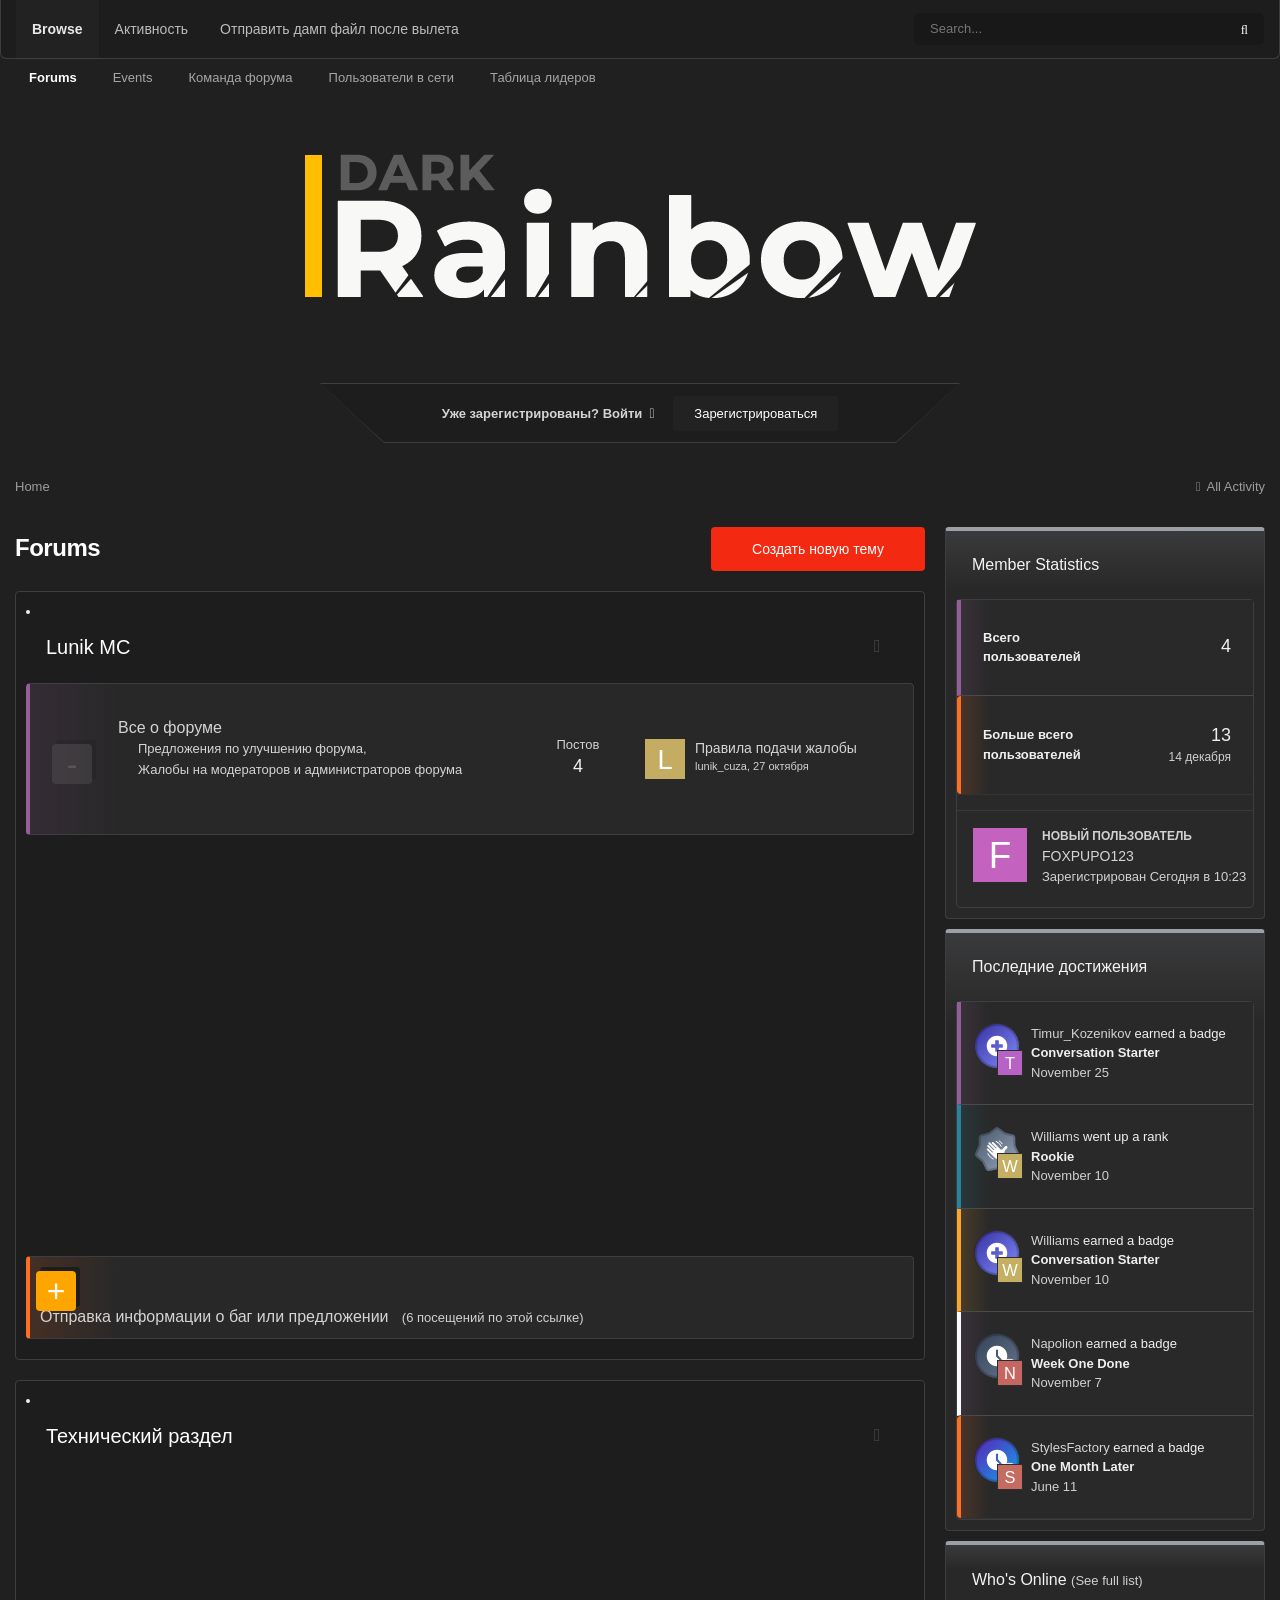
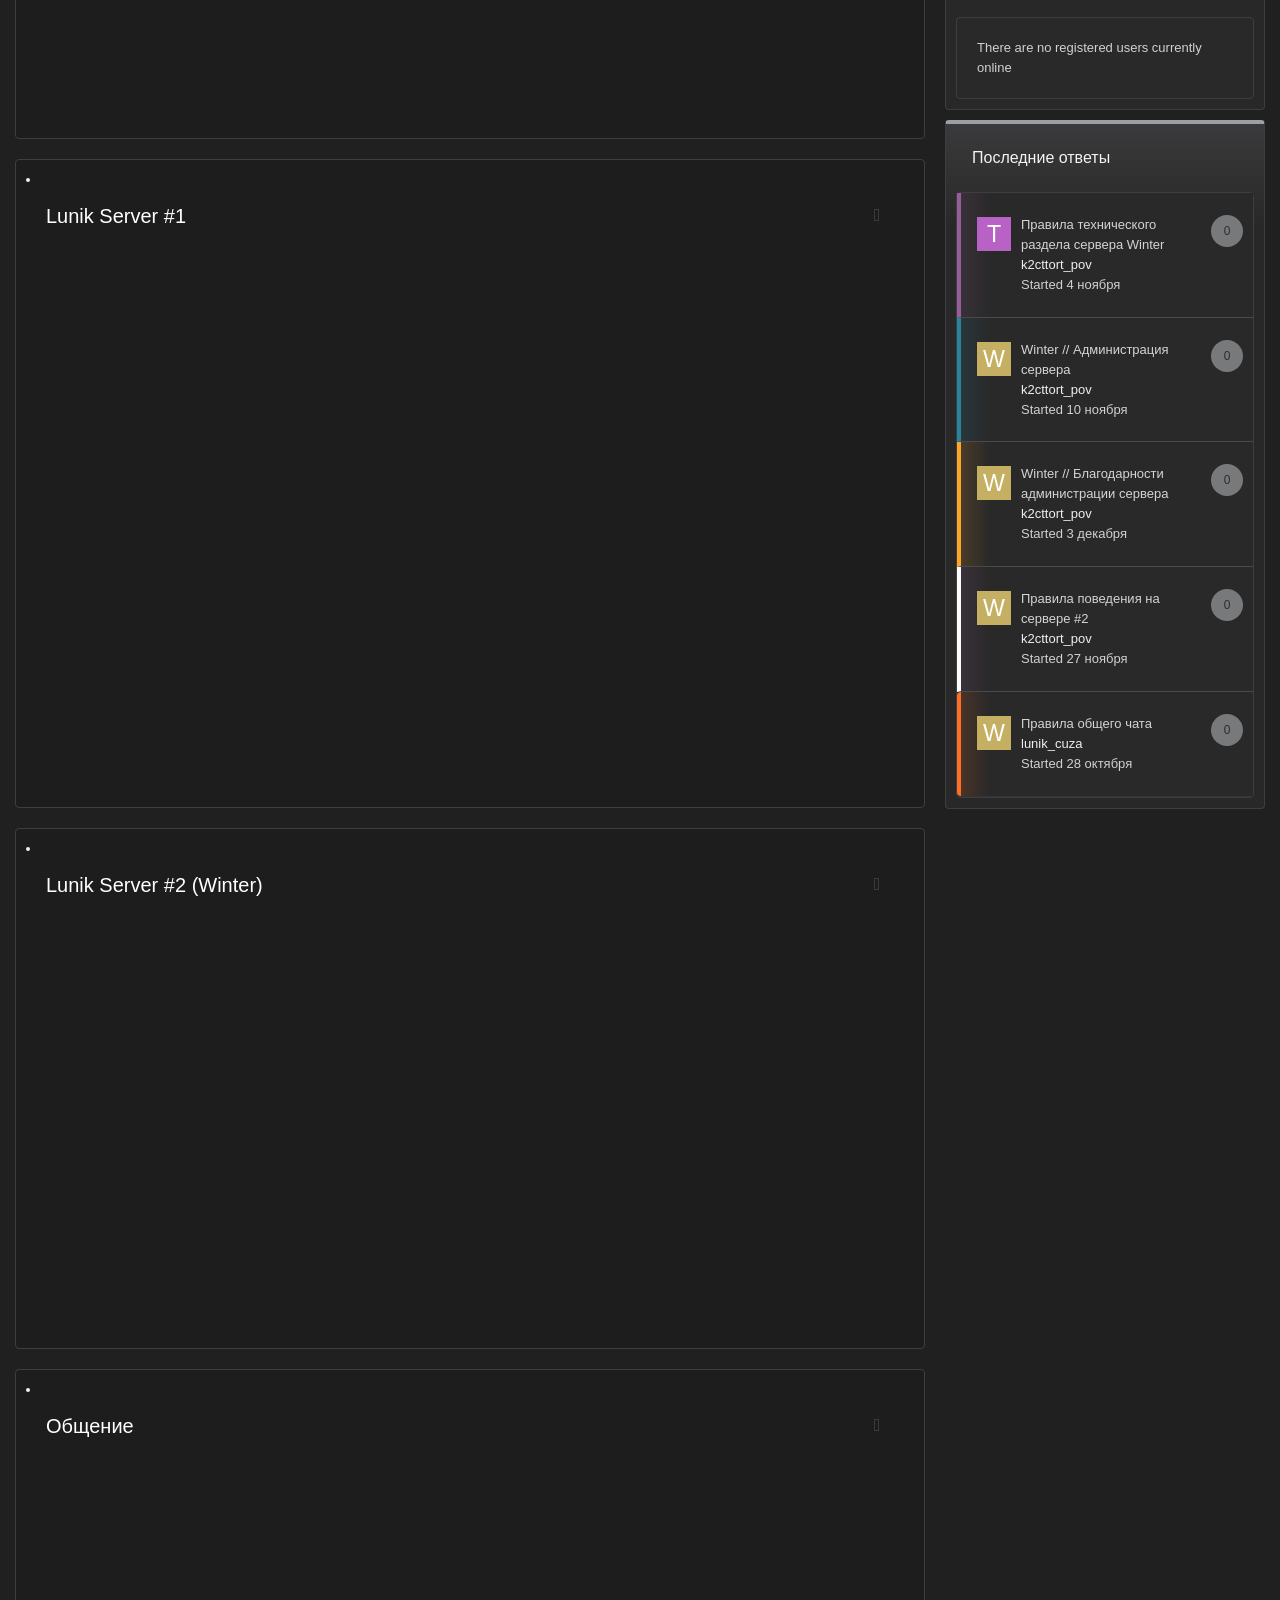
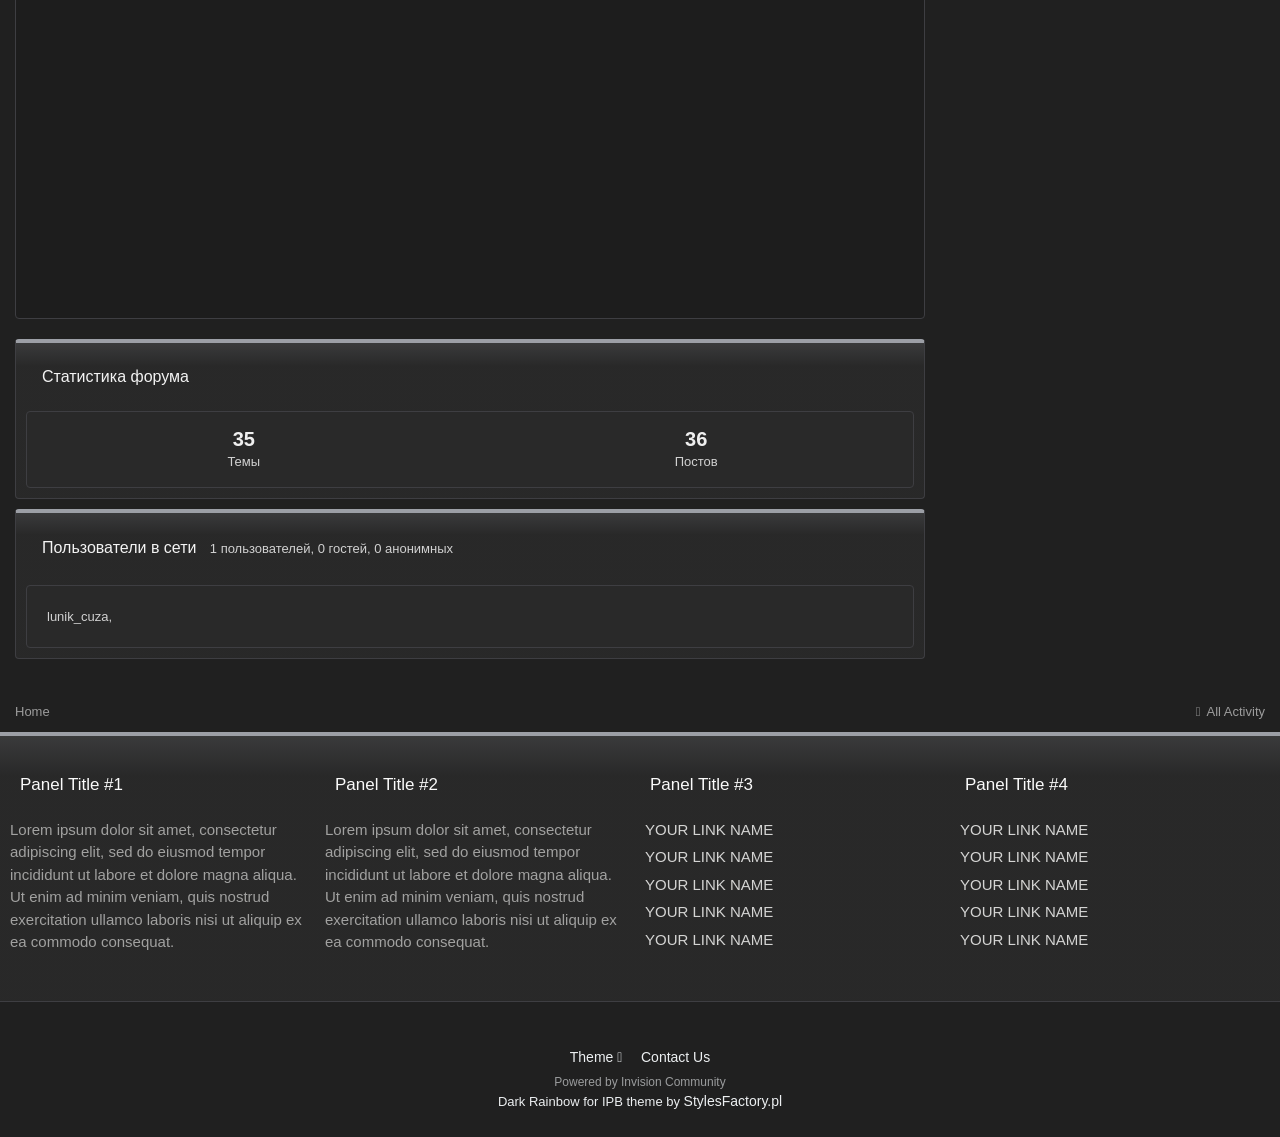
<file: index.html>
<!DOCTYPE html>
<!-- saved from url=(0029)https://ipb.stylesfactory.pl/ -->
<html lang="en-US" dir="ltr"><head><meta http-equiv="Content-Type" content="text/html; charset=UTF-8">
		
        
		<title>Forums - Lunik MC</title>
		
		
		
		

	<meta name="viewport" content="width=device-width, initial-scale=1">


	
	


	<meta name="twitter:card" content="summary">



	
		
			
				<meta property="og:title" content="Invision Community Demo for StylesFactory.pl">
			
		
	

	
		
			
				<meta property="og:type" content="website">
			
		
	

	
		
			
				<meta property="og:url" content="https://ipb.stylesfactory.pl/index.php?app=forums&amp;module=forums&amp;controller=index">
			
		
	

	
		
			
				<meta property="og:site_name" content="Invision Community Demo for StylesFactory.pl">
			
		
	

	
		
			
				<meta property="og:locale" content="en_US">
			
		
	


	
		<link rel="canonical" href="https://ipb.stylesfactory.pl/index.php?app=forums&amp;module=forums&amp;controller=index">
	




<link rel="manifest" href="https://ipb.stylesfactory.pl/index.php?app=core&amp;module=system&amp;controller=metatags&amp;do=manifest">
<meta name="msapplication-config" content="https://ipb.stylesfactory.pl/index.php?app=core&amp;module=system&amp;controller=metatags&amp;do=iebrowserconfig">
<meta name="msapplication-starturl" content="/">
<meta name="application-name" content="Invision Community Demo for StylesFactory.pl">
<meta name="apple-mobile-web-app-title" content="Invision Community Demo for StylesFactory.pl">

	<meta name="theme-color" content="#f8f9f9">










<link rel="preload" href="https://ipb.stylesfactory.pl/applications/core/interface/font/fontawesome-webfont.woff2?v=4.7.0" as="font" crossorigin="anonymous">
		


	
		<link href="./Forums - Lunik MC_files/css" rel="stylesheet" referrerpolicy="origin">
	



	<link rel="stylesheet" href="./Forums - Lunik MC_files/341e4a57816af3ba440d891ca87450ff_framework.css" media="all">

	<link rel="stylesheet" href="./Forums - Lunik MC_files/05e81b71abe4f22d6eb8d1a929494829_responsive.css" media="all">

	<link rel="stylesheet" href="./Forums - Lunik MC_files/90eb5adf50a8c640f633d47fd7eb1778_core.css" media="all">

	<link rel="stylesheet" href="./Forums - Lunik MC_files/5a0da001ccc2200dc5625c3f3934497d_core_responsive.css" media="all">

	<link rel="stylesheet" href="./Forums - Lunik MC_files/62e269ced0fdab7e30e026f1d30ae516_forums.css" media="all">

	<link rel="stylesheet" href="./Forums - Lunik MC_files/76e62c573090645fb99a15a363d8620e_forums_responsive.css" media="all">





<link rel="stylesheet" href="./Forums - Lunik MC_files/258adbb6e4f3e83cd3b355f84e3fa002_custom.css" media="all">




		
		

      	
       	<link href="./Forums - Lunik MC_files/84c1e40ea0e759e3f1505eb1788ddf3c_aos.css" rel="stylesheet">
        <script src="./Forums - Lunik MC_files/84c1e40ea0e759e3f1505eb1788ddf3c_aos.js.завантаження"></script>
		
        
      	<link rel="preconnect" href="https://fonts.googleapis.com/">
        <link rel="preconnect" href="https://fonts.gstatic.com/" crossorigin="">
        <link href="./Forums - Lunik MC_files/css2" rel="stylesheet">
	</head>
	<body class="ipsApp ipsApp_front ipsJS_has ipsClearfix ipsApp_noTouch ipsLayout_sidebarUsed" data-controller="core.front.core.app" data-message="" data-pageapp="forums" data-pagelocation="front" data-pagemodule="forums" data-pagecontroller="index" data-aos-easing="ease" data-aos-duration="400" data-aos-delay="0">
		
        
      
      
        

		  <a href="https://ipb.stylesfactory.pl/#ipsLayout_mainArea" class="ipsHide" title="Go to main content on this page" accesskey="m">Jump to content</a>
       
		<div id="ipsLayout_header" class="ipsClearfix">
			





          
          	

	<nav data-controller="core.front.core.navBar" class=" ipsResponsive_showDesktop" id="ips_uid_6857_2">
		<div class="ipsNavBar_primary ipsLayout_container ">
			<ul data-role="primaryNavBar" class="ipsClearfix">
				


	
		
		
			
		
		<li class="ipsNavBar_active" data-active="" id="elNavSecondary_1" data-role="navBarItem" data-navapp="core" data-navext="CustomItem" data-originalwidth="81.375">
			
			
				<a href="https://ipb.stylesfactory.pl/" data-navitem-id="1" data-navdefault="" data-active="true">
					Browse<span class="ipsNavBar_active__identifier"></span>
				</a>
			
			
				<ul class="ipsNavBar_secondary " data-role="secondaryNavBar">
					


	
	

	
		
		
			
		
		<li class="ipsNavBar_active" data-active="" id="elNavSecondary_10" data-role="navBarItem" data-navapp="forums" data-navext="Forums" data-originalwidth="82.75">
			
			
				<a href="https://ipb.stylesfactory.pl/index.php?app=forums&amp;module=forums&amp;controller=index" data-navitem-id="10" data-navdefault="">
					Forums<span class="ipsNavBar_active__identifier"></span>
				</a>
			
			
		</li>
	
	

	
		
		
		<li id="elNavSecondary_11" data-role="navBarItem" data-navapp="calendar" data-navext="Calendar" data-originalwidth="76.3594">
			
			
				<a href="https://ipb.stylesfactory.pl/index.php?app=calendar&amp;module=calendar&amp;controller=view" data-navitem-id="11">
					Events<span class="ipsNavBar_active__identifier"></span>
				</a>
			
			
		</li>
	
	

	
	

	
		
		
		<li id="elNavSecondary_13" data-role="navBarItem" data-navapp="core" data-navext="StaffDirectory" data-originalwidth="66.1875">
			
			
				<a href="https://ipb.stylesfactory.pl/index.php?app=core&amp;module=staffdirectory&amp;controller=directory" data-navitem-id="13">
					Команда форума<span class="ipsNavBar_active__identifier"></span>
				</a>
			
			
		</li>
	
	

	
		
		
		<li id="elNavSecondary_14" data-role="navBarItem" data-navapp="core" data-navext="OnlineUsers" data-originalwidth="112.391">
			
			
				<a href="https://ipb.stylesfactory.pl/index.php?app=core&amp;module=online&amp;controller=online" data-navitem-id="14">
					Пользователи в сети<span class="ipsNavBar_active__identifier"></span>
				</a>
			
			
		</li>
	
	

	
		
		
		<li id="elNavSecondary_15" data-role="navBarItem" data-navapp="core" data-navext="Leaderboard" data-originalwidth="116">
			
			
				<a href="https://ipb.stylesfactory.pl/index.php?app=core&amp;module=discover&amp;controller=popular&amp;tab=leaderboard" data-navitem-id="15">
					Таблица лидеров<span class="ipsNavBar_active__identifier"></span>
				</a>
			
			
		</li>
	
	

					<li class="ipsHide" id="elNavigationMore_1" data-role="navMore" style="">
						<a href="https://ipb.stylesfactory.pl/#" data-ipsmenu="" data-ipsmenu-appendto="#elNavigationMore_1" id="elNavigationMore_1_dropdown">More <i class="fa fa-caret-down"></i></a>
						<ul class="ipsHide ipsMenu ipsMenu_auto" id="elNavigationMore_1_dropdown_menu" data-role="moreDropdown"></ul>
					</li>
				</ul>
			
		</li>
	
	

	
		
		
		<li id="elNavSecondary_2" data-role="navBarItem" data-navapp="core" data-navext="CustomItem" data-originalwidth="80.25">
			
			
				<a href="https://ipb.stylesfactory.pl/index.php?app=core&amp;module=discover&amp;controller=streams" data-navitem-id="2">
					Активность<span class="ipsNavBar_active__identifier"></span>
				</a>
			
			
				<ul class="ipsNavBar_secondary ipsHide" data-role="secondaryNavBar">
					


	
		
		
		<li id="elNavSecondary_4" data-role="navBarItem" data-navapp="core" data-navext="AllActivity">
			
			
				<a href="https://ipb.stylesfactory.pl/index.php?app=core&amp;module=discover&amp;controller=streams" data-navitem-id="4">
					All Activity<span class="ipsNavBar_active__identifier"></span>
				</a>
			
			
		</li>
	
	

	
	

	
	

	
	

	
		
		
		<li id="elNavSecondary_8" data-role="navBarItem" data-navapp="core" data-navext="Search">
			
			
				<a href="https://ipb.stylesfactory.pl/index.php?app=core&amp;module=search&amp;controller=search" data-navitem-id="8">
					Search<span class="ipsNavBar_active__identifier"></span>
				</a>
			
			
		</li>
	
	

	
	

					<li class="ipsHide" id="elNavigationMore_2" data-role="navMore">
						<a href="https://ipb.stylesfactory.pl/#" data-ipsmenu="" data-ipsmenu-appendto="#elNavigationMore_2" id="elNavigationMore_2_dropdown">More <i class="fa fa-caret-down"></i></a>
						<ul class="ipsHide ipsMenu ipsMenu_auto" id="elNavigationMore_2_dropdown_menu" data-role="moreDropdown"></ul>
					</li>
				</ul>
			
		</li>
	
	

	
		
		
		<li id="elNavSecondary_16" data-role="navBarItem" data-navapp="core" data-navext="CustomItem" data-originalwidth="114.844">
			
			
				<a href="https://ipb.stylesfactory.pl/index.php?app=forums&amp;module=forums&amp;controller=index" data-navitem-id="16">
					Отправить дамп файл после вылета<span class="ipsNavBar_active__identifier"></span>
				</a>
			
			
		</li>
	
	

				<li class="ipsHide" id="elNavigationMore" data-role="navMore" style="">
					<a href="https://ipb.stylesfactory.pl/#" data-ipsmenu="" data-ipsmenu-appendto="#elNavigationMore" id="elNavigationMore_dropdown">More</a>
					<ul class="ipsNavBar_secondary ipsHide" data-role="secondaryNavBar">
						<li class="ipsHide" id="elNavigationMore_more" data-role="navMore">
							<a href="https://ipb.stylesfactory.pl/#" data-ipsmenu="" data-ipsmenu-appendto="#elNavigationMore_more" id="elNavigationMore_more_dropdown">More <i class="fa fa-caret-down"></i></a>
							<ul class="ipsHide ipsMenu ipsMenu_auto" id="elNavigationMore_more_dropdown_menu" data-role="moreDropdown"></ul>
						</li>
					</ul>
				</li>
			</ul>
			

	<div id="elSearchWrapper">
		<div id="elSearch" data-controller="core.front.core.quickSearch">
			<form accept-charset="utf-8" action="https://ipb.stylesfactory.pl/index.php?app=core&amp;module=search&amp;controller=search&amp;do=quicksearch" method="post">
                <input type="search" id="elSearchField" placeholder="Search..." name="q" autocomplete="off" aria-label="Search">
                <details class="cSearchFilter">
                    <summary class="cSearchFilter__text">Everywhere</summary>
                    <ul class="cSearchFilter__menu">
                        
                        <li><label><input type="radio" name="type" value="all" checked=""><span class="cSearchFilter__menuText">Everywhere</span></label></li>
                        
                        
                            <li><label><input type="radio" name="type" value="core_statuses_status"><span class="cSearchFilter__menuText">Status Updates</span></label></li>
                        
                            <li><label><input type="radio" name="type" value="forums_topic"><span class="cSearchFilter__menuText">Topics</span></label></li>
                        
                            <li><label><input type="radio" name="type" value="calendar_event"><span class="cSearchFilter__menuText">Events</span></label></li>
                        
                            <li><label><input type="radio" name="type" value="core_members"><span class="cSearchFilter__menuText">Members</span></label></li>
                        
                    </ul>
                </details>
				<button class="cSearchSubmit" type="submit" aria-label="Search"><i class="fa fa-search"></i></button>
			</form>
		</div>
	</div>

          <div></div>
		</div>
	</nav>

			
<ul id="elMobileNav" class="ipsResponsive_hideDesktop" data-controller="core.front.core.mobileNav">
	
	
	
	<li>
		<a data-action="defaultStream" href="https://ipb.stylesfactory.pl/index.php?app=core&amp;module=discover&amp;controller=streams"><i class="fa fa-newspaper-o" aria-hidden="true"></i></a>
	</li>

	

	
		<li class="ipsJS_show">
			<a href="https://ipb.stylesfactory.pl/index.php?app=core&amp;module=search&amp;controller=search"><i class="fa fa-search"></i></a>
		</li>
	
  
	
<ul class="ipsMobileHamburger ipsList_reset ipsResponsive_hideDesktop">
	<li data-ipsdrawer="" data-ipsdrawer-drawerelem="#elMobileDrawer">
		<a href="https://ipb.stylesfactory.pl/#">
			
			
				
			
			
			
			<i class="fa fa-navicon"></i>
		</a>
	</li>
</ul>

</ul>
			<header>
				<div class="ipsLayout_container">
					


<a href="https://ipb.stylesfactory.pl/" id="elLogo" accesskey="1"><img src="./Forums - Lunik MC_files/logo.png.e7b40e1ed0e1832b7db9caba56c14acd.png" alt="Invision Community Demo for StylesFactory.pl"></a>

				</div>
               <div class="flex center ubar">
                <div>
                  
                      

	<ul id="elUserNav" class="ipsList_inline cSignedOut ipsResponsive_showDesktop">
		
        
		
        
        
            
            <li id="elSignInLink">
                <a href="https://ipb.stylesfactory.pl/index.php?app=core&amp;module=system&amp;controller=login" data-ipsmenu-closeonclick="false" data-ipsmenu="" id="elUserSignIn">
                    Уже зарегистрированы? Войти &nbsp;<i class="fa fa-caret-down"></i>
                </a>
                
<div id="elUserSignIn_menu" class="ipsMenu ipsMenu_auto ipsHide">
	<form accept-charset="utf-8" method="post" action="https://ipb.stylesfactory.pl/index.php?app=core&amp;module=system&amp;controller=login">
		<input type="hidden" name="csrfKey" value="8e774232bb824ec593a5e2ca86b9cdb5">
		<input type="hidden" name="ref" value="aHR0cHM6Ly9pcGIuc3R5bGVzZmFjdG9yeS5wbC8=">
		<div data-role="loginForm">
			
			
			
				
<div class="ipsPad ipsForm ipsForm_vertical">
	<h4 class="ipsType_sectionHead">Войти</h4>
	<br><br>
	<ul class="ipsList_reset">
		<li class="ipsFieldRow ipsFieldRow_noLabel ipsFieldRow_fullWidth">
			
			
				<input type="email" placeholder="Email Address" name="auth" autocomplete="email">
			
		</li>
		<li class="ipsFieldRow ipsFieldRow_noLabel ipsFieldRow_fullWidth">
			<input type="password" placeholder="Password" name="password" autocomplete="current-password">
		</li>
		<li class="ipsFieldRow ipsFieldRow_checkbox ipsClearfix">
			<span class="ipsCustomInput">
				<input type="checkbox" name="remember_me" id="remember_me_checkbox" value="1" checked="" aria-checked="true">
				<span></span>
			</span>
			<div class="ipsFieldRow_content">
				<label class="ipsFieldRow_label" for="remember_me_checkbox">Запомнить</label>
				<span class="ipsFieldRow_desc">Not recommended on shared computers</span>
			</div>
		</li>
		<li class="ipsFieldRow ipsFieldRow_fullWidth">
			<button type="submit" name="_processLogin" value="usernamepassword" class="ipsButton ipsButton_primary ipsButton_small" id="elSignIn_submit">Войти в аккаунт</button>
			
				<p class="ipsType_right ipsType_small">
					
						<a href="https://ipb.stylesfactory.pl/index.php?app=core&amp;module=system&amp;controller=lostpass" data-ipsdialog="" data-ipsdialog-title="Forgot your password?">
					
					Я забыл пароль</a>
				</p>
			
		</li>
	</ul>
</div>
			
		</div>
	</form>
</div>
            </li>
            
        
		
			<li>
				
					<a href="https://ipb.stylesfactory.pl/index.php?app=core&amp;module=system&amp;controller=register" data-ipsdialog="" data-ipsdialog-size="narrow" data-ipsdialog-title="Sign Up" id="elRegisterButton" class="ipsButton ipsButton_normal ipsButton_primary">Зарегистрироваться</a>
				
			</li>
		
	</ul>

                  
                </div>
              </div>
		 </header>
		</div>
		<main id="ipsLayout_body" class="ipsLayout_container">
        
        <!-- THEME SLIDER -->
        
        <!-- THEME SLIDER END -->  
          
		<!-- CONTENT DISPLAY -->
        
        <!-- CONTENT DISPLAY END -->
         
			<div id="ipsLayout_contentArea">
				<div id="ipsLayout_contentWrapper">
					
<nav class="ipsBreadcrumb ipsBreadcrumb_top ipsFaded_withHover">
	

	<ul class="ipsList_inline ipsPos_right">
		
		<li>
			<a data-action="defaultStream" class="ipsType_light " href="https://ipb.stylesfactory.pl/index.php?app=core&amp;module=discover&amp;controller=streams"><i class="fa fa-newspaper-o" aria-hidden="true"></i> <span>All Activity</span></a>
		</li>
		
	</ul>

	<ul data-role="breadcrumbList">
		<li>
			<a title="Home" href="https://ipb.stylesfactory.pl/">
				<span>Home</span>
			</a>
		</li>
		
		
	</ul>
</nav>
                    <div class="cyrk">
                      
                      <div id="ipsLayout_mainArea">
                          
                          
                          
                          

	




                          

<div class="ipsPageHeader ipsClearfix ipsMargin_bottom cForumHeader ipsHeaderButtons ipsFlex ipsFlex-ai:center ipsFlex-jc:between">
	<h1 class="ipsType_pageTitle ipsFlex-flex:11 ipsType_break">
		Forums
	</h1>
	
		<ul class="ipsToolList ipsToolList_horizontal ipsClearfix sm:ipsPos_none sm:ipsMargin:none ipsFlex-flex:00">
			<li class="ipsToolList_primaryAction ipsResponsive_hidePhone">
				<a class="ipsButton ipsButton_medium ipsButton_important" href="https://ipb.stylesfactory.pl/index.php?app=forums&amp;module=forums&amp;controller=forums&amp;do=add" data-ipsdialog="" data-ipsdialog-size="narrow" data-ipsdialog-title="Select Forum">Создать новую тему</a>
			</li>
			

		</ul>
	
</div>
<ul class="ipsToolList ipsToolList_horizontal ipsResponsive_hideDesktop ipsResponsive_hideTablet ipsResponsive_block ipsClearfix">
	



<li class="ipsToolList_primaryAction ipsResponsive_hideTablet">
	<a class="ipsButton ipsButton_medium ipsButton_important ipsButton_fullWidth" href="https://ipb.stylesfactory.pl/index.php?app=forums&amp;module=forums&amp;controller=forums&amp;do=add" rel="nofollow" data-ipsdialog="" data-ipsdialog-size="narrow" data-ipsdialog-title="Select Forum">Start new topic</a>
</li>



</ul>

<section>

						
					</ol>
				
			</li>
			
		
			
			<li data-categoryid="1" class="cForumRow ipsBox ipsSpacer_bottom ipsResponsive_pull">
				<h2 class="ipsType_sectionTitle ipsType_reset cForumTitle">
					<a href="https://ipb.stylesfactory.pl/#" class="ipsPos_right ipsJS_show ipsType_noUnderline cForumToggle" data-action="toggleCategory" data-ipstooltip="" title="Toggle this category"></a>
					<a href="https://ipb.stylesfactory.pl/index.php?app=forums&amp;module=forums&amp;controller=forums&amp;id=9">Lunik MC</a>
				</h2>
				
					<ol class="ipsDataList ipsDataList_large ipsDataList_zebra" data-role="forums">
						
							




	<li data-aos="fade-right" class="cForumRow ipsDataItem ipsDataItem_responsivePhoto ipsClearfix aos-init aos-animate" data-forumid="10">
		<div class="ipsDataItem_icon ipsDataItem_category">
			
			
			
				
					
						<span class="ipsItemStatus ipsItemStatus_large cForumIcon_normal ipsItemStatus_read">
							<i class="fa fa-comments"></i>
						</span>
					
				
			
		</div>
		<div class="ipsDataItem_main">
			<h4 class="ipsDataItem_title ipsType_break">
				
					<a href="https://ipb.stylesfactory.pl/index.php?app=forums&amp;module=forums&amp;controller=forums&amp;id=10">Все о форуме</a>
				
				
			</h4>
			
				<ul class="ipsDataItem_subList ipsList_inline">
					
						<li class="">
							<a href="https://ipb.stylesfactory.pl/index.php?app=forums&amp;module=forums&amp;controller=forums&amp;id=13">Предложения по улучшению форума</a>
						</li>
					
						<li class="">
							<a href="https://ipb.stylesfactory.pl/index.php?app=forums&amp;module=forums&amp;controller=forums&amp;id=14">Жалобы на модераторов и администраторов форума</a>
						</li>
					
				</ul>
			
			
				



<div class="ipsType_richText ipsDataItem_meta ipsContained" data-controller="core.front.core.lightboxedImages">
<p>
	&nbsp;
</p>

</div>

			
		</div>
		
			<div class="ipsDataItem_stats ipsDataItem_statsLarge">
				
					<dl>
						
						<dt class="ipsDataItem_stats_number">4</dt>
						<dd class="ipsDataItem_stats_type ipsType_light"> постов</dd>
					</dl>
				
				
			</div>
			<ul class="ipsDataItem_lastPoster ipsDataItem_withPhoto">
				
					<li>


	<a href="https://ipb.stylesfactory.pl/index.php?app=core&amp;module=members&amp;controller=profile&amp;id=12" rel="nofollow" data-ipshover="" data-ipshover-width="370" data-ipshover-target="https://ipb.stylesfactory.pl/index.php?app=core&amp;module=members&amp;controller=profile&amp;id=12&amp;do=hovercard" class="ipsUserPhoto ipsUserPhoto_tiny" title="Go to Williams&#39;s profile">
		<img src="Forums - Lunik MC_files\useradmin-1.svg" alt="Williams" loading="lazy">
	</a>
</li>
					<li class="ipsDataItem_lastPoster__title"><a href="https://ipb.stylesfactory.pl/index.php?app=forums&amp;module=forums&amp;controller=topic&amp;id=9" title="BEST RP">Правила подачи жалобы</a></li>
					<li class="ipsType_light ipsType_blendLinks">
						
							


<a href="https://ipb.stylesfactory.pl/index.php?app=core&amp;module=members&amp;controller=profile&amp;id=12" rel="nofollow" data-ipshover="" data-ipshover-width="370" data-ipshover-target="https://ipb.stylesfactory.pl/index.php?app=core&amp;module=members&amp;controller=profile&amp;id=12&amp;do=hovercard&amp;referrer=https%253A%252F%252Fipb.stylesfactory.pl%252F" title="Go to Williams&#39;s profile" class="ipsType_break">lunik_cuza</a>, 
						
						
							<a href="https://ipb.stylesfactory.pl/index.php?app=forums&amp;module=forums&amp;controller=topic&amp;id=9" title="Go to last post"><time datetime="2022-11-10T02:09:59Z" title="11/10/22 02:09  AM" data-short="Nov 10">27 октября</time></a>
						
					</li>
				
			</ul>	
		
		
	</li>

<!-- SF EDIT -->


	<li data-aos="fade-right" class="cForumRow ipsDataItem ipsDataItem_responsivePhoto ipsClearfix aos-init aos-animate" data-forumid="10">
		<div class="ipsDataItem_icon ipsDataItem_category">
			
			
			
				
					
						<span class="ipsItemStatus ipsItemStatus_large cForumIcon_normal ipsItemStatus_read">
							<i class="fa fa-comments"></i>
						</span>
					
				
			
		</div>
		<div class="ipsDataItem_main">
			<h4 class="ipsDataItem_title ipsType_break">
				
					<a href="https://ipb.stylesfactory.pl/index.php?app=forums&amp;module=forums&amp;controller=forums&amp;id=10">Специальный раздел</a>
				
				
			</h4>
			
				<ul class="ipsDataItem_subList ipsList_inline">
					
						<li class="">
							<a href="https://ipb.stylesfactory.pl/index.php?app=forums&amp;module=forums&amp;controller=forums&amp;id=13">Жалобы на Гл. Адм.</a>
						</li>
					
						<li class="">
							<a href="https://ipb.stylesfactory.pl/index.php?app=forums&amp;module=forums&amp;controller=forums&amp;id=14">Заявления на разбан</a>
						</li>
					
				</ul>
			
			
				



<div class="ipsType_richText ipsDataItem_meta ipsContained" data-controller="core.front.core.lightboxedImages">
<p>
	&nbsp;
</p>

</div>

			
		</div>
		
			<div class="ipsDataItem_stats ipsDataItem_statsLarge">
				
					<dl>
						
						<dt class="ipsDataItem_stats_number">3</dt>
						<dd class="ipsDataItem_stats_type ipsType_light"> постов</dd>
					</dl>
				
				
			</div>
			<ul class="ipsDataItem_lastPoster ipsDataItem_withPhoto">
				
					<li>


	<a href="https://ipb.stylesfactory.pl/index.php?app=core&amp;module=members&amp;controller=profile&amp;id=12" rel="nofollow" data-ipshover="" data-ipshover-width="370" data-ipshover-target="https://ipb.stylesfactory.pl/index.php?app=core&amp;module=members&amp;controller=profile&amp;id=12&amp;do=hovercard" class="ipsUserPhoto ipsUserPhoto_tiny" title="Go to Williams&#39;s profile">
		<img src="Forums - Lunik MC_files\useradmin-1.svg" alt="Williams" loading="lazy">
	</a>
</li>
					<li class="ipsDataItem_lastPoster__title"><a href="https://ipb.stylesfactory.pl/index.php?app=forums&amp;module=forums&amp;controller=topic&amp;id=9" title="BEST RP">Заявления</a></li>
					<li class="ipsType_light ipsType_blendLinks">
						
							


<a href="https://ipb.stylesfactory.pl/index.php?app=core&amp;module=members&amp;controller=profile&amp;id=12" rel="nofollow" data-ipshover="" data-ipshover-width="370" data-ipshover-target="https://ipb.stylesfactory.pl/index.php?app=core&amp;module=members&amp;controller=profile&amp;id=12&amp;do=hovercard&amp;referrer=https%253A%252F%252Fipb.stylesfactory.pl%252F" title="Go to Williams&#39;s profile" class="ipsType_break">lunik_cuza</a>, 
						
						
							<a href="https://ipb.stylesfactory.pl/index.php?app=forums&amp;module=forums&amp;controller=topic&amp;id=9" title="Go to last post"><time datetime="2022-11-10T02:09:59Z" title="11/10/22 02:09  AM" data-short="Nov 10">27 октября</time></a>
						
					</li>
				
			</ul>	
		
		
	</li>

<!-- SF EDIT -->




						
							




	<li data-aos="fade-right" class="cForumRow ipsDataItem ipsDataItem_responsivePhoto ipsClearfix aos-init aos-animate" data-forumid="11">
		<div class="ipsDataItem_icon ipsDataItem_category">
			
			
			
				
					
						<span class="ipsItemStatus ipsItemStatus_large cForumIcon_normal ipsItemStatus_read">
							<i class="fa fa-comments"></i>
						</span>
					
				
			
		</div>
		<div class="ipsDataItem_main">
			<h4 class="ipsDataItem_title ipsType_break">
				
					<a href="https://ipb.stylesfactory.pl/index.php?app=forums&amp;module=forums&amp;controller=forums&amp;id=11">Разблокировка</a>
				
				
			</h4>
			
			
				



<div class="ipsType_richText ipsDataItem_meta ipsContained" data-controller="core.front.core.lightboxedImages">
<p>
	&nbsp;
</p>

</div>

			
		</div>
		
			<div class="ipsDataItem_stats ipsDataItem_statsLarge">
				
					<dl>
						
						<dt class="ipsDataItem_stats_number">3</dt>
						<dd class="ipsDataItem_stats_type ipsType_light">постов</dd>
					</dl>
				
				
			</div>
			<ul class="ipsDataItem_lastPoster ipsDataItem_withPhoto">
				
					<li>


	<a href="https://ipb.stylesfactory.pl/index.php?app=core&amp;module=members&amp;controller=profile&amp;id=3" rel="nofollow" data-ipshover="" data-ipshover-width="370" data-ipshover-target="https://ipb.stylesfactory.pl/index.php?app=core&amp;module=members&amp;controller=profile&amp;id=3&amp;do=hovercard" class="ipsUserPhoto ipsUserPhoto_tiny" title="Go to TestName&#39;s profile">
		<img src="Forums - Lunik MC_files\useradmin-1.svg" alt="TestName" loading="lazy">
	</a>
</li>
					<li class="ipsDataItem_lastPoster__title"><a href="https://ipb.stylesfactory.pl/index.php?app=forums&amp;module=forums&amp;controller=topic&amp;id=4" title="test">Заявления</a></li>
					<li class="ipsType_light ipsType_blendLinks">
						
							 


<a href="https://ipb.stylesfactory.pl/index.php?app=core&amp;module=members&amp;controller=profile&amp;id=3" rel="nofollow" data-ipshover="" data-ipshover-width="370" data-ipshover-target="https://ipb.stylesfactory.pl/index.php?app=core&amp;module=members&amp;controller=profile&amp;id=3&amp;do=hovercard&amp;referrer=https%253A%252F%252Fipb.stylesfactory.pl%252F" title="Go to TestName&#39;s profile" class="ipsType_break">lunik_cuza</a>, 
						
						
							<a href="https://ipb.stylesfactory.pl/index.php?app=forums&amp;module=forums&amp;controller=topic&amp;id=4" title="Go to last post"><time datetime="2022-05-26T09:09:14Z" title="05/26/22 09:09  AM" data-short="May 26">14 ноября</time></a>
						
					</li>
				
			</ul>	
		
		
	</li>

<!-- SF EDIT -->

			
							




	<li data-aos="fade-right" class="cForumRow ipsDataItem ipsDataItem_responsivePhoto ipsClearfix aos-init aos-animate" data-forumid="11">
		<div class="ipsDataItem_icon ipsDataItem_category">
			
			
			
				
					
						<span class="ipsItemStatus ipsItemStatus_large cForumIcon_normal ipsItemStatus_read">
							<i class="fa fa-comments"></i>
						</span>
					
				
			
		</div>
		<div class="ipsDataItem_main">
			<h4 class="ipsDataItem_title ipsType_break">
				
					<a href="https://ipb.stylesfactory.pl/index.php?app=forums&amp;module=forums&amp;controller=forums&amp;id=11">Помощь</a>
				
				
			</h4>

				
			</h4>
			
				<ul class="ipsDataItem_subList ipsList_inline">
					
						<li class="">
							<a href="https://ipb.stylesfactory.pl/index.php?app=forums&amp;module=forums&amp;controller=forums&amp;id=13">Восстановление паролей форумных аккаунтов</a>
						</li>
			
			
				



<div class="ipsType_richText ipsDataItem_meta ipsContained" data-controller="core.front.core.lightboxedImages">
<p>
	&nbsp;
</p>

</div>

			
		</div>
		
			<div class="ipsDataItem_stats ipsDataItem_statsLarge">
				
					<dl>
						
						<dt class="ipsDataItem_stats_number">6</dt>
						<dd class="ipsDataItem_stats_type ipsType_light">постов</dd>
					</dl>
				
				
			</div>
			<ul class="ipsDataItem_lastPoster ipsDataItem_withPhoto">
				
					<li>


	<a href="https://ipb.stylesfactory.pl/index.php?app=core&amp;module=members&amp;controller=profile&amp;id=3" rel="nofollow" data-ipshover="" data-ipshover-width="370" data-ipshover-target="https://ipb.stylesfactory.pl/index.php?app=core&amp;module=members&amp;controller=profile&amp;id=3&amp;do=hovercard" class="ipsUserPhoto ipsUserPhoto_tiny" title="Go to TestName&#39;s profile">
		<img src="Forums - Lunik MC_files\useradmin-1.svg" alt="TestName" loading="lazy">
	</a>
</li>
					<li class="ipsDataItem_lastPoster__title"><a href="https://ipb.stylesfactory.pl/index.php?app=forums&amp;module=forums&amp;controller=topic&amp;id=4" title="test">Как восстановить данные для входа в форумный аккаунт</a></li>
					<li class="ipsType_light ipsType_blendLinks">
						
							 


<a href="https://ipb.stylesfactory.pl/index.php?app=core&amp;module=members&amp;controller=profile&amp;id=3" rel="nofollow" data-ipshover="" data-ipshover-width="370" data-ipshover-target="https://ipb.stylesfactory.pl/index.php?app=core&amp;module=members&amp;controller=profile&amp;id=3&amp;do=hovercard&amp;referrer=https%253A%252F%252Fipb.stylesfactory.pl%252F" title="Go to TestName&#39;s profile" class="ipsType_break">lunik_cuza</a>, 
						
						
							<a href="https://ipb.stylesfactory.pl/index.php?app=forums&amp;module=forums&amp;controller=topic&amp;id=4" title="Go to last post"><time datetime="2022-05-26T09:09:14Z" title="05/26/22 09:09  AM" data-short="May 26">28 октября</time></a>
						
					</li>
				
			</ul>	
		
		
	</li>

<!-- SF EDIT -->

<li class="cForumRow lkForumRow ipsDataItem  lkForumRow_blank" data-forumID="17">
<div class="lkForumRow_icon">
<span class='ipsItemStatus ipsItemStatus_large cForumIcon_redirect '>
<i class='fa fa-arrow-right'></i>
</span>
</div>
<div class="lkForumRow_main">
<h4 class="ipsDataItem_title ipsType_large ipsType_break">
<a href="https://forum.madnessprovince.cc/index.php?/forum/17-%D0%BE%D1%84%D0%B8%D1%86%D0%B8%D0%B0%D0%BB%D1%8C%D0%BD%D1%8B%D0%B9-telegram-%D0%BA%D0%B0%D0%BD%D0%B0%D0%BB/">Отправка информации о баг или предложении</a>
&nbsp;&nbsp;<span class='ipsType_light ipsType_medium'>(6 посещений по этой ссылке)</span>
</h4>
<div class="ipsDataItem_meta ipsType_richText ipsType_light"></div>
</div>

<!-- SF EDIT -->



						
					</ol>
				
			</li>
			
		
			
			<li data-categoryid="15" class="cForumRow ipsBox ipsSpacer_bottom ipsResponsive_pull">
				<h2 class="ipsType_sectionTitle ipsType_reset cForumTitle">
					<a href="https://ipb.stylesfactory.pl/#" class="ipsPos_right ipsJS_show ipsType_noUnderline cForumToggle" data-action="toggleCategory" data-ipstooltip="" title="Toggle this category"></a>
					<a href="https://ipb.stylesfactory.pl/index.php?app=forums&amp;module=forums&amp;controller=forums&amp;id=15">Технический раздел</a>
				</h2>
				
					<ol class="ipsDataList ipsDataList_large ipsDataList_zebra" data-role="forums">
						
							



<li data-aos="fade-right" class="cForumRow ipsDataItem ipsDataItem_responsivePhoto ipsClearfix aos-init aos-animate" data-forumid="11">
		<div class="ipsDataItem_icon ipsDataItem_category">
			
			
			
				
					
						<span class="ipsItemStatus ipsItemStatus_large cForumIcon_normal ipsItemStatus_read">
							<i class="fa fa-comments"></i>
						</span>
					
				
			
		</div>
		<div class="ipsDataItem_main">
			<h4 class="ipsDataItem_title ipsType_break">
				
					<a href="https://ipb.stylesfactory.pl/index.php?app=forums&amp;module=forums&amp;controller=forums&amp;id=11">Технический раздел (Lunik Server #1)</a>
				
				
			</h4>
			
			
				



<div class="ipsType_richText ipsDataItem_meta ipsContained" data-controller="core.front.core.lightboxedImages">
<p>
	&nbsp;
</p>

</div>

			
		</div>
		
			<div class="ipsDataItem_stats ipsDataItem_statsLarge">
				
					<dl>
						
						<dt class="ipsDataItem_stats_number">1</dt>
						<dd class="ipsDataItem_stats_type ipsType_light">постов</dd>
					</dl>
				
				
			</div>
			<ul class="ipsDataItem_lastPoster ipsDataItem_withPhoto">
				
					<li>


	<a href="https://ipb.stylesfactory.pl/index.php?app=core&amp;module=members&amp;controller=profile&amp;id=3" rel="nofollow" data-ipshover="" data-ipshover-width="370" data-ipshover-target="https://ipb.stylesfactory.pl/index.php?app=core&amp;module=members&amp;controller=profile&amp;id=3&amp;do=hovercard" class="ipsUserPhoto ipsUserPhoto_tiny" title="Go to TestName&#39;s profile">
		<img src="Forums - Lunik MC_files\useradmin-1.svg" alt="TestName" loading="lazy">
	</a>
</li>
					<li class="ipsDataItem_lastPoster__title"><a href="https://ipb.stylesfactory.pl/index.php?app=forums&amp;module=forums&amp;controller=topic&amp;id=4" title="test">Правила технического раздела</a></li>
					<li class="ipsType_light ipsType_blendLinks">
						
							 


<a href="https://ipb.stylesfactory.pl/index.php?app=core&amp;module=members&amp;controller=profile&amp;id=3" rel="nofollow" data-ipshover="" data-ipshover-width="370" data-ipshover-target="https://ipb.stylesfactory.pl/index.php?app=core&amp;module=members&amp;controller=profile&amp;id=3&amp;do=hovercard&amp;referrer=https%253A%252F%252Fipb.stylesfactory.pl%252F" title="Go to TestName&#39;s profile" class="ipsType_break">lunik_cuza</a>, 
						
						
							<a href="https://ipb.stylesfactory.pl/index.php?app=forums&amp;module=forums&amp;controller=topic&amp;id=4" title="Go to last post"><time datetime="2022-05-26T09:09:14Z" title="05/26/22 09:09  AM" data-short="May 26">4 ноября</time></a>
						
					</li>
				
			</ul>	
		
		
	</li>

<!-- SF EDIT -->

<li data-aos="fade-right" class="cForumRow ipsDataItem ipsDataItem_responsivePhoto ipsClearfix aos-init aos-animate" data-forumid="11">
		<div class="ipsDataItem_icon ipsDataItem_category">
			
			
			
				
					
						<span class="ipsItemStatus ipsItemStatus_large cForumIcon_normal ipsItemStatus_read">
							<i class="fa fa-comments"></i>
						</span>
					
				
			
		</div>
		<div class="ipsDataItem_main">
			<h4 class="ipsDataItem_title ipsType_break">
				
					<a href="https://ipb.stylesfactory.pl/index.php?app=forums&amp;module=forums&amp;controller=forums&amp;id=11">Технический раздел Lunik Server #2 (Winter)</a>
				
				
			</h4>
			
			
				



<div class="ipsType_richText ipsDataItem_meta ipsContained" data-controller="core.front.core.lightboxedImages">
<p>
	&nbsp;
</p>

</div>

			
		</div>
		
			<div class="ipsDataItem_stats ipsDataItem_statsLarge">
				
					<dl>
						
						<dt class="ipsDataItem_stats_number">1</dt>
						<dd class="ipsDataItem_stats_type ipsType_light">постов</dd>
					</dl>
				
				
			</div>
			<ul class="ipsDataItem_lastPoster ipsDataItem_withPhoto">
				
					<li>


	<a href="https://ipb.stylesfactory.pl/index.php?app=core&amp;module=members&amp;controller=profile&amp;id=3" rel="nofollow" data-ipshover="" data-ipshover-width="370" data-ipshover-target="https://ipb.stylesfactory.pl/index.php?app=core&amp;module=members&amp;controller=profile&amp;id=3&amp;do=hovercard" class="ipsUserPhoto ipsUserPhoto_tiny" title="Go to TestName&#39;s profile">
		<img src="Forums - Lunik MC_files\userlogo-2.svg" alt="TestName" loading="lazy">
	</a>
</li>
					<li class="ipsDataItem_lastPoster__title"><a href="https://ipb.stylesfactory.pl/index.php?app=forums&amp;module=forums&amp;controller=topic&amp;id=4" title="test">Правила технического раздела сервера Winter</a></li>
					<li class="ipsType_light ipsType_blendLinks">
						
							 


<a href="https://ipb.stylesfactory.pl/index.php?app=core&amp;module=members&amp;controller=profile&amp;id=3" rel="nofollow" data-ipshover="" data-ipshover-width="370" data-ipshover-target="https://ipb.stylesfactory.pl/index.php?app=core&amp;module=members&amp;controller=profile&amp;id=3&amp;do=hovercard&amp;referrer=https%253A%252F%252Fipb.stylesfactory.pl%252F" title="Go to TestName&#39;s profile" class="ipsType_break">k2cttort_pov</a>, 
						
						
							<a href="https://ipb.stylesfactory.pl/index.php?app=forums&amp;module=forums&amp;controller=topic&amp;id=4" title="Go to last post"><time datetime="2022-05-26T09:09:14Z" title="05/26/22 09:09  AM" data-short="May 26">4 ноября</time></a>
						
					</li>
				
			</ul>	
		
		
	</li>


<!-- SF EDIT -->


						
					</ol>
				
			</li>
			
		
			
			<li data-categoryid="15" class="cForumRow ipsBox ipsSpacer_bottom ipsResponsive_pull">
				<h2 class="ipsType_sectionTitle ipsType_reset cForumTitle">
					<a href="https://ipb.stylesfactory.pl/#" class="ipsPos_right ipsJS_show ipsType_noUnderline cForumToggle" data-action="toggleCategory" data-ipstooltip="" title="Toggle this category"></a>
					<a href="https://ipb.stylesfactory.pl/index.php?app=forums&amp;module=forums&amp;controller=forums&amp;id=15">Lunik Server #1</a>
				</h2>
				
					<ol class="ipsDataList ipsDataList_large ipsDataList_zebra" data-role="forums">
						
							



<li data-aos="fade-right" class="cForumRow ipsDataItem ipsDataItem_responsivePhoto ipsClearfix aos-init aos-animate" data-forumid="11">
		<div class="ipsDataItem_icon ipsDataItem_category">
			
			
			
				
					
						<span class="ipsItemStatus ipsItemStatus_large cForumIcon_normal ipsItemStatus_read">
							<i class="fa fa-comments"></i>
						</span>
					
				
			
		</div>
		<div class="ipsDataItem_main">
			<h4 class="ipsDataItem_title ipsType_break">
				
					<a href="https://ipb.stylesfactory.pl/index.php?app=forums&amp;module=forums&amp;controller=forums&amp;id=11">Серверные правила</a>
				
				
			</h4>
			
			
				



<div class="ipsType_richText ipsDataItem_meta ipsContained" data-controller="core.front.core.lightboxedImages">
<p>
	&nbsp;
</p>

</div>

			
		</div>
		
			<div class="ipsDataItem_stats ipsDataItem_statsLarge">
				
					<dl>
						
						<dt class="ipsDataItem_stats_number">1</dt>
						<dd class="ipsDataItem_stats_type ipsType_light">постов</dd>
					</dl>
				
				
			</div>
			<ul class="ipsDataItem_lastPoster ipsDataItem_withPhoto">
				
					<li>


	<a href="https://ipb.stylesfactory.pl/index.php?app=core&amp;module=members&amp;controller=profile&amp;id=3" rel="nofollow" data-ipshover="" data-ipshover-width="370" data-ipshover-target="https://ipb.stylesfactory.pl/index.php?app=core&amp;module=members&amp;controller=profile&amp;id=3&amp;do=hovercard" class="ipsUserPhoto ipsUserPhoto_tiny" title="Go to TestName&#39;s profile">
		<img src="Forums - Lunik MC_files\useradmin-1.svg" alt="TestName" loading="lazy">
	</a>
</li>
					<li class="ipsDataItem_lastPoster__title"><a href="https://ipb.stylesfactory.pl/index.php?app=forums&amp;module=forums&amp;controller=topic&amp;id=4" title="test">Правила сервера</a></li>
					<li class="ipsType_light ipsType_blendLinks">
						
							 


<a href="https://ipb.stylesfactory.pl/index.php?app=core&amp;module=members&amp;controller=profile&amp;id=3" rel="nofollow" data-ipshover="" data-ipshover-width="370" data-ipshover-target="https://ipb.stylesfactory.pl/index.php?app=core&amp;module=members&amp;controller=profile&amp;id=3&amp;do=hovercard&amp;referrer=https%253A%252F%252Fipb.stylesfactory.pl%252F" title="Go to TestName&#39;s profile" class="ipsType_break">lunik_cuza</a>, 
						
						
							<a href="https://ipb.stylesfactory.pl/index.php?app=forums&amp;module=forums&amp;controller=topic&amp;id=4" title="Go to last post"><time datetime="2022-05-26T09:09:14Z" title="05/26/22 09:09  AM" data-short="May 26">28 октября</time></a>
						
					</li>
				
			</ul>	
		
		
	</li>

	<li data-aos="fade-right" class="cForumRow ipsDataItem ipsDataItem_responsivePhoto ipsClearfix aos-init aos-animate" data-forumid="10">
		<div class="ipsDataItem_icon ipsDataItem_category">
			
			
			
				
					
						<span class="ipsItemStatus ipsItemStatus_large cForumIcon_normal ipsItemStatus_read">
							<i class="fa fa-comments"></i>
						</span>
					
				
			
		</div>
		<div class="ipsDataItem_main">
			<h4 class="ipsDataItem_title ipsType_break">
				
					<a href="https://ipb.stylesfactory.pl/index.php?app=forums&amp;module=forums&amp;controller=forums&amp;id=10">Книга жалоб</a>
				
				
			</h4>
			
				<ul class="ipsDataItem_subList ipsList_inline">
					
						<li class="">
							<a href="https://ipb.stylesfactory.pl/index.php?app=forums&amp;module=forums&amp;controller=forums&amp;id=13">Жалобы на игроков</a>
						</li>
					
						<li class="">
							<a href="https://ipb.stylesfactory.pl/index.php?app=forums&amp;module=forums&amp;controller=forums&amp;id=14">Жалобы на мошенников</a>
						</li>

						<li class="">
							<a href="https://ipb.stylesfactory.pl/index.php?app=forums&amp;module=forums&amp;controller=forums&amp;id=14">Жалобы на администрацию</a>
						</li>
					
				</ul>
			
			
				



<div class="ipsType_richText ipsDataItem_meta ipsContained" data-controller="core.front.core.lightboxedImages">
<p>
	&nbsp;
</p>

</div>

			
		</div>
		
			<div class="ipsDataItem_stats ipsDataItem_statsLarge">
				
					<dl>
						
						<dt class="ipsDataItem_stats_number">7</dt>
						<dd class="ipsDataItem_stats_type ipsType_light"> постов</dd>
					</dl>
				
				
			</div>
			<ul class="ipsDataItem_lastPoster ipsDataItem_withPhoto">
				
					<li>


	<a href="https://ipb.stylesfactory.pl/index.php?app=core&amp;module=members&amp;controller=profile&amp;id=12" rel="nofollow" data-ipshover="" data-ipshover-width="370" data-ipshover-target="https://ipb.stylesfactory.pl/index.php?app=core&amp;module=members&amp;controller=profile&amp;id=12&amp;do=hovercard" class="ipsUserPhoto ipsUserPhoto_tiny" title="Go to Williams&#39;s profile">
		<img src="Forums - Lunik MC_files\useradmin-1.svg" loading="lazy">
	</a>
</li>
					<li class="ipsDataItem_lastPoster__title"><a href="https://ipb.stylesfactory.pl/index.php?app=forums&amp;module=forums&amp;controller=topic&amp;id=9" title="BEST RP">Правила подачи жалоб на администрацию</a></li>
					<li class="ipsType_light ipsType_blendLinks">
						
							


<a href="https://ipb.stylesfactory.pl/index.php?app=core&amp;module=members&amp;controller=profile&amp;id=12" rel="nofollow" data-ipshover="" data-ipshover-width="370" data-ipshover-target="https://ipb.stylesfactory.pl/index.php?app=core&amp;module=members&amp;controller=profile&amp;id=12&amp;do=hovercard&amp;referrer=https%253A%252F%252Fipb.stylesfactory.pl%252F" title="Go to Williams&#39;s profile" class="ipsType_break">lunik_cuza</a>, 
						
						
							<a href="https://ipb.stylesfactory.pl/index.php?app=forums&amp;module=forums&amp;controller=topic&amp;id=9" title="Go to last post"><time datetime="2022-11-10T02:09:59Z" title="11/10/22 02:09  AM" data-short="Nov 10">28 октября</time></a>
						
					</li>
				
			</ul>	
		
		
	</li>

	<!-- SF EDIT -->

<li data-aos="fade-right" class="cForumRow ipsDataItem ipsDataItem_responsivePhoto ipsClearfix aos-init aos-animate" data-forumid="11">
		<div class="ipsDataItem_icon ipsDataItem_category">
			
			
			
				
					
						<span class="ipsItemStatus ipsItemStatus_large cForumIcon_normal ipsItemStatus_read">
							<i class="fa fa-comments"></i>
						</span>
					
				
			
		</div>
		<div class="ipsDataItem_main">
			<h4 class="ipsDataItem_title ipsType_break">
				
					<a href="https://ipb.stylesfactory.pl/index.php?app=forums&amp;module=forums&amp;controller=forums&amp;id=11">Кадровый отдел</a>
				
				
			</h4>
			
			
				



<div class="ipsType_richText ipsDataItem_meta ipsContained" data-controller="core.front.core.lightboxedImages">
<p>
	&nbsp;
</p>

</div>

			
		</div>
		
			<div class="ipsDataItem_stats ipsDataItem_statsLarge">
				
					<dl>
						
						<dt class="ipsDataItem_stats_number">2</dt>
						<dd class="ipsDataItem_stats_type ipsType_light">постов</dd>
					</dl>
				
				
			</div>
			<ul class="ipsDataItem_lastPoster ipsDataItem_withPhoto">
				
					<li>


	<a href="https://ipb.stylesfactory.pl/index.php?app=core&amp;module=members&amp;controller=profile&amp;id=3" rel="nofollow" data-ipshover="" data-ipshover-width="370" data-ipshover-target="https://ipb.stylesfactory.pl/index.php?app=core&amp;module=members&amp;controller=profile&amp;id=3&amp;do=hovercard" class="ipsUserPhoto ipsUserPhoto_tiny" title="Go to TestName&#39;s profile">
		<img src="Forums - Lunik MC_files\useradmin-1.svg" alt="TestName" loading="lazy">
	</a>
</li>
					<li class="ipsDataItem_lastPoster__title"><a href="https://ipb.stylesfactory.pl/index.php?app=forums&amp;module=forums&amp;controller=topic&amp;id=4" title="test">Заявления на пост игрового помощника сервера</a></li>
					<li class="ipsType_light ipsType_blendLinks">
						
							 


<a href="https://ipb.stylesfactory.pl/index.php?app=core&amp;module=members&amp;controller=profile&amp;id=3" rel="nofollow" data-ipshover="" data-ipshover-width="370" data-ipshover-target="https://ipb.stylesfactory.pl/index.php?app=core&amp;module=members&amp;controller=profile&amp;id=3&amp;do=hovercard&amp;referrer=https%253A%252F%252Fipb.stylesfactory.pl%252F" title="Go to TestName&#39;s profile" class="ipsType_break">lunik_cuza</a>, 
						
						
							<a href="https://ipb.stylesfactory.pl/index.php?app=forums&amp;module=forums&amp;controller=topic&amp;id=4" title="Go to last post"><time datetime="2022-05-26T09:09:14Z" title="05/26/22 09:09  AM" data-short="May 26">28 октября</time></a>
						
					</li>
				
			</ul>	
		
		
	</li>


<!-- SF EDIT -->


<li data-aos="fade-right" class="cForumRow ipsDataItem ipsDataItem_responsivePhoto ipsClearfix aos-init aos-animate" data-forumid="11">
		<div class="ipsDataItem_icon ipsDataItem_category">
			
			
			
				
					
						<span class="ipsItemStatus ipsItemStatus_large cForumIcon_normal ipsItemStatus_read">
							<i class="fa fa-comments"></i>
						</span>
					
				
			
		</div>
		<div class="ipsDataItem_main">
			<h4 class="ipsDataItem_title ipsType_break">
				
					<a href="https://ipb.stylesfactory.pl/index.php?app=forums&amp;module=forums&amp;controller=forums&amp;id=11">Отдел информации</a>
				
				
			</h4>
			
			
				



<div class="ipsType_richText ipsDataItem_meta ipsContained" data-controller="core.front.core.lightboxedImages">
<p>
	&nbsp;
</p>

</div>

			
		</div>
		
			<div class="ipsDataItem_stats ipsDataItem_statsLarge">
				
					<dl>
						
						<dt class="ipsDataItem_stats_number">3</dt>
						<dd class="ipsDataItem_stats_type ipsType_light">постов</dd>
					</dl>
				
				
			</div>
			<ul class="ipsDataItem_lastPoster ipsDataItem_withPhoto">
				
					<li>


	<a href="https://ipb.stylesfactory.pl/index.php?app=core&amp;module=members&amp;controller=profile&amp;id=3" rel="nofollow" data-ipshover="" data-ipshover-width="370" data-ipshover-target="https://ipb.stylesfactory.pl/index.php?app=core&amp;module=members&amp;controller=profile&amp;id=3&amp;do=hovercard" class="ipsUserPhoto ipsUserPhoto_tiny" title="Go to TestName&#39;s profile">
		<img src="Forums - Lunik MC_files\useradmin-1.svg" alt="TestName" loading="lazy">
	</a>
</li>
					<li class="ipsDataItem_lastPoster__title"><a href="https://ipb.stylesfactory.pl/index.php?app=forums&amp;module=forums&amp;controller=topic&amp;id=4" title="test">Благодарности администрации</a></li>
					<li class="ipsType_light ipsType_blendLinks">
						
							 


<a href="https://ipb.stylesfactory.pl/index.php?app=core&amp;module=members&amp;controller=profile&amp;id=3" rel="nofollow" data-ipshover="" data-ipshover-width="370" data-ipshover-target="https://ipb.stylesfactory.pl/index.php?app=core&amp;module=members&amp;controller=profile&amp;id=3&amp;do=hovercard&amp;referrer=https%253A%252F%252Fipb.stylesfactory.pl%252F" title="Go to TestName&#39;s profile" class="ipsType_break">lunik_cuza</a>, 
						
						
							<a href="https://ipb.stylesfactory.pl/index.php?app=forums&amp;module=forums&amp;controller=topic&amp;id=4" title="Go to last post"><time datetime="2022-05-26T09:09:14Z" title="05/26/22 09:09  AM" data-short="May 26">28 октября</time></a>
						
					</li>
				
			</ul>	
		
		
	</li>



<!-- SF EDIT -->


						
					</ol>
				
			</li>
			
		
			
			<li data-categoryid="15" class="cForumRow ipsBox ipsSpacer_bottom ipsResponsive_pull">
				<h2 class="ipsType_sectionTitle ipsType_reset cForumTitle">
					<a href="https://ipb.stylesfactory.pl/#" class="ipsPos_right ipsJS_show ipsType_noUnderline cForumToggle" data-action="toggleCategory" data-ipstooltip="" title="Toggle this category"></a>
					<a href="https://ipb.stylesfactory.pl/index.php?app=forums&amp;module=forums&amp;controller=forums&amp;id=15">Lunik Server #2 (Winter)</a>
				</h2>
				
					<ol class="ipsDataList ipsDataList_large ipsDataList_zebra" data-role="forums">
						
							



<li data-aos="fade-right" class="cForumRow ipsDataItem ipsDataItem_responsivePhoto ipsClearfix aos-init aos-animate" data-forumid="11">
		<div class="ipsDataItem_icon ipsDataItem_category">
			
			
			
				
					
						<span class="ipsItemStatus ipsItemStatus_large cForumIcon_normal ipsItemStatus_read">
							<i class="fa fa-comments"></i>
						</span>
					
				
			
		</div>
		<div class="ipsDataItem_main">
			<h4 class="ipsDataItem_title ipsType_break">
				
					<a href="https://ipb.stylesfactory.pl/index.php?app=forums&amp;module=forums&amp;controller=forums&amp;id=11">Правила сервера</a>
				
				
			</h4>
			
			
				



<div class="ipsType_richText ipsDataItem_meta ipsContained" data-controller="core.front.core.lightboxedImages">
<p>
	&nbsp;
</p>

</div>

			
		</div>
		
			<div class="ipsDataItem_stats ipsDataItem_statsLarge">
				
					<dl>
						
						<dt class="ipsDataItem_stats_number">1</dt>
						<dd class="ipsDataItem_stats_type ipsType_light">постов</dd>
					</dl>
				
				
			</div>
			<ul class="ipsDataItem_lastPoster ipsDataItem_withPhoto">
				
					<li>


	<a href="https://ipb.stylesfactory.pl/index.php?app=core&amp;module=members&amp;controller=profile&amp;id=3" rel="nofollow" data-ipshover="" data-ipshover-width="370" data-ipshover-target="https://ipb.stylesfactory.pl/index.php?app=core&amp;module=members&amp;controller=profile&amp;id=3&amp;do=hovercard" class="ipsUserPhoto ipsUserPhoto_tiny" title="Go to TestName&#39;s profile">
		<img src="Forums - Lunik MC_files\userlogo-2.svg" alt="TestName" loading="lazy">
	</a>
</li>
					<li class="ipsDataItem_lastPoster__title"><a href="https://ipb.stylesfactory.pl/index.php?app=forums&amp;module=forums&amp;controller=topic&amp;id=4" title="test">Правила поведения на сервере #2</a></li>
					<li class="ipsType_light ipsType_blendLinks">
						
							 


<a href="https://ipb.stylesfactory.pl/index.php?app=core&amp;module=members&amp;controller=profile&amp;id=3" rel="nofollow" data-ipshover="" data-ipshover-width="370" data-ipshover-target="https://ipb.stylesfactory.pl/index.php?app=core&amp;module=members&amp;controller=profile&amp;id=3&amp;do=hovercard&amp;referrer=https%253A%252F%252Fipb.stylesfactory.pl%252F" title="Go to TestName&#39;s profile" class="ipsType_break">k2cttort_pov</a>, 
						
						
							<a href="https://ipb.stylesfactory.pl/index.php?app=forums&amp;module=forums&amp;controller=topic&amp;id=4" title="Go to last post"><time datetime="2022-05-26T09:09:14Z" title="05/26/22 09:09  AM" data-short="May 26">27 ноября</time></a>
						
					</li>
				
			</ul>	
		
		
	</li>

	<li data-aos="fade-right" class="cForumRow ipsDataItem ipsDataItem_responsivePhoto ipsClearfix aos-init aos-animate" data-forumid="10">
		<div class="ipsDataItem_icon ipsDataItem_category">
			
			
			
				
					
						<span class="ipsItemStatus ipsItemStatus_large cForumIcon_normal ipsItemStatus_read">
							<i class="fa fa-comments"></i>
						</span>
					
				
			
		</div>
		<div class="ipsDataItem_main">
			<h4 class="ipsDataItem_title ipsType_break">
				
					<a href="https://ipb.stylesfactory.pl/index.php?app=forums&amp;module=forums&amp;controller=forums&amp;id=10">Жалобы</a>
				
				
			</h4>
			
				<ul class="ipsDataItem_subList ipsList_inline">
					
						<li class="">
							<a href="https://ipb.stylesfactory.pl/index.php?app=forums&amp;module=forums&amp;controller=forums&amp;id=13">Жалобы на игроков</a>
						</li>
					
						<li class="">
							<a href="https://ipb.stylesfactory.pl/index.php?app=forums&amp;module=forums&amp;controller=forums&amp;id=14">Жалобы на мошенников</a>
						</li>

						<li class="">
							<a href="https://ipb.stylesfactory.pl/index.php?app=forums&amp;module=forums&amp;controller=forums&amp;id=14">Жалобы на администрацию</a>
						</li>
					
				</ul>
			
			
				



<div class="ipsType_richText ipsDataItem_meta ipsContained" data-controller="core.front.core.lightboxedImages">
<p>
	&nbsp;
</p>

</div>

			
		</div>
		
			<div class="ipsDataItem_stats ipsDataItem_statsLarge">
				
					<dl>
						
						<dt class="ipsDataItem_stats_number">0</dt>
						<dd class="ipsDataItem_stats_type ipsType_light"> постов</dd>
					</dl>
				
				
			</div>
			<ul class="ipsDataItem_lastPoster ipsDataItem_withPhoto">
				
					<li>


	<a href="https://ipb.stylesfactory.pl/index.php?app=core&amp;module=members&amp;controller=profile&amp;id=12" rel="nofollow" data-ipshover="" data-ipshover-width="370" data-ipshover-target="https://ipb.stylesfactory.pl/index.php?app=core&amp;module=members&amp;controller=profile&amp;id=12&amp;do=hovercard" class="ipsUserPhoto ipsUserPhoto_tiny" title="Go to Williams&#39;s profile">
		<img src="data:image/svg+xml,%3Csvg%20xmlns%3D%22http%3A%2F%2Fwww.w3.org%2F2000%2Fsvg%22%20viewBox%3D%220%200%201024%201024%22%20style%3D%22background%3A%23c4af62%22%3E%3Cg%3E%3Ctext%20text-anchor%3D%22middle%22%20dy%3D%22.35em%22%20x%3D%22512%22%20y%3D%22512%22%20fill%3D%22%23ffffff%22%20font-size%3D%22700%22%20font-family%3D%22-apple-system%2C%20BlinkMacSystemFont%2C%20Roboto%2C%20Helvetica%2C%20Arial%2C%20sans-serif%22%3EW%3C%2Ftext%3E%3C%2Fg%3E%3C%2Fsvg%3E" alt="Williams" loading="lazy">
	</a>
</li>
					<li class="ipsDataItem_lastPoster__title"><a href="https://ipb.stylesfactory.pl/index.php?app=forums&amp;module=forums&amp;controller=topic&amp;id=9" title="BEST RP">None</a></li>
					<li class="ipsType_light ipsType_blendLinks">
						
							


<a href="https://ipb.stylesfactory.pl/index.php?app=core&amp;module=members&amp;controller=profile&amp;id=12" rel="nofollow" data-ipshover="" data-ipshover-width="370" data-ipshover-target="https://ipb.stylesfactory.pl/index.php?app=core&amp;module=members&amp;controller=profile&amp;id=12&amp;do=hovercard&amp;referrer=https%253A%252F%252Fipb.stylesfactory.pl%252F" title="Go to Williams&#39;s profile" class="ipsType_break">lunik_cuza</a>, 
						
						
							<a href="https://ipb.stylesfactory.pl/index.php?app=forums&amp;module=forums&amp;controller=topic&amp;id=9" title="Go to last post"><time datetime="2022-11-10T02:09:59Z" title="11/10/22 02:09  AM" data-short="Nov 10">28 октября</time></a>
						
					</li>
				
			</ul>	
		
		
	</li>

	<!-- SF EDIT -->


<li data-aos="fade-right" class="cForumRow ipsDataItem ipsDataItem_responsivePhoto ipsClearfix aos-init aos-animate" data-forumid="11">
		<div class="ipsDataItem_icon ipsDataItem_category">
			
			
			
				
					
						<span class="ipsItemStatus ipsItemStatus_large cForumIcon_normal ipsItemStatus_read">
							<i class="fa fa-comments"></i>
						</span>
					
				
			
		</div>
		<div class="ipsDataItem_main">
			<h4 class="ipsDataItem_title ipsType_break">
				
					<a href="https://ipb.stylesfactory.pl/index.php?app=forums&amp;module=forums&amp;controller=forums&amp;id=11">Отдел информации</a>
				
				
			</h4>
			
			
				



<div class="ipsType_richText ipsDataItem_meta ipsContained" data-controller="core.front.core.lightboxedImages">
<p>
	&nbsp;
</p>

</div>

			
		</div>
		
			<div class="ipsDataItem_stats ipsDataItem_statsLarge">
				
					<dl>
						
						<dt class="ipsDataItem_stats_number">2</dt>
						<dd class="ipsDataItem_stats_type ipsType_light">постов</dd>
					</dl>
				
				
			</div>
			<ul class="ipsDataItem_lastPoster ipsDataItem_withPhoto">
				
					<li>


	<a href="https://ipb.stylesfactory.pl/index.php?app=core&amp;module=members&amp;controller=profile&amp;id=3" rel="nofollow" data-ipshover="" data-ipshover-width="370" data-ipshover-target="https://ipb.stylesfactory.pl/index.php?app=core&amp;module=members&amp;controller=profile&amp;id=3&amp;do=hovercard" class="ipsUserPhoto ipsUserPhoto_tiny" title="Go to TestName&#39;s profile">
		<img src="Forums - Lunik MC_files\userlogo-2.svg" alt="TestName" loading="lazy">
	</a>
</li>
					<li class="ipsDataItem_lastPoster__title"><a href="https://ipb.stylesfactory.pl/index.php?app=forums&amp;module=forums&amp;controller=topic&amp;id=4" title="test">Winter // Благодарности администрации сервера</a></li>
					<li class="ipsType_light ipsType_blendLinks">
						
							 


<a href="https://ipb.stylesfactory.pl/index.php?app=core&amp;module=members&amp;controller=profile&amp;id=3" rel="nofollow" data-ipshover="" data-ipshover-width="370" data-ipshover-target="https://ipb.stylesfactory.pl/index.php?app=core&amp;module=members&amp;controller=profile&amp;id=3&amp;do=hovercard&amp;referrer=https%253A%252F%252Fipb.stylesfactory.pl%252F" title="Go to TestName&#39;s profile" class="ipsType_break">k2cttort_pov</a>, 
						
						
							<a href="https://ipb.stylesfactory.pl/index.php?app=forums&amp;module=forums&amp;controller=topic&amp;id=4" title="Go to last post"><time datetime="2022-05-26T09:09:14Z" title="05/26/22 09:09  AM" data-short="May 26">3 декабря</time></a>
						
					</li>
				
			</ul>	
		
		
	</li>


<!-- SF EDIT -->

	</ol>
				
			</li>
			
		
			
			<li data-categoryid="15" class="cForumRow ipsBox ipsSpacer_bottom ipsResponsive_pull">
				<h2 class="ipsType_sectionTitle ipsType_reset cForumTitle">
					<a href="https://ipb.stylesfactory.pl/#" class="ipsPos_right ipsJS_show ipsType_noUnderline cForumToggle" data-action="toggleCategory" data-ipstooltip="" title="Toggle this category"></a>
					<a href="https://ipb.stylesfactory.pl/index.php?app=forums&amp;module=forums&amp;controller=forums&amp;id=15">Общение</a>
				</h2>
				
					<ol class="ipsDataList ipsDataList_large ipsDataList_zebra" data-role="forums">
						
							



<li data-aos="fade-right" class="cForumRow ipsDataItem ipsDataItem_responsivePhoto ipsClearfix aos-init aos-animate" data-forumid="11">
		<div class="ipsDataItem_icon ipsDataItem_category">
			
			
			
				
					
						<span class="ipsItemStatus ipsItemStatus_large cForumIcon_normal ipsItemStatus_read">
							<i class="fa fa-comments"></i>
						</span>
					
				
			
		</div>
		<div class="ipsDataItem_main">
			<h4 class="ipsDataItem_title ipsType_break">
				
					<a href="https://ipb.stylesfactory.pl/index.php?app=forums&amp;module=forums&amp;controller=forums&amp;id=11">Форумный чат</a>
				
				
			</h4>
			
			
				



<div class="ipsType_richText ipsDataItem_meta ipsContained" data-controller="core.front.core.lightboxedImages">
<p>
	&nbsp;
</p>

</div>

			
		</div>
		
			<div class="ipsDataItem_stats ipsDataItem_statsLarge">
				
					<dl>
						
						<dt class="ipsDataItem_stats_number">2</dt>
						<dd class="ipsDataItem_stats_type ipsType_light">постов</dd>
					</dl>
				
				
			</div>
			<ul class="ipsDataItem_lastPoster ipsDataItem_withPhoto">
				
					<li>


	<a href="https://ipb.stylesfactory.pl/index.php?app=core&amp;module=members&amp;controller=profile&amp;id=3" rel="nofollow" data-ipshover="" data-ipshover-width="370" data-ipshover-target="https://ipb.stylesfactory.pl/index.php?app=core&amp;module=members&amp;controller=profile&amp;id=3&amp;do=hovercard" class="ipsUserPhoto ipsUserPhoto_tiny" title="Go to TestName&#39;s profile">
		<img src="Forums - Lunik MC_files\useradmin-1.svg" alt="TestName" loading="lazy">
	</a>
</li>
					<li class="ipsDataItem_lastPoster__title"><a href="https://ipb.stylesfactory.pl/index.php?app=forums&amp;module=forums&amp;controller=topic&amp;id=4" title="test">Правила общего чата</a></li>
					<li class="ipsType_light ipsType_blendLinks">
						
							 


<a href="https://ipb.stylesfactory.pl/index.php?app=core&amp;module=members&amp;controller=profile&amp;id=3" rel="nofollow" data-ipshover="" data-ipshover-width="370" data-ipshover-target="https://ipb.stylesfactory.pl/index.php?app=core&amp;module=members&amp;controller=profile&amp;id=3&amp;do=hovercard&amp;referrer=https%253A%252F%252Fipb.stylesfactory.pl%252F" title="Go to TestName&#39;s profile" class="ipsType_break">lunik_cuza</a>, 
						
						
							<a href="https://ipb.stylesfactory.pl/index.php?app=forums&amp;module=forums&amp;controller=topic&amp;id=4" title="Go to last post"><time datetime="2022-05-26T09:09:14Z" title="05/26/22 09:09  AM" data-short="May 26">28 октября</time></a>
						
					</li>
				
			</ul>	
		
		
	</li>

	<!-- SF EDIT -->



						
							




	<li data-aos="fade-right" class="cForumRow ipsDataItem ipsDataItem_responsivePhoto  ipsClearfix" data-forumID="12">
		<div class="ipsDataItem_icon ipsDataItem_category">
			
			
			
				
					
						<span class='ipsItemStatus ipsItemStatus_large cForumIcon_normal ipsItemStatus_read' 



>
							<i class="fa fa-comments"></i>
						</span>
					
				
			
		</div>
		<div class="ipsDataItem_main">
			<h4 class="ipsDataItem_title ipsType_break">
				
					<a href="https://ipb.stylesfactory.pl/index.php?app=forums&amp;module=forums&amp;controller=forums&amp;id=12">Форумные игры</a>
				
				
			</h4>
			
			
				



<div class='ipsType_richText ipsDataItem_meta ipsContained' data-controller='core.front.core.lightboxedImages' >
<p>
	
</p>

</div>

			
		</div>
		
			<div class="ipsDataItem_stats ipsDataItem_statsLarge">
				
				
			</div>
			<ul class="ipsDataItem_lastPoster ipsDataItem_withPhoto">
				
					<li class='ipsType_light ipsResponsive_showDesktop'>Сообщений пока нет</li>
				
			</ul>	
		
		
	</li>
						
		
	<!-- SF EDIT -->



						
							




	<li data-aos="fade-right" class="cForumRow ipsDataItem ipsDataItem_responsivePhoto  ipsClearfix" data-forumID="12">
		<div class="ipsDataItem_icon ipsDataItem_category">
			
			
			
				
					
						<span class='ipsItemStatus ipsItemStatus_large cForumIcon_normal ipsItemStatus_read' 



>
							<i class="fa fa-comments"></i>
						</span>
					
				
			
		</div>
		<div class="ipsDataItem_main">
			<h4 class="ipsDataItem_title ipsType_break">
				
					<a href="https://ipb.stylesfactory.pl/index.php?app=forums&amp;module=forums&amp;controller=forums&amp;id=12">Видеоролики</a>
				
				
			</h4>
			
			
				



<div class='ipsType_richText ipsDataItem_meta ipsContained' data-controller='core.front.core.lightboxedImages' >
<p>
	
</p>

</div>

			
		</div>
		
			<div class="ipsDataItem_stats ipsDataItem_statsLarge">
				
				
			</div>
			<ul class="ipsDataItem_lastPoster ipsDataItem_withPhoto">
				
					<li class='ipsType_light ipsResponsive_showDesktop'>Сообщений пока нет</li>
				
			</ul>	
		
		
	</li>
						
		
	<!-- SF EDIT -->



						
							




	<li data-aos="fade-right" class="cForumRow ipsDataItem ipsDataItem_responsivePhoto  ipsClearfix" data-forumID="12">
		<div class="ipsDataItem_icon ipsDataItem_category">
			
			
			
				
					
						<span class='ipsItemStatus ipsItemStatus_large cForumIcon_normal ipsItemStatus_read' 



>
							<i class="fa fa-comments"></i>
						</span>
					
				
			
		</div>
		<div class="ipsDataItem_main">
			<h4 class="ipsDataItem_title ipsType_break">
				
					<a href="https://ipb.stylesfactory.pl/index.php?app=forums&amp;module=forums&amp;controller=forums&amp;id=12">Графика</a>
				
				
			</h4>
			
			
				



<div class='ipsType_richText ipsDataItem_meta ipsContained' data-controller='core.front.core.lightboxedImages' >
<p>
	
</p>

</div>

			
		</div>
		
			<div class="ipsDataItem_stats ipsDataItem_statsLarge">
				
				
			</div>
			<ul class="ipsDataItem_lastPoster ipsDataItem_withPhoto">
				
					<li class='ipsType_light ipsResponsive_showDesktop'>Сообщений пока нет</li>
				
			</ul>	
		
		
	</li>





						
					</ol>
				
			</li>
			
		
		
	</ol>
</section>
                          


	<div class="cWidgetContainer " data-role="widgetReceiver" data-orientation="horizontal" data-widgetarea="footer">
		<ul class="ipsList_reset">
			
				
					
					<li class="ipsWidget ipsWidget_horizontal ipsBox  " data-blockid="app_forums_forumStatistics_vfqfz576v" data-blockconfig="true" data-blocktitle="Forum Statistics" data-blockerrormessage="This block cannot be shown. This could be because it needs configuring, is unable to show on this page, or will show after reloading this page." data-controller="core.front.widgets.block">
<h3 class="ipsType_reset ipsWidget_title">Статистика форума</h3>
<div class="ipsWidget_inner">
	
		<div class="ipsGrid ipsGrid_collapsePhone ipsWidget_stats">
			<div class="ipsGrid_span6 ipsType_center">
				<span class="ipsType_large ipsWidget_statsCount">35</span><br>
				<span class="ipsType_light ipsType_medium">Темы</span>
			</div>
			<div class="ipsGrid_span6 ipsType_center">
				<span class="ipsType_large ipsWidget_statsCount">36</span><br>
				<span class="ipsType_light ipsType_medium">Постов</span>
			</div>
		</div>
	
</div></li>
				
					
					<li class="ipsWidget ipsWidget_horizontal ipsBox  " data-blockid="app_core_activeUsers_3hxr7f0sg" data-blockconfig="true" data-blocktitle="Recently Browsing" data-blockerrormessage="This block cannot be shown. This could be because it needs configuring, is unable to show on this page, or will show after reloading this page." data-controller="core.front.widgets.block">
<div data-controller="core.front.core.onlineUsersWidget">
    <h3 class="ipsType_reset ipsWidget_title">
        
            Пользователи в сети
        
        
        &nbsp;&nbsp;<span class="ipsType_light ipsType_unbold ipsType_medium" data-membercount="0">1 пользователей, 0 гостей, 0 анонимных</span>
        
    </h3>
    <div class="ipsWidget_inner ipsPad">
        <ul class="ipsList_inline ipsList_csv ipsList_noSpacing ipsType_normal">
            
                <li class="ipsType_reset ipsType_medium ipsType_light" data-noneonline="">lunik_cuza,</li>
            
        </ul>
        
    </div>
</div></li>
				
			
		</ul>
	</div>

                      </div>
                      


	<div id="ipsLayout_sidebar" class="ipsLayout_sidebarright " data-controller="core.front.widgets.sidebar">
		
		
		
		


	<div class="cWidgetContainer " data-role="widgetReceiver" data-orientation="vertical" data-widgetarea="sidebar">
		<ul class="ipsList_reset">
			
				
					
					<li class="ipsWidget ipsWidget_vertical ipsBox  " data-blockid="app_core_stats_jp2t1qjbf" data-blockconfig="true" data-blocktitle="Member Statistics" data-blockerrormessage="This block cannot be shown. This could be because it needs configuring, is unable to show on this page, or will show after reloading this page." data-controller="core.front.widgets.block">
<h3 class="ipsType_reset ipsWidget_title">Member Statistics</h3>
<div class="ipsWidget_inner">
	
		<div class="ipsPad_half">
			<ul class="ipsDataList">
				<li class="ipsDataItem">
					<div class="ipsDataItem_main ipsPos_middle">
						<strong>Всего пользователей</strong>
					</div>
					<div class="ipsDataItem_stats ipsDataItem_statsLarge">
						<span class="ipsDataItem_stats_number">4</span>
					</div>
				</li>
				<li class="ipsDataItem">
					<div class="ipsDataItem_main ipsPos_middle">
						<strong>Больше всего пользователей</strong>
					</div>
					<div class="ipsDataItem_stats ipsDataItem_statsLarge">
						<span class="ipsDataItem_stats_number">13</span><br>
						<span class="ipsType_light ipsType_small"><time datetime="2022-05-18T21:58:24Z" title="05/18/22 09:58  PM" data-short="May 18">14 декабря</time></span>
					</div>
				</li>
			</ul>
			<hr class="ipsHr">
			
				<div class="ipsClearfix ipsPadding_bottom">
					<div class="ipsPos_left ipsType_center cNewestMember">
						


	<a href="https://ipb.stylesfactory.pl/index.php?app=core&amp;module=members&amp;controller=profile&amp;id=13" rel="nofollow" data-ipshover="" data-ipshover-width="370" data-ipshover-target="https://ipb.stylesfactory.pl/index.php?app=core&amp;module=members&amp;controller=profile&amp;id=13&amp;do=hovercard" class="ipsUserPhoto ipsUserPhoto_small" title="Go to Timur_Kozenikov&#39;s profile">
		<img src="Forums - Lunik MC_files\userlogo-5.svg" alt="Timur_Kozenikov" loading="lazy">
	</a>

					</div>
					<div class="ipsWidget_latestItem">
						<strong class="ipsType_minorHeading">Новый пользователь</strong><br>
						<span class="ipsType_normal">


<a href="https://ipb.stylesfactory.pl/index.php?app=core&amp;module=members&amp;controller=profile&amp;id=13" rel="nofollow" data-ipshover="" data-ipshover-width="370" data-ipshover-target="https://ipb.stylesfactory.pl/index.php?app=core&amp;module=members&amp;controller=profile&amp;id=13&amp;do=hovercard&amp;referrer=https%253A%252F%252Fipb.stylesfactory.pl%252F" title="Go to Timur_Kozenikov&#39;s profile" class="ipsType_break">FOXPUPO123</a></span><br>
						<span class="ipsType_medium ipsType_light">Зарегистрирован <time datetime="2022-11-25T18:30:08Z" title="11/25/22 06:30  PM" data-short="Nov 25">Сегодня в 10:23</time></span>
					</div>
				</div>
			
		</div>
	
</div></li>
				
					
					<li class="ipsWidget ipsWidget_vertical ipsBox  " data-blockid="app_core_achievements_vl2zbmfwz" data-blockconfig="true" data-blocktitle="Recent Achievements" data-blockerrormessage="This block cannot be shown. This could be because it needs configuring, is unable to show on this page, or will show after reloading this page." data-controller="core.front.widgets.block">


<h3 class="ipsType_reset ipsWidget_title">Последние достижения</h3>

<div class="ipsPad_half ipsWidget_inner">
	<ul class="ipsDataList ipsDataList_reducedSpacing">
		
			<li class="ipsDataItem">
				
					<div class="ipsDataItem_icon ipsPos_top">
						<div class="ipsPos_relative">
							<div class="cAchievementsWidget__badge">

<span class="ipsPos_relative">
    <img src="./Forums - Lunik MC_files/FirstTopic.svg" loading="lazy" alt="Conversation Starter" class="ipsOutline ipsDimension:5" data-ipstooltip="" _title="Conversation Starter">
    
</span></div>
							<div class="cAchievementsWidget__photo">
								


	<a href="https://ipb.stylesfactory.pl/index.php?app=core&amp;module=members&amp;controller=profile&amp;id=13" rel="nofollow" data-ipshover="" data-ipshover-width="370" data-ipshover-target="https://ipb.stylesfactory.pl/index.php?app=core&amp;module=members&amp;controller=profile&amp;id=13&amp;do=hovercard" class="ipsUserPhoto ipsUserPhoto_tinier ipsOutline" title="Go to Timur_Kozenikov&#39;s profile">
		<img src="data:image/svg+xml,%3Csvg%20xmlns%3D%22http%3A%2F%2Fwww.w3.org%2F2000%2Fsvg%22%20viewBox%3D%220%200%201024%201024%22%20style%3D%22background%3A%23b762c4%22%3E%3Cg%3E%3Ctext%20text-anchor%3D%22middle%22%20dy%3D%22.35em%22%20x%3D%22512%22%20y%3D%22512%22%20fill%3D%22%23ffffff%22%20font-size%3D%22700%22%20font-family%3D%22-apple-system%2C%20BlinkMacSystemFont%2C%20Roboto%2C%20Helvetica%2C%20Arial%2C%20sans-serif%22%3ET%3C%2Ftext%3E%3C%2Fg%3E%3C%2Fsvg%3E" alt="Timur_Kozenikov" loading="lazy">
	</a>

							</div>
						</div>
					</div>
					<div class="ipsDataItem_main ipsPadding_left:half">
						


<a href="https://ipb.stylesfactory.pl/index.php?app=core&amp;module=members&amp;controller=profile&amp;id=13" rel="nofollow" data-ipshover="" data-ipshover-width="370" data-ipshover-target="https://ipb.stylesfactory.pl/index.php?app=core&amp;module=members&amp;controller=profile&amp;id=13&amp;do=hovercard&amp;referrer=https%253A%252F%252Fipb.stylesfactory.pl%252Findex.php%253F%252Fforum%252F15-test-31%252F%2526do%253Dadd" title="Go to Timur_Kozenikov&#39;s profile" class="ipsType_break">Timur_Kozenikov</a> earned a badge<br>						
						<strong title="Started a discussion" data-ipstooltip="">Conversation Starter</strong><br>
						<span class="ipsType_light"><time datetime="2022-11-25T18:32:51Z" title="11/25/22 06:32  PM" data-short="Nov 25">November 25</time></span>
					</div>
				
			</li>
		
			<li class="ipsDataItem">
				
					<div class="ipsDataItem_icon ipsPos_top">
						<div class="ipsPos_relative">
							<div class="cAchievementsWidget__badge">
<img src="./Forums - Lunik MC_files/2_Rookie.svg" loading="lazy" alt="Rookie" class="ipsDimension:5" data-ipstooltip="" title="Rank: Rookie (2/14)"></div>
							<div class="cAchievementsWidget__photo">
								


	<a href="https://ipb.stylesfactory.pl/index.php?app=core&amp;module=members&amp;controller=profile&amp;id=12" rel="nofollow" data-ipshover="" data-ipshover-width="370" data-ipshover-target="https://ipb.stylesfactory.pl/index.php?app=core&amp;module=members&amp;controller=profile&amp;id=12&amp;do=hovercard" class="ipsUserPhoto ipsUserPhoto_tinier ipsOutline" title="Go to Williams&#39;s profile">
		<img src="data:image/svg+xml,%3Csvg%20xmlns%3D%22http%3A%2F%2Fwww.w3.org%2F2000%2Fsvg%22%20viewBox%3D%220%200%201024%201024%22%20style%3D%22background%3A%23c4af62%22%3E%3Cg%3E%3Ctext%20text-anchor%3D%22middle%22%20dy%3D%22.35em%22%20x%3D%22512%22%20y%3D%22512%22%20fill%3D%22%23ffffff%22%20font-size%3D%22700%22%20font-family%3D%22-apple-system%2C%20BlinkMacSystemFont%2C%20Roboto%2C%20Helvetica%2C%20Arial%2C%20sans-serif%22%3EW%3C%2Ftext%3E%3C%2Fg%3E%3C%2Fsvg%3E" alt="Williams" loading="lazy">
	</a>

							</div>
						</div>
					</div>
					<div class="ipsDataItem_main ipsPadding_left:half">
						


<a href="https://ipb.stylesfactory.pl/index.php?app=core&amp;module=members&amp;controller=profile&amp;id=12" rel="nofollow" data-ipshover="" data-ipshover-width="370" data-ipshover-target="https://ipb.stylesfactory.pl/index.php?app=core&amp;module=members&amp;controller=profile&amp;id=12&amp;do=hovercard&amp;referrer=https%253A%252F%252Fipb.stylesfactory.pl%252Findex.php%253F%252Fforum%252F15-test-31%252F%2526do%253Dadd" title="Go to Williams&#39;s profile" class="ipsType_break">Williams</a> went up a rank<br>
						<strong>Rookie</strong><br>
						<span class="ipsType_light"><time datetime="2022-11-10T02:38:21Z" title="11/10/22 02:38  AM" data-short="Nov 10">November 10</time></span>
					</div>
				
			</li>
		
			<li class="ipsDataItem">
				
					<div class="ipsDataItem_icon ipsPos_top">
						<div class="ipsPos_relative">
							<div class="cAchievementsWidget__badge">

<span class="ipsPos_relative">
    <img src="./Forums - Lunik MC_files/FirstTopic.svg" loading="lazy" alt="Conversation Starter" class="ipsOutline ipsDimension:5" data-ipstooltip="" title="Conversation Starter">
    
</span></div>
							<div class="cAchievementsWidget__photo">
								


	<a href="https://ipb.stylesfactory.pl/index.php?app=core&amp;module=members&amp;controller=profile&amp;id=12" rel="nofollow" data-ipshover="" data-ipshover-width="370" data-ipshover-target="https://ipb.stylesfactory.pl/index.php?app=core&amp;module=members&amp;controller=profile&amp;id=12&amp;do=hovercard" class="ipsUserPhoto ipsUserPhoto_tinier ipsOutline" title="Go to Williams&#39;s profile">
		<img src="data:image/svg+xml,%3Csvg%20xmlns%3D%22http%3A%2F%2Fwww.w3.org%2F2000%2Fsvg%22%20viewBox%3D%220%200%201024%201024%22%20style%3D%22background%3A%23c4af62%22%3E%3Cg%3E%3Ctext%20text-anchor%3D%22middle%22%20dy%3D%22.35em%22%20x%3D%22512%22%20y%3D%22512%22%20fill%3D%22%23ffffff%22%20font-size%3D%22700%22%20font-family%3D%22-apple-system%2C%20BlinkMacSystemFont%2C%20Roboto%2C%20Helvetica%2C%20Arial%2C%20sans-serif%22%3EW%3C%2Ftext%3E%3C%2Fg%3E%3C%2Fsvg%3E" alt="Williams" loading="lazy">
	</a>

							</div>
						</div>
					</div>
					<div class="ipsDataItem_main ipsPadding_left:half">
						


<a href="https://ipb.stylesfactory.pl/index.php?app=core&amp;module=members&amp;controller=profile&amp;id=12" rel="nofollow" data-ipshover="" data-ipshover-width="370" data-ipshover-target="https://ipb.stylesfactory.pl/index.php?app=core&amp;module=members&amp;controller=profile&amp;id=12&amp;do=hovercard&amp;referrer=https%253A%252F%252Fipb.stylesfactory.pl%252Findex.php%253F%252Fforum%252F15-test-31%252F%2526do%253Dadd" title="Go to Williams&#39;s profile" class="ipsType_break">Williams</a> earned a badge<br>						
						<strong title="Started a discussion" data-ipstooltip="">Conversation Starter</strong><br>
						<span class="ipsType_light"><time datetime="2022-11-10T02:05:09Z" title="11/10/22 02:05  AM" data-short="Nov 10">November 10</time></span>
					</div>
				
			</li>
		
			<li class="ipsDataItem">
				
					<div class="ipsDataItem_icon ipsPos_top">
						<div class="ipsPos_relative">
							<div class="cAchievementsWidget__badge">

<span class="ipsPos_relative">
    <img src="./Forums - Lunik MC_files/SevenDaysRegistered.svg" loading="lazy" alt="Week One Done" class="ipsOutline ipsDimension:5" data-ipstooltip="" title="Week One Done">
    
</span></div>
							<div class="cAchievementsWidget__photo">
								


	<a href="https://ipb.stylesfactory.pl/index.php?app=core&amp;module=members&amp;controller=profile&amp;id=11" rel="nofollow" data-ipshover="" data-ipshover-width="370" data-ipshover-target="https://ipb.stylesfactory.pl/index.php?app=core&amp;module=members&amp;controller=profile&amp;id=11&amp;do=hovercard" class="ipsUserPhoto ipsUserPhoto_tinier ipsOutline" title="Go to Napolion&#39;s profile">
		<img src="data:image/svg+xml,%3Csvg%20xmlns%3D%22http%3A%2F%2Fwww.w3.org%2F2000%2Fsvg%22%20viewBox%3D%220%200%201024%201024%22%20style%3D%22background%3A%23c46662%22%3E%3Cg%3E%3Ctext%20text-anchor%3D%22middle%22%20dy%3D%22.35em%22%20x%3D%22512%22%20y%3D%22512%22%20fill%3D%22%23ffffff%22%20font-size%3D%22700%22%20font-family%3D%22-apple-system%2C%20BlinkMacSystemFont%2C%20Roboto%2C%20Helvetica%2C%20Arial%2C%20sans-serif%22%3EN%3C%2Ftext%3E%3C%2Fg%3E%3C%2Fsvg%3E" alt="Napolion" loading="lazy">
	</a>

							</div>
						</div>
					</div>
					<div class="ipsDataItem_main ipsPadding_left:half">
						


<a href="https://ipb.stylesfactory.pl/index.php?app=core&amp;module=members&amp;controller=profile&amp;id=11" rel="nofollow" data-ipshover="" data-ipshover-width="370" data-ipshover-target="https://ipb.stylesfactory.pl/index.php?app=core&amp;module=members&amp;controller=profile&amp;id=11&amp;do=hovercard&amp;referrer=https%253A%252F%252Fipb.stylesfactory.pl%252Findex.php%253F%252Fforum%252F15-test-31%252F%2526do%253Dadd" title="Go to Napolion&#39;s profile" class="ipsType_break">Napolion</a> earned a badge<br>						
						<strong title="A week since joining" data-ipstooltip="">Week One Done</strong><br>
						<span class="ipsType_light"><time datetime="2022-11-07T03:25:46Z" title="11/07/22 03:25  AM" data-short="Nov 7">November 7</time></span>
					</div>
				
			</li>
		
			<li class="ipsDataItem">
				
					<div class="ipsDataItem_icon ipsPos_top">
						<div class="ipsPos_relative">
							<div class="cAchievementsWidget__badge">

<span class="ipsPos_relative">
    <img src="./Forums - Lunik MC_files/ThirtyDaysRegistered.svg" loading="lazy" alt="One Month Later" class="ipsOutline ipsDimension:5" data-ipstooltip="" title="One Month Later">
    
</span></div>
							<div class="cAchievementsWidget__photo">
								


	<a href="https://ipb.stylesfactory.pl/index.php?app=core&amp;module=members&amp;controller=profile&amp;id=1" rel="nofollow" data-ipshover="" data-ipshover-width="370" data-ipshover-target="https://ipb.stylesfactory.pl/index.php?app=core&amp;module=members&amp;controller=profile&amp;id=1&amp;do=hovercard" class="ipsUserPhoto ipsUserPhoto_tinier ipsOutline" title="Go to StylesFactory&#39;s profile">
		<img src="data:image/svg+xml,%3Csvg%20xmlns%3D%22http%3A%2F%2Fwww.w3.org%2F2000%2Fsvg%22%20viewBox%3D%220%200%201024%201024%22%20style%3D%22background%3A%23c46c62%22%3E%3Cg%3E%3Ctext%20text-anchor%3D%22middle%22%20dy%3D%22.35em%22%20x%3D%22512%22%20y%3D%22512%22%20fill%3D%22%23ffffff%22%20font-size%3D%22700%22%20font-family%3D%22-apple-system%2C%20BlinkMacSystemFont%2C%20Roboto%2C%20Helvetica%2C%20Arial%2C%20sans-serif%22%3ES%3C%2Ftext%3E%3C%2Fg%3E%3C%2Fsvg%3E" alt="StylesFactory" loading="lazy">
	</a>

							</div>
						</div>
					</div>
					<div class="ipsDataItem_main ipsPadding_left:half">
						


<a href="https://ipb.stylesfactory.pl/index.php?app=core&amp;module=members&amp;controller=profile&amp;id=1" rel="nofollow" data-ipshover="" data-ipshover-width="370" data-ipshover-target="https://ipb.stylesfactory.pl/index.php?app=core&amp;module=members&amp;controller=profile&amp;id=1&amp;do=hovercard&amp;referrer=https%253A%252F%252Fipb.stylesfactory.pl%252Findex.php%253F%252Fforum%252F15-test-31%252F%2526do%253Dadd" title="Go to StylesFactory&#39;s profile" class="ipsType_break">StylesFactory</a> earned a badge<br>						
						<strong title="A month since joining" data-ipstooltip="">One Month Later</strong><br>
						<span class="ipsType_light"><time datetime="2022-06-11T19:45:46Z" title="06/11/22 07:45  PM" data-short="Jun 11">June 11</time></span>
					</div>
				
			</li>
		
	</ul>
</div></li>
				
					
					<li class="ipsWidget ipsWidget_vertical ipsBox  " data-blockid="app_core_whosOnline_top5v1vtk" data-blockconfig="true" data-blocktitle="Who&#39;s Online" data-blockerrormessage="This block cannot be shown. This could be because it needs configuring, is unable to show on this page, or will show after reloading this page." data-controller="core.front.widgets.block">
<div data-controller="core.front.core.onlineUsersWidget">
    <h3 class="ipsType_reset ipsWidget_title">
        Who's Online
        
        <span class="ipsType_medium ipsType_light ipsType_unbold ipsType_blendLinks"><a href="https://ipb.stylesfactory.pl/index.php?app=core&amp;module=online&amp;controller=online">(See full list)</a></span>
    </h3>
    <div class="ipsWidget_inner ipsPadding">
        <ul class="ipsList_inline ipsList_csv ipsList_noSpacing ipsType_normal">
            
                <li class="ipsType_reset ipsType_medium ipsType_light" data-noneonline="">There are no registered users currently online</li>
            
        </ul>
        
    </div>
</div></li>
				
					
					<li class="ipsWidget ipsWidget_vertical ipsBox  " data-blockid="app_forums_topicFeed_ljk2ne7gk" data-blockconfig="true" data-blocktitle="Topic Feed" data-blockerrormessage="This block cannot be shown. This could be because it needs configuring, is unable to show on this page, or will show after reloading this page." data-controller="core.front.widgets.block">

	<h3 class="ipsWidget_title ipsType_reset">Последние ответы</h3>

	
		<div class="ipsPad_half ipsWidget_inner">
			<ul class="ipsDataList ipsDataList_reducedSpacing">
				
					<li class="ipsDataItem ">
						<div class="ipsDataItem_icon ipsPos_top">
							


	<a href="https://ipb.stylesfactory.pl/index.php?app=core&amp;module=members&amp;controller=profile&amp;id=13" rel="nofollow" data-ipshover="" data-ipshover-width="370" data-ipshover-target="https://ipb.stylesfactory.pl/index.php?app=core&amp;module=members&amp;controller=profile&amp;id=13&amp;do=hovercard" class="ipsUserPhoto ipsUserPhoto_tiny" title="Go to Timur_Kozenikov&#39;s profile">
		<img src="data:image/svg+xml,%3Csvg%20xmlns%3D%22http%3A%2F%2Fwww.w3.org%2F2000%2Fsvg%22%20viewBox%3D%220%200%201024%201024%22%20style%3D%22background%3A%23b762c4%22%3E%3Cg%3E%3Ctext%20text-anchor%3D%22middle%22%20dy%3D%22.35em%22%20x%3D%22512%22%20y%3D%22512%22%20fill%3D%22%23ffffff%22%20font-size%3D%22700%22%20font-family%3D%22-apple-system%2C%20BlinkMacSystemFont%2C%20Roboto%2C%20Helvetica%2C%20Arial%2C%20sans-serif%22%3ET%3C%2Ftext%3E%3C%2Fg%3E%3C%2Fsvg%3E" alt="Timur_Kozenikov" loading="lazy">
	</a>

						</div>
						<div class="ipsDataItem_main cWidgetComments">
							<div class="ipsCommentCount ipsPos_right ipsFaded" data-ipstooltip="" title="0 replies">0</div>
							
							<div class="ipsType_break ipsContained">
															
								<a href="https://ipb.stylesfactory.pl/index.php?app=forums&amp;module=forums&amp;controller=topic&amp;id=12" title="View the topic UCE Russia Role Play" class="ipsDataItem_title">Правила технического раздела сервера Winter</a>
							</div>
							<p class="ipsType_reset ipsType_medium ipsType_blendLinks ipsContained">
								<span>


<a href="https://ipb.stylesfactory.pl/index.php?app=core&amp;module=members&amp;controller=profile&amp;id=13" rel="nofollow" data-ipshover="" data-ipshover-width="370" data-ipshover-target="https://ipb.stylesfactory.pl/index.php?app=core&amp;module=members&amp;controller=profile&amp;id=13&amp;do=hovercard&amp;referrer=https%253A%252F%252Fipb.stylesfactory.pl%252F" title="Go to Timur_Kozenikov&#39;s profile" class="ipsType_break">k2cttort_pov</a></span><br>
								<span class="ipsType_light">Started <time datetime="2022-11-25T18:28:21Z" title="11/25/22 06:28  PM" data-short="Nov 25">4 ноября</time></span>
							</p>
						</div>
					</li>
				
					<li class="ipsDataItem ">
						<div class="ipsDataItem_icon ipsPos_top">
							


	<a href="https://ipb.stylesfactory.pl/index.php?app=core&amp;module=members&amp;controller=profile&amp;id=12" rel="nofollow" data-ipshover="" data-ipshover-width="370" data-ipshover-target="https://ipb.stylesfactory.pl/index.php?app=core&amp;module=members&amp;controller=profile&amp;id=12&amp;do=hovercard" class="ipsUserPhoto ipsUserPhoto_tiny" title="Go to Williams&#39;s profile">
		<img src="data:image/svg+xml,%3Csvg%20xmlns%3D%22http%3A%2F%2Fwww.w3.org%2F2000%2Fsvg%22%20viewBox%3D%220%200%201024%201024%22%20style%3D%22background%3A%23c4af62%22%3E%3Cg%3E%3Ctext%20text-anchor%3D%22middle%22%20dy%3D%22.35em%22%20x%3D%22512%22%20y%3D%22512%22%20fill%3D%22%23ffffff%22%20font-size%3D%22700%22%20font-family%3D%22-apple-system%2C%20BlinkMacSystemFont%2C%20Roboto%2C%20Helvetica%2C%20Arial%2C%20sans-serif%22%3EW%3C%2Ftext%3E%3C%2Fg%3E%3C%2Fsvg%3E" alt="Williams" loading="lazy">
	</a>

						</div>
						<div class="ipsDataItem_main cWidgetComments">
							<div class="ipsCommentCount ipsPos_right ipsFaded" data-ipstooltip="" title="0 replies">0</div>
							
							<div class="ipsType_break ipsContained">
															
								<a href="https://ipb.stylesfactory.pl/index.php?app=forums&amp;module=forums&amp;controller=topic&amp;id=11" title="View the topic BEST RP" class="ipsDataItem_title">Winter // Администрация сервера</a>
							</div>
							<p class="ipsType_reset ipsType_medium ipsType_blendLinks ipsContained">
								<span>


<a href="https://ipb.stylesfactory.pl/index.php?app=core&amp;module=members&amp;controller=profile&amp;id=12" rel="nofollow" data-ipshover="" data-ipshover-width="370" data-ipshover-target="https://ipb.stylesfactory.pl/index.php?app=core&amp;module=members&amp;controller=profile&amp;id=12&amp;do=hovercard&amp;referrer=https%253A%252F%252Fipb.stylesfactory.pl%252F" title="Go to Williams&#39;s profile" class="ipsType_break">k2cttort_pov</a></span><br>
								<span class="ipsType_light">Started <time datetime="2022-11-10T02:38:21Z" title="11/10/22 02:38  AM" data-short="Nov 10">10 ноября</time></span>
							</p>
						</div>
					</li>
				
					<li class="ipsDataItem ">
						<div class="ipsDataItem_icon ipsPos_top">
							


	<a href="https://ipb.stylesfactory.pl/index.php?app=core&amp;module=members&amp;controller=profile&amp;id=12" rel="nofollow" data-ipshover="" data-ipshover-width="370" data-ipshover-target="https://ipb.stylesfactory.pl/index.php?app=core&amp;module=members&amp;controller=profile&amp;id=12&amp;do=hovercard" class="ipsUserPhoto ipsUserPhoto_tiny" title="Go to Williams&#39;s profile">
		<img src="data:image/svg+xml,%3Csvg%20xmlns%3D%22http%3A%2F%2Fwww.w3.org%2F2000%2Fsvg%22%20viewBox%3D%220%200%201024%201024%22%20style%3D%22background%3A%23c4af62%22%3E%3Cg%3E%3Ctext%20text-anchor%3D%22middle%22%20dy%3D%22.35em%22%20x%3D%22512%22%20y%3D%22512%22%20fill%3D%22%23ffffff%22%20font-size%3D%22700%22%20font-family%3D%22-apple-system%2C%20BlinkMacSystemFont%2C%20Roboto%2C%20Helvetica%2C%20Arial%2C%20sans-serif%22%3EW%3C%2Ftext%3E%3C%2Fg%3E%3C%2Fsvg%3E" alt="Williams" loading="lazy">
	</a>

						</div>
						<div class="ipsDataItem_main cWidgetComments">
							<div class="ipsCommentCount ipsPos_right ipsFaded" data-ipstooltip="" title="0 replies">0</div>
							
							<div class="ipsType_break ipsContained">
															
								<a href="https://ipb.stylesfactory.pl/index.php?app=forums&amp;module=forums&amp;controller=topic&amp;id=10" title="View the topic BEST RP" class="ipsDataItem_title">Winter // Благодарности администрации сервера</a>
							</div>
							<p class="ipsType_reset ipsType_medium ipsType_blendLinks ipsContained">
								<span>


<a href="https://ipb.stylesfactory.pl/index.php?app=core&amp;module=members&amp;controller=profile&amp;id=12" rel="nofollow" data-ipshover="" data-ipshover-width="370" data-ipshover-target="https://ipb.stylesfactory.pl/index.php?app=core&amp;module=members&amp;controller=profile&amp;id=12&amp;do=hovercard&amp;referrer=https%253A%252F%252Fipb.stylesfactory.pl%252F" title="Go to Williams&#39;s profile" class="ipsType_break">k2cttort_pov</a></span><br>
								<span class="ipsType_light">Started <time datetime="2022-11-10T02:11:24Z" title="11/10/22 02:11  AM" data-short="Nov 10">3 декабря</time></span>
							</p>
						</div>
					</li>
				
					<li class="ipsDataItem ">
						<div class="ipsDataItem_icon ipsPos_top">
							


	<a href="https://ipb.stylesfactory.pl/index.php?app=core&amp;module=members&amp;controller=profile&amp;id=12" rel="nofollow" data-ipshover="" data-ipshover-width="370" data-ipshover-target="https://ipb.stylesfactory.pl/index.php?app=core&amp;module=members&amp;controller=profile&amp;id=12&amp;do=hovercard" class="ipsUserPhoto ipsUserPhoto_tiny" title="Go to Williams&#39;s profile">
		<img src="data:image/svg+xml,%3Csvg%20xmlns%3D%22http%3A%2F%2Fwww.w3.org%2F2000%2Fsvg%22%20viewBox%3D%220%200%201024%201024%22%20style%3D%22background%3A%23c4af62%22%3E%3Cg%3E%3Ctext%20text-anchor%3D%22middle%22%20dy%3D%22.35em%22%20x%3D%22512%22%20y%3D%22512%22%20fill%3D%22%23ffffff%22%20font-size%3D%22700%22%20font-family%3D%22-apple-system%2C%20BlinkMacSystemFont%2C%20Roboto%2C%20Helvetica%2C%20Arial%2C%20sans-serif%22%3EW%3C%2Ftext%3E%3C%2Fg%3E%3C%2Fsvg%3E" alt="Williams" loading="lazy">
	</a>

						</div>
						<div class="ipsDataItem_main cWidgetComments">
							<div class="ipsCommentCount ipsPos_right ipsFaded" data-ipstooltip="" title="0 replies">0</div>
							
							<div class="ipsType_break ipsContained">
															
								<a href="https://ipb.stylesfactory.pl/index.php?app=forums&amp;module=forums&amp;controller=topic&amp;id=9" title="View the topic BEST RP" class="ipsDataItem_title">Правила поведения на сервере #2</a>
							</div>
							<p class="ipsType_reset ipsType_medium ipsType_blendLinks ipsContained">
								<span>


<a href="https://ipb.stylesfactory.pl/index.php?app=core&amp;module=members&amp;controller=profile&amp;id=12" rel="nofollow" data-ipshover="" data-ipshover-width="370" data-ipshover-target="https://ipb.stylesfactory.pl/index.php?app=core&amp;module=members&amp;controller=profile&amp;id=12&amp;do=hovercard&amp;referrer=https%253A%252F%252Fipb.stylesfactory.pl%252F" title="Go to Williams&#39;s profile" class="ipsType_break">k2cttort_pov</a></span><br>
								<span class="ipsType_light">Started <time datetime="2022-11-10T02:09:59Z" title="11/10/22 02:09  AM" data-short="Nov 10">27 ноября</time></span>
							</p>
						</div>
					</li>
				
					<li class="ipsDataItem ">
						<div class="ipsDataItem_icon ipsPos_top">
							


	<a href="https://ipb.stylesfactory.pl/index.php?app=core&amp;module=members&amp;controller=profile&amp;id=12" rel="nofollow" data-ipshover="" data-ipshover-width="370" data-ipshover-target="https://ipb.stylesfactory.pl/index.php?app=core&amp;module=members&amp;controller=profile&amp;id=12&amp;do=hovercard" class="ipsUserPhoto ipsUserPhoto_tiny" title="Go to Williams&#39;s profile">
		<img src="data:image/svg+xml,%3Csvg%20xmlns%3D%22http%3A%2F%2Fwww.w3.org%2F2000%2Fsvg%22%20viewBox%3D%220%200%201024%201024%22%20style%3D%22background%3A%23c4af62%22%3E%3Cg%3E%3Ctext%20text-anchor%3D%22middle%22%20dy%3D%22.35em%22%20x%3D%22512%22%20y%3D%22512%22%20fill%3D%22%23ffffff%22%20font-size%3D%22700%22%20font-family%3D%22-apple-system%2C%20BlinkMacSystemFont%2C%20Roboto%2C%20Helvetica%2C%20Arial%2C%20sans-serif%22%3EW%3C%2Ftext%3E%3C%2Fg%3E%3C%2Fsvg%3E" alt="Williams" loading="lazy">
	</a>

						</div>
						<div class="ipsDataItem_main cWidgetComments">
							<div class="ipsCommentCount ipsPos_right ipsFaded" data-ipstooltip="" title="0 replies">0</div>
							
							<div class="ipsType_break ipsContained">
															
								<a href="https://ipb.stylesfactory.pl/index.php?app=forums&amp;module=forums&amp;controller=topic&amp;id=8" title="View the topic BEST RP" class="ipsDataItem_title">Правила общего чата</a>
							</div>
							<p class="ipsType_reset ipsType_medium ipsType_blendLinks ipsContained">
								<span>


<a href="https://ipb.stylesfactory.pl/index.php?app=core&amp;module=members&amp;controller=profile&amp;id=12" rel="nofollow" data-ipshover="" data-ipshover-width="370" data-ipshover-target="https://ipb.stylesfactory.pl/index.php?app=core&amp;module=members&amp;controller=profile&amp;id=12&amp;do=hovercard&amp;referrer=https%253A%252F%252Fipb.stylesfactory.pl%252F" title="Go to Williams&#39;s profile" class="ipsType_break">lunik_cuza</a></span><br>
								<span class="ipsType_light">Started <time datetime="2022-11-10T02:01:44Z" title="11/10/22 02:01  AM" data-short="Nov 10">28 октября</time></span>
							</p>
						</div>
					</li>
				
			</ul>
		</div>
	
</li>
				
			
		</ul>
	</div>

	</div>

                    </div>
					
<nav class="ipsBreadcrumb ipsBreadcrumb_bottom ipsFaded_withHover">
	
		


	

	<ul class="ipsList_inline ipsPos_right">
		
		<li>
			<a data-action="defaultStream" class="ipsType_light " href="https://ipb.stylesfactory.pl/index.php?app=core&amp;module=discover&amp;controller=streams"><i class="fa fa-newspaper-o" aria-hidden="true"></i> <span>All Activity</span></a>
		</li>
		
	</ul>

	<ul data-role="breadcrumbList">
		<li>
			<a title="Home" href="https://ipb.stylesfactory.pl/">
				<span>Home</span>
			</a>
		</li>
		
		
	</ul>
</nav>
				</div>
			</div>
			
		

</main>
        <!-- THEME CUSTOM FOOTER -->
        
 		    
     <div class="verti_custom_foot_width">
           <div class="verti_panels">
              <div class="vcf">
                  <div class="vcf_padding">
                      <h3 class="vcf_bottom">Panel Title #1</h3>
                      <div class="vcf_more_padding">
                      <p>
	Lorem ipsum dolor sit amet, consectetur adipiscing elit, sed do eiusmod tempor incididunt ut labore et dolore magna aliqua. Ut enim ad minim veniam, quis nostrud exercitation ullamco laboris nisi ut aliquip ex ea commodo consequat.
</p>

                      </div>
                  </div>
              </div>
              <div class="vcf">
                  <div class="vcf_padding">
                      <h3 class="vcf_bottom">Panel Title #2</h3>
                      <div class="vcf_more_padding">
                      <p>
	Lorem ipsum dolor sit amet, consectetur adipiscing elit, sed do eiusmod tempor incididunt ut labore et dolore magna aliqua. Ut enim ad minim veniam, quis nostrud exercitation ullamco laboris nisi ut aliquip ex ea commodo consequat.
</p>

                      </div>
                  </div>
              </div>
              <div class="vcf">
                  <div class="vcf_padding">
                      <h3 class="vcf_bottom">Panel Title #3</h3>
                      <div class="vcf_more_padding">
                      <ul>
	<li>
		<a href="https://ipb.stylesfactory.pl/#" rel="">YOUR LINK NAME</a>
	</li>
	<li>
		<a href="https://ipb.stylesfactory.pl/#" rel="">YOUR LINK NAME</a>
	</li>
	<li>
		<a href="https://ipb.stylesfactory.pl/#" rel="">YOUR LINK NAME</a>
	</li>
	<li>
		<a href="https://ipb.stylesfactory.pl/#" rel="">YOUR LINK NAME</a>
	</li>
	<li>
		<a href="https://ipb.stylesfactory.pl/#" rel="">YOUR LINK NAME</a>
	</li>
</ul>

                      </div>
                  </div>
              </div>
              <div class="vcf">
                  <div class="vcf_padding">
                      <h3 class="vcf_bottom">Panel Title #4</h3>
                      <div class="vcf_more_padding">
                      <ul>
	<li>
		<a href="https://ipb.stylesfactory.pl/#" rel="">YOUR LINK NAME</a>
	</li>
	<li>
		<a href="https://ipb.stylesfactory.pl/#" rel="">YOUR LINK NAME</a>
	</li>
	<li>
		<a href="https://ipb.stylesfactory.pl/#" rel="">YOUR LINK NAME</a>
	</li>
	<li>
		<a href="https://ipb.stylesfactory.pl/#" rel="">YOUR LINK NAME</a>
	</li>
	<li>
		<a href="https://ipb.stylesfactory.pl/#" rel="">YOUR LINK NAME</a>
	</li>
</ul>

                      </div>
                  </div>
              </div>  
          </div>
        </div>
	    
        <!-- THEME CUSTOM FOOTER END -->
		<footer id="ipsLayout_footer" class="ipsClearfix">
			<div class="ipsLayout_container">
				
				


<ul class="ipsList_inline ipsType_center ipsSpacer_top" id="elFooterLinks">
	
	
	
	
		<li>
			<a href="https://ipb.stylesfactory.pl/#elNavTheme_menu" id="elNavTheme" data-ipsmenu="" data-ipsmenu-above="">Theme <i class="fa fa-caret-down"></i></a>
			<ul id="elNavTheme_menu" class="ipsMenu ipsMenu_selectable ipsHide">
			
				<li class="ipsMenu_item">
					<form action="https://ipb.stylesfactory.pl/index.php?app=core&amp;module=system&amp;controller=theme&amp;csrfKey=8e774232bb824ec593a5e2ca86b9cdb5" method="post">
					<input type="hidden" name="ref" value="aHR0cHM6Ly9pcGIuc3R5bGVzZmFjdG9yeS5wbC8=">
					<button type="submit" name="id" value="1" class="ipsButton ipsButton_link ipsButton_link_secondary">Default </button>
					</form>
				</li>
			
				<li class="ipsMenu_item">
					<form action="https://ipb.stylesfactory.pl/index.php?app=core&amp;module=system&amp;controller=theme&amp;csrfKey=8e774232bb824ec593a5e2ca86b9cdb5" method="post">
					<input type="hidden" name="ref" value="aHR0cHM6Ly9pcGIuc3R5bGVzZmFjdG9yeS5wbC8=">
					<button type="submit" name="id" value="2" class="ipsButton ipsButton_link ipsButton_link_secondary">Abstract Dark </button>
					</form>
				</li>
			
				<li class="ipsMenu_item">
					<form action="https://ipb.stylesfactory.pl/index.php?app=core&amp;module=system&amp;controller=theme&amp;csrfKey=8e774232bb824ec593a5e2ca86b9cdb5" method="post">
					<input type="hidden" name="ref" value="aHR0cHM6Ly9pcGIuc3R5bGVzZmFjdG9yeS5wbC8=">
					<button type="submit" name="id" value="3" class="ipsButton ipsButton_link ipsButton_link_secondary">ClanZ </button>
					</form>
				</li>
			
				<li class="ipsMenu_item">
					<form action="https://ipb.stylesfactory.pl/index.php?app=core&amp;module=system&amp;controller=theme&amp;csrfKey=8e774232bb824ec593a5e2ca86b9cdb5" method="post">
					<input type="hidden" name="ref" value="aHR0cHM6Ly9pcGIuc3R5bGVzZmFjdG9yeS5wbC8=">
					<button type="submit" name="id" value="4" class="ipsButton ipsButton_link ipsButton_link_secondary">ClanZ Light </button>
					</form>
				</li>
			
				<li class="ipsMenu_item">
					<form action="https://ipb.stylesfactory.pl/index.php?app=core&amp;module=system&amp;controller=theme&amp;csrfKey=8e774232bb824ec593a5e2ca86b9cdb5" method="post">
					<input type="hidden" name="ref" value="aHR0cHM6Ly9pcGIuc3R5bGVzZmFjdG9yeS5wbC8=">
					<button type="submit" name="id" value="6" class="ipsButton ipsButton_link ipsButton_link_secondary">Rain </button>
					</form>
				</li>
			
				<li class="ipsMenu_item">
					<form action="https://ipb.stylesfactory.pl/index.php?app=core&amp;module=system&amp;controller=theme&amp;csrfKey=8e774232bb824ec593a5e2ca86b9cdb5" method="post">
					<input type="hidden" name="ref" value="aHR0cHM6Ly9pcGIuc3R5bGVzZmFjdG9yeS5wbC8=">
					<button type="submit" name="id" value="7" class="ipsButton ipsButton_link ipsButton_link_secondary">RolePlay Dark </button>
					</form>
				</li>
			
				<li class="ipsMenu_item">
					<form action="https://ipb.stylesfactory.pl/index.php?app=core&amp;module=system&amp;controller=theme&amp;csrfKey=8e774232bb824ec593a5e2ca86b9cdb5" method="post">
					<input type="hidden" name="ref" value="aHR0cHM6Ly9pcGIuc3R5bGVzZmFjdG9yeS5wbC8=">
					<button type="submit" name="id" value="8" class="ipsButton ipsButton_link ipsButton_link_secondary">RolePlay Light </button>
					</form>
				</li>
			
				<li class="ipsMenu_item">
					<form action="https://ipb.stylesfactory.pl/index.php?app=core&amp;module=system&amp;controller=theme&amp;csrfKey=8e774232bb824ec593a5e2ca86b9cdb5" method="post">
					<input type="hidden" name="ref" value="aHR0cHM6Ly9pcGIuc3R5bGVzZmFjdG9yeS5wbC8=">
					<button type="submit" name="id" value="9" class="ipsButton ipsButton_link ipsButton_link_secondary">Snow </button>
					</form>
				</li>
			
				<li class="ipsMenu_item">
					<form action="https://ipb.stylesfactory.pl/index.php?app=core&amp;module=system&amp;controller=theme&amp;csrfKey=8e774232bb824ec593a5e2ca86b9cdb5" method="post">
					<input type="hidden" name="ref" value="aHR0cHM6Ly9pcGIuc3R5bGVzZmFjdG9yeS5wbC8=">
					<button type="submit" name="id" value="10" class="ipsButton ipsButton_link ipsButton_link_secondary">Vertiforo Dark </button>
					</form>
				</li>
			
				<li class="ipsMenu_item">
					<form action="https://ipb.stylesfactory.pl/index.php?app=core&amp;module=system&amp;controller=theme&amp;csrfKey=8e774232bb824ec593a5e2ca86b9cdb5" method="post">
					<input type="hidden" name="ref" value="aHR0cHM6Ly9pcGIuc3R5bGVzZmFjdG9yeS5wbC8=">
					<button type="submit" name="id" value="11" class="ipsButton ipsButton_link ipsButton_link_secondary">Vertiforo Light </button>
					</form>
				</li>
			
				<li class="ipsMenu_item">
					<form action="https://ipb.stylesfactory.pl/index.php?app=core&amp;module=system&amp;controller=theme&amp;csrfKey=8e774232bb824ec593a5e2ca86b9cdb5" method="post">
					<input type="hidden" name="ref" value="aHR0cHM6Ly9pcGIuc3R5bGVzZmFjdG9yeS5wbC8=">
					<button type="submit" name="id" value="12" class="ipsButton ipsButton_link ipsButton_link_secondary">FiveStyle </button>
					</form>
				</li>
			
				<li class="ipsMenu_item ipsMenu_itemChecked">
					<form action="https://ipb.stylesfactory.pl/index.php?app=core&amp;module=system&amp;controller=theme&amp;csrfKey=8e774232bb824ec593a5e2ca86b9cdb5" method="post">
					<input type="hidden" name="ref" value="aHR0cHM6Ly9pcGIuc3R5bGVzZmFjdG9yeS5wbC8=">
					<button type="submit" name="id" value="15" class="ipsButton ipsButton_link ipsButton_link_secondary">Dark Rainbow (Default)</button>
					</form>
				</li>
			
			</ul>
		</li>
	
	
	
		<li><a rel="nofollow" href="https://ipb.stylesfactory.pl/index.php?app=core&amp;module=contact&amp;controller=contact" data-ipsdialog="" data-ipsdialog-remotesubmit="" data-ipsdialog-flashmessage="Thanks, your message has been sent to the administrators." data-ipsdialog-title="Contact Us">Contact Us</a></li>
	
</ul>	


<p id="elCopyright">
	<span id="elCopyright_userLine"></span>
	<a rel="nofollow" title="Invision Community" href="https://www.invisioncommunity.com/">Powered by Invision Community</a>
</p>
                <!-- THEME FOOTER -->
                <div id="stylesfooter">Dark Rainbow for IPB theme by <a href="https://stylesfactory.pl/" alt="Invision Power Board styles">StylesFactory.pl</a>
</div>
                <!-- THEME FOOTER END -->
			</div>
		</footer>
		
<div id="elMobileDrawer" class="ipsDrawer ipsHide">
	<div class="ipsDrawer_menu">
		<a href="https://ipb.stylesfactory.pl/#" class="ipsDrawer_close" data-action="close"><span>×</span></a>
		<div class="ipsDrawer_content ipsFlex ipsFlex-fd:column">
			
				<div class="ipsPadding ipsBorder_bottom">
					<ul class="ipsToolList ipsToolList_vertical">
						<li>
							<a href="https://ipb.stylesfactory.pl/index.php?app=core&amp;module=system&amp;controller=login" id="elSigninButton_mobile" class="ipsButton ipsButton_light ipsButton_small ipsButton_fullWidth">Existing user? Sign In</a>
						</li>
						
							<li>
								
									<a href="https://ipb.stylesfactory.pl/index.php?app=core&amp;module=system&amp;controller=register" data-ipsdialog="" data-ipsdialog-size="narrow" data-ipsdialog-title="Sign Up" data-ipsdialog-fixed="true" id="elRegisterButton_mobile" class="ipsButton ipsButton_small ipsButton_fullWidth ipsButton_important">Sign Up</a>
								
							</li>
						
					</ul>
				</div>
			

			

			<ul class="ipsDrawer_list ipsFlex-flex:11">
				

				
				
				
				
					
						
						
							<li class="ipsDrawer_itemParent">
								<h4 class="ipsDrawer_title"><a href="https://ipb.stylesfactory.pl/#">Browse</a></h4>
								<ul class="ipsDrawer_list">
									<li data-action="back"><a href="https://ipb.stylesfactory.pl/#">Back</a></li>
									
									
										
										
										
											
										
											
												
											
										
											
												
											
										
											
										
											
												
											
										
											
												
											
										
											
												
											
										
									
													
									
										<li><a href="https://ipb.stylesfactory.pl/">Browse</a></li>
									
									
									
										


	

	
		
			<li>
				<a href="https://ipb.stylesfactory.pl/index.php?app=forums&amp;module=forums&amp;controller=index">
					Forums
				</a>
			</li>
		
	

	
		
			<li>
				<a href="https://ipb.stylesfactory.pl/index.php?app=calendar&amp;module=calendar&amp;controller=view">
					Events
				</a>
			</li>
		
	

	

	
		
			<li>
				<a href="https://ipb.stylesfactory.pl/index.php?app=core&amp;module=staffdirectory&amp;controller=directory">
					Staff
				</a>
			</li>
		
	

	
		
			<li>
				<a href="https://ipb.stylesfactory.pl/index.php?app=core&amp;module=online&amp;controller=online">
					Online Users
				</a>
			</li>
		
	

	
		
			<li>
				<a href="https://ipb.stylesfactory.pl/index.php?app=core&amp;module=discover&amp;controller=popular&amp;tab=leaderboard">
					Leaderboard
				</a>
			</li>
		
	

										
								</ul>
							</li>
						
					
				
					
						
						
							<li class="ipsDrawer_itemParent">
								<h4 class="ipsDrawer_title"><a href="https://ipb.stylesfactory.pl/#">Activity</a></h4>
								<ul class="ipsDrawer_list">
									<li data-action="back"><a href="https://ipb.stylesfactory.pl/#">Back</a></li>
									
									
										
										
										
											
												
													
													
									
													
									
									
									
										


	
		
			<li>
				<a href="https://ipb.stylesfactory.pl/index.php?app=core&amp;module=discover&amp;controller=streams">
					All Activity
				</a>
			</li>
		
	

	

	

	

	
		
			<li>
				<a href="https://ipb.stylesfactory.pl/index.php?app=core&amp;module=search&amp;controller=search">
					Search
				</a>
			</li>
		
	

	

										
								</ul>
							</li>
						
					
				
					
						
						
							<li><a href="https://ipb.stylesfactory.pl/index.php?app=forums&amp;module=forums&amp;controller=index">Menu test #1</a></li>
						
					
				
					
						
						
							<li><a href="https://ipb.stylesfactory.pl/index.php?app=forums&amp;module=forums&amp;controller=index">Menu test #2</a></li>
						
					
				
					
						
						
							<li><a href="https://ipb.stylesfactory.pl/index.php?app=forums&amp;module=forums&amp;controller=index">Menu test #3</a></li>
						
					
				
				
			</ul>

			
		</div>
	</div>
</div>

<div id="elMobileCreateMenuDrawer" class="ipsDrawer ipsHide">
	<div class="ipsDrawer_menu">
		<a href="https://ipb.stylesfactory.pl/#" class="ipsDrawer_close" data-action="close"><span>×</span></a>
		<div class="ipsDrawer_content ipsSpacer_bottom ipsPad">
			<ul class="ipsDrawer_list">
				<li class="ipsDrawer_listTitle ipsType_reset">Create New...</li>
				
			</ul>
		</div>
	</div>
</div>
		
		

	
	<script type="text/javascript">
		var ipsDebug = false;		
	
		var CKEDITOR_BASEPATH = '//ipb.stylesfactory.pl/applications/core/interface/ckeditor/ckeditor/';
	
		var ipsSettings = {
			
			
			cookie_path: "/",
			
			cookie_prefix: "ips4_",
			
			
			cookie_ssl: true,
			
			upload_imgURL: "",
			message_imgURL: "",
			notification_imgURL: "",
			baseURL: "//ipb.stylesfactory.pl/",
			jsURL: "//ipb.stylesfactory.pl/applications/core/interface/js/js.php",
			csrfKey: "8e774232bb824ec593a5e2ca86b9cdb5",
			antiCache: "787ef0a4331669760201",
			jsAntiCache: "787ef0a4331671198528",
			disableNotificationSounds: true,
			useCompiledFiles: true,
			links_external: true,
			memberID: 0,
			lazyLoadEnabled: true,
			blankImg: "//ipb.stylesfactory.pl/applications/core/interface/js/spacer.png",
			googleAnalyticsEnabled: false,
			matomoEnabled: false,
			viewProfiles: true,
			mapProvider: 'none',
			mapApiKey: '',
			pushPublicKey: null,
			relativeDates: true
		};
		
		
		
		
			ipsSettings['maxImageDimensions'] = {
				width: 1000,
				height: 750
			};
		
		
	</script>





<script type="text/javascript" src="./Forums - Lunik MC_files/root_library.js.завантаження" data-ips=""></script>


<script type="text/javascript" src="./Forums - Lunik MC_files/root_js_lang_1.js.завантаження" data-ips=""></script>


<script type="text/javascript" src="./Forums - Lunik MC_files/root_framework.js.завантаження" data-ips=""></script>


<script type="text/javascript" src="./Forums - Lunik MC_files/global_global_core.js.завантаження" data-ips=""></script>


<script type="text/javascript" src="./Forums - Lunik MC_files/root_front.js.завантаження" data-ips=""></script>


<script type="text/javascript" src="./Forums - Lunik MC_files/front_front_core.js.завантаження" data-ips=""></script>


<script type="text/javascript" src="./Forums - Lunik MC_files/front_front_forum.js.завантаження" data-ips=""></script>


<script type="text/javascript" src="./Forums - Lunik MC_files/root_map.js.завантаження" data-ips=""></script>



	<script type="text/javascript">
		
			ips.setSetting( 'date_format', jQuery.parseJSON('"mm\/dd\/yy"') );
		
			ips.setSetting( 'date_first_day', jQuery.parseJSON('0') );
		
			ips.setSetting( 'ipb_url_filter_option', jQuery.parseJSON('"none"') );
		
			ips.setSetting( 'url_filter_any_action', jQuery.parseJSON('"allow"') );
		
			ips.setSetting( 'bypass_profanity', jQuery.parseJSON('0') );
		
			ips.setSetting( 'emoji_style', jQuery.parseJSON('"native"') );
		
			ips.setSetting( 'emoji_shortcodes', jQuery.parseJSON('true') );
		
			ips.setSetting( 'emoji_ascii', jQuery.parseJSON('true') );
		
			ips.setSetting( 'emoji_cache', jQuery.parseJSON('1') );
		
			ips.setSetting( 'image_jpg_quality', jQuery.parseJSON('85') );
		
			ips.setSetting( 'cloud2', jQuery.parseJSON('false') );
		
			ips.setSetting( 'isAnonymous', jQuery.parseJSON('false') );
		
		
	</script>



<script type="application/ld+json">
{
    "@context": "http://www.schema.org",
    "publisher": "https://ipb.stylesfactory.pl/#organization",
    "@type": "WebSite",
    "@id": "https://ipb.stylesfactory.pl/#website",
    "mainEntityOfPage": "https://ipb.stylesfactory.pl/",
    "name": "Invision Community Demo for StylesFactory.pl",
    "url": "https://ipb.stylesfactory.pl/",
    "potentialAction": {
        "type": "SearchAction",
        "query-input": "required name=query",
        "target": "https://ipb.stylesfactory.pl/index.php?app=core\u0026module=search\u0026controller=search\u0026q={query}"
    },
    "inLanguage": [
        {
            "@type": "Language",
            "name": "English (USA)",
            "alternateName": "en-US"
        }
    ]
}	
</script>

<script type="application/ld+json">
{
    "@context": "http://www.schema.org",
    "@type": "Organization",
    "@id": "https://ipb.stylesfactory.pl/#organization",
    "mainEntityOfPage": "https://ipb.stylesfactory.pl/",
    "name": "Invision Community Demo for StylesFactory.pl",
    "url": "https://ipb.stylesfactory.pl/",
    "logo": {
        "@type": "ImageObject",
        "@id": "https://ipb.stylesfactory.pl/#logo",
        "url": "https://ipb.stylesfactory.pl/uploads/monthly_2022_11/logo.png.e7b40e1ed0e1832b7db9caba56c14acd.png"
    }
}	
</script>

<script type="application/ld+json">
{
    "@context": "http://schema.org",
    "@type": "ContactPage",
    "url": "https://ipb.stylesfactory.pl/index.php?app=core\u0026module=contact\u0026controller=contact"
}	
</script>


		
		<!--ipsQueryLog-->
		<!--ipsCachingLog-->
		
		
		
      <!-- ANIMATION ELEMENTS -->
        
		<script>
		  AOS.init();
		</script>
		
        <!-- ANIMATION ELEMENTS -->
       <!-- CONTENT SLIDER ELEMENT -->
      	
        <!-- CONTENT SLIDER END -->
		
        
	

<span style="visibility: hidden; position: absolute; top: -300px; width: 1px; height: 1px; overflow: hidden; left: -300px;"><span class="ipsLoading ipsLoading_noAnim" style="display: block;"></span></span>  <div id="ipsTooltip" class="ipsTooltip ipsType_noBreak ipsTooltip_top" role="tooltip" style="left: 1271.83px; top: 1165.88px; position: absolute; z-index: 5050; display: none;" animating="false">Conversation Starter</div></body></html>
</file>
<file: Forums - Lunik MC_files/341e4a57816af3ba440d891ca87450ff_framework.css>
:root{--sp-0:0px;--sp-1:4px;--sp-2:8px;--sp-3:12px;--sp-4:16px;--sp-5:20px;--sp-6:24px;--sp-7:32px;--sp-8:40px;--sp-9:48px;--sp-10:64px;--radius-1:4px;--radius-2:8px;--border-1px:1px solid rgba( var(--theme-text_light), 0.15 );--size-1:20px;--size-2:24px;--size-3:30px;--size-4:36px;--size-5:44px;--size-6:56px;--size-7:72px;--size-8:92px;--positive-dark:#2C8C69;--positive-light:#e3f3ec;--negative-dark:#C53030;--negative-light:#FFF5F5;--intermediate-dark:#DD6B20;--intermediate-light:#FFFAF0;--informational-dark:#2981bf;--informational-light:#e9f0f5;--general-dark:#7f858d;--general-light:#f0f4f8;--box--boxShadow:0px 2px 4px -1px rgba( var(--theme-area_background_dark), 0.1 );--box--backgroundColor:rgb( var(--theme-area_background_reset) );--box--radius:var(--radius-1);--solved--borderColor:44, 140, 105;--popup--radius:var(--radius-1);--popup--border:1px solid rgba( var(--theme-area_background_dark), 0.1 );--popup--boxShadow:0 8px 50px rgba(0,0,0,0.1), 0px 4px 15px rgba(0,0,0,0.05);--dialog--boxShadow:0px 5px 55px rgba( var(--theme-area_background_dark), 0.4 ), 0px 7px 24px -12px rgba( var(--theme-area_background_dark), 0.7 );--header--height:80px;--responsive-header--height:55px;--logo--height:100%;--responsive-logo--height:var(--logo--height);--primary-navigation--height:52px;--secondary-navigation--height:50px;--form-field--radius:var(--radius-1);--form-field--borderColor:rgba( var(--theme-text_light), 0.4 );--form-field--borderHoverColor:rgba( var(--theme-text_light), 0.8 );--form-field--focusShadow:rgba( var(--theme-active_input_border), 0.3 ) 0px 0px 0px 4px;--button--radius:var(--radius-1);--trophy-first--background:#fac746;--trophy-first--color:#704926;--trophy-second--background:#c0c0c0;--trophy-third--background:#cd7f32;--container--width:1340px;--minimal_container--width:1000px;--theme-active_input_border:219, 227, 232;--theme-alternate_button:23, 126, 201;--theme-alternate_button_font:255, 255, 255;--theme-area_background:237, 242, 247;--theme-area_background_dark:55, 55, 55;--theme-area_background_light:62, 62, 62;--theme-area_background_reset:46, 45, 45;--theme-brand_primary:255, 163, 6;--theme-button_bar:59, 59, 59;--theme-comment_count:237, 242, 247;--theme-comment_count_font:45, 55, 72;--theme-featured:44, 140, 105;--theme-footer_text:53, 60, 65;--theme-header:248, 249, 249;--theme-header_text:212, 212, 211;--theme-important_button:243, 41, 18;--theme-important_button_font:255, 255, 255;--theme-item_status:255, 255, 255;--theme-light_button:113, 113, 113;--theme-light_button_font:236, 236, 236;--theme-link:212, 212, 211;--theme-link_button:23, 126, 201;--theme-link_hover:250, 250, 250;--theme-main_nav:0, 0, 0;--theme-main_nav_font:255, 255, 255;--theme-main_nav_tab:0, 0, 0;--theme-main_nav_tab_font:255, 255, 255;--theme-mentions:240, 112, 5;--theme-moderated:247, 237, 241;--theme-moderated_light:252, 247, 249;--theme-moderated_text:136, 14, 79;--theme-moderated_text_light:164, 118, 143;--theme-normal_button:23, 126, 201;--theme-normal_button_font:255, 255, 255;--theme-notification_bubble:54, 171, 128;--theme-page_background:37, 37, 38;--theme-pagination_active:62, 65, 72;--theme-post_highlight:253, 245, 231;--theme-post_highlight_border:129, 98, 46;--theme-prefix:23, 126, 201;--theme-price:182, 63, 63;--theme-primary_button:34, 34, 34;--theme-primary_button_font:255, 255, 255;--theme-profile_header:53, 60, 65;--theme-rating_on:255, 152, 0;--theme-secondary_title:235, 237, 240;--theme-secondary_title_font:130, 142, 153;--theme-section_title:255, 100, 82;--theme-section_title_font:255, 255, 255;--theme-selected:235, 244, 249;--theme-selected_border:236, 157, 9;--theme-tab_background:74, 85, 104;--theme-tag:255, 244, 223;--theme-tag_font:156, 66, 33;--theme-text_color:239, 239, 239;--theme-text_dark:255, 255, 255;--theme-text_light:209, 209, 209;--theme-text_very_light:255, 255, 255;--theme-timeline_color:45, 55, 72;--theme-very_light_button:59, 59, 59;--theme-very_light_button_font:250, 250, 250;--theme-widget_title_bar:255, 255, 255;--theme-widget_title_font:243, 243, 243;}.ipsAnim{animation-duration:0.5s;animation-fill-mode:both;animation-timing-function:ease-out;transform:translate3d(0,0,0);}.ipsAnim.ipsAnim_fast{animation-duration:0.25s;}.ipsAnim.ipsAnim_slow{animation-duration:0.8s;}.ipsAnim.ipsAnim_verySlow{animation-duration:1.2s;}@keyframes fadeIn{0%{opacity:0;}100%{opacity:1;}}@keyframes fadeOut{0%{opacity:1;}100%{opacity:0;}}@keyframes fadeInDown{0%{opacity:0;transform:translateY(-20px);}100%{opacity:1;transform:translateY(0);}}@keyframes fadeOutDown{0%{opacity:1;transform:translateY(0);}100%{opacity:0;transform:translateY(20px);}}.ipsAnim_fade.ipsAnim_in{opacity:1;animation-name:fadeIn;}.ipsAnim_fade.ipsAnim_out{opacity:1;animation-name:fadeOut;}.ipsAnim_fade.ipsAnim_in.ipsAnim_down{animation-name:fadeInDown;}.ipsAnim_fade.ipsAnim_out.ipsAnim_down{animation-name:fadeOutDown;}@keyframes blindDown{0%{height:0;}100%{height:auto;}}.ipsAnim_blind.ipsAnim_down{height:auto;animation-name:blindDown;}@keyframes blindUp{0%{height:auto;}100%{height:0;}}.ipsAnim_blind.ipsAnim_up{height:0;animation-name:blindUp;}@keyframes slideFromRight{0%{right:-100%;}100%{right:0;}}.ipsAnim_slide.ipsAnim_left{right:0;animation-name:slideFromRight;}@keyframes zoomIn{0%{transform:scale(0);}100%{transform:scale(1);}}.ipsAnim_zoom.ipsAnim_in{animation-name:zoomIn;}@keyframes zoomOut{0%{transform:scale(1);}100%{transform:scale(0);opacity:0;}}.ipsAnim_zoom.ipsAnim_out{animation-name:zoomOut;opacity:1;}@keyframes wobble{0%{transform:translateX(0%);}15%{transform:translateX(-5%) rotate(-4deg);}30%{transform:translateX(5%) rotate(2deg);}45%{transform:translateX(-4%) rotate(-2deg);}60%{transform:translateX(4%) rotate(1deg);}75%{transform:translateX(-3%) rotate(-1deg);}100%{transform:translateX(0%);}}.ipsAnim_wobble{animation-name:wobble;}@keyframes jiggle{0%{transform:rotate(-3deg);}50%{transform:rotate(3deg);}}.ipsAnim_jiggle{animation:jiggle 0.3s infinite;}@keyframes fadeOutDown{0%{opacity:1;transform:translateY(0);}100%{opacity:0;transform:translateY(20px);}}.ipsAnim_fadeOutDown{animation-name:fadeOutDown;}@keyframes pulseOnce{0%{transform:scale(1);}50%{transform:scale(1.15);}100%{transform:scale(1);}}.ipsAnim_pulseOnce{animation-name:pulseOnce;}@keyframes dummy_anim{0%{background-color:rgba( var(--theme-area_background), 0.6 );}50%{background-color:rgba( var(--theme-area_background), 0.9 );}99%{background-color:rgba( var(--theme-area_background), 0.6 );}}.ipsBadge{padding:0 1em;line-height:2;border-radius:100px;font-weight:500;display:inline-block;vertical-align:middle;text-shadow:none;letter-spacing:0;background:var(--badge--background, currentColor linear-gradient(rgba( var(--theme-area_background_reset), 0.9 ), rgba( var(--theme-area_background_reset), 0.9 )));}.ipsBadge, a.ipsBadge{color:var(--badge--color, rgb( var(--theme-text_color) ));}.ipsBadge[style*='background-color']{background-image:none;}.ipsBadge a, .ipsBadge a:hover{color:inherit;}.ipsBadge a:hover{text-decoration:underline;}.ipsBadge.ipsBadge_icon{width:2em;height:2em;border-radius:500px;font-size:14px;text-align:center;line-height:2;vertical-align:middle;padding:0;}.ipsBadge.ipsBadge_icon.ipsBadge_small{font-size:10px;vertical-align:baseline;}.ipsBadge.ipsBadge_icon.ipsBadge_medium{font-size:11px;vertical-align:baseline;}.ipsBadge.ipsBadge_icon.ipsBadge_large{font-size:17px;}.ipsType_pageTitle .ipsBadge{vertical-align:middle !important;}.ipsBadge_reverse{color:var(--badge--background, #fff);background:var(--badge--color);}.ipsBadge.ipsBadge_small{font-size:9px;line-height:1.7;}.ipsBadge, .ipsBadge.ipsBadge_normal{font-size:10px;}.ipsBadge.ipsBadge_medium{font-size:11px;}.ipsBadge.ipsBadge_large{font-size:12px;}.ipsBadge.ipsBadge_veryLarge{width:70px;height:70px;line-height:64px;border-radius:70px;font-size:34px;}.ipsBadge_new, .ipsBadge_style1{--badge--color:#323232;}.ipsBadge_style2{--badge--color:#6a4fa8;}.ipsBadge_warning, .ipsBadge_style3{--badge--color:#873661;}.ipsBadge_positive, .ipsBadge_style4{--badge--background:var(--positive-light);--badge--color:var(--positive-dark);}.ipsBadge_negative, .ipsBadge_style5{--badge--color:var(--negative-dark);}.ipsBadge_neutral, .ipsBadge_style6{--badge--color:rgb( var(--theme-text_light) );}.ipsBadge_intermediary, .ipsBadge_style7{--badge--color:var(--intermediate-dark);}.ipsBadge_recommended{--badge--color:rgb( var(--theme-featured) );}.ipsBadge_highlightedGroup{--badge--background:rgb( var(--theme-post_highlight) );--badge--color:rgb( var(--theme-post_highlight_border) );}.ipsBadge_popular{--badge--color:rgb( var(--theme-featured) );}.ipsBadge_pill{border-radius:30px;}.ipsBadge_rare{position:absolute;top:-6px;left:50%;transform:translateX( calc( -50% - var(--sp-2) ) ) rotate(-20deg);}.ipsItemStatus:not( .ipsItemStatus_large ){color:rgb( var(--theme-item_status) );font-size:14px;line-height:inherit;vertical-align:middle;}.ipsDataItem_title .ipsBadge{vertical-align:text-top !important;}.ipsDataItem_subList .ipsItemStatus:not( .ipsItemStatus_large ){vertical-align:text-top;}.ipsItemStatus.ipsItemStatus_read:not( .ipsItemStatus_large ){}.ipsItemStatus.ipsItemStatus_tiny{font-size:9px;}.ipsItemStatus.ipsItemStatus_small{font-size:13px;}.ipsItemStatus.ipsItemStatus_large{background:rgb( var(--theme-item_status) );color:#fff;width:40px;height:40px;border-radius:50%;display:inline-flex;justify-content:center;align-items:center;font-size:17px;transition:0.15s all linear;}.ipsItemStatus.ipsItemStatus_large.ipsItemStatus_read{}.ipsItemStatus.ipsItemStatus_read{opacity:0.2;}.ipsItemStatus.ipsItemStatus_read:not( .ipsItemStatus_large ):not( .ipsItemStatus_posted ):not( .ipsItemStatus_custom ){display:none;}.ipsItemStatus_custom{max-width:40px;}.ipsPoints{display:inline-block;background:#b14848;color:#fff;width:36px;height:36px;border-radius:36px;font-size:18px;text-align:center;line-height:36px;}.ipsPoints_removed{background:rgb( var(--theme-text_light) );}.ipsPoints_small{width:22px;height:22px;line-height:22px;font-size:12px;vertical-align:middle;}.ipsRepBadge{font-size:11px;display:inline-block;}.ipsRepBadge_positive, .ipsRepBadge_positive:hover{color:var(--positive-dark) !important;}.ipsRepBadge_negative, .ipsRepBadge_negative:hover{color:var(--negative-dark) !important;}.ipsRepBadge_neutral, .ipsRepBadge_neutral:hover{color:#b3b3b3 !important;}.ipsWidget{position:relative;padding:0;background-color:var(--box--backgroundColor);}.ipsWidget[data-blockBuilder]{background:transparent;}.ipsWidget_vertical{margin-bottom:15px;}.ipsWidget_title{font-size:16.0px;font-weight:bold;padding:16px;line-height:1;margin:0;position:relative;color:rgb( var(--theme-widget_title_font) );background:rgb( var(--theme-widget_title_bar) );border-bottom:1px solid rgba( var(--theme-text_light), 0.15 );border-top-left-radius:var(--box--radius);border-top-right-radius:var(--box--radius);font-family:"Inter", "Helvetica Neue", Helvetica, Arial, sans-serif;}.ipsWidget.ipsWidget_horizontal:not( .ipsWidgetHide ){margin-bottom:10px;}.ipsWidget.ipsWidget_horizontal .ipsTabs{margin:-5px 0 5px 0;}.ipsWidget.ipsWidget_horizontal .ipsTabs_panel{background:rgb( var(--theme-area_background_reset) );margin:0;}.ipsWidget_columns > [class*="ipsGrid"]{margin-bottom:0;border-bottom:0;}html[dir="ltr"] .ipsWidget_columns > [class*="ipsGrid"]{border-right:1px solid rgba(0,0,0,0.1);padding-right:10px;}html[dir="rtl"] .ipsWidget_columns > [class*="ipsGrid"]{border-left:1px solid rgba(0,0,0,0.1);padding-left:10px;}html[dir="ltr"] .ipsWidget_columns > [class*="ipsGrid"]:last-child{border-right:0;}html[dir="rtl"] .ipsWidget_columns > [class*="ipsGrid"]:last-child{border-left:0;}.ipsWidget_horizontal .ipsWidget_statsCount{font-size:20.0px;font-weight:bold;}.ipsWidget_horizontal .ipsWidget_stats{padding-top:15px;padding-bottom:15px;}.ipsWidget .ipsTabs_small{padding:0;background:transparent;border-radius:0;}.ipsWidget .ipsTabs_small .ipsTabs_item{border-radius:0;}.ipsWidget .ipsTabs_small .ipsTabs_item:not( .ipsTabs_activeItem ){color:rgb( var(--theme-text_light) );border-bottom:1px solid transparent;}.ipsWidget .ipsTabs_small .ipsTabs_activeItem{border-bottom:1px solid currentColor;}.ipsWidget .ipsDataItem_title{font-size:13.0px;}html[dir="ltr"] .ipsWidget .ipsDataItem_main.cWidgetComments{padding-right:45px;}html[dir="ltr"] .ipsWidget .ipsDataItem_main.cWidgetComments .ipsCommentCount{margin-right:-45px;margin-left:0;}html[dir="rtl"] .ipsWidget .ipsDataItem_main.cWidgetComments{padding-left:45px;}html[dir="rtl"] .ipsWidget .ipsDataItem_main.cWidgetComments .ipsCommentCount{margin-left:-45px;margin-right:0;}.ipsWidget.ipsWidget_primary{background:rgb( var(--theme-area_background_dark) );}.ipsWidget.ipsWidget_primary h3{color:#fff;}html[dir="ltr"] .ipsWidget_latestItem{margin-left:85px;}html[dir="rtl"] .ipsWidget_latestItem{margin-right:85px;}.ipsWidgetBlank{margin-top:16px;padding-top:30px;}.ipsWidget img.ipsPageBuilderUpload{width:100%;height:auto;}.ipsWidget_imageCarousel{overflow:hidden;display:block;position:relative;}.ipsWidget_vertical .ipsWidget_imageCarousel{height:100%;}.ipsWidget_vertical .ipsWidget_imageCarousel img{height:100%;width:100%;object-fit:cover;}.ipsWidget_imageCarousel img, .ipsWidget_imageCarousel a{display:block;}.ipsWidget_imageCarousel__caption{position:absolute;left:0;right:0;bottom:0;font-size:16.0px;color:#ffffff;padding:20px;white-space:normal;z-index:1;}.ipsWidget_imageCarousel__caption::before{content:'';position:absolute;left:0;right:0;bottom:0;height:150%;z-index:-1;background-image:linear-gradient( to bottom, rgba(0,0,0,0), rgba(0,0,0,.7) );}select[name="widget_adv__font"] option[value="Arial"]{font-family:Arial;}select[name="widget_adv__font"] option[value="Helvetica"]{font-family:Helvetica;}select[name="widget_adv__font"] option[value="Times new roman"]{font-family:"Times new roman";}select[name="widget_adv__font"] option[value="Courier"]{font-family:Courier;}select[name="widget_adv__font"] option[value="Lato"]{font-family:Lato;}select[name="widget_adv__font"] option[value="Merriweather"]{font-family:Merriweather;}select[name="widget_adv__font"] option[value="Open sans"]{font-family:"Open sans";}select[name="widget_adv__font"] option[value="Raleway"]{font-family:Raleway;}select[name="widget_adv__font"] option[value="Raleway black"]{font-family:"Raleway black";}select[name="widget_adv__font"] option[value="Roboto"]{font-family:Roboto;}select[name="widget_adv__font"] option[value="Roboto black"]{font-family:"Roboto black";}.ipsApp .ipsButton{font-size:14.0px;font-weight:400;text-align:center;text-decoration:none;text-shadow:none;white-space:nowrap;display:inline-block;vertical-align:middle;padding:10px 20px;border-radius:var(--button--radius);border:1px solid transparent;transition:0.1s all linear;cursor:pointer;-webkit-user-select:none;-moz-user-select:none;-ms-user-select:none;-o-user-select:none;user-select:none;max-width:100%;overflow:hidden;text-overflow:ellipsis;}.ipsButton:has(.ipsNotificationCount){overflow:visible;}.ipsApp .ipsButton:hover:not(:active){background-image:linear-gradient(to bottom, rgba(255,255,255,0.08) 0%,rgba(255,255,255,0.08) 100%);}.ipsApp .ipsButton:active, .ipsApp .ipsButton_active{border-color:rgba(0,0,0,0.1);background-image:linear-gradient(to bottom, rgba( var(--theme-text_dark), 0.1 ) 0%, rgba( var(--theme-text_dark), 0.1 ) 100%);}.ipsApp .ipsButton_normal{background:rgb( var(--theme-normal_button) );color:rgb( var(--theme-normal_button_font) );}.ipsApp .ipsButton_primary{font-weight:500;background:rgb( var(--theme-primary_button) );color:rgb( var(--theme-primary_button_font) );}.ipsApp .ipsButton_alternate{background:rgb( var(--theme-alternate_button) );color:rgb( var(--theme-alternate_button_font) );}.ipsApp .ipsButton_important{font-weight:500;background:rgb( var(--theme-important_button) );color:rgb( var(--theme-important_button_font) );}.ipsApp .ipsButton_positive{background:var(--positive-dark);color:var(--positive-light);}.ipsApp .ipsButton_intermediate{background:var(--intermediate-dark);color:var(--intermediate-light);}.ipsApp .ipsButton_negative{background:var(--negative-dark);color:var(--negative-light);}.ipsApp .ipsButton_light{background:rgb( var(--theme-light_button) );border-color:transparent;color:rgb( var(--theme-light_button_font) );}.ipsApp .ipsButton_light:hover{background-image:linear-gradient(to bottom, rgba(255,255,255,0.3) 0%,rgba(255,255,255,0.3) 100%);}.ipsApp .ipsButton_veryLight{background:rgb( var(--theme-very_light_button) );border-color:rgba( var(--theme-very_light_button_font), 0.075 );color:rgb( var(--theme-very_light_button_font) );}.ipsApp .ipsButton_veryLight.ipsButton_veryLight--negative{color:var(--negative-dark);}.ipsApp .ipsButton_overlaid{background:rgba(0,0,0,0.5);opacity:0.6;color:#fff;z-index:2;}.ipsApp .ipsButton_overlaid:hover{background:#000;opacity:1;}.ipsApp .ipsButton_overlaid:active{background:#000;}.ipsApp .ipsButton_link{background:transparent;color:rgb( var(--theme-link_button) );border-color:transparent;padding:9px 20px;font-weight:normal;}.ipsApp .ipsButton_link:active{box-shadow:none;background-image:none;}.ipsApp .ipsToolList .ipsButton_link, .ipsApp .ipsButton_link.ipsButton_link_secondary{border-color:transparent;}.ipsApp .ipsButton_link--negative{color:var(--negative-dark);}.ipsApp .ipsButton_link--light{color:rgb( var(--theme-text_light) );}.ipsApp .ipsButton_medium{font-size:14.0px;line-height:3;padding:0 20px;}.ipsApp .ipsButton_large{font-size:14.0px;line-height:3;padding:0 20px;}.ipsApp .ipsButton_veryLarge{font-size:16.0px;line-height:3;padding:0 22px;}.ipsApp .ipsButton_small{font-size:13.0px;line-height:2.83;padding:0 18px;}.ipsApp .ipsButton_verySmall{font-size:13.0px;line-height:2.33;padding:0 15px;}.ipsApp .ipsButton_veryVerySmall{font-size:10.0px;line-height:2;padding:0 8px;}.ipsApp .ipsButton_tiny{font-size:10px;line-height:15px;padding:0 4px;}.ipsApp .ipsButton_fullWidth{display:block;width:100%;text-overflow:ellipsis;overflow:hidden;}.ipsApp .ipsButton_action{min-width:200px;}.ipsApp .ipsButton_narrow{padding-left:8px;padding-right:8px;}.ipsApp .ipsButton_shouting{text-transform:uppercase;}.ipsApp .ipsButton[disabled]{opacity:0.5;cursor:not-allowed;pointer-events:none;}.ipsApp .ipsButton.ipsButton_disabled{opacity:0.5;}.ipsButton_split{margin:0;padding:0;list-style:none;display:inline-flex;border-radius:var(--button--radius);}.ipsList_inline ul.ipsButton_split{vertical-align:middle;}.ipsButton_split > .ipsButton, .ipsButton_split > li > .ipsButton{border-radius:0;}html[dir='ltr'] .ipsButton_split > :first-child, html[dir='rtl'] .ipsButton_split > :last-child{border-top-left-radius:inherit;border-bottom-left-radius:inherit;}html[dir='ltr'] .ipsButton_split > :last-child, html[dir='rtl'] .ipsButton_split > :first-child{border-top-right-radius:inherit;border-bottom-right-radius:inherit;}.ipsButton_split > li > .ipsButton{border-radius:inherit;}html[dir='ltr'] .ipsButton_split > :not(:first-child), html[dir='rtl'] .ipsButton_split > :not(:last-child){margin-left:-1px;}.ipsButton_split .ipsButton{position:relative;z-index:1;}.ipsButton_split .ipsButton_primary{z-index:2;}.ipsButton_split > .ipsButton.ipsButton_link, .ipsButton_split > li > .ipsButton.ipsButton_link{border-color:currentColor;}[dir='ltr'] .ipsButton_split > :not(:first-child) .ipsButton_light{border-left-color:rgba( var(--theme-text_color), 0.15 );}[dir='rtl'] .ipsButton_split > :not(:first-child) .ipsButton_light{border-right-color:rgba( var(--theme-text_color), 0.15 );}.ipsButtonBar{line-height:1;background:rgb( var(--theme-button_bar) );border-bottom:1px solid rgba( var(--theme-text_color), 0.15 );}.ipsButtonBar:first-child, .ipsType_sectionTitle.ipsHide + .ipsButtonBar{border-top-left-radius:inherit;border-top-right-radius:inherit;}.ipsButtonBar ~ .ipsButtonBar{border-bottom-width:0;border-top:1px solid rgba( var(--theme-text_color), 0.15 );border-bottom-left-radius:inherit;border-bottom-right-radius:inherit;}.ipsButtonBar .ipsPagination{color:rgb( var(--theme-text_dark) );}.ipsApp .ipsButtonBar .ipsPagination a{background:transparent;}.ipsButtonBar .ipsPagination .ipsPagination_page.ipsPagination_active a{background:rgb( var(--theme-pagination_active) );color:#fff;}.ipsButtonBar .ipsButtonRow li > a, .ipsButtonBar .ipsButtonRow li > button, .ipsButtonBar .ipsButtonRow li > span{background:rgb( var(--theme-area_background_reset) );color:rgb( var(--theme-text_dark) );font-weight:bold;}html[dir="ltr"] .ipsButtonBar .ipsButtonRow{margin-left:10px;padding:0;}html[dir="rtl"] .ipsButtonBar .ipsButtonRow{margin-right:10px;padding:0;}.ipsButtonBar .ipsButtonRow:last-child{margin-right:0;}html[dir="rtl"] .ipsButtonBar .ipsButtonRow:last-child{margin-left:0;}.ipsButtonRow{display:inline-flex;margin:0;padding:0;-webkit-font-smoothing:antialiased;position:relative;border-radius:var(--button--radius);list-style:none;}.ipsButtonRow::before{content:'';position:absolute;top:0;left:0;right:0;bottom:0;border:1px solid currentColor;opacity:0.1;pointer-events:none;z-index:1;border-radius:inherit;}.ipsButtonRow li > a, .ipsButtonRow li > button, .ipsButtonRow li > span{display:block;background:rgb( var(--theme-area_background_light) );background-clip:padding-box;line-height:26px;padding:0 10px;font-size:10px;font-weight:500;color:rgb( var(--theme-text_color) );text-transform:uppercase;position:relative;border:0px;border-radius:0;}html[dir="ltr"] .ipsButtonRow li:first-child > a, html[dir="ltr"] .ipsButtonRow li:first-child > button, html[dir="ltr"] .ipsButtonRow li:first-child > span, html[dir="rtl"] .ipsButtonRow li:first-child > a, html[dir="rtl"] .ipsButtonRow li:first-child > button, html[dir="rtl"] .ipsButtonRow li:first-child > span{border-top-left-radius:var(--button--radius);border-bottom-left-radius:var(--button--radius);}html[dir="ltr"] .ipsButtonRow li:last-child > a, html[dir="ltr"] .ipsButtonRow li:last-child > button, html[dir="ltr"] .ipsButtonRow li:last-child > span, html[dir="rtl"] .ipsButtonRow li:last-child > a, html[dir="rtl"] .ipsButtonRow li:last-child > button, html[dir="rtl"] .ipsButtonRow li:last-child > span{border-top-right-radius:var(--button--radius);border-bottom-right-radius:var(--button--radius);}.ipsButtonRow li > a.ipsButtonRow_active, .ipsButtonRow li > button.ipsButtonRow_active{background:rgb( var(--theme-pagination_active) );border-color:rgb( var(--theme-pagination_active) );color:#fff;text-shadow:none;}html[dir="ltr"] .ipsButtonRow li + li a{border-left:1px solid rgba( var(--theme-pagination_active), 0.1 );margin-left:-1px;}html[dir="rtl"] .ipsButtonRow li + li a{border-right:1px solid rgba( var(--theme-pagination_active), 0.1 );margin-right:-1px;}.ipsAreaBackground_light .ipsButtonRow li > a:not( .ipsButtonRow_active ), .ipsAreaBackground_light .ipsButtonRow li > button:not( .ipsButtonRow_active ), .ipsAreaBackground_light .ipsButtonRow li > span:not( .ipsButtonRow_active ){background:rgb( var(--theme-area_background_reset) );}.ipsAreaBackground_light .ipsButtonRow li > span.ipsButtonRow_noBackground{background:transparent;}.ipsButtonRow li .ipsIcon{position:relative;top:3px;}.ipsButtonRow li > span.ipsButtonRow_noBackground{background:transparent;}.ipsClose{background:#000;color:#fff;border-radius:100px;display:flex;align-items:center;justify-content:center;border:0;width:var(--close-size);height:var(--close-size);cursor:pointer;}.ipsClose:after{content:'×';color:inherit;line-height:1;font-size:calc( var(--close-size) / 2 + 5px );margin-top:calc( ( var(--close-size) / 9 ) * -1 );}.ipsClose_small{--close-size:22px;}.ipsClose_medium{--close-size:26px;}.ipsSocial{color:#fff;padding:0 !important;border:0 !important;border-spacing:0;min-width:200px;line-height:36px !important;}@media screen and (min-width:768px){.ipsSocial{max-width:315px;}}.ipsSocial:hover{color:#fff;}.ipsSocial_icon{display:table-cell;vertical-align:middle;height:36px;min-width:36px;font-size:18px;background:rgba(0,0,0,0.2);}[dir='ltr'] .ipsSocial_icon{border-top-left-radius:inherit;border-bottom-left-radius:inherit;}[dir='rtl'] .ipsSocial_icon{border-top-right-radius:inherit;border-bottom-right-radius:inherit;}.ipsSocial_icon img{max-width:16px;margin-left:-2px;margin-top:-2px;}.ipsSocial_text{display:table-cell;width:100%;font-size:13px;}.ipsSocial_microsoft{background-color:#008b00;}.ipsSocial_facebook{background-color:#3a579a;}.ipsSocial_twitter{background-color:#00abf0;}.ipsSocial_linkedIn{background:#007eb3;}.ipsSocial_google{background-color:#4285F4;}.ipsSocial_google .ipsSocial_icon{height:36px;width:36px;background-color:#fff;background-image:url( //ipb.stylesfactory.pl/applications/core/interface/logos/login/Google.png );background-size:18px 18px;background-repeat:no-repeat;background-position:center center;box-shadow:inset 0px 0px 0px 1px #4285F4;}.ipsSocial_google .ipsSocial_icon .fa{display:none !important;}.ipsSocial_internal{background-color:#008b00;}.ipsMemberCard{background-clip:padding-box;position:relative;border-radius:var(--radius-1);}.ipsMemberCard .ipsMemberCard_photo{margin-top:-28px;}.ipsMemberCard .ipsType_sectionHead{display:block;margin-top:3px;font-size:18.0px;}.ipsMemberCard_controls.ipsButton{color:inherit;position:absolute;top:5px;right:5px;line-height:22px;}ul.ipsGrid.ipsMemberCard_buttons li{margin-bottom:0;}.ipsComment{position:relative;margin-bottom:var(--sp-5);padding:0;background:rgb( var(--theme-area_background_reset) );}.ipsDataItem > .ipsComment{margin-bottom:0;}.ipsComment.ipsComment_selected{box-shadow:0px 0px 0px 1px rgb( var(--theme-selected_border) ), 0px 0px 0px 5px rgba( var(--theme-selected_border), 0.2 ) !important;background:rgb( var(--theme-selected) ) !important;}.ipsComment.ipsComment_selected .ipsComment_author{background:transparent;}.ipsComment.ipsComment_popular{box-shadow:0px 0px 0px 1px rgba( var(--theme-featured), 0.8 ), 0px 0px 0px 5px rgba( var(--theme-featured), 0.2 );}.ipsComment.ipsComment_solved{box-shadow:0px 0px 0px 1px rgba( var( --solved--borderColor ), 0.6 ), 0px 0px 0px 5px rgba( var( --solved--borderColor ), 0.25 );}html[dir="ltr"] .ipsComment > .ipsUserPhoto{float:left;margin-right:7px;}html[dir="rtl"] .ipsComment > .ipsUserPhoto{float:right;margin-left:7px;}.ipsComment_header{padding:var(--sp-4) var(--sp-5) 0;position:relative;}.ipsComment_header .ipsUserPhoto{margin:0;}.ipsComment_header .ipsComment_header_modcbox{margin-right:25px;}.ipsComment_author{display:inline-flex;flex-direction:row;align-items:center;flex-wrap:wrap;overflow:hidden;text-overflow:ellipsis;}html[dir="ltr"] .ipsComment_author{margin:0 60px 0 0;}html[dir="rtl"] .ipsComment_author{margin:0 0 0 60px;}html[dir="ltr"] .ipsComment_author > *:not(:first-child){margin-left:var(--sp-2);flex:0 0 auto;}html[dir="rtl"] .ipsComment_author > *:not(:first-child){margin-right:var(--sp-2);flex:0 0 auto;}.ipsComment_content{position:relative;}.ipsComment.ipsComment_hasChildren{margin-bottom:40px;}.ipsComment.ipsComment_hasChildren > .ipsComment_content{padding-bottom:20px;}.ipsComment .ipsType_richText{overflow-x:auto;overflow-y:hidden;}.ipsComment[data-role="replyComment"]{margin-left:-15px;margin-right:-15px;}.ipsComment_parent.ipsComment > .ipsComment_content > .ipsComment_author{font-size:14.0px;margin:0;}.ipsComment_meta{margin:0;}.ipsComment_ellipsis{padding:0 var(--sp-3);border-radius:30px;display:flex;justify-content:center;align-items:center;}.ipsComment_ellipsis:hover{background:rgb( var(--theme-light_button) );color:rgb( var(--theme-light_button_font) );}.ipsComment_ellipsis > .fa{font-size:20px;line-height:24px;}.ipsComment_toolWrap, .ipsComment_tools{display:flex;align-items:center;}.ipsApp .ipsComment_toolWrap{flex:0 0 auto;}html[dir="ltr"] .ipsComment_tools{margin-left:var(--sp-4);}html[dir="rtl"] .ipsComment_tools{margin-right:var(--sp-4);}html[dir="ltr"] .ipsComment_tools > li:not( :first-child ){margin-left:var(--sp-2);}html[dir="rtl"] .ipsComment_tools > li:not( :first-child ){margin-right:var(--sp-2);}.ipsComment_tools .ipsCustomInput{display:block;}.ipsComment_controls{margin:0;padding:0;list-style:none;}.ipsComment_controls > li{display:inline-block;vertical-align:middle;}html[dir="ltr"] .ipsComment_controls > li{margin-right:15px;}html[dir="rtl"] .ipsComment_controls > li{margin-left:15px;}.ipsComment_controls .ipsButton{line-height:26px;}.ipsComment_controls .ipsButton[data-action="solveComment"]{background-color:var(--positive-light);color:var(--positive-dark);font-weight:500;font-size:12.0px;}[data-role="commentFeed"] > .ipsComment:first-child{margin-top:0;}.ipsComment.ipsComment_ignored{border-width:0;color:rgba( var(--theme-text_light), 0.6 );background:transparent;}.ipsComment.ipsComment_ignored:first-child{margin-top:15px;}html[dir="ltr"] .ipsComment.ipsComment_ignored{padding-left:75px;}html[dir="rtl"] .ipsComment.ipsComment_ignored{padding-right:75px;}.ipsComment.ipsComment_ignored + .ipsComment:not( .ipsComment_ignored ){margin-top:0;}.ipsComment.ipsComment_popular .ipsComment_popularFlag{position:absolute;top:-3px;background:rgb( var(--theme-featured) );border-color:rgb( var(--theme-featured) );text-align:center;color:#fff;width:34px;height:40px;font-size:26px;padding-top:11px;z-index:100;border-radius:2px 2px 0 0;}html[dir="ltr"] .ipsComment.ipsComment_popular .ipsComment_popularFlag{right:10px;}html[dir="rtl"] .ipsComment.ipsComment_popular .ipsComment_popularFlag{left:10px;}.ipsComment.ipsComment_popular .ipsComment_popularFlag:after{content:'';display:block;position:absolute;}.ipsComment.ipsComment_popular .ipsComment_popularFlag:after{border-width:13px 17px 17px 17px;border-style:solid;border-color:transparent;border-top-color:inherit;top:100%;}html[dir="ltr"] .ipsComment.ipsComment_popular .ipsComment_popularFlag:after{left:0;}html[dir="rtl"] .ipsComment.ipsComment_popular .ipsComment_popularFlag:after{right:0;}.ipsCommentUnreadSeperator{margin:15px 0;height:0;padding:0;border-width:2px 0 0 0;border-style:solid;border-color:rgb( var(--theme-brand_primary) );}.ipsType_richText .ipsPagination:first-child{margin-bottom:15px;}.ipsTooltip.ipsComment_inlineQuoteTooltip{pointer-events:auto;padding:7px !important;border-radius:var(--radius-1);}.ipsComment_subComments{margin-top:15px;}html[dir="ltr"] .ipsComment_subComments{margin-left:55px;}html[dir="rtl"] .ipsComment_subComments{margin-right:55px;}.ipsComment_subComments .ipsComment{padding:10px;margin-bottom:3px;}.ipsComment_subComments .ipsComment [data-role="commentContent"]{margin-bottom:0;}.ipsComment_subComments .ipsComment[data-role="replyComment"]{margin:0;}.ipsComment_subComments .ipsComment[data-role="replyComment"] .ipsUserPhoto{width:34px;height:34px;}.ipsComment_subComments .ipsComment[data-role="replyComment"] .ipsComposeArea_editor{padding:2px;}.ipsComment_subComments .ipsComment[data-role="replyComment"] .ipsComposeArea_dummy{padding:7px;font-size:13.0px;}html[dir="ltr"] .ipsComment_subComments .ipsComment:not( [data-role="replyComment"] ) .ipsComment_content, html[dir="ltr"] .ipsComment_subComments .ipsComposeArea_withPhoto .ipsComposeArea_editor{margin-left:45px;}html[dir="rtl"] .ipsComment_subComments .ipsComment:not( [data-role="replyComment"] ) .ipsComment_content, html[dir="rtl"] .ipsComment_subComments .ipsComposeArea_withPhoto .ipsComposeArea_editor{margin-right:45px;}.ipsComment_subComments .ipsComposeArea_withPhoto .ipsComposeArea_editor:before{display:none;}.ipsComment_highlighted{--ipsComment_highlighted--boxShadow:0px 0px 0px 1px rgba( var(--theme-post_highlight_border), 0.6 ), 0px 0px 0px 5px rgba( var(--theme-post_highlight_border), 0.15 );}.ipsComment_highlighted:not(.ipsBox_transparent):not(.ipsModerated):not(.ipsComment_selected):not(.ipsComment_popular ){box-shadow:var(--ipsComment_highlighted--boxShadow);}.ipsRecommendedComments{margin-bottom:var(--sp-5);}.ipsRecommendedComments [data-commentID]:last-child{margin-bottom:0;}.ipsRecommendedComments .ipsType_sectionHead{margin-top:-5px;margin-bottom:10px;}.ipsApp .ipsComment_recommended{position:relative;box-shadow:0px 0px 0px 1px rgba( var(--theme-featured), 0.8 ), 0px 0px 0px 5px rgba( var(--theme-featured), 0.2 );}.ipsComment_recommended .ipsColumn_narrow{padding-top:30px;}.ipsComment_recommendedFlag{position:absolute;top:10px;line-height:2;padding:0 16px 0 10px;font-size:12px;font-weight:500;background:rgba( var(--theme-featured), 0.15 );color:rgb( var(--theme-featured) );}html[dir="ltr"] .ipsComment_recommendedFlag{left:0;border-radius:0 20px 20px 0;}html[dir="rtl"] .ipsComment_recommendedFlag{right:0;border-radius:20px 0 0 20px;}.ipsComment_recommendedNote{margin-top:10px;position:relative;}html[dir="ltr"] .ipsComment_recommendedNote{margin-left:15px;padding-left:30px;}html[dir="rtl"] .ipsComment_recommendedNote{margin-right:15px;padding-right:30px;}.ipsComment_recommendedNote:before{content:'\f10d';font-family:'FontAwesome';color:rgba( var(--theme-featured), 0.6 );font-size:20px;font-style:normal;position:absolute;top:0;}html[dir="ltr"] .ipsComment_recommendedNote:before{left:0;}html[dir="rtl"] .ipsComment_recommendedNote:before{right:0;}.ipsComment_recommendedNote .ipsType_richText{font-style:italic;}.ipsComment_recommendedRep{font-size:20px;color:rgb( var(--theme-text_color) );min-width:200px;}.ipsComment_recommendedRep a{color:inherit;}.ipsComment_recommendedRep span{display:block;margin-top:5px;font-size:12.0px;text-transform:uppercase;opacity:0.5;}.ipsComment .ipsComment_authorBadge{--badge--color:rgb( var(--theme-mentions) );}@media screen and (max-width:767px){.ipsComment_badges{padding:var(--sp-4) var(--sp-4) 0;}}.ipsApp .cke{box-shadow:none;}.ipsApp .cke_combo{height:40px;}.ipsApp .cke_top{background-color:transparent;}.ipsApp .cke_button{border-radius:var(--radius-1);}.ipsApp a.cke_button_off:hover, .ipsApp a.cke_button_off:focus, .ipsApp a.cke_button_off:active, .ipsApp a.cke_button_disabled:hover, .ipsApp a.cke_button_disabled:focus, .ipsApp a.cke_button_disabled:active, .ipsApp .cke_combo_off a.cke_combo_button:hover, .ipsApp .cke_combo_off a.cke_combo_button:focus{background:rgba( var(--theme-text_light), 0.2 );}.ipsApp a.cke_button_on, .ipsApp .cke_combo_off a.cke_combo_button:active, .ipsApp .cke_combo_on a.cke_combo_button{background:rgba( var(--theme-text_light), 0.35 );}.ipsApp .cke_toolbar_separator{margin:0 4px;background:rgba( var(--theme-text_light), 0.4 );}[data-ipseditor]{border:1px solid var(--form-field--borderColor);background:rgb( var(--theme-area_background_reset) );border-radius:var(--radius-1);padding:5px;background-clip:padding-box;position:relative;}[data-ipseditor]:hover{border-color:var(--form-field--borderHoverColor);}[data-ipseditor]:focus-within{border-color:rgb( var(--theme-active_input_border) );box-shadow:var(--form-field--focusShadow);}@media (min-width:768px){.ipsComposeArea_withPhoto [data-ipseditor]::before, .ipsComposeArea_withPhoto [data-ipseditor]::after{content:'';position:absolute;border:7px solid transparent;top:21px;}[dir='ltr'] .ipsComposeArea_withPhoto [data-ipseditor]::before, [dir='ltr'] .ipsComposeArea_withPhoto [data-ipseditor]::after{right:calc(100%);border-right-color:rgb( var(--theme-area_background_reset) );}[dir='rtl'] .ipsComposeArea_withPhoto [data-ipseditor]::before, [dir='rtl'] .ipsComposeArea_withPhoto [data-ipseditor]::after{left:calc(100%);border-left-color:rgb( var(--theme-area_background_reset) );}[dir='ltr'] .ipsComposeArea_withPhoto [data-ipseditor]::before{border-right-color:inherit;margin-right:1px;}[dir='rtl'] .ipsComposeArea_withPhoto [data-ipseditor]::before{border-left-color:inherit;margin-left:1px;}}[dir='ltr'] .ipsComposeArea_withPhoto [data-ipseditor]:focus-within::before{filter:drop-shadow(rgba( var(--theme-active_input_border), 0.3 ) -4px 0px 0px);}[dir='rtl'] .ipsComposeArea_withPhoto [data-ipseditor]:focus-within::before{filter:drop-shadow(rgba( var(--theme-active_input_border), 0.3 ) 4px 0px 0px);}.ipsComposeArea_editor [data-ipsEditor][data-loading] .cke{height:1px !important;overflow:hidden !important;}.ipsApp a.cke_combo_button{background:transparent;border-radius:var(--radius-1);box-shadow:none;display:flex;align-items:center;border-width:0px !important;margin-top:0;margin-bottom:0;padding:0 5px;}.ipsApp .cke_combo_text{line-height:40px;}.ipsApp .cke_combo_open{height:auto;line-height:normal;}[dir='ltr'] .cke_combo_open{margin-left:0;}[dir='rtl'] .cke_combo_open{margin-right:0;}.ipsApp .cke_combo_arrow{margin:0;}.ipsApp .cke_combo_off a.cke_combo_button:active, .ipsApp .cke_combo_on a.cke_combo_button{box-shadow:none;}.ipsApp .cke_combo_on a.cke_combo_button:hover, .ipsApp .cke_combo_on a.cke_combo_button:focus, .ipsApp .cke_combo_on a.cke_combo_button:active{box-shadow:none;}.ipsApp .ipsComposeArea_editor .ipsNotificationCount{top:0px;}html[dir="ltr"] .ipsComposeArea_withPhoto .ipsComposeArea_editor, html[dir="ltr"] .ipsComposeArea_withPhoto .ipsLiveActivity{margin-left:75px;}html[dir="rtl"] .ipsComposeArea_withPhoto .ipsComposeArea_editor, html[dir="rtl"] .ipsComposeArea_withPhoto .ipsLiveActivity{margin-right:75px;}.ipsComposeArea_dummy{padding:12px;background:rgb( var(--theme-area_background_reset) );color:rgb( var(--theme-text_light) );font-size:14.0px;cursor:pointer;}.ipsComposeArea_dummy .ipsType_warning{display:block;line-height:34px;}.ipsComposeArea_dummy i.ipsFlag{opacity:0.5;}.ipsComposeArea .ipsToolList.ipsPad_half{padding-top:12px;}.ipsApp .ipsComposeArea .ipsToolList .ipsComposeArea_formControl{margin-top:11px;}.ipsComposeArea [data-ipsEditor] + [data-ipsEditor-toolList]{margin-top:20px;margin-bottom:0;}.ipsComposeArea_editor [data-role="previewToolbar"]{line-height:1;}.ipsComposeArea_smallPreview{box-shadow:0px 0px 7px rgba( var(--theme-text_dark), 0.12 );}.ipsComposeArea_editor [data-role="previewContainer"]{line-height:1;}.ipsComposeArea_editor [data-action='closePreview']{font-family:arial, sans-serif;width:30px;height:30px;border-radius:30px;line-height:30px !important;font-size:20px;background:#000;border:0;color:#fff;display:block;text-align:center;margin-top:-12px;text-decoration:none;}.ipsComposeArea_editorPaste{background:rgb( var(--theme-area_background_dark) );color:#fff;font-size:12.0px;}.ipsComposeArea_editorPaste .ipsComposeArea_editorPasteSwitch{font-family:arial, sans-serif;width:30px;height:30px;border-radius:30px;line-height:30px !important;font-size:20px;background:#000;border:0;color:#fff;display:block;text-align:center;margin-top:-6px;text-decoration:none;}.ipsComposeArea_editorPaste a, .ipsComposeArea_editorPaste a:hover{color:inherit;}.ipsComposeArea_minimized .ipsComposeArea_editorPaste{display:none !important;}.ipsApp .ipsComposeArea_imageAlign .ipsButton{line-height:2.5;}.ipsComposeArea_imageAlign.ipsButton_split > li input[type="radio"]{position:absolute;opacity:0.0001;}.ipsComposeArea_imageDims{display:inline-block;position:relative;}html[dir="ltr"] .ipsComposeArea_imageDims > input[type="number"]{padding-right:80px;}html[dir="rtl"] .ipsComposeArea_imageDims > input[type="number"]{padding-left:80px;}.ipsComposeArea_imageDims > span{position:absolute;top:50%;transform:translateY(-50%);}html[dir="ltr"] .ipsComposeArea_imageDims > span{right:8px;}html[dir="rtl"] .ipsComposeArea_imageDims > span{left:8px;}@media screen and (max-width:767px){.ipsApp .ipsComposeArea_imageDims > input[type="number"].ipsField_short{max-width:160px;}}.ipsComposeArea_sidebar [data-role="tagsList"]{padding:5px;max-height:300px;overflow:auto;}.ipsComposeArea_sidebar [data-role="tagsList"] [data-tagKey]{cursor:pointer;}.ipsComposeArea_sidebar [data-action='tagsToggle']{display:inline-block;position:absolute;top:6px;text-indent:100%;overflow:hidden;white-space:nowrap;width:20px;color:inherit;opacity:0.4;transition:all 0.2s linear;}html[dir="ltr"] .ipsComposeArea_sidebar [data-action='tagsToggle']{right:6px;}html[dir="rtl"] .ipsComposeArea_sidebar [data-action='tagsToggle']{left:6px;}.ipsComposeArea_sidebar [data-action='tagsToggle']:hover{opacity:1;}.ipsComposeArea_sidebar [data-action='tagsToggle']:after{display:block;font-family:'FontAwesome';position:absolute;top:0;font-size:16px;}html[dir="ltr"] .ipsComposeArea_sidebar [data-action='tagsToggle']:after{right:0;}html[dir="rtl"] .ipsComposeArea_sidebar [data-action='tagsToggle']:after{left:0;}.ipsComposeArea_sidebarOpen [data-action='tagsToggle']:after{content:'\f138';}html[dir="rtl"] .ipsComposeArea_sidebarOpen [data-action='tagsToggle']:after{content:'\f137';}.ipsComposeArea_sidebarClosed [data-action='tagsToggle']:after{content:'\f137';}html[dir="rtl"] .ipsComposeArea_sidebarClosed [data-action='tagsToggle']:after{content:'\f138';}.ipsComposeArea_sidebarClosed{width:22px !important;background:rgb( var(--theme-area_background) ) !important;}.ipsComposeArea_sidebarClosed [data-role="tagsHeader"], .ipsComposeArea_sidebarClosed [data-role="tagsList"]{display:none;}.ipsComposeArea_attachments{background:rgb( var(--theme-area_background_reset) );border-radius:var(--radius-1);}.ipsComposeArea_dropZone{padding:12px;border:2px dashed transparent;border-radius:var(--radius-1);}.ipsComposeArea_dropZone .fa-paperclip{font-size:30px;float:left;}html[dir="rtl"] .ipsComposeArea_dropZone .fa-paperclip{float:right;}.ipsComposeArea_dropZone .fa-clipboard{font-size:24px;float:left;}html[dir="rtl"] .ipsComposeArea_dropZone .fa-clipboard{float:right;}html[dir="ltr"] .ipsComposeArea_dropZone > div{margin-left:40px;}html[dir="rtl"] .ipsComposeArea_dropZone > div{margin-right:40px;}.ipsComposeArea_attachmentsInner{margin-top:15px;}html[dir="ltr"] .ipsComposeArea_attachmentsInner > p{padding-left:15px;padding-bottom:0;}html[dir="rtl"] .ipsComposeArea_attachmentsInner > p{padding-right:15px;padding-bottom:0;}.ipsComposeArea_attachmentsContainer{margin-bottom:var(--sp-6);}.ipsComposeArea_warning{margin-bottom:5px;}html[dir="ltr"] .ipsComposeArea_warning{margin-left:75px;}html[dir="rtl"] .ipsComposeArea_warning{margin-right:75px;}.ipsComposeArea_unavailable .ipsComposeArea_editor{}.ipsComposeArea_unavailable .ipsComposeArea_dummy{font-weight:bold;font-size:13.0px;cursor:default;}.ipsComposeArea_unavailable .ipsUserPhoto{opacity:0.5;}[data-ipsUploader]{display:none;}.ipsUploader{background:rgb(var(--theme-area_background));border-radius:var(--radius-2);}.ipsDarkMode .ipsUploader{background:var(--c1);}.ipsUploader .ipsAttachment_fileList{margin-top:0;}.ipsUploader .ipsUploader__container{margin-top:var(--sp-3);display:grid;grid-gap:var(--sp-3);gap:var(--sp-3);}.ipsUploader .ipsUploader__container--files{grid-template-columns:repeat(auto-fit, minmax(350px, 1fr));}@supports (width:calc(min(1%, 10%))){.ipsUploader .ipsUploader__container--files{grid-template-columns:repeat(auto-fit, minmax(min(350px, 100%), 1fr));}}.ipsUploader .ipsUploader__container--images{grid-template-columns:repeat(auto-fill, minmax(180px, 1fr));}.ipsUploader .ipsUploader__row{background:rgb(var(--theme-area_background_reset));border-radius:var(--radius-1);border:1px solid rgba(var(--theme-text_light), 0.2);padding:var(--sp-1);position:relative;display:flex;}.ipsUploader .ipsUploader__row.ipsAttach_error{border-color:var(--negative-dark) !important;background:var(--negative-light);}.ipsUploader .ipsUploader__row.ipsAttach_error .ipsUploader__rowPreview__generic{background:rgb(var(--theme-area_background_reset));}.ipsUploader .ipsUploader__row.ipsAttach_error .ipsUploader__rowPreview__generic .fa:before{content:'\f071';}.ipsUploader .ipsUploader__row > *{min-width:0;}.ipsUploader--withBorder .ipsUploader__row, .ipsUploader__row--withBorder{border-color:rgba(var(--theme-text_light), 0.2);}.ipsUploader--insertable .ipsUploader__row{cursor:pointer;}.ipsUploader--insertable .ipsUploader__row:hover{border-color:var(--form-field--borderHoverColor);}.ipsUploader--insertable .ipsUploader__row:active{border-color:var(--form-field--borderHoverColor);box-shadow:var(--form-field--focusShadow);}.ipsUploader .ipsUploader__container--files .ipsUploader__row{height:80px;}.ipsUploader .ipsUploader__container--images .ipsUploader__row{flex-direction:column;}.ipsUploader .ipsUploader__rowPreview{width:100%;min-width:100px;background-image:none !important;}.ipsUploader .ipsUploader__container--files .ipsUploader__rowPreview{width:100px;}.ipsUploader .ipsUploader__container--images .ipsUploader__rowPreview{height:140px;}.ipsUploader .ipsUploader__rowPreview img, .ipsUploader .ipsUploader__rowPreview video{width:100%;height:100%;object-fit:cover;border-radius:var(--radius-1);pointer-events:none;}.ipsUploader .ipsUploader__rowPreview__generic{background:rgb(var(--theme-area_background_light));height:100%;}.ipsUploader .ipsUploader__rowPreview__generic .fa{font-size:22px;color:rgb(var(--theme-area_background_dark));opacity:0.7;}.ipsUploader_rowMeta{position:relative;max-width:100%;text-overflow:ellipsis;}html[dir="ltr"] .ipsUploader .ipsUploader__container--files .ipsUploader_rowMeta{margin-left:var(--sp-4);}html[dir="rtl"] .ipsUploader .ipsUploader__container--files .ipsUploader_rowMeta{margin-right:var(--sp-4);}.ipsUploader .ipsUploader__container--images .ipsUploader_rowMeta{padding:var(--sp-2) var(--sp-1) var(--sp-1);}.ipsUploader .ipsUploader_rowTitle{font-size:14.0px;font-weight:400;color:rgb(var(--theme-text_dark));text-align:left;line-height:1.4;}.ipsUploader .ipsUploader__rowDelete{width:20px;height:20px;background:#000;color:#fff;text-align:center;border-radius:20px;position:absolute;top:-4px;font-size:16px;line-height:18px;text-decoration:none;}html[dir="ltr"] .ipsUploader .ipsUploader__rowDelete{right:-4px;}html[dir="rtl"] .ipsUploader .ipsUploader__rowDelete{left:-4px;}.ipsUploader .ipsUploader__rowDelete:hover{color:#fff;}.ipsUploader .ipsAttachment_progress{width:80%;margin-top:var(--sp-1);}.ipsUploader__rowInsert{position:absolute;top:0;bottom:0;background:linear-gradient(to right, rgba(var(--theme-area_background_reset),0) 0%,rgba(var(--theme-area_background_reset),1) 25%);display:flex;align-items:center;padding:0 var(--sp-2) 0 var(--sp-7);opacity:0;}html[dir="ltr"] .ipsUploader__rowInsert{right:0;}html[dir="rtl"] .ipsUploader__rowInsert{left:0;}.ipsUploader__rowInsert a{font-size:13.0px;color:rgb(var(--theme-brand_primary));text-decoration:none !important;}.ipsUploader--insertable .ipsUploader__row:hover .ipsUploader__rowInsert{opacity:1;}@media screen and (max-width:979px){.ipsUploader .ipsUploader__container--files .ipsUploader__row{height:auto;padding:var(--sp-2);}.ipsUploader .ipsUploader__container--files .ipsUploader__rowPreview{display:none;}.ipsUploader .ipsUploader__container--images .ipsUploader__rowPreview{max-height:100px;}html[dir] .ipsUploader .ipsUploader__container--files .ipsUploader_rowMeta{margin:0;}.ipsUploader__rowInsert{opacity:1;}}.ipsAttachment_dropZone{min-height:200px;background:rgb( var(--theme-area_background_light) );border-radius:var(--radius-1);text-align:center;margin:0 auto;padding:var(--sp-6) var(--sp-4) var(--sp-4) var(--sp-4);font-size:16.0px;line-height:2;border:2px dashed transparent;transition:all 0.2s linear;}.ipsAttachment_dropZone *{}.ipsAttachment_dropZone a, .ipsAttachment_dropZone .moxie-shim, .ipsAttachment_dropZone .moxie-shim *{pointer-events:auto;}.ipsAttachment_dropZone:not( .ipsAttachment_dropZoneSmall ) > i:first-child{font-size:60px;display:block;}.ipsAttachment_dropZone.ipsAttachment_dropZoneSmall{height:auto;min-height:0;padding:var(--sp-4);text-align:left;line-height:1;}html[dir="rtl"] .ipsAttachment_dropZone.ipsAttachment_dropZoneSmall{text-align:right;}html[dir="ltr"] .ipsAttachment_dropZone.ipsAttachment_dropZoneSmall > .ipsAttachment_dropZoneSmall_info{margin-left:130px;}html[dir="rtl"] .ipsAttachment_dropZone.ipsAttachment_dropZoneSmall > .ipsAttachment_dropZoneSmall_info{margin-right:130px;}html[dir="ltr"] .ipsAttachment_dropZone.ipsAttachment_dropZoneSmall [data-action='uploadFile'], html[dir="ltr"] .ipsAttachment_dropZone.ipsAttachment_dropZoneSmall [data-action='stockPhoto']{margin-right:var(--sp-2);}html[dir="rtl"] .ipsAttachment_dropZone.ipsAttachment_dropZoneSmall [data-action='uploadFile'], html[dir="rtl"] .ipsAttachment_dropZone.ipsAttachment_dropZoneSmall [data-action='stockPhoto']{margin-left:var(--sp-2);}.ipsAttachment_dropZoneSmall .ipsAttachment_supportDrag{font-size:14.0px;}.ipsAttachment_dropZone.ipsDragging, .ipsComposeArea_dropZone.ipsDragging{background:transparent;border-color:rgb( var(--theme-active_input_border) );box-shadow:0px 0px 0px 4px rgba( var(--theme-active_input_border), 0.3 );}.ipsAttachment_fileList{margin-top:10px;}.ipsAttachment_summary{margin-top:15px;height:44px;}.ipsAttachment_summary strong{display:inline-block;margin:4px 0 0 7px;font-weight:normal;}html[dir="rtl"] .ipsAttachment_summary strong{margin:4px 7px 0 0;}.ipsAttach{position:relative;}.ipsAttach.ipsAttach_selected{background-color:rgb( var(--theme-selected) );}.ipsAttach_selection{width:24px;height:24px;border-radius:12px;display:inline-block;text-align:center;line-height:24px;color:#fff !important;background:#000;opacity:0.6;}.ipsAttach_selection.ipsAttach_selectionOn{background:#2a94de;opacity:1;}.ipsImageAttach{display:inline-block;margin:0 0 10px 0;text-align:left;position:relative;}html[dir="rtl"] .ipsImageAttach{text-align:right;}.ipsImageAttach_thumb{max-width:100%;height:150px;border:1px solid rgba( var(--theme-text_color), 0.2 );background-color:rgb( var(--theme-area_background_reset) );background-size:cover;background-position:center center;background-repeat:no-repeat;overflow:hidden;}.ipsImageAttach_thumb img{max-width:100%;max-height:100%;border:0;position:relative;display:none;}.ipsImageAttach_thumb video{width:100%;height:100%;background:#000;}.ipsImageAttach_status{display:block;line-height:125px;opacity:0.5;}.ipsApp .ipsImageAttach_controls{position:absolute;bottom:55px;left:10px;right:10px;padding:5px;z-index:100;opacity:1;transition:0.2s all linear;}.ipsApp .ipsImageAttach_controls .ipsButton{line-height:22px;padding:0 10px;}.ipsAttach .ipsAttach_title{max-width:100%;text-overflow:ellipsis;overflow:hidden;margin-top:5px;}.ipsAttach .ipsAttach_title + p{margin:0;}.ipsAttach.ipsDataItem .ipsDataItem_main, .ipsAttach.ipsDataItem [data-role='preview']{opacity:0.5;}.ipsAttach.ipsAttach_done.ipsDataItem .ipsDataItem_main, .ipsAttach.ipsAttach_done.ipsDataItem [data-role='preview']{opacity:1;}.ipsAttach.ipsDataItem .ipsDataItem_main{vertical-align:middle;}.ipsAttach.ipsDataItem [data-role='preview']{background-size:contain;background-position:top center;background-repeat:no-repeat;}.ipsAttach.ipsDataItem [data-role='preview'] .ipsImage{display:none;}.ipsAttachment_fileList .ipsImageAttach_thumb{vertical-align:middle;line-height:200px;}.ipsAttachment_fileList .ipsDataList .ipsImage{max-width:50px;}.ipsEmoticons_content{height:350px;padding:5px;}.ipsEmoticons_contentLoading{margin-top:100px;}.ipsEmoticons_category{display:table;width:100%;margin-top:5px;margin-bottom:10px;}.ipsEmoticons_row{display:table-row;}.ipsEmoticons_item{display:table-cell;padding:5px;width:12.5%;text-align:center;font-size:1.5em;}.ipsEmoticons_item img{max-width:100%;}.ipsEmoticons_item:hover{cursor:pointer;background:rgb( var(--theme-area_background_light) );}.ipsMenu_item .ipsEmoji_result{display:inline-block;padding-right:10px;text-align:center;}.ipsGiphyImage{width:100%;height:100%;cursor:pointer;}.ipsGiphy_content{max-width:100%;height:400px;}.ipsGiphy_content .ipsLoading{margin-top:150px;}.ipsGiphy_row{text-align:center;}.ipsGiphy_thumb{width:30%;display:inline-block;height:100px;overflow:hidden;background:rgb( var(--theme-area_background_light) );padding:6px;margin:4px;}.ipsGiphy_attribution{float:right;}.ipsGiphy_attribution img{max-width:100px;}.ipsGiphy_moar{margin:10px auto 6px auto;text-align:center;}.ipsStockReplies_menu{border-radius:0px;height:250px;overflow-y:auto;}.ipsStockReplies_row.ipsPad_half{padding-left:var(--sp-5);}.ipsStockReplies_row:hover{cursor:pointer;background:rgb( var(--theme-area_background_light) );}.ipsStockReplies_content .ipsLoading{height:250px;}.cEditorURL{margin-bottom:10px;}.cEditorURL + .ipsPos_right{margin-top:5px;}.cImageURLPreview{height:300px;text-align:center;}.cImageURLPreview img{max-width:100%;max-height:100%;}.cMyMedia [data-role='status']{}.cMyMedia [data-role="myMediaContent"]{overflow-y:auto;overflow-x:hidden;}html[dir="ltr"] .cMyMedia .ipsColumn [data-role="myMediaContent"]{padding-left:0;}html[dir="rtl"] .cMyMedia .ipsColumn [data-role="myMediaContent"]{padding-right:0;}html[dir="ltr"] .cMyMedia .ipsSideMenu{padding-right:0;}html[dir="rtl"] .cMyMedia .ipsSideMenu{padding-left:0;}.cMyMedia_controls{position:absolute;bottom:0;left:0;right:0;}.ipsApp .ipsDataItem_new, .ipsApp .ipsDataItem_success{background-color:var(--positive-light);}.ipsApp .ipsDataItem_warning{background-color:var(--intermediate-light);}.ipsApp .ipsDataItem_error{background-color:var(--negative-light);}.ipsApp .ipsDataItem_info{background-color:var(--informational-light);}.ipsApp .ipsDataItem_selected{background-color:rgb( var(--theme-selected) );}.ipsApp .ipsDataItem_status{background-color:rgb( var(--theme-area_background_light) );}.ipsDataList_readStatus .ipsDataItem:not( .ipsDataItem_unread ):not( .ipsDataItem_selected ):not( .ipsModerated ){background:rgb( var(--theme-area_background_light) );}.ipsDataList.ipsDataList_clickableRows .ipsDataItem > a{display:block;}.ipsDataList.ipsDataList_clickableRows .ipsDataItem > a:hover{background-color:rgb( var(--theme-area_background_light) ) !important;}.ipsDataList{position:relative;list-style:none;padding:0;margin:0;}.ipsBox > form{border-radius:inherit;}.ipsDataList, .ipsDataList > *:last-child{border-bottom-left-radius:inherit;border-bottom-right-radius:inherit;}.ipsDataItem_fullWidth{width:100%;}.ipsDataItem_title{font-size:16.0px;margin:0 0 var(--sp-1) 0;font-weight:400;display:inline;line-height:20px;}.ipsDataItem_title .ipsBadge.ipsBadge_small{position:relative;top:-2px;}.ipsDataItem_unread .ipsDataItem_title{font-weight:bold;}.ipsMenu .ipsDataItem_title{font-size:14.0px;}.ipsDataItem_main, .ipsDataItem_stats, .ipsDataItem_lastPoster, .ipsDataItem_generic, .ipsDataItem_modCheck, .ipsDataItem_icon{display:table-cell;padding:18px var(--sp-3);vertical-align:middle;}.ipsDataItem_modCheck{position:relative;}.ipsDataList.ipsDataList_reducedSpacing .ipsDataItem_icon, .ipsDataList.ipsDataList_reducedSpacing .ipsDataItem_main, .ipsDataList.ipsDataList_reducedSpacing .ipsDataItem_stats, .ipsDataList.ipsDataList_reducedSpacing .ipsDataItem_lastPoster, .ipsDataList.ipsDataList_reducedSpacing .ipsDataItem_generic{display:table-cell;padding:var(--sp-3) 0;vertical-align:top;}html[dir="ltr"] .ipsDataList.ipsDataList_reducedSpacing .ipsDataItem_icon + .ipsDataItem_main{padding-left:var(--sp-2);}html[dir="rtl"] .ipsDataList.ipsDataList_reducedSpacing .ipsDataItem_icon + .ipsDataItem_main{padding-right:var(--sp-2);}html[dir="ltr"] .ipsDataList.ipsDataList_reducedSpacing .ipsDataItem_icon{padding-left:var(--sp-1);}html[dir="rtl"] .ipsDataList.ipsDataList_reducedSpacing .ipsDataItem_icon{padding-right:var(--sp-1);}.ipsDataList.ipsDataList_reducedSpacing .ipsDataItem_title{margin:0;display:inline;}.ipsDataList_large .ipsDataItem_main, .ipsDataList_large .ipsDataItem_stats, .ipsDataList_large .ipsDataItem_lastPoster, .ipsDataList_large .ipsDataItem_generic{padding:var(--sp-6) var(--sp-3);}.ipsDataList_large .ipsDataItem_icon{padding:var(--sp-4) var(--sp-2) var(--sp-4) var(--sp-4);min-width:55px;vertical-align:middle;}html[dir="rtl"] .ipsDataList_large .ipsDataItem_icon{padding:var(--sp-6) var(--sp-4) var(--sp-4) var(--sp-8);}.ipsDataItem > .ipsPos_middle{vertical-align:middle !important;}.ipsDataItem > .ipsPos_top{vertical-align:top !important;}.ipsDataItem_loading > div{min-height:65px;width:100%;position:relative;}.ipsDataItem_loading > div > span, .ipsDataItem_loading > div > span:before, .ipsDataItem_loading > div > span:after{display:block;position:absolute;animation:dummy_anim 1s infinite;}.ipsDataItem_loading > div > span:before, .ipsDataItem_loading > div > span:after{content:'';}.ipsDataItem_loading > div > span:last-child{height:18px;top:15px;}html[dir="ltr"] .ipsDataItem_loading > div > span:last-child{left:36px;right:610px;}html[dir="rtl"] .ipsDataItem_loading > div > span:last-child{right:36px;left:610px;}.ipsDataItem_loading > div > span:last-child:before{width:270px;top:25px;height:12px;opacity:0.7;}html[dir="ltr"] .ipsDataItem_loading > div > span:last-child:before{left:0;}html[dir="rtl"] .ipsDataItem_loading > div > span:last-child:before{right:0;}.ipsDataItem_loading > div > span:last-child:after{width:16px;height:16px;border-radius:16px;top:0;}html[dir="ltr"] .ipsDataItem_loading > div > span:last-child:after{left:-26px;}html[dir="rtl"] .ipsDataItem_loading > div > span:last-child:after{right:-26px;}.ipsDataItem_loading > div > span:first-child{width:38px;height:38px;top:12px;border-radius:38px;}html[dir="ltr"] .ipsDataItem_loading > div > span:first-child{right:300px;}html[dir="rtl"] .ipsDataItem_loading > div > span:first-child{left:300px;}.ipsDataItem_loading > div > span:first-child:after{width:200px;top:3px;height:15px;}html[dir="ltr"] .ipsDataItem_loading > div > span:first-child:after{left:50px;}html[dir="rtl"] .ipsDataItem_loading > div > span:first-child:after{right:50px;}.ipsDataItem_loading > div > span:first-child:before{width:150px;top:22px;height:12px;opacity:0.7;}html[dir="ltr"] .ipsDataItem_loading > div > span:first-child:before{left:50px;}html[dir="rtl"] .ipsDataItem_loading > div > span:first-child:before{right:50px;}.ipsDataItem{width:100%;position:relative;border:1px solid rgba( var(--theme-text_light), 0.1 );border-width:0 0 1px 0;}.ipsDataItem_autoWidth{width:auto;}.ipsDataList:not( .ipsGrid ) .ipsDataItem:last-child{border-bottom-width:0;}.ipsDataItem_main{width:100%;margin:0;vertical-align:top;}.ipsDataItem .ipsDataItem_main:only-child{display:block !important;}.ipsDataItem .ipsDataItem_main .ipsTags{position:relative;top:-2px;}@media screen and (max-width:767px){.ipsDataItem .ipsDataItem_main .ipsTags{top:0;margin:4px 0;}}.ipsDataItem .ipsDataItem_main .ipsContained > span:not(.ipsBadge){padding-right:3px;}.ipsDataItem_stats{width:15%;min-width:110px;text-align:right;list-style:none;white-space:nowrap;position:relative;}html[dir="rtl"] .ipsDataItem_stats{text-align:left;}.ipsDataItem_stats > li{min-height:1.5em;}.ipsDataItem_stats dl{margin:0 0 5px 0;}.ipsDataItem_statsLarge{text-align:right;}.ipsDataItem_statsLarge .ipsDataItem_stats_number{font-size:18.0px;line-height:1.3;}.ipsDataItem_stats_hot{background:#da621a;color:#fff;font-size:12.0px;font-weight:bold;display:inline-block;padding:0 5px 0 5px;position:relative;vertical-align:middle;border-radius:calc( var(--radius-1) / 2 );white-space:nowrap;}.ipsDataItem_stats_hot:before{content:attr(data-text);text-transform:uppercase;font-size:9.0px;opacity:0.6;}html[dir="ltr"] .ipsDataItem_stats_hot:before{margin-right:5px;}html[dir="rtl"] .ipsDataItem_stats_hot:before{margin-left:5px;}html[dir="ltr"] .ipsDataItem_stats dt, html[dir="ltr"] .ipsDataItem_stats dd{margin-left:0;}html[dir="rtl"] .ipsDataItem_stats dt, html[dir="rtl"] .ipsDataItem_stats dd{margin-right:0;}.ipsDataItem_icon{width:25px;min-width:25px;padding-top:18px;}html[dir="ltr"] .ipsDataItem_icon{padding-right:0;}html[dir="ltr"] .ipsDataList_large .ipsDataItem_icon{padding-right:10px;}html[dir="rtl"] .ipsDataItem_icon{padding-left:0;}html[dir="rtl"] .ipsDataList_large .ipsDataItem_icon{padding-left:10px;}.ipsDataItem_icon_noPad{padding:0;}.ipsDataItem_category{font-size:20.0px;}.ipsDataItem_meta{margin:0;color:rgb( var(--theme-text_light) );}.ipsDataItem_lastPoster{width:24%;max-width:24%;min-width:270px;list-style:none;margin:0;line-height:1.4;}.ipsDataItem_lastPoster.ipsDataItem_noPhoto{width:20%;min-width:200px}html[dir="ltr"] .ipsDataItem_lastPoster.ipsDataItem_withPhoto li{margin-left:50px;}html[dir="rtl"] .ipsDataItem_lastPoster.ipsDataItem_withPhoto li{margin-right:50px;}.ipsDataItem_lastPoster .ipsUserPhoto{display:block;float:left;margin:0 10px 0 -50px;width:40px;height:40px;}html[dir="rtl"] .ipsDataItem_lastPoster .ipsUserPhoto{float:right;margin:0 -50px 0 10px;}.ipsDataItem_lastPoster .ipsTruncate_line, .ipsDataItem_lastPoster__title{font-size:14.0px;overflow:hidden;text-overflow:ellipsis;max-width:196px;white-space:nowrap;}@media (max-width:1200px){.ipsDataItem_lastPoster .ipsTruncate_line, .ipsDataItem_lastPoster__title{max-width:136px;}}.cForumGrid .ipsDataItem_lastPoster__title{max-width:none;white-space:normal;}.ipsDataItem_size1{width:50px;min-width:50px;}.ipsDataItem_size2{width:75px;min-width:75px;}.ipsDataItem_size3{width:100px;min-width:100px;}.ipsDataItem_size4{width:125px;min-width:125px;}.ipsDataItem_size5{width:150px;min-width:150px;}.ipsDataItem_size6{width:175px;min-width:175px;}.ipsDataItem_size7{width:200px;min-width:200px;}.ipsDataItem_size8{width:225px;min-width:225px;}.ipsDataItem_size9{width:250px;min-width:250px;}.ipsDataItem_size10{width:300px;min-width:300px;}.ipsDataItem_subList{margin:5px 0 0;background-repeat:no-repeat;background-size:13px 8px;list-style:none;}html[dir="ltr"] .ipsDataItem_subList{padding-left:20px !important;background-image:url( "https://ipb.stylesfactory.pl/uploads/set_resources_15/d0e70b4cbb9ab8afb1bc1065a3f8487a_subitem_stem.png" );background-position:3px 5px;}html[dir="rtl"] .ipsDataItem_subList{padding-right:20px !important;background-image:url( "https://ipb.stylesfactory.pl/uploads/set_resources_15/d0e70b4cbb9ab8afb1bc1065a3f8487a_subitem_stem_rtl.png" );background-position:right 3px top 5px;}.ipsDataItem_subList li{margin-right:5px !important;}.ipsDataItem_subList li.ipsDataItem_unread{font-weight:bold;}.ipsDataItem_subList li a:after{content:',';}.ipsDataItem_subList li:last-child a:after{content:'';}.ipsDataItem_subItem{padding-bottom:10px;}html[dir="ltr"] .ipsDataItem_subItem{padding-left:5%;}html[dir="rtl"] .ipsDataItem_subItem{padding-right:5%;}.ipsDataItem_subItem .ipsDataItem_icon{font-size:20.0px;}.ipsReact{position:relative;display:flex;align-items:center;font-size:12.0px;z-index:1900;}body.ipsApp_noTouch .ipsReact_types:hover .ipsReact_button, body:not( .ipsApp_noTouch ) .ipsReact_types.ipsReact_types_active .ipsReact_button{border:1px solid rgba( var(--theme-text_color), 0.2 );background:rgb( var(--theme-area_background_light) );box-shadow:0px 0px 4px rgba(0,0,0,0.3);transform:scale(1.2);transition-delay:0s;}body.ipsApp_noTouch .ipsReact_types:hover .ipsReact_button, body:not( .ipsApp_noTouch ) .ipsReact_types.ipsReact_types_active .ipsReact_button{filter:grayscale(0%) brightness(100%);}.ipsReact .ipsReact_types ul.ipsReact_hover{display:block;pointer-events:auto !important;animation:reaction-hover 0.3s ease-in-out forwards;}.ipsReact .ipsReact_types ul.ipsReact_hoverOut{display:block;animation:reaction-hover-out 0.2s ease-in-out 0.4s forwards;}.ipsReact_button{width:42px;height:42px;border-radius:42px;padding:5px;display:flex;justify-content:center;align-items:center;background:transparent;border:1px solid transparent;position:relative;transition:0.1s all ease-in-out;transition-delay:0.4s;position:relative;filter:grayscale(100%) brightness(160%);}.ipsReact_button a{display:block;line-height:1;}.ipsReact_button img{max-width:29px;max-height:29px;vertical-align:top;}.ipsReact_button.ipsReact_reacted{filter:grayscale(0%) brightness(100%);}.ipsReact_types ul{position:absolute;top:2px;height:38px;background:rgb( var(--theme-area_background_dark) );border:1px solid rgba( var(--theme-text_color), 0.1 );white-space:nowrap;display:none;pointer-events:none;list-style-image:url([data-uri]);margin:0;}html[dir="ltr"] .ipsReact_types ul{transform-origin:right;right:21px;padding:5px 30px 5px 5px;border-radius:38px 0 0 38px;}html[dir="rtl"] .ipsReact_types ul{transform-origin:left;left:21px;padding:5px 5px 5px 30px;border-radius:0 38px 38px 0;}.ipsReact_types ul li{display:inline-block;}html[dir="ltr"] .ipsReact_types ul li{margin:0 5px 0 0 !important;}html[dir="rtl"] .ipsReact_types ul li{margin:0 0 0 5px !important;}.ipsReact_types ul img{max-width:28px;max-height:28px;}.ipsReact_types ul a{transition:0.1s all ease-in-out;display:inline-block;}.ipsReact_types ul a:hover{transform:scale(1.25);}.ipsReact_name{display:none;}a.ipsReact_reaction:after{position:absolute;top:50%;width:70px;height:70px;border-radius:50%;content:'';display:block;opacity:1;pointer-events:none;box-shadow:inset 0 0 0 35px rgba( var(--theme-text_color), 0 );}html[dir="ltr"] a.ipsReact_reaction:after{left:50%;margin:-35px 0 0 -35px;}html[dir="rtl"] a.ipsReact_reaction:after{right:50%;margin:-35px -35px 0 0;}a.ipsReact_reaction.ipsReact_active:after{animation:reaction-click-ring 0.8s ease-out forwards;}a.ipsReact_reaction.ipsReact_active img{animation:reaction-click 0.6s ease-out forwards;}.ipsReact_unreact{background:rgb( var(--theme-area_background_dark) );color:#fff !important;width:20px;height:20px;border-radius:20px;line-height:20px;font-size:14px;font-family:'arial', sans-serif;text-align:center;display:block;position:absolute;top:0px;}html[dir="ltr"] .ipsReact_unreact{right:-6px;}html[dir="rtl"] .ipsReact_unreact{left:-6px;}html[dir="ltr"] .ipsReact_blurb{text-align:right;margin-left:15px;}html[dir="rtl"] .ipsReact_blurb{text-align:left;margin-right:15px;}html[dir="ltr"] .ipsReact_blurb:not( .ipsHide ) + .ipsReact_types{border-left:1px solid rgba( var(--theme-text_color), 0.1 );padding-left:3px;margin-left:10px;}html[dir="rtl"] .ipsReact_blurb:not( .ipsHide ) + .ipsReact_types{border-right:1px solid rgba( var(--theme-text_color), 0.1 );padding-right:3px;margin-right:10px;}.ipsReact_reactions{list-style:none;margin:0;padding:0;display:flex;justify-content:flex-end;align-items:center;flex-wrap:wrap;}.ipsReact_reactCount{display:inline;margin:1px 0;display:flex;align-items:stretch;flex-wrap:nowrap;}.ipsReact_reactCount > a, .ipsReact_reactCount > span{border:1px solid var(--form-field--borderColor);border-radius:50px;background:rgb( var(--theme-area_background_reset) );background-clip:padding-box;border-radius:50px;}.ipsReact_reactCount > a{white-space:nowrap;}.ipsReact_reactCount > a:hover{border-color:var(--form-field--borderHoverColor);box-shadow:var(--form-field--focusShadow);}html[dir="ltr"] .ipsReact_reactCount{margin-left:7px;}html[dir="rtl"] .ipsReact_reactCount{margin-right:7px;}html[dir="ltr"] .ipsReact_reactCount:first-child{margin-left:0;}html[dir="rtl"] .ipsReact_reactCount:first-child{margin-right:0;}.ipsReact_reactCount img{max-width:20px;max-height:20px;}.ipsReact_reactCount > span > span, .ipsReact_reactCount > a > span{display:inline-block;padding:3px 0 3px 4px;}.ipsReact_reactCount > span > span:last-child, .ipsReact_reactCount > a > span:last-child{color:rgb( var(--theme-text_dark) );font-size:12.0px;font-weight:500;padding:0 12px 0 6px;line-height:26px;}html[dir="ltr"] .ipsReact_reactCount > span > span:last-child, html[dir="ltr"] .ipsReact_reactCount > a > span:last-child{margin-left:-2px;}html[dir="rtl"] .ipsReact_reactCount > span > span:last-child, html[dir="rtl"] .ipsReact_reactCount > a > span:last-child{margin-right:-2px;}.ipsReact_reactCountOnly{padding:0 7px;font-weight:bold;line-height:24px;border-radius:2px;font-size:12.0px;display:inline-block;}.ipsReact.ipsReact_mini{line-height:1;flex-direction:row-reverse;}.ipsReact.ipsReact_mini .ipsReact_overview{display:none;}.ipsReact.ipsReact_mini .ipsReact_button{width:26px;height:26px;line-height:26px;border-radius:26px;padding:2px;display:inline-block;}.ipsReact.ipsReact_mini .ipsReact_button img{max-width:20px;max-height:20px;}html[dir] .ipsReact.ipsReact_mini .ipsReact_types ul{top:0;height:28px;border-radius:27px;}html[dir="ltr"] .ipsReact.ipsReact_mini .ipsReact_types ul{transform-origin:left;left:0;right:auto;padding:2px 0 2px 38px;}html[dir="rtl"] .ipsReact.ipsReact_mini .ipsReact_types ul{transform-origin:right;left:auto;right:0;padding:2px 38px 2px 0;}.ipsReact.ipsReact_mini .ipsReact_types ul img{max-width:22px;max-height:22px;}.ipsReact.ipsReact_mini .ipsReact_reactCount a img{max-width:15px;max-height:15px;}html[dir="ltr"] .ipsReact.ipsReact_mini .ipsReact_blurb{margin-left:0;border:0;padding:1px 0 0 7px;margin-left:7px;}html[dir="rtl"] .ipsReact.ipsReact_mini .ipsReact_blurb{margin-right:0;border:0;padding:1px 7px 0 0;margin-right:7px;}html[dir] .ipsReact.ipsReact_miniNoInteraction .ipsReact_blurb{padding:0;margin-left:0;margin-right:0;}html[dir] .ipsReact.ipsReact_mini .ipsReact_unreact{display:inline-block;position:absolute;top:-8px;}html[dir="ltr"] .ipsReact.ipsReact_mini .ipsReact_unreact{right:-8px;}html[dir="rtl"] .ipsReact.ipsReact_mini .ipsReact_unreact{left:-8px;}.ipsReact_reactCountOnly_mini{line-height:18px;font-size:10.0px;}html[dir="ltr"] .ipsReact_count{margin-left:5px;}html[dir="rtl"] .ipsReact_count{margin-right:5px;}.ipsReactOverview{text-align:center;}.ipsReactOverview ul{display:inline-flex;flex-direction:row-reverse;justify-content:center;margin:0;padding:0;list-style:none;}.ipsReactOverview ul + span.ipsType_medium{vertical-align:middle;}.ipsReactOverview ul img{max-width:28px;max-height:28px;border:2px solid #fff;border-radius:28px;}.ipsReactOverview_small ul img{max-width:24px;max-height:24px;}html[dir="ltr"] .ipsReactOverview ul li{margin-right:-10px !important;border-radius:28px;}html[dir="ltr"] .ipsReactOverview ul li:first-child{margin-right:0 !important;}html[dir="rtl"] .ipsReactOverview ul li{margin-left:-10px !important;border-radius:28px;}html[dir="rtl"] .ipsReactOverview ul li:first-child{margin-left:0 !important;}.ipsReactOverview p{display:block;margin-top:5px;font-size:12.0px;text-transform:uppercase;opacity:0.5;}html[dir="ltr"] .ipsReactOverview_small li.ipsReactOverview_repCount{margin-left:15px;line-height:24px;}html[dir="rtl"] .ipsReactOverview_small li.ipsReactOverview_repCount{margin-right:15px;line-height:24px;}@keyframes reaction-click-ring{0%{opacity:1;transform:scale3d(0.4, 0.4, 1);}40%{box-shadow:inset 0 0 0 2px rgba( var(--theme-text_color), 0.8 );transform:scale3d(1, 1, 1);opacity:0.8;}100%{box-shadow:inset 0 0 0 2px rgba( var(--theme-text_color), 0.8 );opacity:0;transform:scale3d(1.2, 1.2, 1);}}@keyframes reaction-click{0%{opacity:0;transform:scale3d(0.1, 0.1, 1);}30%{transform:scale3d(1.3, 1.3, 1);opacity:1;}100%{transform:scale3d(1, 1, 1);}}@keyframes reaction-hover{0%{opacity:0;transform:scale3d(0, 1, 1);}50%{transform:scale3d(1.2, 1, 1);opacity:1;}100%{transform:scale3d(1, 1, 1);}}@keyframes reaction-hover-mobile{0%{opacity:0;transform:scale3d(1, 0, 1);}50%{transform:scale3d(1, 1.2, 1);opacity:1;}100%{transform:scale3d(1, 1, 1);}}@keyframes reaction-hover-out{0%{opacity:1;transform:scale3d(1, 1, 1);}60%{transform:scale3d(0, 0.5, 1);}100%{opacity:0;}}.ipsReputation_count{background:#fff;display:inline-block;position:relative;font-size:13.0px;font-weight:bold;border-radius:var(--radius-1);border:1px solid rgba(0,0,0,0.1);}.ipsRep_mini .ipsReputation_count{font-weight:normal;}.ipsReputation_count.ipsType_positive{background:var(--positive-light);}.ipsReputation_count.ipsType_negative{background:var(--negative-light);}.ipsLikeRep [data-action="giveReputation"] + .ipsReputation_count{font-size:12.0px;line-height:20px;}html[dir="ltr"] .ipsLikeRep [data-action="giveReputation"] + .ipsReputation_count{margin-left:10px;}html[dir="rtl"] .ipsLikeRep [data-action="giveReputation"] + .ipsReputation_count{margin-right:10px;}.ipsLikeRep [data-action="giveReputation"] + .ipsReputation_count:before{content:'';display:block;width:1px;height:100%;position:absolute;background:rgba(0,0,0,0.1);top:0;}html[dir="ltr"] .ipsLikeRep [data-action="giveReputation"] + .ipsReputation_count:before{left:-8px;}html[dir="rtl"] .ipsLikeRep [data-action="giveReputation"] + .ipsReputation_count:before{right:-8px;}.ipsRep_mini .ipsLikeRep{background:transparent;border-radius:0;padding:0;}.ipsLikeRep:before{display:none;}.ipsRep_mini .ipsReputation_count{background:transparent;border-radius:0;border:0;padding:0;}.ipsRep_mini .ipsButton.ipsButton_rep, .ipsReputation_count{line-height:18px;}.ipsApp .ipsFollow{display:inline-flex;vertical-align:middle;white-space:nowrap;padding:0;}.ipsApp .ipsButton_link.ipsFollow:hover{cursor:default;}.ipsFollow > :first-child{padding:0 18px;}.ipsFollow .ipsCommentCount{margin:0 4px !important;background:transparent;color:rgb( var(--theme-text_color) );text-shadow:none !important;line-height:24px;padding:0 8px;font-size:10.0px;align-self:center;border-radius:inherit;font-weight:bold;z-index:1;}.ipsFollow .ipsCommentCount::before{content:'';position:absolute;top:0;left:0;right:0;bottom:0;border-radius:inherit;background:rgb( var(--theme-area_background_reset) );z-index:-1;}.ipsFollowerList{max-height:300px;overflow:auto;}.ipsRating{font-size:14px;line-height:1;display:inline-block;cursor:default;}.ipsRating > ul{padding:0;margin:0;list-style-type:none;}.ipsRating > ul > li{display:inline-block;}html[dir="ltr"] .ipsRating > ul > li, html[dir="ltr"] .ipsList_inline.ipsRating > li{margin-right:-2px;}html[dir="rtl"] .ipsRating > ul > li, html[dir="rtl"] .ipsList_inline.ipsRating > li{margin-left:-2px;}.ipsRating.ipsRating_small{font-size:11px;}.ipsRating.ipsRating_large{font-size:16px;}.ipsRating.ipsRating_veryLarge{font-size:20px;}.ipsRating + span{margin-left:10px;}.ipsRating + span:empty{margin-left:0;}.ipsRating.ipsRating_rated .ipsRating_collective, .ipsRating.ipsRating_rated:hover .ipsRating_mine{display:none;}.ipsRating.ipsRating_rated:hover .ipsRating_collective{display:inline-block;}html[dir="ltr"] [data-ipsRating] > .ipsRating{float:left;}html[dir="rtl"] [data-ipsRating] > .ipsRating{float:right;}html[dir="ltr"] [data-ipsRating] > .ipsRating > ul > li{padding-right:3px;float:left;}html[dir="rtl"] [data-ipsRating] > .ipsRating > ul > li{padding-left:3px;float:right;}.ipsRating > ul > li > i.fa{width:auto !important;}.ipsRating.ipsRating_loading{opacity:0.6;}.ipsRating .ipsRating_on .fa-star{color:rgb( var(--theme-rating_on) );}.ipsRating .ipsRating_mine .ipsRating_on .fa-star{color:rgb( var(--theme-brand_primary) );}.ipsRating .ipsRating_half .fa-star-half.fa-flip-horizontal{color:rgb( var(--theme-text_light) );opacity:0.4;margin-left:-1px;}.ipsRating .ipsRating_half .fa-star-half:not(.fa-flip-horizontal){color:rgb( var(--theme-rating_on) );margin-right:-1px;}.ipsRating .ipsRating_off .fa-star-o, .ipsRating .ipsRating_off .fa-star{color:rgb( var(--theme-text_light) );opacity:0.4;}.ipsRating .ipsRating_hover .fa-star{color:rgb( var(--theme-brand_primary) );transition:all 0.1s linear;transform:scale(1.2);}.ipsShare_facebook{border:none;overflow:hidden;height:20px;width:48px;}.ipsPip{font-size:10px;color:rgb( var(--theme-text_color) );display:inline-block;}html[dir="ltr"] .ipsPip{margin-right:2px;}html[dir="rtl"] .ipsPip{margin-left:2px;}.ipsPip:before{content:'\f111';font-family:'FontAwesome';}.ipsLeaderboard_trophy{color:#ffffff;font-size:24.0px;padding-top:7px;padding-left:1px;width:40px;height:40px;border-radius:38px;position:relative;display:inline-block;text-align:center;}.ipsLeaderboard_trophy:before, .ipsLeaderboard_trophy:after{content:'';display:block;width:12px;height:30px;position:absolute;top:24px;}.ipsLeaderboard_trophy:before{transform:rotate(50deg) skew(15deg);left:9px;}.ipsLeaderboard_trophy:after{transform:rotate(-50deg) skew(-15deg);right:9px;}.ipsLeaderboard_trophy .fa{position:relative;z-index:100;}.ipsLeaderboard_trophy_1, .ipsLeaderboard_trophy_1.ipsLeaderboard_trophy:before, .ipsLeaderboard_trophy_1.ipsLeaderboard_trophy:after{background-color:var(--trophy-first--background);}.ipsLeaderboard_trophy_2, .ipsLeaderboard_trophy_2.ipsLeaderboard_trophy:before, .ipsLeaderboard_trophy_2.ipsLeaderboard_trophy:after{background-color:var(--trophy-second--background);}.ipsLeaderboard_trophy_3, .ipsLeaderboard_trophy_3.ipsLeaderboard_trophy:before, .ipsLeaderboard_trophy_3.ipsLeaderboard_trophy:after{background-color:var(--trophy-third--background);}.ipsLeaderboard_trophy_4{display:none;}@font-face{font-family:'FontAwesome';src:url('//ipb.stylesfactory.pl/applications/core/interface/font/fontawesome-webfont.woff2?v=4.7.0') format('woff2'), url('//ipb.stylesfactory.pl/applications/core/interface/font/fontawesome-webfont.woff?v=4.7.0') format('woff'), url('//ipb.stylesfactory.pl/applications/core/interface/font/fontawesome-webfont.ttf?v=4.7.0') format('truetype');font-weight:normal;font-style:normal;font-display:block;}.fa{display:inline-block;font:normal normal normal 14px/1 FontAwesome;font-size:inherit;text-rendering:auto;-webkit-font-smoothing:antialiased;-moz-osx-font-smoothing:grayscale;}.fa-lg{font-size:1.33333333em;line-height:0.75em;vertical-align:-15%;}.fa-2x{font-size:2em;}.fa-3x{font-size:3em;}.fa-4x{font-size:4em;}.fa-5x{font-size:5em;}.fa-fw{width:1.28571429em;text-align:center;}.fa-ul{padding-left:0;margin-left:2.14285714em;list-style-type:none;}.fa-ul > li{position:relative;}.fa-li{position:absolute;left:-2.14285714em;width:2.14285714em;top:0.14285714em;text-align:center;}.fa-li.fa-lg{left:-1.85714286em;}.fa-border{padding:.2em .25em .15em;border:solid 0.08em #eeeeee;border-radius:.1em;}.fa-pull-left{float:left;}.fa-pull-right{float:right;}.fa.fa-pull-left{margin-right:.3em;}.fa.fa-pull-right{margin-left:.3em;}.pull-right{float:right;}.pull-left{float:left;}.fa.pull-left{margin-right:.3em;}.fa.pull-right{margin-left:.3em;}.fa-spin{animation:fa-spin 2s infinite linear;}.fa-pulse{animation:fa-spin 1s infinite steps(8);}@keyframes fa-spin{0%{transform:rotate(0deg);}100%{transform:rotate(359deg);}}.fa-rotate-90{filter:progid:DXImageTransform.Microsoft.BasicImage(rotation=1);transform:rotate(90deg);}.fa-rotate-180{filter:progid:DXImageTransform.Microsoft.BasicImage(rotation=2);transform:rotate(180deg);}.fa-rotate-270{filter:progid:DXImageTransform.Microsoft.BasicImage(rotation=3);transform:rotate(270deg);}.fa-flip-horizontal{filter:progid:DXImageTransform.Microsoft.BasicImage(rotation=0, mirror=1);transform:scale(-1, 1);}.fa-flip-vertical{filter:progid:DXImageTransform.Microsoft.BasicImage(rotation=2, mirror=1);transform:scale(1, -1);}:root .fa-rotate-90, :root .fa-rotate-180, :root .fa-rotate-270, :root .fa-flip-horizontal, :root .fa-flip-vertical{filter:none;}.fa-stack{position:relative;display:inline-block;width:2em;height:2em;line-height:2em;vertical-align:middle;}.fa-stack-1x, .fa-stack-2x{position:absolute;left:0;width:100%;text-align:center;}.fa-stack-1x{line-height:inherit;}.fa-stack-2x{font-size:2em;}.fa-inverse{color:#ffffff;}.fa-glass:before{content:"\f000";}.fa-music:before{content:"\f001";}.fa-search:before{content:"\f002";}.fa-envelope-o:before{content:"\f003";}.fa-heart:before{content:"\f004";}.fa-star:before{content:"\f005";}.fa-star-o:before{content:"\f006";}.fa-user:before{content:"\f007";}.fa-film:before{content:"\f008";}.fa-th-large:before{content:"\f009";}.fa-th:before{content:"\f00a";}.fa-th-list:before{content:"\f00b";}.fa-check:before{content:"\f00c";}.fa-remove:before, .fa-close:before, .fa-times:before{content:"\f00d";}.fa-search-plus:before{content:"\f00e";}.fa-search-minus:before{content:"\f010";}.fa-power-off:before{content:"\f011";}.fa-signal:before{content:"\f012";}.fa-gear:before, .fa-cog:before{content:"\f013";}.fa-trash-o:before{content:"\f014";}.fa-home:before{content:"\f015";}.fa-file-o:before{content:"\f016";}.fa-clock-o:before{content:"\f017";}.fa-road:before{content:"\f018";}.fa-download:before{content:"\f019";}.fa-arrow-circle-o-down:before{content:"\f01a";}.fa-arrow-circle-o-up:before{content:"\f01b";}.fa-inbox:before{content:"\f01c";}.fa-play-circle-o:before{content:"\f01d";}.fa-rotate-right:before, .fa-repeat:before{content:"\f01e";}.fa-refresh:before{content:"\f021";}.fa-list-alt:before{content:"\f022";}.fa-lock:before{content:"\f023";}.fa-flag:before{content:"\f024";}.fa-headphones:before{content:"\f025";}.fa-volume-off:before{content:"\f026";}.fa-volume-down:before{content:"\f027";}.fa-volume-up:before{content:"\f028";}.fa-qrcode:before{content:"\f029";}.fa-barcode:before{content:"\f02a";}.fa-tag:before{content:"\f02b";}.fa-tags:before{content:"\f02c";}.fa-book:before{content:"\f02d";}.fa-bookmark:before{content:"\f02e";}.fa-print:before{content:"\f02f";}.fa-camera:before{content:"\f030";}.fa-font:before{content:"\f031";}.fa-bold:before{content:"\f032";}.fa-italic:before{content:"\f033";}.fa-text-height:before{content:"\f034";}.fa-text-width:before{content:"\f035";}.fa-align-left:before{content:"\f036";}.fa-align-center:before{content:"\f037";}.fa-align-right:before{content:"\f038";}.fa-align-justify:before{content:"\f039";}.fa-list:before{content:"\f03a";}.fa-dedent:before, .fa-outdent:before{content:"\f03b";}.fa-indent:before{content:"\f03c";}.fa-video-camera:before{content:"\f03d";}.fa-photo:before, .fa-image:before, .fa-picture-o:before{content:"\f03e";}.fa-pencil:before{content:"\f040";}.fa-map-marker:before{content:"\f041";}.fa-adjust:before{content:"\f042";}.fa-tint:before{content:"\f043";}.fa-edit:before, .fa-pencil-square-o:before{content:"\f044";}.fa-share-square-o:before{content:"\f045";}.fa-check-square-o:before{content:"\f046";}.fa-arrows:before{content:"\f047";}.fa-step-backward:before{content:"\f048";}.fa-fast-backward:before{content:"\f049";}.fa-backward:before{content:"\f04a";}.fa-play:before{content:"\f04b";}.fa-pause:before{content:"\f04c";}.fa-stop:before{content:"\f04d";}.fa-forward:before{content:"\f04e";}.fa-fast-forward:before{content:"\f050";}.fa-step-forward:before{content:"\f051";}.fa-eject:before{content:"\f052";}.fa-chevron-left:before{content:"\f053";}.fa-chevron-right:before{content:"\f054";}.fa-plus-circle:before{content:"\f055";}.fa-minus-circle:before{content:"\f056";}.fa-times-circle:before{content:"\f057";}.fa-check-circle:before{content:"\f058";}.fa-question-circle:before{content:"\f059";}.fa-info-circle:before{content:"\f05a";}.fa-crosshairs:before{content:"\f05b";}.fa-times-circle-o:before{content:"\f05c";}.fa-check-circle-o:before{content:"\f05d";}.fa-ban:before{content:"\f05e";}.fa-arrow-left:before{content:"\f060";}.fa-arrow-right:before{content:"\f061";}.fa-arrow-up:before{content:"\f062";}.fa-arrow-down:before{content:"\f063";}.fa-mail-forward:before, .fa-share:before{content:"\f064";}.fa-expand:before{content:"\f065";}.fa-compress:before{content:"\f066";}.fa-plus:before{content:"\f067";}.fa-minus:before{content:"\f068";}.fa-asterisk:before{content:"\f069";}.fa-exclamation-circle:before{content:"\f06a";}.fa-gift:before{content:"\f06b";}.fa-leaf:before{content:"\f06c";}.fa-fire:before{content:"\f06d";}.fa-eye:before{content:"\f06e";}.fa-eye-slash:before{content:"\f070";}.fa-warning:before, .fa-exclamation-triangle:before{content:"\f071";}.fa-plane:before{content:"\f072";}.fa-calendar:before{content:"\f073";}.fa-random:before{content:"\f074";}.fa-comment:before{content:"\f075";}.fa-magnet:before{content:"\f076";}.fa-chevron-up:before{content:"\f077";}.fa-chevron-down:before{content:"\f078";}.fa-retweet:before{content:"\f079";}.fa-shopping-cart:before{content:"\f07a";}.fa-folder:before{content:"\f07b";}.fa-folder-open:before{content:"\f07c";}.fa-arrows-v:before{content:"\f07d";}.fa-arrows-h:before{content:"\f07e";}.fa-bar-chart-o:before, .fa-bar-chart:before{content:"\f080";}.fa-twitter-square:before{content:"\f081";}.fa-facebook-square:before{content:"\f082";}.fa-camera-retro:before{content:"\f083";}.fa-key:before{content:"\f084";}.fa-gears:before, .fa-cogs:before{content:"\f085";}.fa-comments:before{content:"\f086";}.fa-thumbs-o-up:before{content:"\f087";}.fa-thumbs-o-down:before{content:"\f088";}.fa-star-half:before{content:"\f089";}.fa-heart-o:before{content:"\f08a";}.fa-sign-out:before{content:"\f08b";}.fa-linkedin-square:before{content:"\f08c";}.fa-thumb-tack:before{content:"\f08d";}.fa-external-link:before{content:"\f08e";}.fa-sign-in:before{content:"\f090";}.fa-trophy:before{content:"\f091";}.fa-github-square:before{content:"\f092";}.fa-upload:before{content:"\f093";}.fa-lemon-o:before{content:"\f094";}.fa-phone:before{content:"\f095";}.fa-square-o:before{content:"\f096";}.fa-bookmark-o:before{content:"\f097";}.fa-phone-square:before{content:"\f098";}.fa-twitter:before{content:"\f099";}.fa-facebook-f:before, .fa-facebook:before{content:"\f09a";}.fa-github:before{content:"\f09b";}.fa-unlock:before{content:"\f09c";}.fa-credit-card:before{content:"\f09d";}.fa-feed:before, .fa-rss:before{content:"\f09e";}.fa-hdd-o:before{content:"\f0a0";}.fa-bullhorn:before{content:"\f0a1";}.fa-bell:before{content:"\f0f3";}.fa-certificate:before{content:"\f0a3";}.fa-hand-o-right:before{content:"\f0a4";}.fa-hand-o-left:before{content:"\f0a5";}.fa-hand-o-up:before{content:"\f0a6";}.fa-hand-o-down:before{content:"\f0a7";}.fa-arrow-circle-left:before{content:"\f0a8";}.fa-arrow-circle-right:before{content:"\f0a9";}.fa-arrow-circle-up:before{content:"\f0aa";}.fa-arrow-circle-down:before{content:"\f0ab";}.fa-globe:before{content:"\f0ac";}.fa-wrench:before{content:"\f0ad";}.fa-tasks:before{content:"\f0ae";}.fa-filter:before{content:"\f0b0";}.fa-briefcase:before{content:"\f0b1";}.fa-arrows-alt:before{content:"\f0b2";}.fa-group:before, .fa-users:before{content:"\f0c0";}.fa-chain:before, .fa-link:before{content:"\f0c1";}.fa-cloud:before{content:"\f0c2";}.fa-flask:before{content:"\f0c3";}.fa-cut:before, .fa-scissors:before{content:"\f0c4";}.fa-copy:before, .fa-files-o:before{content:"\f0c5";}.fa-paperclip:before{content:"\f0c6";}.fa-save:before, .fa-floppy-o:before{content:"\f0c7";}.fa-square:before{content:"\f0c8";}.fa-navicon:before, .fa-reorder:before, .fa-bars:before{content:"\f0c9";}.fa-list-ul:before{content:"\f0ca";}.fa-list-ol:before{content:"\f0cb";}.fa-strikethrough:before{content:"\f0cc";}.fa-underline:before{content:"\f0cd";}.fa-table:before{content:"\f0ce";}.fa-magic:before{content:"\f0d0";}.fa-truck:before{content:"\f0d1";}.fa-pinterest:before{content:"\f0d2";}.fa-pinterest-square:before{content:"\f0d3";}.fa-google-plus-square:before{content:"\f0d4";}.fa-google-plus:before{content:"\f0d5";}.fa-money:before{content:"\f0d6";}.fa-caret-down:before{content:"\f0d7";}.fa-caret-up:before{content:"\f0d8";}.fa-caret-left:before{content:"\f0d9";}.fa-caret-right:before{content:"\f0da";}.fa-columns:before{content:"\f0db";}.fa-unsorted:before, .fa-sort:before{content:"\f0dc";}.fa-sort-down:before, .fa-sort-desc:before{content:"\f0dd";}.fa-sort-up:before, .fa-sort-asc:before{content:"\f0de";}.fa-envelope:before{content:"\f0e0";}.fa-linkedin:before{content:"\f0e1";}.fa-rotate-left:before, .fa-undo:before{content:"\f0e2";}.fa-legal:before, .fa-gavel:before{content:"\f0e3";}.fa-dashboard:before, .fa-tachometer:before{content:"\f0e4";}.fa-comment-o:before{content:"\f0e5";}.fa-comments-o:before{content:"\f0e6";}.fa-flash:before, .fa-bolt:before{content:"\f0e7";}.fa-sitemap:before{content:"\f0e8";}.fa-umbrella:before{content:"\f0e9";}.fa-paste:before, .fa-clipboard:before{content:"\f0ea";}.fa-lightbulb-o:before{content:"\f0eb";}.fa-exchange:before{content:"\f0ec";}.fa-cloud-download:before{content:"\f0ed";}.fa-cloud-upload:before{content:"\f0ee";}.fa-user-md:before{content:"\f0f0";}.fa-stethoscope:before{content:"\f0f1";}.fa-suitcase:before{content:"\f0f2";}.fa-bell-o:before{content:"\f0a2";}.fa-coffee:before{content:"\f0f4";}.fa-cutlery:before{content:"\f0f5";}.fa-file-text-o:before{content:"\f0f6";}.fa-building-o:before{content:"\f0f7";}.fa-hospital-o:before{content:"\f0f8";}.fa-ambulance:before{content:"\f0f9";}.fa-medkit:before{content:"\f0fa";}.fa-fighter-jet:before{content:"\f0fb";}.fa-beer:before{content:"\f0fc";}.fa-h-square:before{content:"\f0fd";}.fa-plus-square:before{content:"\f0fe";}.fa-angle-double-left:before{content:"\f100";}.fa-angle-double-right:before{content:"\f101";}.fa-angle-double-up:before{content:"\f102";}.fa-angle-double-down:before{content:"\f103";}.fa-angle-left:before{content:"\f104";}.fa-angle-right:before{content:"\f105";}.fa-angle-up:before{content:"\f106";}.fa-angle-down:before{content:"\f107";}.fa-desktop:before{content:"\f108";}.fa-laptop:before{content:"\f109";}.fa-tablet:before{content:"\f10a";}.fa-mobile-phone:before, .fa-mobile:before{content:"\f10b";}.fa-circle-o:before{content:"\f10c";}.fa-quote-left:before{content:"\f10d";}.fa-quote-right:before{content:"\f10e";}.fa-spinner:before{content:"\f110";}.fa-circle:before{content:"\f111";}.fa-mail-reply:before, .fa-reply:before{content:"\f112";}.fa-github-alt:before{content:"\f113";}.fa-folder-o:before{content:"\f114";}.fa-folder-open-o:before{content:"\f115";}.fa-smile-o:before{content:"\f118";}.fa-frown-o:before{content:"\f119";}.fa-meh-o:before{content:"\f11a";}.fa-gamepad:before{content:"\f11b";}.fa-keyboard-o:before{content:"\f11c";}.fa-flag-o:before{content:"\f11d";}.fa-flag-checkered:before{content:"\f11e";}.fa-terminal:before{content:"\f120";}.fa-code:before{content:"\f121";}.fa-mail-reply-all:before, .fa-reply-all:before{content:"\f122";}.fa-star-half-empty:before, .fa-star-half-full:before, .fa-star-half-o:before{content:"\f123";}.fa-location-arrow:before{content:"\f124";}.fa-crop:before{content:"\f125";}.fa-code-fork:before{content:"\f126";}.fa-unlink:before, .fa-chain-broken:before{content:"\f127";}.fa-question:before{content:"\f128";}.fa-info:before{content:"\f129";}.fa-exclamation:before{content:"\f12a";}.fa-superscript:before{content:"\f12b";}.fa-subscript:before{content:"\f12c";}.fa-eraser:before{content:"\f12d";}.fa-puzzle-piece:before{content:"\f12e";}.fa-microphone:before{content:"\f130";}.fa-microphone-slash:before{content:"\f131";}.fa-shield:before{content:"\f132";}.fa-calendar-o:before{content:"\f133";}.fa-fire-extinguisher:before{content:"\f134";}.fa-rocket:before{content:"\f135";}.fa-maxcdn:before{content:"\f136";}.fa-chevron-circle-left:before{content:"\f137";}.fa-chevron-circle-right:before{content:"\f138";}.fa-chevron-circle-up:before{content:"\f139";}.fa-chevron-circle-down:before{content:"\f13a";}.fa-html5:before{content:"\f13b";}.fa-css3:before{content:"\f13c";}.fa-anchor:before{content:"\f13d";}.fa-unlock-alt:before{content:"\f13e";}.fa-bullseye:before{content:"\f140";}.fa-ellipsis-h:before{content:"\f141";}.fa-ellipsis-v:before{content:"\f142";}.fa-rss-square:before{content:"\f143";}.fa-play-circle:before{content:"\f144";}.fa-ticket:before{content:"\f145";}.fa-minus-square:before{content:"\f146";}.fa-minus-square-o:before{content:"\f147";}.fa-level-up:before{content:"\f148";}.fa-level-down:before{content:"\f149";}.fa-check-square:before{content:"\f14a";}.fa-pencil-square:before{content:"\f14b";}.fa-external-link-square:before{content:"\f14c";}.fa-share-square:before{content:"\f14d";}.fa-compass:before{content:"\f14e";}.fa-toggle-down:before, .fa-caret-square-o-down:before{content:"\f150";}.fa-toggle-up:before, .fa-caret-square-o-up:before{content:"\f151";}.fa-toggle-right:before, .fa-caret-square-o-right:before{content:"\f152";}.fa-euro:before, .fa-eur:before{content:"\f153";}.fa-gbp:before{content:"\f154";}.fa-dollar:before, .fa-usd:before{content:"\f155";}.fa-rupee:before, .fa-inr:before{content:"\f156";}.fa-cny:before, .fa-rmb:before, .fa-yen:before, .fa-jpy:before{content:"\f157";}.fa-ruble:before, .fa-rouble:before, .fa-rub:before{content:"\f158";}.fa-won:before, .fa-krw:before{content:"\f159";}.fa-bitcoin:before, .fa-btc:before{content:"\f15a";}.fa-file:before{content:"\f15b";}.fa-file-text:before{content:"\f15c";}.fa-sort-alpha-asc:before{content:"\f15d";}.fa-sort-alpha-desc:before{content:"\f15e";}.fa-sort-amount-asc:before{content:"\f160";}.fa-sort-amount-desc:before{content:"\f161";}.fa-sort-numeric-asc:before{content:"\f162";}.fa-sort-numeric-desc:before{content:"\f163";}.fa-thumbs-up:before{content:"\f164";}.fa-thumbs-down:before{content:"\f165";}.fa-youtube-square:before{content:"\f166";}.fa-youtube:before{content:"\f167";}.fa-xing:before{content:"\f168";}.fa-xing-square:before{content:"\f169";}.fa-youtube-play:before{content:"\f16a";}.fa-dropbox:before{content:"\f16b";}.fa-stack-overflow:before{content:"\f16c";}.fa-instagram:before{content:"\f16d";}.fa-flickr:before{content:"\f16e";}.fa-adn:before{content:"\f170";}.fa-bitbucket:before{content:"\f171";}.fa-bitbucket-square:before{content:"\f172";}.fa-tumblr:before{content:"\f173";}.fa-tumblr-square:before{content:"\f174";}.fa-long-arrow-down:before{content:"\f175";}.fa-long-arrow-up:before{content:"\f176";}.fa-long-arrow-left:before{content:"\f177";}.fa-long-arrow-right:before{content:"\f178";}.fa-apple:before{content:"\f179";}.fa-windows:before{content:"\f17a";}.fa-android:before{content:"\f17b";}.fa-linux:before{content:"\f17c";}.fa-dribbble:before{content:"\f17d";}.fa-skype:before{content:"\f17e";}.fa-foursquare:before{content:"\f180";}.fa-trello:before{content:"\f181";}.fa-female:before{content:"\f182";}.fa-male:before{content:"\f183";}.fa-gittip:before, .fa-gratipay:before{content:"\f184";}.fa-sun-o:before{content:"\f185";}.fa-moon-o:before{content:"\f186";}.fa-archive:before{content:"\f187";}.fa-bug:before{content:"\f188";}.fa-vk:before{content:"\f189";}.fa-weibo:before{content:"\f18a";}.fa-renren:before{content:"\f18b";}.fa-pagelines:before{content:"\f18c";}.fa-stack-exchange:before{content:"\f18d";}.fa-arrow-circle-o-right:before{content:"\f18e";}.fa-arrow-circle-o-left:before{content:"\f190";}.fa-toggle-left:before, .fa-caret-square-o-left:before{content:"\f191";}.fa-dot-circle-o:before{content:"\f192";}.fa-wheelchair:before{content:"\f193";}.fa-vimeo-square:before{content:"\f194";}.fa-turkish-lira:before, .fa-try:before{content:"\f195";}.fa-plus-square-o:before{content:"\f196";}.fa-space-shuttle:before{content:"\f197";}.fa-slack:before{content:"\f198";}.fa-envelope-square:before{content:"\f199";}.fa-wordpress:before{content:"\f19a";}.fa-openid:before{content:"\f19b";}.fa-institution:before, .fa-bank:before, .fa-university:before{content:"\f19c";}.fa-mortar-board:before, .fa-graduation-cap:before{content:"\f19d";}.fa-yahoo:before{content:"\f19e";}.fa-google:before{content:"\f1a0";}.fa-reddit:before{content:"\f1a1";}.fa-reddit-square:before{content:"\f1a2";}.fa-stumbleupon-circle:before{content:"\f1a3";}.fa-stumbleupon:before{content:"\f1a4";}.fa-delicious:before{content:"\f1a5";}.fa-digg:before{content:"\f1a6";}.fa-pied-piper-pp:before{content:"\f1a7";}.fa-pied-piper-alt:before{content:"\f1a8";}.fa-drupal:before{content:"\f1a9";}.fa-joomla:before{content:"\f1aa";}.fa-language:before{content:"\f1ab";}.fa-fax:before{content:"\f1ac";}.fa-building:before{content:"\f1ad";}.fa-child:before{content:"\f1ae";}.fa-paw:before{content:"\f1b0";}.fa-spoon:before{content:"\f1b1";}.fa-cube:before{content:"\f1b2";}.fa-cubes:before{content:"\f1b3";}.fa-behance:before{content:"\f1b4";}.fa-behance-square:before{content:"\f1b5";}.fa-steam:before{content:"\f1b6";}.fa-steam-square:before{content:"\f1b7";}.fa-recycle:before{content:"\f1b8";}.fa-automobile:before, .fa-car:before{content:"\f1b9";}.fa-cab:before, .fa-taxi:before{content:"\f1ba";}.fa-tree:before{content:"\f1bb";}.fa-spotify:before{content:"\f1bc";}.fa-deviantart:before{content:"\f1bd";}.fa-soundcloud:before{content:"\f1be";}.fa-database:before{content:"\f1c0";}.fa-file-pdf-o:before{content:"\f1c1";}.fa-file-word-o:before{content:"\f1c2";}.fa-file-excel-o:before{content:"\f1c3";}.fa-file-powerpoint-o:before{content:"\f1c4";}.fa-file-photo-o:before, .fa-file-picture-o:before, .fa-file-image-o:before{content:"\f1c5";}.fa-file-zip-o:before, .fa-file-archive-o:before{content:"\f1c6";}.fa-file-sound-o:before, .fa-file-audio-o:before{content:"\f1c7";}.fa-file-movie-o:before, .fa-file-video-o:before{content:"\f1c8";}.fa-file-code-o:before{content:"\f1c9";}.fa-vine:before{content:"\f1ca";}.fa-codepen:before{content:"\f1cb";}.fa-jsfiddle:before{content:"\f1cc";}.fa-life-bouy:before, .fa-life-buoy:before, .fa-life-saver:before, .fa-support:before, .fa-life-ring:before{content:"\f1cd";}.fa-circle-o-notch:before{content:"\f1ce";}.fa-ra:before, .fa-resistance:before, .fa-rebel:before{content:"\f1d0";}.fa-ge:before, .fa-empire:before{content:"\f1d1";}.fa-git-square:before{content:"\f1d2";}.fa-git:before{content:"\f1d3";}.fa-y-combinator-square:before, .fa-yc-square:before, .fa-hacker-news:before{content:"\f1d4";}.fa-tencent-weibo:before{content:"\f1d5";}.fa-qq:before{content:"\f1d6";}.fa-wechat:before, .fa-weixin:before{content:"\f1d7";}.fa-send:before, .fa-paper-plane:before{content:"\f1d8";}.fa-send-o:before, .fa-paper-plane-o:before{content:"\f1d9";}.fa-history:before{content:"\f1da";}.fa-circle-thin:before{content:"\f1db";}.fa-header:before{content:"\f1dc";}.fa-paragraph:before{content:"\f1dd";}.fa-sliders:before{content:"\f1de";}.fa-share-alt:before{content:"\f1e0";}.fa-share-alt-square:before{content:"\f1e1";}.fa-bomb:before{content:"\f1e2";}.fa-soccer-ball-o:before, .fa-futbol-o:before{content:"\f1e3";}.fa-tty:before{content:"\f1e4";}.fa-binoculars:before{content:"\f1e5";}.fa-plug:before{content:"\f1e6";}.fa-slideshare:before{content:"\f1e7";}.fa-twitch:before{content:"\f1e8";}.fa-yelp:before{content:"\f1e9";}.fa-newspaper-o:before{content:"\f1ea";}.fa-wifi:before{content:"\f1eb";}.fa-calculator:before{content:"\f1ec";}.fa-paypal:before{content:"\f1ed";}.fa-google-wallet:before{content:"\f1ee";}.fa-cc-visa:before{content:"\f1f0";}.fa-cc-mastercard:before{content:"\f1f1";}.fa-cc-discover:before{content:"\f1f2";}.fa-cc-amex:before{content:"\f1f3";}.fa-cc-paypal:before{content:"\f1f4";}.fa-cc-stripe:before{content:"\f1f5";}.fa-bell-slash:before{content:"\f1f6";}.fa-bell-slash-o:before{content:"\f1f7";}.fa-trash:before{content:"\f1f8";}.fa-copyright:before{content:"\f1f9";}.fa-at:before{content:"\f1fa";}.fa-eyedropper:before{content:"\f1fb";}.fa-paint-brush:before{content:"\f1fc";}.fa-birthday-cake:before{content:"\f1fd";}.fa-area-chart:before{content:"\f1fe";}.fa-pie-chart:before{content:"\f200";}.fa-line-chart:before{content:"\f201";}.fa-lastfm:before{content:"\f202";}.fa-lastfm-square:before{content:"\f203";}.fa-toggle-off:before{content:"\f204";}.fa-toggle-on:before{content:"\f205";}.fa-bicycle:before{content:"\f206";}.fa-bus:before{content:"\f207";}.fa-ioxhost:before{content:"\f208";}.fa-angellist:before{content:"\f209";}.fa-cc:before{content:"\f20a";}.fa-shekel:before, .fa-sheqel:before, .fa-ils:before{content:"\f20b";}.fa-meanpath:before{content:"\f20c";}.fa-buysellads:before{content:"\f20d";}.fa-connectdevelop:before{content:"\f20e";}.fa-dashcube:before{content:"\f210";}.fa-forumbee:before{content:"\f211";}.fa-leanpub:before{content:"\f212";}.fa-sellsy:before{content:"\f213";}.fa-shirtsinbulk:before{content:"\f214";}.fa-simplybuilt:before{content:"\f215";}.fa-skyatlas:before{content:"\f216";}.fa-cart-plus:before{content:"\f217";}.fa-cart-arrow-down:before{content:"\f218";}.fa-diamond:before{content:"\f219";}.fa-ship:before{content:"\f21a";}.fa-user-secret:before{content:"\f21b";}.fa-motorcycle:before{content:"\f21c";}.fa-street-view:before{content:"\f21d";}.fa-heartbeat:before{content:"\f21e";}.fa-venus:before{content:"\f221";}.fa-mars:before{content:"\f222";}.fa-mercury:before{content:"\f223";}.fa-intersex:before, .fa-transgender:before{content:"\f224";}.fa-transgender-alt:before{content:"\f225";}.fa-venus-double:before{content:"\f226";}.fa-mars-double:before{content:"\f227";}.fa-venus-mars:before{content:"\f228";}.fa-mars-stroke:before{content:"\f229";}.fa-mars-stroke-v:before{content:"\f22a";}.fa-mars-stroke-h:before{content:"\f22b";}.fa-neuter:before{content:"\f22c";}.fa-genderless:before{content:"\f22d";}.fa-facebook-official:before{content:"\f230";}.fa-pinterest-p:before{content:"\f231";}.fa-whatsapp:before{content:"\f232";}.fa-server:before{content:"\f233";}.fa-user-plus:before{content:"\f234";}.fa-user-times:before{content:"\f235";}.fa-hotel:before, .fa-bed:before{content:"\f236";}.fa-viacoin:before{content:"\f237";}.fa-train:before{content:"\f238";}.fa-subway:before{content:"\f239";}.fa-medium:before{content:"\f23a";}.fa-yc:before, .fa-y-combinator:before{content:"\f23b";}.fa-optin-monster:before{content:"\f23c";}.fa-opencart:before{content:"\f23d";}.fa-expeditedssl:before{content:"\f23e";}.fa-battery-4:before, .fa-battery:before, .fa-battery-full:before{content:"\f240";}.fa-battery-3:before, .fa-battery-three-quarters:before{content:"\f241";}.fa-battery-2:before, .fa-battery-half:before{content:"\f242";}.fa-battery-1:before, .fa-battery-quarter:before{content:"\f243";}.fa-battery-0:before, .fa-battery-empty:before{content:"\f244";}.fa-mouse-pointer:before{content:"\f245";}.fa-i-cursor:before{content:"\f246";}.fa-object-group:before{content:"\f247";}.fa-object-ungroup:before{content:"\f248";}.fa-sticky-note:before{content:"\f249";}.fa-sticky-note-o:before{content:"\f24a";}.fa-cc-jcb:before{content:"\f24b";}.fa-cc-diners-club:before{content:"\f24c";}.fa-clone:before{content:"\f24d";}.fa-balance-scale:before{content:"\f24e";}.fa-hourglass-o:before{content:"\f250";}.fa-hourglass-1:before, .fa-hourglass-start:before{content:"\f251";}.fa-hourglass-2:before, .fa-hourglass-half:before{content:"\f252";}.fa-hourglass-3:before, .fa-hourglass-end:before{content:"\f253";}.fa-hourglass:before{content:"\f254";}.fa-hand-grab-o:before, .fa-hand-rock-o:before{content:"\f255";}.fa-hand-stop-o:before, .fa-hand-paper-o:before{content:"\f256";}.fa-hand-scissors-o:before{content:"\f257";}.fa-hand-lizard-o:before{content:"\f258";}.fa-hand-spock-o:before{content:"\f259";}.fa-hand-pointer-o:before{content:"\f25a";}.fa-hand-peace-o:before{content:"\f25b";}.fa-trademark:before{content:"\f25c";}.fa-registered:before{content:"\f25d";}.fa-creative-commons:before{content:"\f25e";}.fa-gg:before{content:"\f260";}.fa-gg-circle:before{content:"\f261";}.fa-tripadvisor:before{content:"\f262";}.fa-odnoklassniki:before{content:"\f263";}.fa-odnoklassniki-square:before{content:"\f264";}.fa-get-pocket:before{content:"\f265";}.fa-wikipedia-w:before{content:"\f266";}.fa-safari:before{content:"\f267";}.fa-chrome:before{content:"\f268";}.fa-firefox:before{content:"\f269";}.fa-opera:before{content:"\f26a";}.fa-internet-explorer:before{content:"\f26b";}.fa-tv:before, .fa-television:before{content:"\f26c";}.fa-contao:before{content:"\f26d";}.fa-500px:before{content:"\f26e";}.fa-amazon:before{content:"\f270";}.fa-calendar-plus-o:before{content:"\f271";}.fa-calendar-minus-o:before{content:"\f272";}.fa-calendar-times-o:before{content:"\f273";}.fa-calendar-check-o:before{content:"\f274";}.fa-industry:before{content:"\f275";}.fa-map-pin:before{content:"\f276";}.fa-map-signs:before{content:"\f277";}.fa-map-o:before{content:"\f278";}.fa-map:before{content:"\f279";}.fa-commenting:before{content:"\f27a";}.fa-commenting-o:before{content:"\f27b";}.fa-houzz:before{content:"\f27c";}.fa-vimeo:before{content:"\f27d";}.fa-black-tie:before{content:"\f27e";}.fa-fonticons:before{content:"\f280";}.fa-reddit-alien:before{content:"\f281";}.fa-edge:before{content:"\f282";}.fa-credit-card-alt:before{content:"\f283";}.fa-codiepie:before{content:"\f284";}.fa-modx:before{content:"\f285";}.fa-fort-awesome:before{content:"\f286";}.fa-usb:before{content:"\f287";}.fa-product-hunt:before{content:"\f288";}.fa-mixcloud:before{content:"\f289";}.fa-scribd:before{content:"\f28a";}.fa-pause-circle:before{content:"\f28b";}.fa-pause-circle-o:before{content:"\f28c";}.fa-stop-circle:before{content:"\f28d";}.fa-stop-circle-o:before{content:"\f28e";}.fa-shopping-bag:before{content:"\f290";}.fa-shopping-basket:before{content:"\f291";}.fa-hashtag:before{content:"\f292";}.fa-bluetooth:before{content:"\f293";}.fa-bluetooth-b:before{content:"\f294";}.fa-percent:before{content:"\f295";}.fa-gitlab:before{content:"\f296";}.fa-wpbeginner:before{content:"\f297";}.fa-wpforms:before{content:"\f298";}.fa-envira:before{content:"\f299";}.fa-universal-access:before{content:"\f29a";}.fa-wheelchair-alt:before{content:"\f29b";}.fa-question-circle-o:before{content:"\f29c";}.fa-blind:before{content:"\f29d";}.fa-audio-description:before{content:"\f29e";}.fa-volume-control-phone:before{content:"\f2a0";}.fa-braille:before{content:"\f2a1";}.fa-assistive-listening-systems:before{content:"\f2a2";}.fa-asl-interpreting:before, .fa-american-sign-language-interpreting:before{content:"\f2a3";}.fa-deafness:before, .fa-hard-of-hearing:before, .fa-deaf:before{content:"\f2a4";}.fa-glide:before{content:"\f2a5";}.fa-glide-g:before{content:"\f2a6";}.fa-signing:before, .fa-sign-language:before{content:"\f2a7";}.fa-low-vision:before{content:"\f2a8";}.fa-viadeo:before{content:"\f2a9";}.fa-viadeo-square:before{content:"\f2aa";}.fa-snapchat:before{content:"\f2ab";}.fa-snapchat-ghost:before{content:"\f2ac";}.fa-snapchat-square:before{content:"\f2ad";}.fa-pied-piper:before{content:"\f2ae";}.fa-first-order:before{content:"\f2b0";}.fa-yoast:before{content:"\f2b1";}.fa-themeisle:before{content:"\f2b2";}.fa-google-plus-circle:before, .fa-google-plus-official:before{content:"\f2b3";}.fa-fa:before, .fa-font-awesome:before{content:"\f2b4";}.fa-handshake-o:before{content:"\f2b5";}.fa-envelope-open:before{content:"\f2b6";}.fa-envelope-open-o:before{content:"\f2b7";}.fa-linode:before{content:"\f2b8";}.fa-address-book:before{content:"\f2b9";}.fa-address-book-o:before{content:"\f2ba";}.fa-vcard:before, .fa-address-card:before{content:"\f2bb";}.fa-vcard-o:before, .fa-address-card-o:before{content:"\f2bc";}.fa-user-circle:before{content:"\f2bd";}.fa-user-circle-o:before{content:"\f2be";}.fa-user-o:before{content:"\f2c0";}.fa-id-badge:before{content:"\f2c1";}.fa-drivers-license:before, .fa-id-card:before{content:"\f2c2";}.fa-drivers-license-o:before, .fa-id-card-o:before{content:"\f2c3";}.fa-quora:before{content:"\f2c4";}.fa-free-code-camp:before{content:"\f2c5";}.fa-telegram:before{content:"\f2c6";}.fa-thermometer-4:before, .fa-thermometer:before, .fa-thermometer-full:before{content:"\f2c7";}.fa-thermometer-3:before, .fa-thermometer-three-quarters:before{content:"\f2c8";}.fa-thermometer-2:before, .fa-thermometer-half:before{content:"\f2c9";}.fa-thermometer-1:before, .fa-thermometer-quarter:before{content:"\f2ca";}.fa-thermometer-0:before, .fa-thermometer-empty:before{content:"\f2cb";}.fa-shower:before{content:"\f2cc";}.fa-bathtub:before, .fa-s15:before, .fa-bath:before{content:"\f2cd";}.fa-podcast:before{content:"\f2ce";}.fa-window-maximize:before{content:"\f2d0";}.fa-window-minimize:before{content:"\f2d1";}.fa-window-restore:before{content:"\f2d2";}.fa-times-rectangle:before, .fa-window-close:before{content:"\f2d3";}.fa-times-rectangle-o:before, .fa-window-close-o:before{content:"\f2d4";}.fa-bandcamp:before{content:"\f2d5";}.fa-grav:before{content:"\f2d6";}.fa-etsy:before{content:"\f2d7";}.fa-imdb:before{content:"\f2d8";}.fa-ravelry:before{content:"\f2d9";}.fa-eercast:before{content:"\f2da";}.fa-microchip:before{content:"\f2db";}.fa-snowflake-o:before{content:"\f2dc";}.fa-superpowers:before{content:"\f2dd";}.fa-wpexplorer:before{content:"\f2de";}.fa-meetup:before{content:"\f2e0";}.sr-only{position:absolute;width:1px;height:1px;padding:0;margin:-1px;overflow:hidden;clip:rect(0, 0, 0, 0);border:0;}.sr-only-focusable:active, .sr-only-focusable:focus{position:static;width:auto;height:auto;margin:0;overflow:visible;clip:auto;}.ipsApp select{border:1px solid var(--form-field--borderColor);border-radius:var(--form-field--radius);color:inherit;padding:5px;background:rgb( var(--theme-area_background_reset) );}.ipsApp select::-ms-expand{display:none;}.ipsApp select:not( [multiple] ){-webkit-appearance:none;-moz-appearance:none;appearance:none;background-image:url( "https://ipb.stylesfactory.pl/uploads/set_resources_15/84c1e40ea0e759e3f1505eb1788ddf3c_select_dropdown.png" );background-position:right center;background-size:18px 9px;background-repeat:no-repeat;cursor:pointer;padding:9px;text-indent:0.01px;}.ipsApp select:focus{outline:none;}.ipsApp select:not( [multiple] ):focus{box-shadow:var(--form-field--focusShadow);border-color:var(--form-field--focusBorder, rgb( var(--theme-active_input_border) ));}html[dir="ltr"] .ipsApp select:not( [multiple] ){padding-right:30px;}html[dir="rtl"] .ipsApp select:not( [multiple] ){background-position:left 10px center;padding-left:30px;}.ipsApp select[disabled]{opacity:0.6;pointer-events:none;}ul.ipsForm, ol.ipsForm{list-style:none;padding:0;margin:0;}.ipsForm[data-role="advancedSearch"]{margin-top:15px;padding-bottom:15px;}.ipsFieldRow:not( :last-child ){margin-bottom:15px;}.ipsFieldRow_noLabel > label, .ipsFieldRow_noLabel > .ipsFieldRow_content > label{display:none;}.ipsFieldRow_searchResult{background-color:#f2e6d4;border:1px solid #d1aa6e;}.ipsFieldRow.ipsFieldRow_searchResult .ipsFieldRow_desc{color:#ad884e;}.ipsFieldRow_checkbox{margin-bottom:5px;}.ipsFieldRow_checkbox + .ipsFieldRow:not( .ipsFieldRow_checkbox ){margin-top:15px;}.ipsFieldRow_checkbox input[type="checkbox"], .ipsFieldRow_checkbox input[type="radio"], .ipsFieldRow_checkbox .ipsCustomInput{float:left;margin-top:3px;}html[dir="rtl"] .ipsFieldRow_checkbox input[type="checkbox"], html[dir="rtl"] .ipsFieldRow_checkbox input[type="radio"], html[dir="rtl"] .ipsFieldRow_checkbox .ipsCustomInput{float:right;}html[dir="ltr"] .ipsFieldRow_checkbox .ipsFieldRow_content{margin-left:24px;}html[dir="rtl"] .ipsFieldRow_checkbox .ipsFieldRow_content{margin-right:24px;}.ipsFieldRow_checkbox label{display:block;}.ipsFieldRow_inlineCheckbox{margin-top:6px;display:inline-block;position:relative;}.ipsFieldRow_inlineCheckbox_reducedMargins{margin-top:0px;margin-bottom:2px !important;}html[dir="ltr"] .ipsFieldRow_inlineCheckbox{margin-right:15px;}html[dir="rtl"] .ipsFieldRow_inlineCheckbox{margin-left:15px;}html[dir="ltr"] .ipsFieldRow_inlineCheckbox .ipsCustomInput, html[dir="ltr"] .ipsToggle{margin-right:3px;}html[dir="rtl"] .ipsFieldRow_inlineCheckbox .ipsCustomInput, html[dir="rtl"] .ipsToggle{margin-left:3px;}.ipsField_fieldList{list-style:none;margin:0;padding:7px 0 0 0;}.ipsField_fieldList > li{margin-bottom:10px;}.ipsField_fieldList > li:last-child{margin-bottom:0px;}.ipsField_fieldList input[type="radio"], .ipsField_fieldList input[type="checkbox"], .ipsField_fieldList .ipsCustomInput{float:left;margin-top:2px;}html[dir="rtl"] .ipsField_fieldList input[type="radio"], html[dir="rtl"] .ipsField_fieldList input[type="checkbox"], html[dir="rtl"] .ipsField_fieldList .ipsCustomInput{float:right;}html[dir="ltr"] .ipsField_fieldList_content{margin-left:24px;}html[dir="rtl"] .ipsField_fieldList_content{margin-right:24px;}.ipsField__checkboxOverflow--active{padding:0 !important;}.ipsField__checkboxOverflow--active .ipsField_fieldList{padding:var(--sp-3);border-radius:var(--radius-1);border:1px solid var(--form-field--borderColor);border-color:var(--input--border);box-shadow:var(--input--shadow) 0px 3px 4px -1px;max-height:200px;overflow-y:scroll;max-width:350px;}.ipsField__checkboxOverflow--active .ipsField_fieldList label{display:block;}.ipsApp .ipsField__checkboxOverflow--active .ipsField__checkboxOverflow__search, .ipsApp .ipsField__checkboxOverflow--active .ipsField__checkboxOverflow__search:hover, .ipsApp .ipsField__checkboxOverflow--active .ipsField__checkboxOverflow__search:focus, .ipsField__checkboxOverflow--active .ipsField__checkboxOverflow__search + .ipsField_fieldList{border:0 !important;border-radius:0 !important;box-shadow:none !important;background:transparent !important;}.ipsApp .ipsField__checkboxOverflow--active .ipsField__checkboxOverflow__search, .ipsApp .ipsField__checkboxOverflow--active .ipsField__checkboxOverflow__search:hover, .ipsApp .ipsField__checkboxOverflow--active .ipsField__checkboxOverflow__search:focus{border-bottom:1px solid rgba( var(--theme-text_light), 0.2 ) !important;}.ipsApp .ipsField__checkboxOverflow--active .ipsField__checkboxOverflow__focused{position:relative;z-index:2;}.ipsApp .ipsField__checkboxOverflow--active .ipsField__checkboxOverflow__focused:before{content:'';position:absolute;left:calc( var(--sp-3) * -1 );right:calc( var(--sp-3) * -1 );top:calc( var(--sp-2) * -1 );bottom:calc( var(--sp-2) * -1 );background:rgba(var(--theme-area_background_light ), 0.7);z-index:-1;}.ipsApp .ipsField__checkboxOverflow--active .ipsField__checkboxOverflow__toggles{padding:var(--sp-2);border-top:1px solid rgba( var(--theme-text_light), 0.2 );margin-top:0 !important;}.ipsApp .ipsFieldRow_fullWidth input[type="text"], .ipsApp .ipsForm_fullWidth .ipsFieldRow input[type="text"], .ipsApp .ipsFieldRow_fullWidth input[type="email"], .ipsApp .ipsForm_fullWidth .ipsFieldRow input[type="email"], .ipsApp .ipsFieldRow_fullWidth input[type="password"], .ipsApp .ipsForm_fullWidth .ipsFieldRow input[type="password"], .ipsApp .ipsFieldRow_fullWidth input[type="submit"], .ipsApp .ipsForm_fullWidth .ipsFieldRow input[type="submit"], .ipsApp .ipsFieldRow_fullWidth select, .ipsApp .ipsForm_fullWidth .ipsFieldRow select, .ipsApp .ipsFieldRow_fullWidth button, .ipsApp .ipsForm_fullWidth .ipsFieldRow button, .ipsApp .ipsFieldRow_fullWidth textarea, .ipsApp .ipsForm_fullWidth .ipsFieldRow textarea, .ipsApp .ipsFieldRow_fullWidth .ipsField_autocomplete, .ipsApp .ipsForm_fullWidth .ipsFieldRow .ipsField_autocomplete, .ipsApp .ipsFieldRow_fullWidth .ipsSelectTree, .ipsApp .ipsForm_fullWidth .ipsFieldRow .ipsSelectTree, .ipsApp input.ipsField_fullWidth, .ipsApp textarea.ipsField_fullWidth, .ipsApp .ipsField_autocomplete.ipsField_fullWidth, .ipsApp select.ipsField_fullWidth, .ipsApp .ipsSelectTree.ipsField_fullWidth, .ipsApp .ipsField_dummy.ipsField_fullWidth{width:100%;max-width:100% !important;}.ipsFieldRow_desc{font-size:12.0px;color:rgb( var(--theme-text_light) );margin-top:3px;display:block;}.ipsFieldRow:not( .ipsFieldRow_checkbox ) .ipsFieldRow_label, .ipsFieldRow:not( .ipsFieldRow_checkbox ) .ipsFieldRow_title{font-size:14.0px;font-weight:600;margin-bottom:5px;display:inline-block;padding-top:5px;}.ipsFieldRow.ipsFieldRow_yesNo .ipsFieldRow_label, .ipsFieldRow.ipsFieldRow_yesNo .ipsFieldRow_title{padding-top:0;}.ipsApp .ipsField_primary, .ipsApp .ipsField_primary.ipsField_autocomplete input, .ipsApp .ipsFieldRow_primary input{font-size:18.0px;}.ipsApp .ipsFieldRow_primary .ipsField_autocomplete, .ipsApp .ipsFieldRow_primary textarea, .ipsApp .ipsFieldRow_primary input[type="text"], .ipsApp .ipsFieldRow_primary input[type="password"], .ipsApp .ipsFieldRow_primary input[type="datetime"], .ipsApp .ipsFieldRow_primary input[type="datetime-local"], .ipsApp .ipsFieldRow_primary input[type="date"], .ipsApp .ipsFieldRow_primary input[type="month"], .ipsApp .ipsFieldRow_primary input[type="time"], .ipsApp .ipsFieldRow_primary input[type="week"], .ipsApp .ipsFieldRow_primary input[type="number"], .ipsApp .ipsFieldRow_primary input[type="email"], .ipsApp .ipsFieldRow_primary input[type="url"], .ipsApp .ipsFieldRow_primary input[type="search"], .ipsApp .ipsFieldRow_primary input[type="tel"], .ipsApp .ipsFieldRow_primary .ipsField_dummy{padding:12px;}.ipsFieldRow_required{font-size:10.0px;text-transform:uppercase;color:#AA1414;font-weight:500;}html[dir="ltr"] .ipsFieldRow_label span:first-child:not( :empty ) + .ipsFieldRow_required{margin-left:10px;}html[dir="rtl"] .ipsFieldRow_label span:first-child:not( :empty ) + .ipsFieldRow_required{margin-right:10px;}.ipsForm_horizontal .ipsFieldRow > .ipsFieldRow_label, .ipsForm_horizontal .ipsFieldRow > .ipsFieldRow_title{width:185px;line-height:1.3;font-size:14.0px;font-weight:600;}html[dir="ltr"] .ipsForm_horizontal .ipsFieldRow > .ipsFieldRow_label, html[dir="ltr"] .ipsForm_horizontal .ipsFieldRow > .ipsFieldRow_title{float:left;padding-right:15px;text-align:right;}html[dir="rtl"] .ipsForm_horizontal .ipsFieldRow > .ipsFieldRow_label, html[dir="rtl"] .ipsForm_horizontal .ipsFieldRow > .ipsFieldRow_title{float:right;padding-left:15px;text-align:left;}.ipsForm.ipsForm_horizontal .ipsFieldRow.ipsFieldRow_shortTitle > .ipsFieldRow_title{width:85px;}html[dir="ltr"] .ipsForm_horizontal .ipsFieldRow:not( .ipsFieldRow_checkbox ) .ipsFieldRow_content{margin-left:185px;}html[dir="ltr"] .ipsForm_horizontal .ipsFieldRow.ipsFieldRow_shortTitle:not( .ipsFieldRow_checkbox ) .ipsFieldRow_content{margin-left:95px;}html[dir="ltr"] .ipsForm_horizontal .ipsFieldRow_checkbox{margin-left:185px;}html[dir="rtl"] .ipsForm_horizontal .ipsFieldRow:not( .ipsFieldRow_checkbox ) .ipsFieldRow_content{margin-right:185px;}html[dir="rtl"] .ipsForm_horizontal .ipsFieldRow.ipsFieldRow_shortTitle:not( .ipsFieldRow_checkbox ) .ipsFieldRow_content{margin-right:95px;}html[dir="rtl"] .ipsForm_horizontal .ipsFieldRow_checkbox{margin-right:185px;}.ipsForm_horizontal .ipsFieldRow_required{font-size:0;margin:0;}.ipsForm_horizontal .ipsFieldRow_required:before{content:'*';display:inline;color:#c02222;font-size:16px;}.ipsForm_horizontal .ipsFieldRow_textValue .ipsFieldRow_content{padding-top:7px;}.ipsForm_horizontal .ipsFieldRow_content .ipsRating{margin-top:3px;}.ipsForm_vertical .ipsFieldRow > .ipsFieldRow_label, .ipsForm_vertical .ipsFieldRow > .ipsFieldRow_title{float:none !important;width:100%;text-align:left;}html[dir="rtl"] .ipsForm_vertical .ipsFieldRow:not( .ipsFieldRow_checkbox ) > .ipsFieldRow_label, html[dir="rtl"] .ipsForm_vertical .ipsFieldRow:not( .ipsFieldRow_checkbox ) > .ipsFieldRow_title{text-align:right;}html[dir="rtl"] .ipsForm_vertical .ipsFieldRow:not( .ipsFieldRow_checkbox ), html[dir="rtl"] .ipsForm_vertical .ipsFieldRow:not( .ipsFieldRow_checkbox ) > .ipsFieldRow_label, html[dir="rtl"] .ipsForm_vertical .ipsFieldRow:not( .ipsFieldRow_checkbox ) > .ipsFieldRow_content, html[dir="rtl"] .ipsForm_vertical .ipsFieldRow:not( .ipsFieldRow_checkbox ) > .ipsFieldRow_title{margin-right:0px;}html[dir="ltr"] .ipsForm_vertical .ipsFieldRow:not( .ipsFieldRow_checkbox ), html[dir="ltr"] .ipsForm_vertical .ipsFieldRow:not( .ipsFieldRow_checkbox ) > .ipsFieldRow_label, html[dir="ltr"] .ipsForm_vertical .ipsFieldRow:not( .ipsFieldRow_checkbox ) > .ipsFieldRow_content, html[dir="ltr"] .ipsForm_vertical .ipsFieldRow:not( .ipsFieldRow_checkbox ) > .ipsFieldRow_title{margin-left:0px !important;}html[dir="ltr"] .ipsForm_vertical .ipsFieldRow:not( .ipsFieldRow_checkbox ) > .ipsFieldRow_label, html[dir="ltr"] .ipsForm_vertical .ipsFieldRow:not( .ipsFieldRow_checkbox ) > .ipsFieldRow_title{text-align:left;}.ipsForm_group{margin-bottom:15px;padding-top:15px;border:0;border-bottom:1px solid rgba( var(--theme-text_color), 0.2 );}.ipsForm_group > .ipsForm_groupTitle{float:left;font-size:16.0px;font-weight:500;margin:0;}html[dir="rtl"] .ipsForm_group > .ipsForm_groupTitle{float:right;}.ipsForm_group > .ipsForm_groupContent{list-style:none;}html[dir="ltr"] .ipsForm_group > .ipsForm_groupContent{margin:0 0 0 175px;padding:0 0 0 15px;border-left:1px solid rgba( var(--theme-text_color), 0.2 );}html[dir="rtl"] .ipsForm_group > .ipsForm_groupContent{margin:0 175px 0 0;padding:0 15px 0 0 ;border-right:1px solid rgba( var(--theme-text_color), 0.2 );}.ipsForm .ipsForm_group:last-child{border-bottom:0;}.ipsApp label:not( .ipsField_unlimited ), .ipsApp input, .ipsApp button, .ipsApp select, .ipsApp textarea{font-size:inherit;font-family:inherit;vertical-align:middle;line-height:inherit;}.ipsApp .ipsField_dummy{height:32px;}.ipsApp .ipsField_autocomplete{position:relative;outline:0;display:inline-block;}html[dir="ltr"] .ipsApp .ipsField_autocomplete{padding-right:35px;}html[dir="rtl"] .ipsApp .ipsField_autocomplete{padding-left:35px;}.ipsApp .ipsField_autocomplete input[type="text"]{border:0;border-radius:0px;padding:0;background:transparent;width:20px;max-width:100%;box-shadow:none;}.ipsApp .ipsField_autocomplete input[type="text"]:focus{outline:0;box-shadow:none;}.ipsApp .ipsField_autocomplete.ipsField_autocompleteDisabled{pointer-events:none;}.ipsApp .ipsField_autocomplete.ipsField_autocompleteDisabled .cToken{opacity:0.6;}html[dir="ltr"] .ipsApp .ipsField_autocomplete_loading{position:absolute;right:10px;}html[dir="rtl"] .ipsApp .ipsField_autocomplete_loading{position:absolute;left:10px;}.ipsApp .ipsField_autocomplete [data-action='addToken']{font-size:13.0px;color:rgb( var(--theme-brand_primary) )}.ipsApp input[type="color"]{min-width:50px;}.ipsApp .ipsField_autocomplete, .ipsApp textarea, .ipsApp input[type="text"], .ipsApp input[type="password"], .ipsApp input[type="datetime"], .ipsApp input[type="datetime-local"], .ipsApp input[type="date"], .ipsApp input[type="month"], .ipsApp input[type="time"], .ipsApp input[type="week"], .ipsApp input[type="number"], .ipsApp input[type="email"], .ipsApp input[type="url"], .ipsApp input[type="search"], .ipsApp input[type="tel"], .ipsApp .ipsField_dummy, .ipsField__checkboxOverflow--active{-webkit-appearance:none;-moz-appearance:none;appearance:none;background-color:rgb( var(--theme-area_background_reset) );border:1px solid var(--form-field--borderColor);border-radius:var(--form-field--radius);width:100%;max-width:350px;padding:var(--sp-2);color:inherit;}.ipsApp input[type="datetime"], .ipsApp input[type="datetime-local"], .ipsApp input[type="date"], .ipsApp input[type="month"], .ipsApp input[type="time"], .ipsApp input[type="week"]{min-height:44px;}.CodeMirror{border:1px solid var(--form-field--borderColor);border-radius:var(--form-field--radius);cursor:text;}html[dir="rtl"] .CodeMirror{direction:ltr;}.ipsApp textarea.ipsField_short, .ipsApp input[type="text"].ipsField_short, .ipsApp input[type="password"].ipsField_short, .ipsApp input[type="datetime"].ipsField_short, .ipsApp input[type="datetime-local"].ipsField_short, .ipsApp input[type="date"].ipsField_short, .ipsApp input[type="month"].ipsField_short, .ipsApp input[type="time"].ipsField_short, .ipsApp input[type="week"].ipsField_short, .ipsApp input[type="number"].ipsField_short, .ipsApp input[type="email"].ipsField_short, .ipsApp input[type="url"].ipsField_short, .ipsApp input[type="search"].ipsField_short, .ipsApp input[type="tel"].ipsField_short, .ipsApp input[type="color"].ipsField_short, .ipsApp select.ipsField_short{width:200px;max-width:200px;}.ipsApp textarea.ipsField_medium, .ipsApp input[type="text"].ipsField_medium, .ipsApp input[type="password"].ipsField_medium, .ipsApp input[type="datetime"].ipsField_medium, .ipsApp input[type="datetime-local"].ipsField_medium, .ipsApp input[type="date"].ipsField_medium, .ipsApp input[type="month"].ipsField_medium, .ipsApp input[type="time"].ipsField_medium, .ipsApp input[type="week"].ipsField_medium, .ipsApp input[type="number"].ipsField_medium, .ipsApp input[type="email"].ipsField_medium, .ipsApp input[type="url"].ipsField_medium, .ipsApp input[type="search"].ipsField_medium, .ipsApp input[type="tel"].ipsField_medium, .ipsApp input[type="color"].ipsField_medium, .ipsApp select.ipsField_medium{width:270px;max-width:270px;}.ipsApp textarea.ipsField_tiny, .ipsApp input[type="text"].ipsField_tiny, .ipsApp input[type="password"].ipsField_tiny, .ipsApp input[type="datetime"].ipsField_tiny, .ipsApp input[type="datetime-local"].ipsField_tiny, .ipsApp input[type="date"].ipsField_tiny, .ipsApp input[type="month"].ipsField_tiny, .ipsApp input[type="time"].ipsField_tiny, .ipsApp input[type="week"].ipsField_tiny, .ipsApp input[type="number"].ipsField_tiny, .ipsApp input[type="email"].ipsField_tiny, .ipsApp input[type="url"].ipsField_tiny, .ipsApp input[type="search"].ipsField_tiny, .ipsApp input[type="tel"].ipsField_tiny, .ipsApp input[type="color"].ipsField_tiny, .ipsApp select.ipsField_tiny{width:60px;max-width:60px;}.ipsApp select.ipsField_short, .ipsApp select.ipsField_medium, .ipsApp select.ipsField_tiny{text-overflow:ellipsis;}.ipsApp textarea:hover, .ipsApp input[type="text"]:hover, .ipsApp input[type="password"]:hover, .ipsApp input[type="datetime"]:hover, .ipsApp input[type="datetime-local"]:hover, .ipsApp input[type="date"]:hover, .ipsApp input[type="month"]:hover, .ipsApp input[type="time"]:hover, .ipsApp input[type="week"]:hover, .ipsApp input[type="number"]:hover, .ipsApp input[type="email"]:hover, .ipsApp input[type="url"]:hover, .ipsApp input[type="search"]:hover, .ipsApp input[type="tel"]:hover, .ipsApp input[type="color"]:hover, .ipsField__checkboxOverflow--active:hover{border-color:var(--form-field--borderHoverColor);}.ipsApp textarea:focus, .ipsApp input[type="text"]:focus, .ipsApp input[type="password"]:focus, .ipsApp input[type="datetime"]:focus, .ipsApp input[type="datetime-local"]:focus, .ipsApp input[type="date"]:focus, .ipsApp input[type="month"]:focus, .ipsApp input[type="time"]:focus, .ipsApp input[type="week"]:focus, .ipsApp input[type="number"]:focus, .ipsApp input[type="email"]:focus, .ipsApp input[type="url"]:focus, .ipsApp input[type="search"]:focus, .ipsApp input[type="tel"]:focus, .ipsApp input[type="color"]:focus, .ipsField_focus, .ipsField__checkboxOverflow--active:focus-within{box-shadow:var(--form-field--focusShadow);border-color:var(--form-field--focusBorder, rgb( var(--theme-active_input_border) ));outline:0;}.ipsApp textarea[disabled], .ipsApp input[type="text"][disabled], .ipsApp input[type="password"][disabled], .ipsApp input[type="datetime"][disabled], .ipsApp input[type="datetime-local"][disabled], .ipsApp input[type="date"][disabled], .ipsApp input[type="month"][disabled], .ipsApp input[type="time"][disabled], .ipsApp input[type="week"][disabled], .ipsApp input[type="number"][disabled], .ipsApp input[type="email"][disabled], .ipsApp input[type="url"][disabled], .ipsApp input[type="search"][disabled], .ipsApp input[type="tel"][disabled], .ipsApp input[type="color"][disabled]{background:rgb( var(--theme-area_background_light) );opacity:0.7;}.ipsApp textarea{white-space:pre-wrap;}.ipsApp .ipsToggle:focus, .ipsApp .ipsCustomInput input:focus + span{border-color:var(--form-field--focusBorder, rgb( var(--theme-active_input_border) ));outline:0;box-shadow:var(--form-field--focusShadow);}.ipsFieldRow_content [data-role="prefixRow"]{margin-top:5px;}.ipsApp textarea:not([data-ipsAutocomplete]){height:auto;max-width:100%;}.ipsFieldRow .ipsFieldRow_icon{position:relative;}html[dir="ltr"] .ipsFieldRow .ipsFieldRow_icon input[type="text"]{padding-left:35px;}html[dir="rtl"] .ipsFieldRow .ipsFieldRow_icon input[type="text"]{padding-right:35px;}.ipsFieldRow .ipsFieldRow_icon:after{font-family:'FontAwesome';font-size:16px;position:absolute;top:3px;color:rgb( var(--theme-text_light) );display:inline-block;width:30px;height:30px;}html[dir="ltr"] .ipsFieldRow .ipsFieldRow_icon:after{left:3px;}html[dir="rtl"] .ipsFieldRow .ipsFieldRow_icon:after{right:3px;}.ipsFieldRow .ipsFieldRow_icon[data-icon="search"]{content:"\f002";}.ipsFieldRow.ipsFieldRow_primary .ipsFieldRow_icon:after{font-size:18px;top:0;}html[dir="ltr"] .ipsFieldRow.ipsFieldRow_primary .ipsFieldRow_icon:after{left:10px;}html[dir="rtl"] .ipsFieldRow.ipsFieldRow_primary .ipsFieldRow_icon:after{right:10px;}.ipsApp .ipsField_loading{background-image:url( "https://ipb.stylesfactory.pl/uploads/set_resources_15/cf5a1e7fc191338071d07df134b620d0_tiny_loading@2x.gif" );background-size:14px 14px;background-repeat:no-repeat;background-position:right 5px center;}html[dir="rtl"] .ipsApp .ipsField_loading{background-position:left 5px center;}.ipsFieldRow_section{background:rgb( var(--theme-area_background_light) );color:rgb( var(--theme-text_color) );padding:15px;font-size:16.0px;}.ipsApp input.ipsField_error, .ipsFieldRow_error textarea:not( .ipsFieldRow_errorExclude ), .ipsFieldRow_error input[type="text"]:not( .ipsFieldRow_errorExclude ), .ipsFieldRow_error input[type="password"]:not( .ipsFieldRow_errorExclude ), .ipsFieldRow_error input[type="datetime"]:not( .ipsFieldRow_errorExclude ), .ipsFieldRow_error input[type="datetime-local"]:not( .ipsFieldRow_errorExclude ), .ipsFieldRow_error input[type="date"]:not( .ipsFieldRow_errorExclude ), .ipsFieldRow_error input[type="month"]:not( .ipsFieldRow_errorExclude ), .ipsFieldRow_error input[type="time"]:not( .ipsFieldRow_errorExclude ), .ipsFieldRow_error input[type="week"]:not( .ipsFieldRow_errorExclude ), .ipsFieldRow_error input[type="number"]:not( .ipsFieldRow_errorExclude ), .ipsFieldRow_error input[type="email"]:not( .ipsFieldRow_errorExclude ), .ipsFieldRow_error input[type="url"]:not( .ipsFieldRow_errorExclude ), .ipsFieldRow_error input[type="search"]:not( .ipsFieldRow_errorExclude ), .ipsFieldRow_error input[type="tel"]:not( .ipsFieldRow_errorExclude ), .ipsFieldRow_error input[type="color"]:not( .ipsFieldRow_errorExclude ), .ipsFieldRow_error .ipsField_dummy, .ipsFieldRow_error.ipsField_dummy{background-color:#f8e6e9;background-color:var(--input-error__background-color, #f8e6e9);border-color:#ba7b84;border-color:var(--input-error__border-color, #ba7b84);}.ipsApp input.ipsField_success, .ipsApp textarea.ipsField_success, .ipsFieldRow_success textarea, .ipsFieldRow_success input[type="text"], .ipsFieldRow_success input[type="password"], .ipsFieldRow_success input[type="datetime"], .ipsFieldRow_success input[type="datetime-local"], .ipsFieldRow_success input[type="date"], .ipsFieldRow_success input[type="month"], .ipsFieldRow_success input[type="time"], .ipsFieldRow_success input[type="week"], .ipsFieldRow_success input[type="number"], .ipsFieldRow_success input[type="email"], .ipsFieldRow_success input[type="url"], .ipsFieldRow_success input[type="search"], .ipsFieldRow_success input[type="tel"], .ipsFieldRow_success input[type="color"]{background-color:#ebf2e5;background-color:var(--input-success__background-color, #ebf2e5);border-color:#4a7c20;border-color:var(--input-success__border-color, #4a7c20);}textarea.ipsField_codeInput{font-family:"Courier New", Courier, monospace;}input[type="text"].ipsField_tinyText{font-size:12.0px;padding:4px;}input[type="checkbox"]:disabled + .ipsToggle{opacity:0.4;cursor:default !important;}input[type="checkbox"]:disabled + .ipsToggle:not( [data-ipsTooltip] ){pointer-events:none;}.ipsToggle{width:42px;background:rgb( var(--theme-area_background_light) );display:inline-block;height:22px;line-height:22px;border-radius:11px;position:relative;border:1px solid rgba(0,0,0,0.1);overflow:hidden;vertical-align:middle;cursor:pointer;transition:all 0.3s linear;}.ipsToggle.ipsToggle_off{background:rgba( var(--theme-active_input_border), 0.3 );filter:grayscale(100%);}.ipsToggle.ipsToggle_on{background:rgb( var(--theme-active_input_border) );}.ipsToggle input{opacity:0.001;}.ipsToggle span{background:#fff;border-radius:9px;height:16px;width:16px;top:2px;text-indent:100%;white-space:nowrap;display:block;position:absolute;pointer-events:none;transition:all 0.2s linear;}html[dir="ltr"] .ipsToggle.ipsToggle_on span{right:1px;}html[dir="rtl"] .ipsToggle.ipsToggle_on span{left:1px;}html[dir="ltr"] .ipsToggle.ipsToggle_off span{right:22px;}html[dir="rtl"] .ipsToggle.ipsToggle_off span{left:22px;}.ipsField_yesNo{display:inline-block;margin:0;padding:0;}html[dir="ltr"] .ipsField_yesNo li{float:left;}html[dir="rtl"] .ipsField_yesNo li{float:right;}.ipsField_yesNo input[type="radio"]{display:none;}.ipsField_yesNo label{display:block;height:32px;line-height:32px;text-align:center;width:40px;background:#f2f2f2;overflow:hidden;text-indent:100%;white-space:nowrap;cursor:pointer;position:relative;transition:0.2s all linear;}.ipsField_yesNo label:after{color:#d5d5d5;font-family:"FontAwesome";position:absolute;top:0;text-indent:0;font-size:18px;}html[dir="ltr"] .ipsField_yesNo label:after{left:50%;}html[dir="rtl"] .ipsField_yesNo label:after{right:50%;}.ipsField_yesNo .ipsField_yesNo_yes label:after{content:"\f00c";}html[dir="ltr"] .ipsField_yesNo .ipsField_yesNo_yes label:after{margin-left:-9px;}html[dir="rtl"] .ipsField_yesNo .ipsField_yesNo_yes label:after{margin-right:-9px;}.ipsField_yesNo .ipsField_yesNo_yes input[type="radio"]:checked + label{background:#68a72f;}.ipsField_yesNo .ipsField_yesNo_no label:after{content:"\f00d";}html[dir="ltr"] .ipsField_yesNo .ipsField_yesNo_no label:after{margin-left:-7px;}html[dir="rtl"] .ipsField_yesNo .ipsField_yesNo_no label:after{margin-right:-7px;}.ipsField_yesNo .ipsField_yesNo_no input[type="radio"]:checked + label{background:#a72f35;}.ipsField_yesNo li:first-child label{border-radius:3px 0 0 3px;}html[dir="rtl"] .ipsField_yesNo li:first-child label{border-radius:0 3px 3px 0;}.ipsField_yesNo li:last-child label{border-radius:0 3px 3px 0;}html[dir="rtl"] .ipsField_yesNo li:last-child label{border-radius:3px 0 0 3px;}.ipsField_yesNo input[type="radio"]:checked + label:after{color:#fff;}.ipsField_yesNo.ipsField_yesNo_disabled{opacity:0.5;}.ipsCustomInput{position:relative;width:16px;height:16px;display:inline-block;font-size:0;vertical-align:middle;}.ipsCustomInput > span{border:1px solid var(--form-field--borderColor);background:rgb( var(--theme-area_background_reset) );background-clip:padding-box;position:absolute;top:0;left:0;right:0;bottom:0;pointer-events:none;}.ipsCustomInput input[type="checkbox"] + span{border-radius:var(--form-field--radius);}.ipsCustomInput input[type="radio"] + span{border-radius:8px;}.ipsCustomInput input:hover:not( :disabled ):not(:checked) + span{border-color:var(--form-field--borderHoverColor);}.ipsCustomInput input:disabled{cursor:auto;}.ipsCustomInput input:disabled + span{opacity:0.5;filter:grayscale(0.6);}.ipsCustomInput input:not( :checked ):disabled + span{background:rgb( var(--theme-area_background) );}.ipsCustomInput input:active:not( :checked ):not( :disabled ) + span, .ipsCustomInput input:active:checked:not( :disabled ) + span{background:rgb( var(--theme-brand_primary) );}.ipsCustomInput input:checked + span{border-color:rgb( var(--theme-brand_primary) );background-color:rgb( var(--theme-brand_primary) );color:#fff;}.ipsCustomInput input[type="checkbox"]:checked + span:after{content:'\f00c';font-family:"FontAwesome";position:absolute;top:0;left:0;bottom:0;right:0;display:flex;justify-content:center;align-items:center;font-size:9px;}.ipsCustomInput input[type="radio"]:checked + span:after{width:6px;height:6px;display:block;content:'';position:absolute;top:4px;left:4px;border-radius:8px;background:currentColor;}.ipsCustomInput input{opacity:0.000001;position:absolute;z-index:1;width:100%;height:100%;cursor:pointer;top:0;left:0;}html[dir="ltr"] .ipsCustomInput + label{margin-left:3px;}html[dir="rtl"] .ipsCustomInput + label{margin-right:3px;}.ipsField_translatable li{margin-bottom:5px;position:relative;}.ipsField_translatable li span.ipsFlag{display:inline-block;position:absolute;top:15px;}html[dir="ltr"] .ipsField_translatable li span.ipsFlag{left:8px;}html[dir="rtl"] .ipsField_translatable li span.ipsFlag{right:8px;}.ipsField_translatable li p.ipsFlagEditor span.ipsFlag{top:4px;}html[dir="ltr"] .ipsField_translatable li .ipsFlag + input[type="text"], html[dir="ltr"] .ipsField_translatable li .ipsFlag + input[type="password"]{padding-left:30px;}html[dir="rtl"] .ipsField_translatable li .ipsFlag + input[type="text"], html[dir="rtl"] .ipsField_translatable li .ipsFlag + input[type="password"]{padding-right:30px;}.ipsField_translatable li .ipsFlag + span.ipsFlagLabel{font-weight:bold;}html[dir="ltr"] .ipsField_translatable li .ipsFlag + span.ipsFlagLabel{margin-left:30px;}html[dir="rtl"] .ipsField_translatable li .ipsFlag + span.ipsFlagLabel{margin-right:30px;}.ipsFieldRow:not( .ipsFieldRow_fullWidth ) .ipsField_stack{max-width:350px;}.ipsField_stackItem{margin-bottom:5px;position:relative;padding-left:32px;}.ipsField_stackItem .ipsField_stackDrag, .ipsField_stackItem .ipsField_stackDelete{position:absolute;width:32px;height:32px;line-height:34px;top:0;text-align:center;}html[dir="ltr"] .ipsField_stackItem .ipsField_stackDrag{left:0;}html[dir="rtl"] .ipsField_stackItem .ipsField_stackDrag{right:0;}.ipsField_stackItem .ipsDrag_dragHandle{opacity:0.2;}.ipsField_stackItem .ipsField_stackDelete{background:rgb( var(--theme-area_background_dark) );color:#fff;width:19px;height:19px;border-radius:19px;line-height:17px;top:5px;}html[dir="ltr"] .ipsField_stackDelete{right:0;}html[dir="rtl"] .ipsField_stackDelete{left:0;}.ipsField_stackItem input[type="text"]:not(.ipsField_stackItemNoMargin), .ipsField_stackItem input[type="url"]:not(.ipsField_stackItemNoMargin), .ipsField_stackItem input[type="tel"]:not(.ipsField_stackItemNoMargin), .ipsField_stackItem input[type="email"]:not(.ipsField_stackItemNoMargin), .ipsField_stackItem input[type="number"]:not(.ipsField_stackItemNoMargin), .ipsField_stackItem input[type="search"]:not(.ipsField_stackItemNoMargin), .ipsField_stackItem input[type="password"]:not(.ipsField_stackItemNoMargin), .ipsField_stackItem input[type="datetime"]:not(.ipsField_stackItemNoMargin), .ipsField_stackItem input[type="datetime-local"]:not(.ipsField_stackItemNoMargin), .ipsField_stackItem input[type="date"]:not(.ipsField_stackItemNoMargin), .ipsField_stackItem input[type="week"]:not(.ipsField_stackItemNoMargin), .ipsField_stackItem input[type="month"]:not(.ipsField_stackItemNoMargin), .ipsField_stackItem input[type="time"]:not(.ipsField_stackItemNoMargin){margin-left:-32px;padding-left:32px;}html[dir="ltr"] .ipsField_stackItem input[type="button"], html[dir="ltr"] .ipsField_stackItem input[type="checkbox"], html[dir="ltr"] .ipsField_stackItem input[type="color"], html[dir="ltr"] .ipsField_stackItem input[type="file"], html[dir="ltr"] .ipsField_stackItem input[type="radio"], html[dir="ltr"] .ipsField_stackItem input[type="range"], html[dir="ltr"] .ipsField_stackItem input[type="submit"], html[dir="ltr"] .ipsField_stackItem select, html[dir="ltr"] .ipsField_stackItem textarea{margin-left:36px;}html[dir="rtl"] .ipsField_stackItem input[type="button"], html[dir="rtl"] .ipsField_stackItem input[type="checkbox"], html[dir="rtl"] .ipsField_stackItem input[type="color"], html[dir="rtl"] .ipsField_stackItem input[type="file"], html[dir="rtl"] .ipsField_stackItem input[type="radio"], html[dir="rtl"] .ipsField_stackItem input[type="range"], html[dir="rtl"] .ipsField_stackItem input[type="submit"], html[dir="rtl"] .ipsField_stackItem select, html[dir="rtl"] .ipsField_stackItem textarea{margin-right:36px;}html[dir="ltr"] .ipsField_stackItem_keyValue span input[type="text"]{margin-left:0px;padding-left:6px;}html[dir="rtl"] .ipsField_stackItem_keyValue span input[type="text"]{margin-right:0px;padding-right:6px;}.ipsField_stackItem_keyValue{padding-top:8px;}html[dir="ltr"] .ipsField_stackItem_keyValue{margin-left:36px;}html[dir="rtl"] .ipsField_stackItem_keyValue{margin-right:36px;}.ipsField_uploader{border:1px solid #efefef;border-bottom:1px solid #dedede;box-shadow:0px 1px 0px rgba(255,255,255,1) inset;background:#f6f6f6;padding:15px;text-shadow:0px 1px 0px #fff;position:relative;}.ipsField_uploader .ipsField_uploader_icon{font-size:36px;vertical-align:middle;transition:all 0.2s linear;}html[dir="ltr"] .ipsField_uploader .ipsField_uploader_icon{margin-right:10px;float:left;}html[dir="rtl"] .ipsField_uploader .ipsField_uploader_icon{margin-left:10px;float:right;}.ipsField_uploader:hover .ipsField_uploader_icon{transform:scale(1.3);}.ipsField_uploader .ipsField_uploader_msg span{font-size:14.0px;font-weight:bold;display:block;}.ipsField_uploader .ipsField_uploader_msg span + span{opacity:0.7;font-weight:normal;font-size:12.0px;}.ipsAttachments_list{border:1px solid #efefef;}.ipsAttachments_list > li{padding:15px;background:#fcfcfc;border-bottom:1px solid #efefef;}.ipsAttachments_list > li:last-child{border-bottom:0;}.ipsAttachment_name{font-weight:bold;}.ipsAttachment_size{opacity:0.7;font-size:12.0px;}.ipsAttachments_tools{opacity:0;transition:0.5s all linear;}.ipsAttachments_list > li:hover .ipsAttachments_tools{opacity:0.4;}.ipsAttachments_list > li .ipsAttachments_tools:hover{opacity:1;}.ipsAttachment_progress{border:1px solid rgb( var(--theme-area_background) );height:12px;border-radius:10px;width:150px;display:inline-block;background:rgb( var(--theme-area_background_reset) );}.ipsAttachment_progress > span{background:rgb( var(--theme-area_background_dark) );width:0%;display:block;height:10px;border-radius:10px;}.ipsImageAttach .ipsAttachment_progress{width:70%;position:absolute;top:45%;}html[dir="ltr"] .ipsImageAttach .ipsAttachment_progress{margin-left:-35%;left:50%;}html[dir="rtl"] .ipsImageAttach .ipsAttachment_progress{margin-right:-35%;right:50%;}.ipsField_uploader + .ipsAttachments_list{border-top:0;}html[dir="ltr"] .ipsField_uploader + .ipsAttachments_list{margin-left:10px;}html[dir="rtl"] .ipsField_uploader + .ipsAttachments_list{margin-right:10px;}.ipsAttachment_supportDrag{display:none;}.ipsAttachment_loading.ipsLoading_small{font-size:30px;margin-top:2px;margin-right:6px;}.ipsAttachment_loading.ipsAttachment_loading_editor{margin-top:-2px;}.cToken{height:22px;line-height:22px;background:rgb( var(--theme-area_background_reset) );background-image:linear-gradient(to bottom, rgba( var(--theme-brand_primary), 0.15 ), rgba( var(--theme-brand_primary), 0.15 ));color:rgb( var(--theme-brand_primary) );display:inline-block;font-size:13.0px;border-radius:12px;padding:0 10px;cursor:pointer;margin:1px 5px 1px 0 !important;max-width:100%;overflow:hidden;}html[dir="rtl"] .cToken{margin:1px 0 1px 5px !important;}.cToken.cToken_selected{opacity:0.7;}ul.ipsContentItemSelector li{margin-top:10px;}ul.ipsContentItemSelector li:first-child{margin-top:5px;}ul.ipsContentItemSelector li div[data-role="contentItemRow"]{padding-left:5px;}.cContentItem_delete{height:18px;line-height:18px;background:rgb( var(--theme-brand_primary) );color:#fff;display:inline-block;font-size:13px;border-radius:12px;padding:0 10px;cursor:pointer;margin:1px 5px 1px 0 !important;float:left;}.ipsSelectTree{min-height:38px;border:1px solid var(--form-field--borderColor);width:100%;max-width:350px;border-radius:var(--form-field--radius);padding:9px;position:relative;background:rgb( var(--theme-area_background_reset) );cursor:pointer;margin-bottom:5px;}html[dir="ltr"] .ipsSelectTree{padding-right:25px;}html[dir="rtl"] .ipsSelectTree{padding-left:25px;}.ipsSelectTree.ipsSelectTree_disabled, .ipsSelectTree.ipsSelectTree_disabled .ipsSelectTree_expand{opacity:0.6;pointer-events:none;}.ipsSelectTree_active.ipsSelectTree_bottom{border-bottom-color:transparent;border-bottom-left-radius:0;border-bottom-right-radius:0;border-color:rgb( var(--theme-active_input_border) );}.ipsSelectTree_active.ipsSelectTree_top{border-top-color:transparent;border-top-left-radius:0;border-top-right-radius:0;border-color:rgb( var(--theme-active_input_border) );}.ipsSelectTree_active .ipsSelectTree_nodes::before{content:'';position:absolute;top:-1px;left:-1px;right:-1px;bottom:-1px;z-index:-1;border-radius:3px;box-shadow:var(--form-field--focusShadow);pointer-events:none;display:none;}@supports (--css:10px){.ipsSelectTree_active .ipsSelectTree_nodes::before{display:block;}}.ipsSelectTree_nodes.ipsSelectTree_bottom::before{top:calc((var(--ipsSelectTree-offset) + 20px) * -1);}.ipsSelectTree_nodes.ipsSelectTree_top::before{bottom:calc((var(--ipsSelectTree-offset) + 20px) * -1);}.ipsSelectTree_expand{position:absolute;top:-1px;bottom:-1px;display:flex;align-items:center;justify-content:center;border-radius:0 3px 3px 0;width:26px;text-align:center;opacity:0.3;}html[dir="ltr"] .ipsSelectTree_expand{right:-1px;}html[dir="rtl"] .ipsSelectTree_expand{left:-1px;}.ipsSelectTree [data-role="tokenList"] li{line-height:1;}html[dir="ltr"] .ipsSelectTree [data-role="tokenList"] li{margin-right:5px;}html[dir="rtl"] .ipsSelectTree [data-role="tokenList"] li{margin-left:5px;}.ipsSelectTree [data-role="tokenList"] .cToken{background:rgb( var(--theme-brand_primary) );color:#fff;margin-bottom:4px;}.ipsSelectTree_nodes{position:absolute;top:100%;left:-1px;max-width:500px;border:1px solid rgb( var(--theme-active_input_border) );padding:7px;background:rgb( var(--theme-area_background_reset) );}.ipsSelectTree_nodes.ipsSelectTree_bottom{top:100% !important;border-top:1px dashed rgba( var(--theme-text_color), 0.2 );border-bottom-right-radius:3px;border-bottom-left-radius:3px;}.ipsSelectTree_nodes.ipsSelectTree_top{bottom:100% !important;border-bottom:1px dashed rgba( var(--theme-text_color), 0.2 );border-top-right-radius:3px;border-top-left-radius:3px;}.ipsSelectTree_nodes [data-role="nodeList"]{max-height:300px;overflow:auto;}.ipsSelectTree_nodes [data-role="nodeList"] .ipsTabs_panel{min-height:264px;}.ipsSelectTree_nodes [data-role="nodeList"] li{position:relative;}.ipsSelectTree_item{border-radius:3px;}.ipsSelectTree_nodes [data-role="nodeList"] li .ipsSelectTree_item{padding:7px 25px 7px 22px;}html[dir="rtl"] .ipsSelectTree_nodes [data-role="nodeList"] li .ipsSelectTree_item{padding:7px 22px 7px 25px;}.ipsSelectTree_nodes [data-role="nodeList"] li .ipsSelectTree_item.ipsSelectTree_withChildren{padding:7px 4px;}.ipsSelectTree_nodes [data-role="nodeList"] li .ipsSelectTree_item:not( .ipsSelectTree_itemDisabled ):hover{background:rgba( var(--theme-text_color), 0.08 );}.ipsSelectTree_nodes [data-role="nodeList"] li .ipsSelectTree_item:not( .ipsSelectTree_itemDisabled ).ipsSelectTree_selected:hover{background:rgba( var(--theme-area_background_dark), 0.9 );}html[dir="ltr"] .ipsSelectTree_nodes [data-role="nodeList"] li [data-role="childWrapper"]{margin-left:12px;padding-left:4px;border-left:1px dashed rgba( var(--theme-text_color), 0.2 );}html[dir="rtl"] .ipsSelectTree_nodes [data-role="nodeList"] li [data-role="childWrapper"]{margin-right:12px;padding-right:4px;border-right:1px dotted rgba( var(--theme-text_color), 0.2 );}.ipsSelectTree_nodes [data-role="nodeList"] li:last-child{border:0;}.ipsSelectTree_nodes [data-role="nodeList"] li .ipsSelectTree_toggle{width:16px;height:19px;display:inline-block;color:inherit;position:relative;vertical-align:middle;float:left;}html[dir="rtl"] .ipsSelectTree_nodes [data-role="nodeList"] li .ipsSelectTree_toggle{float:right;}.ipsSelectTree_nodes [data-role="nodeList"] li .ipsSelectTree_toggle + [data-role="nodeTitle"]{display:block;}html[dir="ltr"] .ipsSelectTree_nodes [data-role="nodeList"] li .ipsSelectTree_toggle + [data-role="nodeTitle"]{margin-left:20px;}html[dir="rtl"] .ipsSelectTree_nodes [data-role="nodeList"] li .ipsSelectTree_toggle + [data-role="nodeTitle"]{margin-right:20px;}.ipsSelectTree_nodes [data-role="nodeList"] li .ipsSelectTree_item > .ipsSelectTree_toggle:before{text-align:center;font-size:11px;display:block;width:20px;height:19px;position:absolute;top:0;content:'\f054';font-family:'FontAwesome';}html[dir="ltr"] .ipsSelectTree_nodes [data-role="nodeList"] li .ipsSelectTree_item > .ipsSelectTree_toggle:before{left:0;}html[dir="rtl"] .ipsSelectTree_nodes [data-role="nodeList"] li .ipsSelectTree_item > .ipsSelectTree_toggle:before{right:0;}.ipsSelectTree_nodes [data-role="nodeList"] li .ipsSelectTree_item.ipsSelectTree_itemOpen > .ipsSelectTree_toggle:before{transform:rotate(90deg);}html[dir="ltr"] .ipsSelectTree_nodes [data-role="nodeList"] li .ipsSelectTree_item.ipsSelectTree_itemOpen > .ipsSelectTree_toggle:before{left:-2px;}html[dir="rtl"] .ipsSelectTree_nodes [data-role="nodeList"] li .ipsSelectTree_item.ipsSelectTree_itemOpen > .ipsSelectTree_toggle:before{right:-2px;}.ipsSelectTree_nodes [data-role="nodeList"] .ipsTabs li{border-bottom:0;}.ipsSelectTree_nodes .ipsSelectTree_loadMore{text-align:center;padding:7px 0px 0px;}.ipsSelectTree_nodes .ipsSelectTree_loadMore .ipsLoading{margin-right:4px;}.ipsSelectTree_selected{background:rgb( var(--theme-area_background_dark) );color:#fff;}.ipsSelectTree_selected:after{content:'\f00c';font-family:'FontAwesome';position:absolute;top:7px;color:inherit;}html[dir="ltr"] .ipsSelectTree_selected:after{right:7px;}html[dir="rtl"] .ipsSelectTree_selected:after{left:7px;}.ipsSelectTree_itemDisabled > [data-role="nodeTitle"]{color:var(--form-field--borderHoverColor);cursor:default;}.ipsSelectTree_placeholder{opacity:0.6;}.ipsSelectTree_search{margin-top:7px;position:relative;}.ipsApp .ipsSelectTree_search input{border:1px solid rgba(0,0,0,0.3);font-size:12.0px;}html[dir="ltr"] .ipsApp .ipsSelectTree_search input{padding-left:26px;}html[dir="rtl"] .ipsApp .ipsSelectTree_search input{padding-right:26px;}.ipsSelectTree_search:after{content:'\f002';font-family:"FontAwesome";position:absolute;top:7px;}html[dir="ltr"] .ipsSelectTree_search:after{left:7px;}html[dir="rtl"] .ipsSelectTree_search:after{right:7px;}.ipsForm_noLabels .ipsFieldRow_label, .ipsForm_noLabels .ipsFieldRow_title, .ipsForm_noLabels .ipsFieldRow:not( .ipsFieldRow_checkbox ) .ipsFieldRow_label, .ipsForm_noLabels .ipsFieldRow:not( .ipsFieldRow_checkbox ) .ipsFieldRow_title{display:none;}input.ipsField_vle{color:black !important;font-weight:normal;}html[dir="rtl"] #recaptcha_table:not( .recaptcha_theme_clean ){direction:ltr !important;}_:-ms-input-placeholder, :root .cke_source{min-width:100% !important;}.ipsForm_meter{max-width:350px;width:100%;height:7px;display:block;margin-top:7px;border-radius:2px;}.ipsForm_meterAdvice{font-size:10.0px;font-weight:bold;display:block;}.ipsForm_meter[data-adviceValue="1"] + .ipsForm_meterAdvice{color:#C62828;}.ipsForm_meter[data-adviceValue="2"] + .ipsForm_meterAdvice{color:#D84315;}.ipsForm_meter[data-adviceValue="3"] + .ipsForm_meterAdvice{color:#FF8F00;}.ipsForm_meter[data-adviceValue="4"] + .ipsForm_meterAdvice{color:#9E9D24;}.ipsForm_meter[data-adviceValue="5"] + .ipsForm_meterAdvice{color:#2E7D32;}.ipsForm_meter::-webkit-meter-bar{background:none;border-radius:2px;background-color:#f0f0f0;}.ipsForm_meter[data-adviceValue="1"]::-webkit-meter-optimum-value{background:#C62828;}.ipsForm_meter[data-adviceValue="2"]::-webkit-meter-optimum-value{background:#D84315;}.ipsForm_meter[data-adviceValue="3"]::-webkit-meter-optimum-value{background:#FF8F00;}.ipsForm_meter[data-adviceValue="4"]::-webkit-meter-optimum-value{background:#9E9D24;}.ipsForm_meter[data-adviceValue="5"]::-webkit-meter-optimum-value{background:#2E7D32;}.ipsForm_meter[data-adviceValue="1"]::-moz-meter-bar{background:#C62828;}.ipsForm_meter[data-adviceValue="2"]::-moz-meter-bar{background:#D84315;}.ipsForm_meter[data-adviceValue="3"]::-moz-meter-bar{background:#FF8F00;}.ipsForm_meter[data-adviceValue="4"]::-moz-meter-bar{background:#9E9D24;}.ipsForm_meter[data-adviceValue="5"]::-moz-meter-bar{background:#2E7D32;}[data-role="cropper"]{margin:0 auto;max-width:100%;}.ipsForm_cropper{max-width:100%;}.ipsForm_cropper > img{max-width:100%;}.ipsForm_colorSwatch{width:30px;height:30px;display:inline-block;cursor:pointer;border-radius:50%;border:1px solid rgb( var(--theme-area_background) );}.ipsForm_colorSwatchWrapper{padding:6px 0px;}.pac-container{z-index:100000;}.cropper-container{direction:ltr;font-size:0;line-height:0;position:relative;-ms-touch-action:none;touch-action:none;-webkit-user-select:none;-moz-user-select:none;-ms-user-select:none;user-select:none}.cropper-container img{display:block;height:100%;image-orientation:0deg;max-height:none!important;max-width:none!important;min-height:0!important;min-width:0!important;width:100%}.cropper-canvas,.cropper-crop-box,.cropper-drag-box,.cropper-modal,.cropper-wrap-box{bottom:0;left:0;position:absolute;right:0;top:0}.cropper-canvas,.cropper-wrap-box{overflow:hidden}.cropper-drag-box{background-color:#fff;opacity:0}.cropper-modal{background-color:#000;opacity:.5}.cropper-view-box{display:block;height:100%;outline:1px solid #39f;outline-color:rgba(51,153,255,.75);overflow:hidden;width:100%}.cropper-dashed{border:0 dashed #eee;display:block;opacity:.5;position:absolute}.cropper-dashed.dashed-h{border-bottom-width:1px;border-top-width:1px;height:33.33333%;left:0;top:33.33333%;width:100%}.cropper-dashed.dashed-v{border-left-width:1px;border-right-width:1px;height:100%;left:33.33333%;top:0;width:33.33333%}.cropper-center{display:block;height:0;left:50%;opacity:.75;position:absolute;top:50%;width:0}.cropper-center:after,.cropper-center:before{background-color:#eee;content:" ";display:block;position:absolute}.cropper-center:before{height:1px;left:-3px;top:0;width:7px}.cropper-center:after{height:7px;left:0;top:-3px;width:1px}.cropper-face,.cropper-line,.cropper-point{display:block;height:100%;opacity:.1;position:absolute;width:100%}.cropper-face{background-color:#fff;left:0;top:0}.cropper-line{background-color:#39f}.cropper-line.line-e{cursor:ew-resize;right:-3px;top:0;width:5px}.cropper-line.line-n{cursor:ns-resize;height:5px;left:0;top:-3px}.cropper-line.line-w{cursor:ew-resize;left:-3px;top:0;width:5px}.cropper-line.line-s{bottom:-3px;cursor:ns-resize;height:5px;left:0}.cropper-point{background-color:#39f;height:5px;opacity:.75;width:5px}.cropper-point.point-e{cursor:ew-resize;margin-top:-3px;right:-3px;top:50%}.cropper-point.point-n{cursor:ns-resize;left:50%;margin-left:-3px;top:-3px}.cropper-point.point-w{cursor:ew-resize;left:-3px;margin-top:-3px;top:50%}.cropper-point.point-s{bottom:-3px;cursor:s-resize;left:50%;margin-left:-3px}.cropper-point.point-ne{cursor:nesw-resize;right:-3px;top:-3px}.cropper-point.point-nw{cursor:nwse-resize;left:-3px;top:-3px}.cropper-point.point-sw{bottom:-3px;cursor:nesw-resize;left:-3px}.cropper-point.point-se{bottom:-3px;cursor:nwse-resize;height:20px;opacity:1;right:-3px;width:20px}@media (min-width:768px){.cropper-point.point-se{height:15px;width:15px}}@media (min-width:992px){.cropper-point.point-se{height:10px;width:10px}}@media (min-width:1200px){.cropper-point.point-se{height:5px;opacity:.75;width:5px}}.cropper-point.point-se:before{background-color:#39f;bottom:-50%;content:" ";display:block;height:200%;opacity:0;position:absolute;right:-50%;width:200%}.cropper-invisible{opacity:0}.cropper-bg{background-image:url("[data-uri]")}.cropper-hide{display:block;height:0;position:absolute;width:0}.cropper-hidden{display:none!important}.cropper-move{cursor:move}.cropper-crop{cursor:crosshair}.cropper-disabled .cropper-drag-box,.cropper-disabled .cropper-face,.cropper-disabled .cropper-line,.cropper-disabled .cropper-point{cursor:not-allowed}[data-role="cropper"]{position:relative;}.cropper-container{position:absolute;left:50%;transform:translateX(-50%);}@-webkit-viewport{width:device-width;}@-moz-viewport{width:device-width;}@-ms-viewport{width:device-width;}@-o-viewport{width:device-width;}@viewport{width:device-width;}*{-webkit-box-sizing:border-box;-moz-box-sizing:border-box;box-sizing:border-box;}html{min-height:100%;position:relative;}body{font-family:"Inter", -apple-system, BlinkMacSystemFont, "Segoe UI", Roboto, Helvetica, Arial, sans-serif, "Apple Color Emoji", "Segoe UI Emoji", "Segoe UI Symbol";font-size:13.0px;line-height:1.5;color:rgb( var(--theme-text_color) );height:100%;background-color:rgb( var(--theme-page_background) );margin:0;}span.ipsEmoji, div.ipsEmoji{font-weight:normal;font-family:"Apple Color Emoji", "Segoe UI Emoji", "Noto Color Emoji", "Segoe UI Symbol", "Android Emoji", "EmojiSymbols";}img.ipsEmoji{height:1.25em;width:1.25em;margin:0 .05em 0 .1em;vertical-align:-0.1em;}main{display:block;}.ipsLayout_noBackground{background:none;}body.ipsNoScroll{overflow:hidden;}a{color:rgb( var(--theme-link) );text-decoration:none;}a:hover{color:rgb( var(--theme-link_hover) );}a:active, a:focus, a:hover{outline:0 !important;}img{vertical-align:middle;}.ipsFlex{display:flex;}.ipsFlex-inline{display:inline-flex;}.ipsFlex > *, .ipsFlex-inline > *{flex:0 1 auto;min-width:0;}.ipsFlex-ai\:start{align-items:flex-start;}.ipsFlex-ai\:center{align-items:center;}.ipsFlex-ai\:end{align-items:flex-end;}.ipsFlex-ai\:stretch{align-items:stretch;}.ipsFlex-as\:start{align-self:flex-start;}.ipsFlex-as\:center{align-self:center;}.ipsFlex-as\:end{align-self:flex-end;}.ipsFlex-as\:stretch{align-self:stretch;}.ipsFlex-jc\:start{justify-content:flex-start;}.ipsFlex-jc\:center{justify-content:center;}.ipsFlex-jc\:end{justify-content:flex-end;}.ipsFlex-jc\:around{justify-content:space-around;}.ipsFlex-jc\:between{justify-content:space-between;}.ipsFlex-fd\:column{flex-direction:column;}.ipsFlex-fd\:row{flex-direction:row;}.ipsFlex-fd\:column-reverse{flex-direction:column-reverse;}.ipsFlex-fd\:row-reverse{flex-direction:row-reverse;}.ipsFlex-fw\:wrap{flex-wrap:wrap;}.ipsFlex-fw\:nowrap{flex-wrap:nowrap;}.ipsFlex-fw\:wrap-reverse{flex-wrap:wrap-reverse;}.ipsFlex-flex\:00{flex-grow:0;flex-shrink:0;}.ipsFlex-flex\:10{flex-grow:1;flex-shrink:0;}.ipsFlex-flex\:11{flex-grow:1;flex-shrink:1;}.ipsFlex-flex\:01{flex-grow:0;flex-shrink:1;}@media (max-width:979px){.md\:ipsFlex{display:flex;}.md\:ipsFlex > *{flex:0 1 auto;min-width:0;}.md\:ipsFlex-ai\:start{align-items:flex-start;}.md\:ipsFlex-ai\:center{align-items:center;}.md\:ipsFlex-ai\:end{align-items:flex-end;}.md\:ipsFlex-ai\:stretch{align-items:stretch;}.md\:ipsFlex-as\:start{align-self:flex-start;}.md\:ipsFlex-as\:center{align-self:center;}.md\:ipsFlex-as\:end{align-self:flex-end;}.md\:ipsFlex-as\:stretch{align-self:stretch;}.md\:ipsFlex-jc\:start{justify-content:flex-start;}.md\:ipsFlex-jc\:center{justify-content:center;}.md\:ipsFlex-jc\:end{justify-content:flex-end;}.md\:ipsFlex-jc\:around{justify-content:space-around;}.md\:ipsFlex-jc\:between{justify-content:space-between;}.md\:ipsFlex-fd\:column{flex-direction:column;}.md\:ipsFlex-fd\:row{flex-direction:row;}.md\:ipsFlex-fd\:column-reverse{flex-direction:column-reverse;}.md\:ipsFlex-fd\:row-reverse{flex-direction:row-reverse;}.md\:ipsFlex-fw\:wrap{flex-wrap:wrap;}.ms\:ipsFlex-fw\:nowrap{flex-wrap:nowrap;}.md\:ipsFlex-flex\:00{flex-grow:0;flex-shrink:0;}.md\:ipsFlex-flex\:10{flex-grow:1;flex-shrink:0;}.md\:ipsFlex-flex\:11{flex-grow:1;flex-shrink:1;}.md\:ipsFlex-flex\:01{flex-grow:0;flex-shrink:1;}}@media (max-width:767px){.sm\:ipsFlex{display:flex;}.sm\:ipsFlex > *{flex:0 1 auto;min-width:0;}.sm\:ipsFlex-ai\:start{align-items:flex-start;}.sm\:ipsFlex-ai\:center{align-items:center;}.sm\:ipsFlex-ai\:end{align-items:flex-end;}.sm\:ipsFlex-ai\:stretch{align-items:stretch;}.sm\:ipsFlex-as\:start{align-self:flex-start;}.sm\:ipsFlex-as\:center{align-self:center;}.sm\:ipsFlex-as\:end{align-self:flex-end;}.sm\:ipsFlex-as\:stretch{align-self:stretch;}.sm\:ipsFlex-jc\:start{justify-content:flex-start;}.sm\:ipsFlex-jc\:center{justify-content:center;}.sm\:ipsFlex-jc\:end{justify-content:flex-end;}.sm\:ipsFlex-jc\:around{justify-content:space-around;}.sm\:ipsFlex-jc\:between{justify-content:space-between;}.sm\:ipsFlex-fd\:column{flex-direction:column;}.sm\:ipsFlex-fd\:row{flex-direction:row;}.sm\:ipsFlex-fd\:column-reverse{flex-direction:column-reverse;}.sm\:ipsFlex-fd\:row-reverse{flex-direction:row-reverse;}.sm\:ipsFlex-fw\:wrap{flex-wrap:wrap;}.sm\:ipsFlex-fw\:nowrap{flex-wrap:nowrap;}.sm\:ipsFlex-flex\:00{flex-grow:0;flex-shrink:0;}.sm\:ipsFlex-flex\:10{flex-grow:1;flex-shrink:0;}.sm\:ipsFlex-flex\:11{flex-grow:1;flex-shrink:1;}.sm\:ipsFlex-flex\:01{flex-grow:0;flex-shrink:1;}}.ipsApp [class*="ipsGap"]{list-style:none;padding:.1px 0;margin:calc(var(--ipsGap_row, var(--ipsGap)) * -1) 0 0 calc(var(--ipsGap, 0px) * -1);}.ipsApp [class*="ipsGap"] > *{margin:var(--ipsGap_row, var(--ipsGap)) 0 0 var(--ipsGap, 0px);}[class*="ipsGap"]{--ipsGap:var(--sp-4);--ipsGap_row:var(--ipsGap);}.ipsGap\:0{--ipsGap:var(--sp-0);}.ipsGap_row\:0{--ipsGap_row:var(--sp-0);}.ipsGap\:1{--ipsGap:var(--sp-1);}.ipsGap_row\:1{--ipsGap_row:var(--sp-1);}.ipsGap\:2{--ipsGap:var(--sp-2);}.ipsGap_row\:2{--ipsGap_row:var(--sp-2);}.ipsGap\:3{--ipsGap:var(--sp-3);}.ipsGap_row\:3{--ipsGap_row:var(--sp-3);}.ipsGap\:4{--ipsGap:var(--sp-4);}.ipsGap_row\:4{--ipsGap_row:var(--sp-4);}.ipsGap\:5{--ipsGap:var(--sp-5);}.ipsGap_row\:5{--ipsGap_row:var(--sp-5);}.ipsGap\:6{--ipsGap:var(--sp-6);}.ipsGap_row\:6{--ipsGap_row:var(--sp-6);}.ipsGap\:7{--ipsGap:var(--sp-7);}.ipsGap_row\:7{--ipsGap_row:var(--sp-7);}.ipsGap\:8{--ipsGap:var(--sp-8);}.ipsGap_row\:8{--ipsGap_row:var(--sp-8);}@media (max-width:979px){.md\:ipsGap\:0{--ipsGap:var(--sp-0);}.md\:ipsGap_row\:0{--ipsGap_row:var(--sp-0);}.md\:ipsGap\:1{--ipsGap:var(--sp-1);}.md\:ipsGap_row\:1{--ipsGap_row:var(--sp-1);}.md\:ipsGap\:2{--ipsGap:var(--sp-2);}.md\:ipsGap_row\:2{--ipsGap_row:var(--sp-2);}.md\:ipsGap\:3{--ipsGap:var(--sp-3);}.md\:ipsGap_row\:3{--ipsGap_row:var(--sp-3);}.md\:ipsGap\:4{--ipsGap:var(--sp-4);}.md\:ipsGap_row\:4{--ipsGap_row:var(--sp-4);}.md\:ipsGap\:5{--ipsGap:var(--sp-5);}.md\:ipsGap_row\:5{--ipsGap_row:var(--sp-5);}.md\:ipsGap\:6{--ipsGap:var(--sp-6);}.md\:ipsGap_row\:6{--ipsGap_row:var(--sp-6);}.md\:ipsGap\:7{--ipsGap:var(--sp-7);}.md\:ipsGap_row\:7{--ipsGap_row:var(--sp-7);}.md\:ipsGap\:8{--ipsGap:var(--sp-8);}.md\:ipsGap_row\:8{--ipsGap_row:var(--sp-8);}}@media (max-width:767px){.sm\:ipsGap\:0{--ipsGap:var(--sp-0);}.sm\:ipsGap_row\:0{--ipsGap_row:var(--sp-0);}.sm\:ipsGap\:1{--ipsGap:var(--sp-1);}.sm\:ipsGap_row\:1{--ipsGap_row:var(--sp-1);}.sm\:ipsGap\:2{--ipsGap:var(--sp-2);}.sm\:ipsGap_row\:2{--ipsGap_row:var(--sp-2);}.sm\:ipsGap\:3{--ipsGap:var(--sp-3);}.sm\:ipsGap_row\:3{--ipsGap_row:var(--sp-3);}.sm\:ipsGap\:4{--ipsGap:var(--sp-4);}.sm\:ipsGap_row\:4{--ipsGap_row:var(--sp-4);}.sm\:ipsGap\:5{--ipsGap:var(--sp-5);}.sm\:ipsGap_row\:5{--ipsGap_row:var(--sp-5);}.sm\:ipsGap\:6{--ipsGap:var(--sp-6);}.sm\:ipsGap_row\:6{--ipsGap_row:var(--sp-6);}.sm\:ipsGap\:7{--ipsGap:var(--sp-7);}.sm\:ipsGap_row\:7{--ipsGap_row:var(--sp-7);}.sm\:ipsGap\:8{--ipsGap:var(--sp-8);}.sm\:ipsGap_row\:8{--ipsGap_row:var(--sp-8);}}.ipsApp fieldset{border:0;}html[dir="rtl"] i.fa[class$="-right"], html[dir="rtl"] i.fa[class$="-left"], html[dir="rtl"] i.fa[class$="-reply"], html[dir="rtl"] i.fa[class$="-forward"], html[dir="rtl"] i.fa[class$="-backward"]{transform:scaleX(-1);filter:FlipH;}#elSiteTitle, #elLogo{flex:0 1 auto;min-width:0;display:inline-flex;align-items:center;align-self:stretch;height:var(--header--height);}#elSiteTitle{color:inherit;font-size:22px;text-decoration:none;font-weight:500;letter-spacing:-0.5px;line-height:1;-webkit-font-smoothing:antialiased;}#elLogo img{max-width:100%;max-height:var(--logo--height);}#ipsLayout_header nav ul li.ipsHide, #ipsLayout_header #elMobileNav li.ipsHide{display:none;}#ipsLayout_header header{background-color:rgb( var(--theme-header) );color:rgb( var(--theme-header_text) );}#ipsLayout_header header > .ipsLayout_container{display:flex;align-items:center;justify-content:space-between;}body.ipsLayout_minimal.ipsLayout_minimalNoHome #ipsLayout_header nav{display:none;}#elAjaxLoading{background:#323232;width:150px;padding:15px;color:#fff;position:fixed;bottom:15px;border-radius:var(--radius-1);font-size:16px;text-align:center;z-index:15000;}html[dir="ltr"] #elAjaxLoading{left:50%;margin-left:-75px;}html[dir="rtl"] #elAjaxLoading{right:50%;margin-right:-75px;}html[dir="ltr"] #elAjaxLoading img{margin-right:20px;}html[dir="rtl"] #elAjaxLoading img{margin-left:20px;}#elSearchWrapper{position:relative;}#elSearch{background:#fff;color:#222;height:32px;width:350px;border-radius:50px;position:relative;}#elSearch form{display:flex;height:100%;border-radius:inherit;}#elSearch input[type="search"]{flex:1 1 100%;min-width:0;background:transparent;box-shadow:none;font-size:inherit;border:0;padding:0px 16px;color:inherit;max-width:none;}.cSearchFilter{flex:0 0 auto;color:rgb(var(--theme-text_light));font-size:12.0px;position:relative;opacity:0;transition:opacity 0.2s linear 2s;}.cSearchFilter[open]{z-index:2000;}#elSearchField:not(:placeholder-shown) + .cSearchFilter, #elSearch:focus-within .cSearchFilter, #elSearch:hover .cSearchFilter{opacity:1;transition-delay:0s;}.cSearchFilter__text{display:flex;align-items:center;padding:0 1em;height:100%;cursor:pointer;position:relative;}.cSearchFilter__text::marker, .cSearchFilter__text::-webkit-details-marker{display:none;}.cSearchFilter[open] .cSearchFilter__text::before{content:'';position:fixed;inset:0;cursor:default;}.cSearchFilter__text::after{border:4px solid transparent;border-top-color:currentColor;border-bottom-width:0;content:"";width:0;height:0;pointer-events:none;margin-left:.6em;}[dir="rtl"] .cSearchFilter__text::after{margin:0 .6em 0 0;}.cSearchFilter__menu{list-style:none;margin:0;padding:5px;position:absolute;top:calc(100% + 7px);right:0;min-width:180px;background:rgb(var(--theme-area_background_reset));border-color:rgb(var(--theme-area_background_reset));color:rgb(var(--theme-text_light));border-radius:var(--box--radius);box-shadow:rgba(0,0,0,.15) 0px 10px 25px, rgba(0,0,0,.1) 0px 1px 2px;white-space:nowrap;}[dir="rtl"] .cSearchFilter__menu{right:auto;left:0;}.cSearchFilter__menu::before{border:4px solid transparent;border-bottom-color:inherit;border-top-width:0;content:"";width:0;height:0;pointer-events:none;position:absolute;right:1em;bottom:100%;}[dir="rtl"] .cSearchFilter__menu::before{right:0;left:1em;}.cSearchFilter__menu label{display:block;cursor:pointer;position:relative;}.cSearchFilter__menu input{position:absolute;opacity:0;}.cSearchFilter__menuText{display:block;padding:.6em;border-radius:4px;}.cSearchFilter__menuText::before{content:'';font:normal normal normal 14px/1 FontAwesome;font-size:inherit;text-rendering:auto;-webkit-font-smoothing:antialiased;-moz-osx-font-smoothing:grayscale;width:1.5em;display:inline-block;}.cSearchFilter__menuText:hover{background-color:rgb(var(--theme-area_background));}.cSearchFilter__menu input:focus-visible + .cSearchFilter__menuText{outline:2px solid rgb(var(--theme-brand_primary));outline-offset:2px;}.cSearchFilter__menu input:checked + .cSearchFilter__menuText{background-color:rgb(var(--theme-area_background_dark));color:#fff;}.cSearchFilter__menu input:checked + .cSearchFilter__menuText::before{content:"\f00c";}.cSearchSubmit{border:0px;background:transparent;cursor:pointer;flex:0 0 auto;display:flex;align-items:center;justify-content:center;padding:0 16px;color:inherit;}[dir="ltr"] .cSearchSubmit{border-top-right-radius:inherit;border-bottom-right-radius:inherit;}[dir="rtl"] .cSearchSubmit{border-top-left-radius:inherit;border-bottom-left-radius:inherit;}.cSearchSubmit:hover, .cSearchSubmit:focus, .cSearchFilter:focus-within .cSearchFilter__text, .cSearchFilter:hover .cSearchFilter__text{background-color:rgb(var(--theme-area_background));outline:none !important;}#elUserLink_menu{width:340px;}#elUserNav{color:inherit;line-height:36px;text-decoration:none;white-space:nowrap;font-weight:bold;}#elFooterSocialLinks{color:#fff;line-height:36px;text-decoration:none;}#elUserNav .ipsType_medium{line-height:inherit;}#elUserNav.cSignedOut{line-height:15px;}#elUserNav > li > a, #elFooterSocialLinks > li > a{color:inherit;font-size:13.0px;vertical-align:middle;line-height:1;}#elUserNav > li > a .fa, #elUserNav_mobile > li > a .fa{font-size:20px;}#elFooterSocialLinks > li > a .fa{font-size:16px;}#elUserNav > li > a .fa-caret-down, #elUserNav > li > a .fa-plus{font-size:14px;}.cUserNav_icon a{display:block;position:relative;color:inherit;}#elUserNav > li > .ipsButton_primary{color:rgb( var(--theme-primary_button_font) );}.elUserNav_sep{border-right:2px solid currentColor;opacity:.2;height:36px;width:0;display:block;}#cUserLink .ipsUserPhoto{padding:0;}html[dir="ltr"] #cUserLink .ipsUserPhoto{margin-right:5px;}html[dir="rtl"] #cUserLink .ipsUserPhoto{margin-left:5px;}#cUserLink .ipsUserPhoto{width:26px;height:26px;}#elUserNav_mobile{padding:15px 0;}html[dir="ltr"] #cRegisterButton{margin-left:20px;}html[dir="rtl"] #cRegisterButton{margin-right:20px;}#elCart .ipsNotificationCount{left:10px;right:auto;}.ipsAchievementsProgress, .ipsAchievementsProgress > *{height:8px;border-radius:10px;background:rgba(var(--theme-text_light),.2);}#elUserLink_menu .ipsAchievementsProgress{margin-bottom:var(--sp-1);}.ipsAchievementsProgress > *{background:var(--positive-dark);}#elFlashMessage{background:rgba(0,0,0,0.9);color:#fff;position:fixed;width:600px;font-size:15px;border-radius:100px;box-shadow:var(--dialog--boxShadow);text-align:center;z-index:50000;}#elFlashMessage:not( .ipsPad_half ){padding:15px 20px;}html[dir="ltr"] #elFlashMessage{left:50%;margin-left:-300px;}html[dir="rtl"] #elFlashMessage{right:50%;margin-right:-300px;}#elFlashMessage.ipsFlashMsg_top{top:20px;}#elFlashMessage.ipsFlashMsg_bottom{bottom:20px;}#elFlashMessage [data-action='dismissFlashMessage']{display:none;}#elFlashMessage.ipsFlashMsg_dismissable [data-action='dismissFlashMessage']{display:block;border-radius:30px;width:30px;height:30px;line-height:30px;color:#000;background:#fff;font-family:arial, sans-serif;text-align:center;font-size:20px;border:0;}#elFlashMessage a, #elFlashMessage a:hover{color:inherit;border-bottom:1px solid currentColor;}.ipsModal.ipsDrawer_modal{background:rgba( var(--theme-text_color), 0.3 );overflow:hidden !important;}.ipsDrawer{position:fixed;top:0;left:0;bottom:0;right:0;}.ipsDrawer_menu{position:absolute;top:0;bottom:0;width:340px;max-width:calc(100% - 50px);background:rgb( var(--theme-area_background_reset) );color:rgb( var(--theme-text_color) );box-shadow:0px 0px 25px rgba(0,0,0,0.2);}html[dir="ltr"] .ipsDrawer_menu{right:0;}html[dir="rtl"] .ipsDrawer_menu{left:0;}.ipsDrawer_content{position:absolute;top:0;left:0;bottom:0;right:0;overflow:auto;}.ipsDrawer_close{background:rgb( var(--theme-area_background_reset) );width:40px;height:40px;border-radius:40px;color:rgb( var(--theme-text_dark) ) !important;text-align:center;font-size:24px;display:block;position:absolute;top:5px;z-index:2000;}html[dir="ltr"] .ipsDrawer_close{right:315px;}html[dir="rtl"] .ipsDrawer_close{left:315px;}html[dir="ltr"] .ipsDrawer_menu .ipsDrawer_close{right:calc(100% + 5px);}html[dir="rtl"] .ipsDrawer_menu .ipsDrawer_close{left:calc(100% + 5px);}.ipsDrawer_close > span{font-family:arial, sans-serif;line-height:40px;}.ipsDrawer_list{width:100%;position:relative;list-style:none;padding:0 0 102px 0;margin:0;}.ipsDrawer_list > li > a:not( .ipsButton ), .ipsDrawer_list > li:not( .ipsDrawer_itemParent ) > a:not( .ipsButton ){color:inherit;display:block;padding:var(--sp-3) var(--sp-5);}.ipsDrawer_list > li > a:active{background:rgb( var(--theme-area_background) );}.ipsDrawer_itemParent > .ipsDrawer_list > li > a:not( .ipsButton ){padding:var(--sp-3) var(--sp-5);}.ipsDrawer_section{color:rgb( var(--theme-text_color) );font-size:12.0px;font-weight:bold;padding:var(--sp-4) var(--sp-5) var(--sp-1);text-transform:uppercase;}.ipsDrawer_itemParent > h4{font-weight:normal;color:rgb( var(--theme-text_dark) );padding:var(--sp-3) var(--sp-5);position:relative;cursor:pointer;margin:0;}.ipsDrawer_itemParent > .ipsDrawer_list > .ipsDrawer_itemParent > h4{padding:var(--sp-3) var(--sp-5);}html[dir="ltr"] .ipsDrawer_itemParent > h4:after{content:"\f105";right:var(--sp-5);}html[dir="rtl"] .ipsDrawer_itemParent > h4:after{content:"\f104";left:var(--sp-5);}.ipsDrawer_itemParent > h4 > a{color:inherit;display:block;}.ipsDrawer_list .ipsDrawer_list{position:absolute;top:0;}html[dir="ltr"] .ipsDrawer_list .ipsDrawer_list{left:100%;}html[dir="rtl"] .ipsDrawer_list .ipsDrawer_list{right:100%;}.ipsDrawer_list [data-action="back"] a{position:relative;background:rgb( var(--theme-area_background_light) );color:rgb( var(--theme-text_light) ) !important;}html[dir="ltr"] .ipsDrawer_list [data-action="back"] a{padding-left:var(--sp-5);}html[dir="rtl"] .ipsDrawer_list [data-action="back"] a{padding-right:var(--sp-5);}html[dir="ltr"] .ipsDrawer_list [data-action="back"] a:before{content:"\f104";left:var(--sp-5);}html[dir="rtl"] .ipsDrawer_list [data-action="back"] a:before{content:"\f105";right:var(--sp-5);}.ipsDrawer_itemParent > h4:after{font-family:"FontAwesome";font-size:20px;position:absolute;top:50%;transform:translateY(-50%);}.ipsDrawer_list [data-action="back"] a:before{font-family:"FontAwesome";}html[dir="ltr"] .ipsDrawer_list [data-action="back"] a:before{margin-right:var(--sp-2);}html[dir="rtl"] .ipsDrawer_list [data-action="back"] a:before{margin-left:var(--sp-2);}.ipsDrawer_listTitle{font-size:14.0px;background:rgba( var(--theme-text_light), 0.1 );padding:10px;color:rgb( var(--theme-text_dark) );margin-top:10px;font-weight:bold;border-radius:4px;}.ipsDrawer_menu .ipsButton{border-color:transparent;}@media screen and (-webkit-min-device-pixel-ratio:2), (min-resolution:192dpi){html[dir="ltr"] .ipsApp .ipsDataItem_subList{background-image:url( "https://ipb.stylesfactory.pl/uploads/set_resources_15/d0e70b4cbb9ab8afb1bc1065a3f8487a_subitem_stem@2x.png" );}html[dir="rtl"] .ipsApp .ipsDataItem_subList{background-image:url( "https://ipb.stylesfactory.pl/uploads/set_resources_15/d0e70b4cbb9ab8afb1bc1065a3f8487a_subitem_stem_rtl@2x.png" );}}.ipsRedirect{text-align:center;}.ipsRedirect_loading{min-height:100px;}.ipsRedirect_progress{}.ipsRedirect_progress[data-loading-text]::after{content:attr(data-loading-text);display:block;margin-top:15px;}.ipsRedirect_progress[data-loading-text=""]::after{display:none;}.ipsRedirectMessage{margin:50px;}.ipsRedirect_manualButton{margin-top:20px;}.ipsResponsive_block{display:block !important;}.ipsResponsive_inline{display:inline !important;}.ipsResponsive_inlineBlock{display:inline-block !important;}.ipsResponsive_block.ipsHide, .ipsResponsive_inline.ipsHide, .ipsResponsive_inlineBlock.ipsHide{display:none !important;}#elNavLang_menu li button, #elNavTheme_menu li button{text-align:left;white-space:normal;}#elLicenseKey{margin:0;border-radius:0;font-size:14.0px;padding-right:40px;}#elLicenseKey .ipsList_inline{margin-top:15px;}#elLicenseKey [data-role="closeMessage"]{display:inline-block;background:rgba(0,0,0,0.6);width:30px;height:30px;border-radius:30px;line-height:28px;text-align:center;color:#fff;border-bottom:0;font-size:18px;position:absolute;right:15px;top:15px;}.cAcpNotificationBanner{color:rgba(255,255,255,0.7);min-height:90px;padding:var(--sp-4) var(--sp-5);}.cAcpNotificationBanner .ipsType_richText [style*='color']{color:inherit !important;}.cAcpNotificationBanner:not( :first-child ){border-top:1px solid rgba(0,0,0,0.1);}.cAcpNotificationBanner_error{background:var(--negative-dark) !important;}.cAcpNotificationBanner_warning{background:var(--intermediate-dark) !important;}.cAcpNotificationBanner_information{background:var(--informational-dark) !important;}.cAcpNotificationBanner_expire{background:var(--general-dark) !important;}.cAcpNotificationBanner i.cAcpNotificationBanner_mainIcon{font-size:34px;line-height:1;color:#fff;text-shadow:none;position:relative;top:10px;}.cAcpNotificationBanner h2{font-size:18.0px;font-weight:bold;color:#fff;letter-spacing:0.3px;}.cAcpNotificationBanner .ipsType_richText{color:rgba(255,255,255,0.9);}.cAcpNotificationBanner hr.ipsHr{border-color:rgba(255,255,255,0.1);}.cAcpNotificationBanner a:not( .ipsButton ):not( .cAcpNotificationBanner_close ){border-bottom:1px solid rgba(255,255,255,0.6);text-decoration:none;opacity:1;color:#fff;text-align:left;padding-left:0;padding-right:0;margin-bottom:var(--sp-3);}.cAcpNotificationBanner_close{color:#fff;opacity:0.8;}.cAcpNotificationBanner_close:hover{color:#fff;}html[dir="ltr"] .cAcpNotificationBanner.ipsPhotoPanel.ipsPhotoPanel_small > div{margin-left:50px;}html[dir="rtl"] .cAcpNotificationBanner.ipsPhotoPanel.ipsPhotoPanel_small > div{margin-right:50px;}@media screen and (max-width:767px){html[dir="ltr"] .cAcpNotificationBanner.ipsPhotoPanel.ipsPhotoPanel_small > div{margin-left:0;}html[dir="rtl"] .cAcpNotificationBanner.ipsPhotoPanel.ipsPhotoPanel_small > div{margin-right:0;}}.cAcpNotificationBanner .ipsButton_overlaid{background-color:rgba(0,0,0,0.1);opacity:1;}.acpLicenseRenewal{position:fixed;left:0;top:0;right:0;bottom:0;display:flex;align-items:center;justify-content:center;pointer-events:none;}.acpLicenseRenewal_wrap{width:500px;background:#fff;border-radius:3px;box-shadow:0px 5px 35px rgba(69,88,107,0.4);position:relative;pointer-events:auto;}.acpLicenseRenewal_inner{text-align:center;}.acpLicenseRenewal_wrap .ipsToolList{margin-bottom:0;}.acpLicenseRenewal_content{padding:30px;}.acpLicenseRenewal_mainTitle{font-size:24.0px;font-weight:400;text-align:center;margin:0;}.acpLicenseRenewal_desc{text-align:center;font-size:18.0px;margin-top:20px;opacity:0.8;line-height:1.5em;}#elLicenseRenewal .ipsList_inline{margin-top:15px;}#ipsLayout_body{margin:0 auto;}#ipsLayout_header{position:relative;}#ipsLayout_mainArea, #ipsLayout_sidebar{display:table-cell;height:100%;vertical-align:top;box-sizing:border-box;}#ipsLayout_mainArea:only-of-type{display:block;}#ipsLayout_mainArea{width:100%;min-height:350px;padding:0px;}.ipsLayout_minimal #ipsLayout_mainArea{padding-top:15px;padding-bottom:15px;}#ipsLayout_sidebar{min-width:340px;max-width:340px;padding-bottom:15px;overflow:hidden;border-radius:0;}html[dir="ltr"] #ipsLayout_sidebar.ipsLayout_sidebarleft, html[dir="rtl"] #ipsLayout_sidebar.ipsLayout_sidebarright{padding-right:20px;}html[dir="ltr"] #ipsLayout_sidebar.ipsLayout_sidebarright, html[dir="rtl"] #ipsLayout_sidebar.ipsLayout_sidebarleft{padding-left:20px;}body:not( .cWidgetsManaging ) #ipsLayout_sidebar.ipsLayout_sidebarUnused, body.ipsLayout_sidebarUnused:not( .cWidgetsManaging ) #ipsLayout_sidebar{min-width:1px;width:0;padding:0 !important;}#ipsLayout_contentWrapper #ipsLayout_sidebar:first-child{padding:15px 15px 15px 15px;}@media (max-width:979px){#ipsLayout_sidebar > .cWidgetContainer > .ipsList_reset{display:flex;flex-wrap:wrap;margin:0 0 -15px -15px;}#ipsLayout_sidebar .ipsWidget_vertical{flex:1 1 250px;margin:0 0 20px 15px;max-width:calc(100% - 15px);}}#elContextualTools{padding:0px 15px 0px 15px;margin:0px -15px 0px -15px;transition:box-shadow 0.3s linear;}#elContextualTools.ipsSticky{margin-top:0;padding:15px;}#ipsLayout_footer{margin:20px 0;}#ipsLayout_footer p{margin:0;}#ipsLayout_footer a, #ipsLayout_footer p{font-size:14.0px;text-decoration:none;color:rgb( var(--theme-footer_text) );}#ipsLayout_footer #elCopyright{opacity:0.6;font-size:12.0px;margin-top:5px;text-align:center;}#elCopyright_userLine{display:block;}.ipsLayout_container{max-width:var(--container--width);padding:0 15px;margin:0 auto;position:relative;}.ipsLayout_minimal #ipsLayout_header #elUserNav, .ipsLayout_minimal #elSearch, .ipsLayout_minimal #elMobileNav, .ipsLayout_minimal .ipsBreadcrumb{display:none !important;}.ipsLayout_minimal .ipsLayout_container{max-width:var(--minimal_container--width);}.ipsApp .ipsSpacer_top, .ipsApp .ipsSpacer_both{margin-top:var(--sp-5);}.ipsApp .ipsSpacer_top.ipsSpacer_double, .ipsApp .ipsSpacer_both.ipsSpacer_double{margin-top:var(--sp-8);}.ipsApp .ipsSpacer_top.ipsSpacer_half, .ipsApp .ipsSpacer_both.ipsSpacer_half{margin-top:var(--sp-3);}.ipsApp .ipsSpacer_bottom, .ipsApp .ipsSpacer_both{margin-bottom:var(--sp-5);}.ipsApp .ipsSpacer_bottom.ipsSpacer_double, .ipsApp .ipsSpacer_both.ipsSpacer_double{margin-bottom:var(--sp-8);}.ipsApp .ipsSpacer_bottom.ipsSpacer_half, .ipsApp .ipsSpacer_both.ipsSpacer_half{margin-bottom:var(--sp-3);}.ipsMargin\:none{margin:0 !important;}.ipsMargin_vertical\:none, .ipsMargin_top\:none{margin-top:0 !important;}.ipsMargin_vertical\:none, .ipsMargin_bottom\:none{margin-bottom:0 !important;}.ipsMargin_horizontal\:none, html[dir="ltr"] .ipsMargin_left\:none, html[dir="rtl"] .ipsMargin_right\:none{margin-left:0 !important;}.ipsMargin_horizontal\:none, html[dir="ltr"] .ipsMargin_right\:none, html[dir="rtl"] .ipsMargin_left\:none{margin-right:0 !important;}.ipsMargin{margin:var(--sp-5) !important;}.ipsMargin_vertical, .ipsMargin_top{margin-top:var(--sp-5) !important;}.ipsMargin_vertical, .ipsMargin_bottom{margin-bottom:var(--sp-5) !important;}.ipsMargin_horizontal, html[dir="ltr"] .ipsMargin_left, html[dir="rtl"] .ipsMargin_right{margin-left:var(--sp-5) !important;}.ipsMargin_horizontal, html[dir="ltr"] .ipsMargin_right, html[dir="rtl"] .ipsMargin_left{margin-right:var(--sp-5) !important;}.ipsMargin\:half{margin:var(--sp-3) !important;}.ipsMargin_vertical\:half, .ipsMargin_top\:half{margin-top:var(--sp-3) !important;}.ipsMargin_vertical\:half, .ipsMargin_bottom\:half{margin-bottom:var(--sp-3) !important;}.ipsMargin_horizontal\:half, html[dir="ltr"] .ipsMargin_left\:half, html[dir="rtl"] .ipsMargin_right\:half{margin-left:var(--sp-3) !important;}.ipsMargin_horizontal\:half, html[dir="ltr"] .ipsMargin_right\:half, html[dir="rtl"] .ipsMargin_left\:half{margin-right:var(--sp-3) !important;}.ipsMargin\:double{margin:var(--sp-8) !important;}.ipsMargin_vertical\:double, .ipsMargin_top\:double{margin-top:var(--sp-8) !important;}.ipsMargin_vertical\:double, .ipsMargin_bottom\:double{margin-bottom:var(--sp-8) !important;}.ipsMargin_horizontal\:double, html[dir="ltr"] .ipsMargin_left\:double, html[dir="rtl"] .ipsMargin_right\:double{margin-left:var(--sp-8) !important;}.ipsMargin_horizontal\:double, html[dir="ltr"] .ipsMargin_right\:double, html[dir="rtl"] .ipsMargin_left\:double{margin-right:var(--sp-8) !important;}@media (max-width:979px){.md\:ipsMargin\:none{margin:0 !important;}.md\:ipsMargin_vertical\:none, .md\:ipsMargin_top\:none{margin-top:0 !important;}.md\:ipsMargin_vertical\:none, .md\:ipsMargin_bottom\:none{margin-bottom:0 !important;}.md\:ipsMargin_horizontal\:none, html[dir="ltr"] .md\:ipsMargin_left\:none, html[dir="rtl"] .md\:ipsMargin_right\:none{margin-left:0 !important;}.md\:ipsMargin_horizontal\:none, html[dir="ltr"] .md\:ipsMargin_right\:none, html[dir="rtl"] .md\:ipsMargin_left\:none{margin-right:0 !important;}.md\:ipsMargin{margin:var(--sp-5) !important;}.md\:ipsMargin_vertical, .md\:ipsMargin_top{margin-top:var(--sp-5) !important;}.md\:ipsMargin_vertical, .md\:ipsMargin_bottom{margin-bottom:var(--sp-5) !important;}.md\:ipsMargin_horizontal, html[dir="ltr"] .md\:ipsMargin_left, html[dir="rtl"] .md\:ipsMargin_right{margin-left:var(--sp-5) !important;}.md\:ipsMargin_horizontal, html[dir="ltr"] .md\:ipsMargin_right, html[dir="rtl"] .md\:ipsMargin_left{margin-right:var(--sp-5) !important;}.md\:ipsMargin\:half{margin:var(--sp-3) !important;}.md\:ipsMargin_vertical\:half, .md\:ipsMargin_top\:half{margin-top:var(--sp-3) !important;}.md\:ipsMargin_vertical\:half, .md\:ipsMargin_bottom\:half{margin-bottom:var(--sp-3) !important;}.md\:ipsMargin_horizontal\:half, html[dir="ltr"] .md\:ipsMargin_left\:half, html[dir="rtl"] .md\:ipsMargin_right\:half{margin-left:var(--sp-3) !important;}.md\:ipsMargin_horizontal\:half, html[dir="ltr"] .md\:ipsMargin_right\:half, html[dir="rtl"] .md\:ipsMargin_left\:half{margin-right:var(--sp-3) !important;}.md\:ipsMargin\:double{margin:var(--sp-8) !important;}.md\:ipsMargin_vertical\:double, .md\:ipsMargin_top\:double{margin-top:var(--sp-8) !important;}.md\:ipsMargin_vertical\:double, .md\:ipsMargin_bottom\:double{margin-bottom:var(--sp-8) !important;}.md\:ipsMargin_horizontal\:double, html[dir="ltr"] .md\:ipsMargin_left\:double, html[dir="rtl"] .md\:ipsMargin_right\:double{margin-left:var(--sp-8) !important;}.md\:ipsMargin_horizontal\:double, html[dir="ltr"] .md\:ipsMargin_right\:double, html[dir="rtl"] .md\:ipsMargin_left\:double{margin-right:var(--sp-8) !important;}}@media (max-width:767px){.sm\:ipsMargin\:none{margin:0 !important;}.sm\:ipsMargin_vertical\:none, .sm\:ipsMargin_top\:none{margin-top:0 !important;}.sm\:ipsMargin_vertical\:none, .sm\:ipsMargin_bottom\:none{margin-bottom:0 !important;}.sm\:ipsMargin_horizontal\:none, html[dir="ltr"] .sm\:ipsMargin_left\:none, html[dir="rtl"] .sm\:ipsMargin_right\:none{margin-left:0 !important;}.sm\:ipsMargin_horizontal\:none, html[dir="ltr"] .sm\:ipsMargin_right\:none, html[dir="rtl"] .sm\:ipsMargin_left\:none{margin-right:0 !important;}.sm\:ipsMargin{margin:var(--sp-5) !important;}.sm\:ipsMargin_vertical, .sm\:ipsMargin_top{margin-top:var(--sp-5) !important;}.sm\:ipsMargin_vertical, .sm\:ipsMargin_bottom{margin-bottom:var(--sp-5) !important;}.sm\:ipsMargin_horizontal, html[dir="ltr"] .sm\:ipsMargin_left, html[dir="rtl"] .sm\:ipsMargin_right{margin-left:var(--sp-5) !important;}.sm\:ipsMargin_horizontal, html[dir="ltr"] .sm\:ipsMargin_right, html[dir="rtl"] .sm\:ipsMargin_left{margin-right:var(--sp-5) !important;}.sm\:ipsMargin\:half{margin:var(--sp-3) !important;}.sm\:ipsMargin_vertical\:half, .sm\:ipsMargin_top\:half{margin-top:var(--sp-3) !important;}.sm\:ipsMargin_vertical\:half, .sm\:ipsMargin_bottom\:half{margin-bottom:var(--sp-3) !important;}.sm\:ipsMargin_horizontal\:half, html[dir="ltr"] .sm\:ipsMargin_left\:half, html[dir="rtl"] .sm\:ipsMargin_right\:half{margin-left:var(--sp-3) !important;}.sm\:ipsMargin_horizontal\:half, html[dir="ltr"] .sm\:ipsMargin_right\:half, html[dir="rtl"] .sm\:ipsMargin_left\:half{margin-right:var(--sp-3) !important;}.sm\:ipsMargin\:double{margin:var(--sp-8) !important;}.sm\:ipsMargin_vertical\:double, .sm\:ipsMargin_top\:double{margin-top:var(--sp-8) !important;}.sm\:ipsMargin_vertical\:double, .sm\:ipsMargin_bottom\:double{margin-bottom:var(--sp-8) !important;}.sm\:ipsMargin_horizontal\:double, html[dir="ltr"] .sm\:ipsMargin_left\:double, html[dir="rtl"] .sm\:ipsMargin_right\:double{margin-left:var(--sp-8) !important;}.sm\:ipsMargin_horizontal\:double, html[dir="ltr"] .sm\:ipsMargin_right\:double, html[dir="rtl"] .sm\:ipsMargin_left\:double{margin-right:var(--sp-8) !important;}}.ipsColumns{width:100%;display:table;table-layout:fixed;border-collapse:collapse;border-spacing:0;}.ipsColumns.ipsColumns_horizontalSpacing, .ipsColumns.ipsColumns_verticalSpacing, .ipsColumns.ipsColumns_bothSpacing, .ipsColumns.ipsColumns_noSpacing{border-collapse:separate;}.ipsColumns.ipsColumns_horizontalSpacing{border-spacing:var(--sp-5) 0;}.ipsColumns.ipsColumns_horizontalSpacing.ipsColumns_halfSpacing{border-spacing:var(--sp-3) 0;}.ipsColumns.ipsColumns_verticalSpacing{border-spacing:0 var(--sp-5);}.ipsColumns.ipsColumns_verticalSpacing.ipsColumns_halfSpacing{border-spacing:0 var(--sp-3);}.ipsColumns.ipsColumns_bothSpacing{border-spacing:var(--sp-5);}.ipsColumns.ipsColumns_bothSpacing.ipsColumns_halfSpacing{border-spacing:var(--sp-3);}html[dir="ltr"] .ipsColumns > .ipsColumn:first-child:not( .ipsPad ), html[dir="ltr"] .ipsColumns.ipsColumns_noSpacing > .ipsColumn:not( .ipsPad ){padding-left:0;}html[dir="ltr"] .ipsColumns > .ipsColumn:last-child:not( .ipsPad ), html[dir="ltr"] .ipsColumns.ipsColumns_noSpacing > .ipsColumn:not( .ipsPad ){padding-right:0;}html[dir="rtl"] .ipsColumns > .ipsColumn:first-child:not( .ipsPad ), html[dir="rtl"] .ipsColumns.ipsColumns_noSpacing > .ipsColumn:not( .ipsPad ){padding-right:0;}html[dir="rtl"] .ipsColumns > .ipsColumn:last-child:not( .ipsPad ), html[dir="rtl"] .ipsColumns.ipsColumns_noSpacing > .ipsColumn:not( .ipsPad ){padding-left:0;}.ipsColumn{display:table-cell;position:relative;vertical-align:top;padding:0 var(--sp-3);}.ipsColumn_veryNarrow{width:50px;}.ipsColumn_narrow{width:120px;}.ipsColumn_medium{width:200px;}.ipsColumn_wide{width:280px;}.ipsColumn_veryWide{width:360px;}.ipsColumn_fluid{width:100%;}.ipsCoverPhoto .ipsColumns, .ipsCoverPhoto .ipsColumn_fluid{width:auto;}.ipsFilter_layout{position:absolute !important;max-width:100%;}ul.ipsGrid, ol.ipsGrid{padding:0;margin:0;}.ipsGrid:before, .ipsGrid:after{display:table;content:"";line-height:0;}.ipsGrid:after{clear:both;}.ipsGrid > [class*="ipsGrid_span"]{display:block;width:100%;min-height:30px;box-sizing:border-box;}html[dir="ltr"] .ipsGrid > [class*="ipsGrid_span"]{float:left;margin-left:2.127659574468085%;}html[dir="rtl"] .ipsGrid > [class*="ipsGrid_span"]{float:right;margin-right:2.127659574468085%;}html[dir="ltr"] .ipsGrid > [class*="ipsGrid_span"]:first-child{margin-left:0;}html[dir="rtl"] .ipsGrid > [class*="ipsGrid_span"]:first-child{margin-right:0;}html[dir="ltr"] .ipsGrid .controls-row [class*="ipsGrid_span"] + [class*="ipsGrid_span"]{margin-left:2.127659574468085%;}html[dir="rtl"] .ipsGrid .controls-row [class*="ipsGrid_span"] + [class*="ipsGrid_span"]{margin-right:2.127659574468085%;}.ipsApp .ipsGrid > .ipsGrid_span12{width:100%;}.ipsApp .ipsGrid > .ipsGrid_span11{width:91.48936170212765%;}.ipsApp .ipsGrid > .ipsGrid_span10{width:82.97872340425532%;}.ipsApp .ipsGrid > .ipsGrid_span9{width:74.46808510638297%;}.ipsApp .ipsGrid > .ipsGrid_span8{width:65.95744680851064%;}.ipsApp .ipsGrid > .ipsGrid_span7{width:57.44680851063829%;}.ipsApp .ipsGrid > .ipsGrid_span6{width:48.93617021276595%;}.ipsApp .ipsGrid > .ipsGrid_span5{width:40.42553191489362%;}.ipsApp .ipsGrid > .ipsGrid_span4{width:31.914893617021278%;}.ipsApp .ipsGrid > .ipsGrid_span3{width:23.404255319148934%;}.ipsApp .ipsGrid > .ipsGrid_span2{width:14.893617021276595%;}.ipsApp .ipsGrid > .ipsGrid_span1{width:6.382978723404255%;}ol.ipsGrid > li, ul.ipsGrid > li{margin-bottom:15px;}html[dir="ltr"] .ipsGrid_span12:nth-child( 1n ), html[dir="ltr"] .ipsGrid_span12 + [class*="ipsGrid_span"], html[dir="ltr"] .ipsGrid_span6:nth-child( odd ), html[dir="ltr"] .ipsGrid_span4:nth-child( 3n+1 ), html[dir="ltr"] .ipsGrid_span3:nth-child( 4n+1 ), html[dir="ltr"] .ipsGrid_span2:nth-child( 6n+1 ), html[dir="ltr"] .ipsGrid_span1:nth-child( 12n+1 ){margin-left:0;}html[dir="rtl"] .ipsGrid_span12:nth-child( 1n ), html[dir="rtl"] .ipsGrid_span12 + [class*="ipsGrid_span"], html[dir="rtl"] .ipsGrid_span6:nth-child( odd ), html[dir="rtl"] .ipsGrid_span4:nth-child( 3n+1 ), html[dir="rtl"] .ipsGrid_span3:nth-child( 4n+1 ), html[dir="rtl"] .ipsGrid_span2:nth-child( 6n+1 ), html[dir="rtl"] .ipsGrid_span1:nth-child( 12n+1 ){margin-right:0;}.ipsPatchwork > li{margin-bottom:0 !important;}.ipsJS_has [data-ipsPatchwork] [data-role="patchworkItem"]{opacity:0.01;}.ipsGrid > li [data-role="patchworkItem"] + [data-role="patchworkItem"]{margin-top:15px;}.ipsItemControls{display:flex;align-items:center;justify-content:flex-end;flex-wrap:wrap;padding:var(--sp-2) var(--sp-5);border-top:1px solid rgba( var(--theme-text_color), 0.1 );color:rgb( var(--theme-text_light) );width:100%;min-height:calc( 42px + ( var(--sp-2) * 2 ) );}.cPost .ipsItemControls{padding-left:0;padding-right:0;}.ipsItemControls_left{order:1;flex-grow:1;}.ipsItemControls_right{order:2;flex-grow:1;}.ipsItemControls a{color:inherit;}.ipsItemControls .fa-ellipsis-h{font-size:20.0px;}.ipsItemControls .ipsButton .fa-ellipsis-h{position:relative;top:3px;}html[dir="ltr"] .ipsItemControls .ipsButton .fa-ellipsis-h{margin-right:4px;}html[dir="rtl"] .ipsItemControls .ipsButton .fa-ellipsis-h{margin-left:4px;}@media (max-width:767px){.ipsItemControls_right{padding:0 5px;}}.ipsLightbox{background:rgba(20,20,20,0.95);position:fixed;top:40px;bottom:40px;left:40px;right:40px;box-shadow:var(--dialog--boxShadow);border-radius:var(--radius-2);}.ipsLightbox_imagePanel{position:absolute !important;top:0px;bottom:0px;overflow:hidden;}html[dir="ltr"] .ipsLightbox_imagePanel{left:0px;right:0;margin-left:35px;margin-right:25px;}html[dir="rtl"] .ipsLightbox_imagePanel{right:0px;left:0;margin-left:25px;margin-right:35px;}html[dir="ltr"] .ipsLightbox_imagePanel.ipsLightbox_withComments{right:350px;}html[dir="rtl"] .ipsLightbox_imagePanel.ipsLightbox_withComments{left:350px;}.ipsLightbox_imagePanel .ipsLightbox_image{max-width:100%;max-height:100%;position:absolute;z-index:1000;}.ipsLightbox_commentsPanel{position:absolute;top:0;bottom:0;width:350px;background-color:#fff;overflow-y:auto;}.ipsLightbox_commentsPanel.ipsLoading{position:absolute;}html[dir="ltr"] .ipsLightbox_commentsPanel{right:0;}html[dir="rtl"] .ipsLightbox_commentsPanel{left:0;}.ipsLightbox_commentsPanel.ipsLoading{min-height:100px;}.ipsLightbox_next, .ipsLightbox_prev{font-size:65px;line-height:65px;color:#fff;position:absolute;top:50%;margin-top:-32px;opacity:0;cursor:pointer;z-index:5000;transition:opacity 0.3s linear;text-shadow:0px 0px 3px #000;}.ipsLightbox_fullSize{position:absolute;z-index:4999;color:#fff;opacity:0.4;text-align:center;display:none;font-size:20px;cursor:zoom-in;}.ipsLightbox_fullSize i.fa{font-size:80px;}.ipsLightbox_fullSize:hover{color:#fff;}.ipsLightbox:hover .ipsLightbox_fullSize{}html[dir="ltr"] .ipsLightbox_next{right:20px;}html[dir="ltr"] .ipsLightbox_prev{left:20px;}html[dir="rtl"] .ipsLightbox_next{left:20px;}html[dir="rtl"] .ipsLightbox_prev{right:20px;}.ipsLightbox_imagePanel:hover .ipsLightbox_next, .ipsLightbox_imagePanel:hover .ipsLightbox_prev{opacity:0.5;}.ipsLightbox_imagePanel .ipsLightbox_next:hover, .ipsLightbox_imagePanel .ipsLightbox_prev:hover{opacity:1;color:#fff;}.ipsLightbox_meta{position:absolute;top:0;left:0;right:0;background:#000;min-height:50px;z-index:10000;opacity:0;padding:15px;color:#fff;transition:all 0.2s linear;}html[dir="ltr"] .ipsLightbox_imagePanel.ipsLightbox_withComments + .ipsLightbox_meta{right:350px;}html[dir="rtl"] .ipsLightbox_imagePanel.ipsLightbox_withComments + .ipsLightbox_meta{left:350px;}.ipsLightbox_imagePanel:hover + .ipsLightbox_meta{opacity:1;}.ipsLightbox_close{font-size:38px;color:#fff;position:absolute;top:10px;cursor:pointer;z-index:5000;}html[dir="ltr"] .ipsLightbox_close{right:10px;}html[dir="rtl"] .ipsLightbox_close{left:10px;}.ipsLightbox_close:hover{color:#fff;}.ipsMenu{background:rgb( var(--theme-area_background_reset) );box-shadow:var(--popup--boxShadow);border:var(--popup--border);background-clip:padding-box;border-radius:var(--popup--radius);z-index:10000;position:absolute;}.ipsMenu .ipsMenu_item:first-child a, .ipsMenu .ipsMenu_item:first-child > span{border-top-left-radius:var(--popup--radius);border-top-right-radius:var(--popup--radius);}.ipsMenu .ipsMenu_item:last-child a, .ipsMenu .ipsMenu_item:last-child > span{border-bottom-left-radius:var(--popup--radius);border-bottom-right-radius:var(--popup--radius);}ul.ipsMenu, .ipsMenu > ul{list-style:none;padding:0;margin:0;}.ipsJS_none .ipsMenu:target{display:block !important;}.ipsMenu_innerContent{max-height:350px;overflow:auto;}.ipsMenu_innerContent .ipsDataList{position:static;}.ipsMenu.ipsLoading{min-height:100px;}.ipsMenu_auto{min-width:200px;max-width:500px;}.ipsMenu_veryNarrow{width:140px;}.ipsMenu_narrow{width:200px;}.ipsMenu_normal{width:300px;}.ipsMenu_wide{width:450px;}.ipsMenu_item{text-align:left;line-height:1.4;}html[dir="rtl"] .ipsMenu_item{text-align:right;}.ipsMenu_item > a:not( .ipsMenu_itemInline ), .ipsMenu_item > span:not( .ipsMenu_itemInline ){display:block;padding:11px 20px;color:rgb( var(--theme-text_color) );white-space:nowrap;overflow:hidden;text-overflow:ellipsis;}ul:not( .ipsMenu_keyNav ) .ipsMenu_item:not( .ipsMenu_itemClicked ):not( .ipsMenu_itemDisabled ) a:not( .ipsMenu_itemInline ):hover, .ipsMenu_item[data-selected] a, .ipsMenu_item[data-selected] span, .ipsMenu_item.ipsMenu_hover{background-color:rgba( var(--theme-text_color), 0.05 );}.ipsMenu_item.ipsType_negative a{color:var(--negative-dark);}.ipsMenu_itemDisabled > a, .ipsMenu_itemDisabled > span{color:rgba( var(--theme-text_color), 0.6 );font-style:italic;cursor:default;pointer-events:none;}.ipsMenu_sep{border-top:1px solid rgba( var(--theme-text_color), 0.1 );margin:4px;}.ipsMenu_sep hr{display:none;}.ipsMenu_subItems > a, .ipsMenu_subItems > span{position:relative;}html[dir="ltr"] .ipsMenu_subItems > a, html[dir="ltr"] .ipsMenu_subItems > span{padding-right:25px;}html[dir="rtl"] .ipsMenu_subItems > a, html[dir="rtl"] .ipsMenu_subItems > span{padding-left:25px;}.ipsMenu_subItems > a:after{font-family:"FontAwesome";position:absolute;top:9px;}html[dir="ltr"] .ipsMenu_subItems > a:after, html[dir="ltr"] .ipsMenu_subItems > span:after{content:'\f0da';right:9px;}html[dir="rtl"] .ipsMenu_subItems > a:after, html[dir="rtl"] .ipsMenu_subItems > span:after{content:'\f0d9';left:9px;}.ipsMenu_subItems .ipsMenu{position:absolute;}.ipsMenu:not( .ipsMenu_noStem ):after, .ipsMenu:not( .ipsMenu_noStem ):before{content:'';display:none;position:absolute;width:0;height:0;border:1em solid transparent;font-size:8px;}.ipsMenu:not( .ipsMenu_noStem ):after{z-index:200;}.ipsMenu:not( .ipsMenu_noStem ):before{z-index:100;}.ipsMenu_topLeft:after, .ipsMenu_topRight:after, .ipsMenu_topCenter:after, .ipsMenu_bottomLeft:after, .ipsMenu_bottomRight:after, .ipsMenu_bottomCenter:after, .ipsMenu_topLeft:before, .ipsMenu_topRight:before, .ipsMenu_topCenter:before, .ipsMenu_bottomLeft:before, .ipsMenu_bottomRight:before, .ipsMenu_bottomCenter:before{pointer-events:none;display:block !important;}.ipsMenu.ipsMenu_topLeft, .ipsMenu.ipsMenu_topRight, .ipsMenu.ipsMenu_topCenter{margin-top:-10px;}.ipsMenu.ipsMenu_bottomLeft, .ipsMenu.ipsMenu_bottomRight, .ipsMenu.ipsMenu_bottomCenter{margin-top:10px;}.ipsMenu.ipsMenu_topLeft:before, .ipsMenu.ipsMenu_topLeft:after{border-top-color:rgb( var(--theme-area_background_reset) );left:10px;top:100%;}.ipsMenu.ipsMenu_topRight:before, .ipsMenu.ipsMenu_topRight:after{border-top-color:rgb( var(--theme-area_background_reset) );right:10px;top:100%;}.ipsMenu.ipsMenu_topCenter:before, .ipsMenu.ipsMenu_topCenter:after{border-top-color:rgb( var(--theme-area_background_reset) );left:50%;margin-left:-1em;top:100%;}.ipsMenu.ipsMenu_topLeft:before, .ipsMenu.ipsMenu_topCenter:before, .ipsMenu.ipsMenu_topRight:before{border-top-color:inherit;margin-top:1px;}.ipsMenu.ipsMenu_bottomRight:before, .ipsMenu.ipsMenu_bottomRight:after{border-bottom-color:rgb( var(--theme-area_background_reset) );right:10px;bottom:100%;}.ipsMenu.ipsMenu_bottomLeft:before, .ipsMenu.ipsMenu_bottomLeft:after{border-bottom-color:rgb( var(--theme-area_background_reset) );left:10px;bottom:100%;}.ipsMenu.ipsMenu_bottomCenter:before, .ipsMenu.ipsMenu_bottomCenter:after{border-bottom-color:rgb( var(--theme-area_background_reset) );left:50%;margin-left:-1em;bottom:100%;}.ipsMenu.ipsMenu_bottomLeft:before, .ipsMenu.ipsMenu_bottomCenter:before, .ipsMenu.ipsMenu_bottomRight:before{border-bottom-color:inherit;margin-bottom:1px;}.ipsMenu_title{background:rgba( var(--theme-text_color), 0.04 );padding:11px 20px;font-size:12.0px;font-weight:bold;text-transform:uppercase;color:rgb( var(--theme-text_dark) );}.ipsMenu_headerBar, .ipsMenu_footerBar{padding:var(--sp-4) var(--sp-5);line-height:24px;}.ipsMenu_headerBar{border-bottom:1px solid rgba( var(--theme-text_color), 0.15 );border-radius:var(--popup--radius) var(--popup--radius) 0px 0px;display:flex;flex-direction:row;align-items:center;justify-content:space-between;}.ipsMenu_headerBar .ipsType_sectionHead{order:-1;}.ipsMenu_footerBar{border-top:1px solid rgba( var(--theme-text_color), 0.15 );border-radius:0px 0px var(--popup--radius) var(--popup--radius);}.ipsMenu_itemCount, .ipsSideMenu_itemCount{line-height:18px;padding:0 5px;background:rgb( var(--theme-area_background_light) );color:rgb( var(--theme-text_color) );font-size:10.0px;font-weight:bold;border-radius:2px;}html[dir="ltr"] .ipsMenu_itemCount, html[dir="ltr"] .ipsSideMenu_itemCount{float:right;margin-right:-5px;margin-left:5px;}html[dir="rtl"] .ipsMenu_itemCount, html[dir="rtl"] .ipsSideMenu_itemCount{float:left;margin-left:-5px;margin-right:5px;}.ipsMenu_item:not( .ipsMenu_itemClicked ) a:hover .ipsMenu_itemCount, .ipsMenu_item:not( .ipsMenu_itemClicked ) button:hover .ipsMenu_itemCount{background:rgb( var(--theme-area_background_light) );}.ipsSideMenu_itemActive .ipsSideMenu_itemCount{background:rgba( var(--theme-text_color), 0.2 );color:rgb( var(--theme-text_color) );}.ipsSideMenu_itemActive .ipsSideMenu_itemCount.ipsSideMenu_clearCount{background:transparent;}html[dir="ltr"] .ipsMenu_selectable .ipsMenu_item:not( .ipsMenu_itemNonSelect ) a, html[dir="ltr"] .ipsMenu_selectable .ipsMenu_item:not( .ipsMenu_itemNonSelect ) > span, html[dir="ltr"] .ipsMenu_selectable .ipsMenu_item:not( .ipsMenu_itemNonSelect ) button{padding-left:30px;}html[dir="rtl"] .ipsMenu_selectable .ipsMenu_item:not( .ipsMenu_itemNonSelect ) a, html[dir="rtl"] .ipsMenu_selectable .ipsMenu_item:not( .ipsMenu_itemNonSelect ) > span, html[dir="rtl"] .ipsMenu_selectable .ipsMenu_item:not( .ipsMenu_itemNonSelect ) button{padding-right:30px;}.ipsMenu_selectable .ipsMenu_item:not( .ipsMenu_itemNonSelect ) a:before, .ipsMenu_selectable .ipsMenu_item:not( .ipsMenu_itemNonSelect ) > span:before, .ipsMenu_selectable .ipsMenu_item:not( .ipsMenu_itemNonSelect ) button:before{content:'\f10c';font-size:14px;position:absolute;font-family:'FontAwesome';padding-left:10px;color:rgba( var(--theme-text_color), 0.1 );}html[dir="ltr"] .ipsMenu_selectable .ipsMenu_item:not( .ipsMenu_itemNonSelect ) a:before, html[dir="ltr"] .ipsMenu_selectable .ipsMenu_item:not( .ipsMenu_itemNonSelect ) > span:before, html[dir="ltr"] .ipsMenu_selectable .ipsMenu_item:not( .ipsMenu_itemNonSelect ) button:before{left:0;padding-left:10px;}html[dir="rtl"] .ipsMenu_selectable .ipsMenu_item:not( .ipsMenu_itemNonSelect ) a:before, html[dir="rtl"] .ipsMenu_selectable .ipsMenu_item:not( .ipsMenu_itemNonSelect ) > span:before, html[dir="rtl"] .ipsMenu_selectable .ipsMenu_item:not( .ipsMenu_itemNonSelect ) button:before{right:0;padding-right:10px;}.ipsMenu_selectable .ipsMenu_item.ipsMenu_itemChecked a, .ipsMenu_selectable .ipsMenu_item.ipsMenu_itemChecked > span, .ipsMenu_selectable .ipsMenu_item.ipsMenu_itemChecked button{font-weight:bold;}.ipsMenu_selectable .ipsMenu_item:not( .ipsMenu_itemNonSelect ).ipsMenu_itemChecked a:before, .ipsMenu_selectable .ipsMenu_item:not( .ipsMenu_itemNonSelect ).ipsMenu_itemChecked > span:before, .ipsMenu_selectable .ipsMenu_item:not( .ipsMenu_itemNonSelect ).ipsMenu_itemChecked button:before{content:'\f00c';color:inherit;}.ipsMenu_selectable button{width:100%;}html[dir="ltr"] .ipsMenu_selectable button:not( .ipsButton_fullWidth ){text-align:left;}html[dir="rtl"] .ipsMenu_selectable button:not( .ipsButton_fullWidth ){text-align:right;}.ipsMenu_selectable .ipsMenu_item:not( [data-noselect] ) input[type="radio"], .ipsMenu_selectable .ipsMenu_item:not( [data-noselect] ) input[type="checkbox"]{display:none;}.ipsMenu_selectable .ipsMenu_item a[data-role="selectAll"]{margin-right:15px;}.ipsAutocompleteMenu{background:rgb( var(--theme-area_background_reset) );box-shadow:var(--popup--boxShadow);border-radius:3px;z-index:10000;position:absolute;}.ipsAutocompleteMenu_itemWrapper{max-height:200px;overflow:auto;}.ipsAutocompleteMenu_item{padding:8px;}.ipsAutocompleteMenu_item[data-selected]{background:rgb( var(--theme-selected) );cursor:pointer;}.ipsSideMenu_mainTitle{display:none;margin:0;}.ipsSideMenu_title, .ipsSideMenu_subTitle{text-transform:uppercase;font-weight:bold;margin:0;padding:8px 10px 4px;color:rgb( var(--theme-text_dark) );font-size:inherit;}.ipsSideMenu_titleExtra{text-transform:none;font-weight:normal;font-size:12.0px;}.ipsSideMenu_subTitle{margin:5px 0 0;padding:8px 10px;font-size:13.0px;}.ipsSideMenu_subTitle:not(:first-child){margin:25px 0 0;}.ipsSideMenu_item{}.ipsSideMenu_item a, a.ipsSideMenu_item, span.ipsSideMenu_item{display:block;padding:8px 10px;position:relative;margin-bottom:2px;color:inherit;cursor:pointer;border-radius:5px;}.ipsSideMenu_item .fa:first-child{width:30px;text-align:center;font-size:16px;vertical-align:middle;}.ipsSideMenu_small .ipsSideMenu_item{padding:5px 10px;}.ipsSideMenu_item:not( .ipsSideMenu_itemActive ) a:hover, a.ipsSideMenu_item:not( .ipsSideMenu_itemActive ):hover, span.ipsSideMenu_item:not( .ipsSideMenu_itemActive ):hover{background:rgba( var(--theme-area_background), 0.5 );}.ipsSideMenu_item .ipsBadge{position:relative;}html[dir="ltr"] .ipsSideMenu_withChecks .ipsSideMenu_item a, html[dir="ltr"] .ipsSideMenu_withChecks a.ipsSideMenu_item, html[dir="ltr"] .ipsSideMenu_withChecks span.ipsSideMenu_item, html[dir="ltr"] .ipsSideMenu_withRadios .ipsSideMenu_item a, html[dir="ltr"] .ipsSideMenu_withRadios a.ipsSideMenu_item, html[dir="ltr"] .ipsSideMenu_withRadios span.ipsSideMenu_item{padding-left:28px;}html[dir="rtl"] .ipsSideMenu_withChecks .ipsSideMenu_item a, html[dir="rtl"] .ipsSideMenu_withChecks a.ipsSideMenu_item, html[dir="rtl"] .ipsSideMenu_withChecks span.ipsSideMenu_item, html[dir="rtl"] .ipsSideMenu_withRadios .ipsSideMenu_item a, html[dir="rtl"] .ipsSideMenu_withRadios a.ipsSideMenu_item, html[dir="rtl"] .ipsSideMenu_withRadios span.ipsSideMenu_item{padding-right:28px;}.ipsJS_has .ipsSideMenu_withChecks .ipsSideMenu_item > input[type="checkbox"], .ipsJS_has .ipsSideMenu_withRadios .ipsSideMenu_item > input[type="radio"]{display:none;}.ipsSideMenu_withChecks .ipsSideMenu_item a:after, .ipsSideMenu_withChecks a.ipsSideMenu_item:after, .ipsSideMenu_withChecks span.ipsSideMenu_item:after, .ipsSideMenu_withRadios .ipsSideMenu_item a:after, .ipsSideMenu_withRadios a.ipsSideMenu_item:after, .ipsSideMenu_withRadios span.ipsSideMenu_item:after{content:'\f10c';font-family:'FontAwesome';width:20px;height:20px;position:absolute;top:50%;margin-top:-10px;color:rgba( var(--theme-text_color), 0.2 );}html[dir="ltr"] .ipsSideMenu_withChecks .ipsSideMenu_item a:after, html[dir="ltr"] .ipsSideMenu_withChecks a.ipsSideMenu_item:after, html[dir="ltr"] .ipsSideMenu_withChecks span.ipsSideMenu_item:after, html[dir="ltr"] .ipsSideMenu_withRadios .ipsSideMenu_item a:after, html[dir="ltr"] .ipsSideMenu_withRadios a.ipsSideMenu_item:after, html[dir="ltr"] .ipsSideMenu_withRadios span.ipsSideMenu_item:after{left:8px;}html[dir="rtl"] .ipsSideMenu_withChecks .ipsSideMenu_item a:after, html[dir="rtl"] .ipsSideMenu_withChecks a.ipsSideMenu_item:after, html[dir="rtl"] .ipsSideMenu_withChecks span.ipsSideMenu_item:after, html[dir="rtl"] .ipsSideMenu_withRadios .ipsSideMenu_item a:after, html[dir="rtl"] .ipsSideMenu_withRadios a.ipsSideMenu_item:after, html[dir="rtl"] .ipsSideMenu_withRadios span.ipsSideMenu_item:after{right:8px;}.ipsSideMenu_withChecks .ipsSideMenu_item a:after, .ipsSideMenu_withChecks a.ipsSideMenu_item:after, .ipsSideMenu_withChecks span.ipsSideMenu_item:after{content:'\f096';font-family:'FontAwesome';}.ipsSideMenu_list{margin:0 0 5px 0;padding:0;list-style:none;}.ipsSideMenu_list + .ipsSideMenu_title{margin-top:20px;padding-top:25px;border-top:1px solid rgba( var(--theme-text_color), 0.2 );}.ipsSideMenu_itemActive a, a.ipsSideMenu_itemActive, span.ipsSideMenu_itemActive, .ipsSideMenu_withChecks .ipsSideMenu_item > input[type="checkbox"]:checked ~ a, .ipsSideMenu_withChecks .ipsSideMenu_item > input[type="checkbox"]:checked ~ span, .ipsSideMenu_withRadios .ipsSideMenu_item > input[type="radio"]:checked ~ a, .ipsSideMenu_withRadios .ipsSideMenu_item > input[type="radio"]:checked ~ span{background:rgb( var(--theme-area_background_dark) );color:#fff;}.ipsSideMenu_withChecks .ipsSideMenu_itemActive a:after, .ipsSideMenu_withChecks a.ipsSideMenu_itemActive:after, .ipsSideMenu_withChecks span.ipsSideMenu_itemActive:after, .ipsSideMenu_withRadios .ipsSideMenu_itemActive a:after, .ipsSideMenu_withRadios a.ipsSideMenu_itemActive:after, .ipsSideMenu_withRadios span.ipsSideMenu_itemActive:after, .ipsSideMenu_withChecks .ipsSideMenu_item > input[type="checkbox"]:checked ~ a:after, .ipsSideMenu_withChecks .ipsSideMenu_item > input[type="checkbox"]:checked ~ span:not(.ipsSideMenu_noCheck):after, .ipsSideMenu_withRadios .ipsSideMenu_item > input[type="radio"]:checked ~ a:after, .ipsSideMenu_withRadios .ipsSideMenu_item > input[type="radio"]:checked ~ span:not(.ipsSideMenu_noCheck):after{content:'\f00c';font-family:'FontAwesome';color:inherit;}.ipsSideMenu_itemDisabled a, a.ipsSideMenu_itemDisabled, span.ipsSideMenu_itemDisabled{opacity:0.45;color:rgba( var(--theme-text_color), 0.6 );cursor:default;}html[dir="ltr"] .ipsSideMenu_item + .ipsSideMenu_list{margin:0 0 10px 15px;border-left:1px solid rgba( var(--theme-text_color), 0.3 );}html[dir="rtl"] .ipsSideMenu_item + .ipsSideMenu_list{margin:0 15px 10px 0;border-right:1px solid rgba( var(--theme-text_color), 0.3 );}.ipsSideMenu_item + .ipsSideMenu_list .ipsSideMenu_item{padding:1px 10px;margin:0;font-size:12.0px;}.ipsMessage, .ipsAnnouncement{border-radius:var(--radius-1);position:relative;margin-bottom:var(--sp-3);color:#fff;border:1px solid rgba(0,0,0,0.1);box-shadow:inset rgba(255,255,255,0.1) 0px 1px 0px;}html[dir="ltr"] .ipsMessage{padding:var(--sp-4) var(--sp-4) var(--sp-4) var(--sp-9);}html[dir="rtl"] .ipsMessage{padding:var(--sp-4) var(--sp-9) var(--sp-4) var(--sp-4);}.ipsMessage:before{font-family:'FontAwesome';position:absolute;top:var(--sp-4);font-size:20px;line-height:1;}html[dir="ltr"] .ipsMessage:before{left:var(--sp-4);}html[dir="rtl"] .ipsMessage:before{right:var(--sp-4);}.ipsMessage:not(.cAnnouncementPageTop):not(.cAnnouncementSidebar):not(.cAnnouncementContentTop) a:not(.ipsUserPhoto):not(.ipsButton){border-bottom:1px solid rgba(255,255,255,0.6);}.ipsMessage a:not(.ipsUserPhoto):not(.ipsButton){color:inherit;}.ipsMessage_title{margin:0;padding:0;font-size:16.0px;line-height:1;margin-bottom:var(--sp-1);}.ipsMessage a.ipsButton{margin-top:-5px;}html[dir] .ipsMessage .ipsButton_link{border-color:currentColor;color:#fff;opacity:0.7;}.ipsMessage_code{padding:7px;display:inline-block;background:rgba(0,0,0,0.2);border-radius:3px;margin-top:-7px;color:rgba(255,255,255,0.8);}html[dir="rtl"] .ipsMessage_code{float:left;margin-right:-7px;}html[dir="rtl"] .ipsMessage_code{float:left;margin-left:-7px;}.ipsMessage_error{background:var(--negative-dark);}.ipsMessage_error:before{content:'\f06a';}.ipsMessage_success{background:var(--positive-dark);}.ipsMessage_success:before{content:'\f00c';}.ipsMessage_warning{background:var(--intermediate-dark);}.ipsMessage_warning:before{content:'\f071';}.ipsMessage a.ipsMessage_close{border-bottom:none;}.ipsMessage_info, .ipsMessage_information{background:var(--informational-dark);}.ipsMessage_info:before, .ipsMessage_information:before{content:'\f05a';}.ipsMessage_general{background:var(--general-dark);}.ipsMessage_general:before{content:'\f05a';}.ipsMessage_none{background:rgb( var(--theme-area_background_dark) );}.ipsBox, #ipsLayout_mainArea > .ipsForm[action$='do=edit'] > .ipsForm{box-shadow:var(--box--boxShadow);border-radius:var(--box--radius);background-color:var(--box--backgroundColor);}.ipsBox_alt{}.ipsBox--child{box-shadow:0px 0px 0px 1px rgba( var(--theme-text_light), 0.2 ), var(--box--boxShadow);}.ipsRadius{border-radius:var(--box--radius);}.ipsRadius\:tl{border-top-left-radius:var(--box--radius);}.ipsRadius\:tr{border-top-right-radius:var(--box--radius);}.ipsRadius\:br{border-bottom-right-radius:var(--box--radius);}.ipsRadius\:bl{border-bottom-left-radius:var(--box--radius);}.ipsRadius\:full{border-radius:9000px;}.ipsDimension\:1{width:var(--size-1);height:var(--size-1);}.ipsDimension_width\:1{width:var(--size-1);}.ipsDimension_height\:1{height:var(--size-1);}.ipsDimension_minWidth\:1{min-width:var(--size-1);}.ipsDimension_minHeight\:1{min-height:var(--size-1);}.ipsDimension\:2{width:var(--size-2);height:var(--size-2);}.ipsDimension_width\:2{width:var(--size-2);}.ipsDimension_height\:2{height:var(--size-2);}.ipsDimension_minWidth\:2{min-width:var(--size-2);}.ipsDimension_minHeight\:2{min-height:var(--size-2);}.ipsDimension\:3{width:var(--size-3);height:var(--size-3);}.ipsDimension_width\:3{width:var(--size-3);}.ipsDimension_height\:3{height:var(--size-3);}.ipsDimension_minWidth\:3{min-width:var(--size-3);}.ipsDimension_minHeight\:3{min-height:var(--size-3);}.ipsDimension\:4{width:var(--size-4);height:var(--size-4);}.ipsDimension_width\:4{width:var(--size-4);}.ipsDimension_height\:4{height:var(--size-4);}.ipsDimension_minWidth\:4{min-width:var(--size-4);}.ipsDimension_minHeight\:4{min-height:var(--size-4);}.ipsDimension\:5{width:var(--size-5);height:var(--size-5);}.ipsDimension_width\:5{width:var(--size-5);}.ipsDimension_height\:5{height:var(--size-5);}.ipsDimension_minWidth\:5{min-width:var(--size-5);}.ipsDimension_minHeight\:5{min-height:var(--size-5);}.ipsDimension\:6{width:var(--size-6);height:var(--size-6);}.ipsDimension_width\:6{width:var(--size-6);}.ipsDimension_height\:6{height:var(--size-6);}.ipsDimension_minWidth\:6{min-width:var(--size-6);}.ipsDimension_minHeight\:6{min-height:var(--size-6);}.ipsDimension\:7{width:var(--size-7);height:var(--size-7);}.ipsDimension_width\:7{width:var(--size-7);}.ipsDimension_height\:7{height:var(--size-7);}.ipsDimension_minWidth\:7{min-width:var(--size-7);}.ipsDimension_minHeight\:7{min-height:var(--size-7);}.ipsDimension\:8{width:var(--size-8);height:var(--size-8);}.ipsDimension_width\:8{width:var(--size-8);}.ipsDimension_height\:8{height:var(--size-8);}.ipsDimension_minWidth\:8{min-width:var(--size-8);}.ipsDimension_minHeight\:8{min-height:var(--size-8);}@media (max-width:979px){.md\:ipsDimension\:1{width:var(--size-1);height:var(--size-1);}.md\:ipsDimension_width\:1{width:var(--size-1);}.md\:ipsDimension_height\:1{height:var(--size-1);}.md\:ipsDimension_minWidth\:1{min-width:var(--size-1);}.md\:ipsDimension_minHeight\:1{min-height:var(--size-1);}.md\:ipsDimension\:2{width:var(--size-2);height:var(--size-2);}.md\:ipsDimension_width\:2{width:var(--size-2);}.md\:ipsDimension_height\:2{height:var(--size-2);}.md\:ipsDimension_minWidth\:2{min-width:var(--size-2);}.md\:ipsDimension_minHeight\:2{min-height:var(--size-2);}.md\:ipsDimension\:3{width:var(--size-3);height:var(--size-3);}.md\:ipsDimension_width\:3{width:var(--size-3);}.md\:ipsDimension_height\:3{height:var(--size-3);}.md\:ipsDimension_minWidth\:3{min-width:var(--size-3);}.md\:ipsDimension_minHeight\:3{min-height:var(--size-3);}.md\:ipsDimension\:4{width:var(--size-4);height:var(--size-4);}.md\:ipsDimension_width\:4{width:var(--size-4);}.md\:ipsDimension_height\:4{height:var(--size-4);}.md\:ipsDimension_minWidth\:4{min-width:var(--size-4);}.md\:ipsDimension_minHeight\:4{min-height:var(--size-4);}.md\:ipsDimension\:5{width:var(--size-5);height:var(--size-5);}.md\:ipsDimension_width\:5{width:var(--size-5);}.md\:ipsDimension_height\:5{height:var(--size-5);}.md\:ipsDimension_minWidth\:5{min-width:var(--size-5);}.md\:ipsDimension_minHeight\:5{min-height:var(--size-5);}.md\:ipsDimension\:6{width:var(--size-6);height:var(--size-6);}.md\:ipsDimension_width\:6{width:var(--size-6);}.md\:ipsDimension_height\:6{height:var(--size-6);}.md\:ipsDimension_minWidth\:6{min-width:var(--size-6);}.md\:ipsDimension_minHeight\:6{min-height:var(--size-6);}.md\:ipsDimension\:7{width:var(--size-7);height:var(--size-7);}.md\:ipsDimension_width\:7{width:var(--size-7);}.md\:ipsDimension_height\:7{height:var(--size-7);}.md\:ipsDimension_minWidth\:7{min-width:var(--size-7);}.md\:ipsDimension_minHeight\:7{min-height:var(--size-7);}.md\:ipsDimension\:8{width:var(--size-8);height:var(--size-8);}.md\:ipsDimension_width\:8{width:var(--size-8);}.md\:ipsDimension_height\:8{height:var(--size-8);}.md\:ipsDimension_minWidth\:8{min-width:var(--size-8);}.md\:ipsDimension_minHeight\:8{min-height:var(--size-8);}}@media (max-width:767px){.sm\:ipsDimension\:1{width:var(--size-1);height:var(--size-1);}.sm\:ipsDimension_width\:1{width:var(--size-1);}.sm\:ipsDimension_height\:1{height:var(--size-1);}.sm\:ipsDimension_minWidth\:1{min-width:var(--size-1);}.sm\:ipsDimension_minHeight\:1{min-height:var(--size-1);}.sm\:ipsDimension\:2{width:var(--size-2);height:var(--size-2);}.sm\:ipsDimension_width\:2{width:var(--size-2);}.sm\:ipsDimension_height\:2{height:var(--size-2);}.sm\:ipsDimension_minWidth\:2{min-width:var(--size-2);}.sm\:ipsDimension_minHeight\:2{min-height:var(--size-2);}.sm\:ipsDimension\:3{width:var(--size-3);height:var(--size-3);}.sm\:ipsDimension_width\:3{width:var(--size-3);}.sm\:ipsDimension_height\:3{height:var(--size-3);}.sm\:ipsDimension_minWidth\:3{min-width:var(--size-3);}.sm\:ipsDimension_minHeight\:3{min-height:var(--size-3);}.sm\:ipsDimension\:4{width:var(--size-4);height:var(--size-4);}.sm\:ipsDimension_width\:4{width:var(--size-4);}.sm\:ipsDimension_height\:4{height:var(--size-4);}.sm\:ipsDimension_minWidth\:4{min-width:var(--size-4);}.sm\:ipsDimension_minHeight\:4{min-height:var(--size-4);}.sm\:ipsDimension\:5{width:var(--size-5);height:var(--size-5);}.sm\:ipsDimension_width\:5{width:var(--size-5);}.sm\:ipsDimension_height\:5{height:var(--size-5);}.sm\:ipsDimension_minWidth\:5{min-width:var(--size-5);}.sm\:ipsDimension_minHeight\:5{min-height:var(--size-5);}.sm\:ipsDimension\:6{width:var(--size-6);height:var(--size-6);}.sm\:ipsDimension_width\:6{width:var(--size-6);}.sm\:ipsDimension_height\:6{height:var(--size-6);}.sm\:ipsDimension_minWidth\:6{min-width:var(--size-6);}.sm\:ipsDimension_minHeight\:6{min-height:var(--size-6);}.sm\:ipsDimension\:7{width:var(--size-7);height:var(--size-7);}.sm\:ipsDimension_width\:7{width:var(--size-7);}.sm\:ipsDimension_height\:7{height:var(--size-7);}.sm\:ipsDimension_minWidth\:7{min-width:var(--size-7);}.sm\:ipsDimension_minHeight\:7{min-height:var(--size-7);}.sm\:ipsDimension\:8{width:var(--size-8);height:var(--size-8);}.sm\:ipsDimension_width\:8{width:var(--size-8);}.sm\:ipsDimension_height\:8{height:var(--size-8);}.sm\:ipsDimension_minWidth\:8{min-width:var(--size-8);}.sm\:ipsDimension_minHeight\:8{min-height:var(--size-8);}}.ipsPageHeader{position:relative;margin-bottom:10px;}.ipsPageHeader h1{display:inline-block;}.ipsType_pageTitle + .ipsType_richText{margin-top:.5em;}.ipsPageHeader .ipsPageHeader_info, .ipsPageHeader_info p:first-child{margin:5px 0;}.ipsPageHeader .ipsFollow{margin-top:0;}html[dir="ltr"] .ipsPageHeader--hasFeatureColor{border-width:0;border-left-style:solid;border-left-width:6px;}html[dir="rtl"] .ipsPageHeader--hasFeatureColor{border-width:0;border-right-style:solid;border-right-width:6px;}.ipsJS_none .ipsJS_show{display:none;}.ipsJS_has .ipsJS_hide{display:none;}.ipsAreaBackground{background:rgb( var(--theme-area_background) );}.ipsAreaBackground_light{background:rgb( var(--theme-area_background_light) );}.ipsAreaBackground_reset{background:rgb( var(--theme-area_background_reset) );}.ipsAreaBackground_dark{background:rgb( var(--theme-area_background_dark) );color:#fff;}.ipsAreaBackground_dark a{color:inherit;}.ipsAreaBackground_positive{background:var(--positive-dark);color:var(--positive-light);}.ipsAreaBackground_negative{background:var(--negative-dark);color:var(--negative-light);}.ipsAreaBackground_positive .ipsType_sectionHead, .ipsAreaBackground_positive .ipsType_sectionTitle, .ipsAreaBackground_negative .ipsType_sectionHead, .ipsAreaBackground_negative .ipsType_sectionTitle{color:inherit;}.ipsUserPhoto{background:rgb( var(--theme-area_background_reset) );vertical-align:middle;display:inline-block;line-height:1px;position:relative;margin:2px;border-radius:500px;}.ipsUserPhoto img{border-radius:inherit;width:100%;height:100%;vertical-align:top;object-fit:cover;}.ipsUserPhoto::after{content:'';display:none;position:absolute;}.ipsUserPhoto_tinier{width:24px;height:24px;}.ipsUserPhoto_tiny{width:34px;height:34px;}.ipsUserPhoto_mini{width:44px;height:44px;}.ipsUserPhoto_small{width:54px;height:54px;}.ipsUserPhoto_medium{width:75px;height:75px;}.ipsUserPhoto_large{width:90px;height:90px;}.ipsUserPhoto_xlarge{width:120px;height:120px;}.ipsUserPhoto_outlined{border:var(--photo-outline-width) solid rgb(var(--theme-area_background_reset));}.ipsUserPhoto_outlined\:thin{--photo-outline-width:1px;}.ipsUserPhoto_outlined\:medium{--photo-outline-width:3px;}.ipsUserPhoto_outlined\:thick{--photo-outline-width:5px;}.ipsPhotoPanel > .ipsUserPhoto{float:left;margin:0;line-height:0;}html[dir="rtl"] .ipsPhotoPanel > .ipsUserPhoto{float:right;}html[dir="ltr"] .ipsPhotoPanel.ipsPhotoPanel_tiny > div{margin-left:45px;}html[dir="rtl"] .ipsPhotoPanel.ipsPhotoPanel_tiny > div{margin-right:45px;}html[dir="ltr"] .ipsPhotoPanel.ipsPhotoPanel_mini > div{margin-left:55px;}html[dir="rtl"] .ipsPhotoPanel.ipsPhotoPanel_mini > div{margin-right:55px;}html[dir="ltr"] .ipsPhotoPanel.ipsPhotoPanel_small > div{margin-left:70px;}html[dir="rtl"] .ipsPhotoPanel.ipsPhotoPanel_small > div{margin-right:70px;}html[dir="ltr"] .ipsPhotoPanel.ipsPhotoPanel_medium > div{margin-left:90px;}html[dir="rtl"] .ipsPhotoPanel.ipsPhotoPanel_medium > div{margin-right:90px;}html[dir="ltr"] .ipsPhotoPanel.ipsPhotoPanel_large > div{margin-left:105px;}html[dir="rtl"] .ipsPhotoPanel.ipsPhotoPanel_large > div{margin-right:105px;}.ipsPhotoPanel .ipsType_sectionHead{line-height:1.3;}.ipsImage{max-width:100%;height:auto;}.ipsImage[data-src]:not([data-loaded]){background:rgb( var(--theme-area_background_light) );min-width:50px;height:1px;}.ipsImage[data-src][data-loading]{animation:dummy_anim 1s infinite;}.ipsEmoji[data-src][data-loading]{animation:dummy_anim 1s infinite;border-radius:4px;}.ipsThumb{border:1px solid rgb( var(--theme-area_background) );}.ipsThumb_embed{margin:5px auto;}span.ipsThumb, a.ipsThumb{display:block;}.ipsThumb_bg{background-size:cover;background-repeat:no-repeat;background-position:50% 50%;background-color:rgb( var(--theme-area_background) );}.ipsThumb_bg img{display:none;}.ipsThumb_bg.ipsThumb_embed{width:400px;height:400px;}.ipsThumb_bg.ipsThumb_embed.ipsThumb_embed_fullWidth{width:98%;height:400px;}.ipsThumb_large{max-width:175px;max-height:175px;}.ipsThumb_bg.ipsThumb_large{width:175px;height:175px;}.ipsThumb_medium{max-width:125px;max-height:125px;}.ipsThumb_bg.ipsThumb_medium{width:125px;height:125px;}.ipsThumb_small{max-width:75px;max-height:75px;}.ipsThumb_bg.ipsThumb_small{width:75px;height:75px;}.ipsThumb_tiny{max-width:40px;max-height:40px;}.ipsThumb_bg.ipsThumb_tiny{width:40px;height:40px;}.ipsNoThumb{background:rgb( var(--theme-area_background) );color:rgb( var(--theme-text_color) );text-align:center;position:relative;width:200px;height:200px;}.ipsNoThumb.ipsThumb_embed{width:400px;height:400px;}.ipsNoThumb:after{content:'\f030';font-family:'FontAwesome';font-size:30px;opacity:.1;position:absolute;top:50%;transform:translateY(-50%);left:0;right:0;text-align:center;}.ipsNoThumb_video:after{content:'\f008';}.ipsNoThumb_product:after{content:'\f1b2';}.ipsNoThumb_gift:after{content:'\f06b';}hr.ipsHr{margin:15px 0;height:0;padding:0;border:1px solid rgba( var(--theme-text_color), 0.08 );border-width:1px 0 0 0;}.ipsAreaBackground_dark hr.ipsHr{border-color:rgba(255,255,255,0.1);}hr.ipsHr.ipsHr_thick{border-width:10px 0 0 0;border-color:rgb( var(--theme-area_background_dark) );}hr.ipsHr.ipsHr_small{margin:7px 0;}.ipsBorder\:none{border:0 !important;}.ipsBorder{border:var(--border-1px) !important;}.ipsBorder_top, .ipsBorder_vertical{border-top:var(--border-1px) !important;}.ipsBorder_bottom, .ipsBorder_vertical{border-bottom:var(--border-1px) !important;}.ipsBorder_left, .ipsBorder_horizontal{border-left:var(--border-1px) !important;}.ipsBorder_right, .ipsBorder_horizontal{border-right:var(--border-1px) !important;}@media (max-width:979px){.md\:ipsBorder\:none{border:0 !important;}.md\:ipsBorder{border:var(--border-1px) !important;}.md\:ipsBorder_top, .md\:ipsBorder_vertical{border-top:var(--border-1px) !important;}.md\:ipsBorder_bottom, .md\:ipsBorder_vertical{border-bottom:var(--border-1px) !important;}.md\:ipsBorder_left, .md\:ipsBorder_horizontal{border-left:var(--border-1px) !important;}.md\:ipsBorder_right, .md\:ipsBorder_horizontal{border-right:var(--border-1px) !important;}}@media (max-width:767px){.sm\:ipsBorder\:none{border:0 !important;}.sm\:ipsBorder{border:var(--border-1px) !important;}.sm\:ipsBorder_top, .sm\:ipsBorder_vertical{border-top:var(--border-1px) !important;}.sm\:ipsBorder_bottom, .sm\:ipsBorder_vertical{border-bottom:var(--border-1px) !important;}.sm\:ipsBorder_left, .sm\:ipsBorder_horizontal{border-left:var(--border-1px) !important;}.sm\:ipsBorder_right, .sm\:ipsBorder_horizontal{border-right:var(--border-1px) !important;}}.ipsOutline{--outline-border-width:1px;--outline-border-color:rgb( var(--theme-area_background_reset ) );}.ipsOutline\:1px{--outline-border-width:1px;}.ipsOutline\:2px{--outline-border-width:2px;}.ipsOutline{filter:drop-shadow( var(--outline-border-width) 0 0 var(--outline-border-color ) ) drop-shadow( 0 var(--outline-border-width) 0 var(--outline-border-color ) ) drop-shadow( calc( var(--outline-border-width) * -1 ) 0 0 var(--outline-border-color ) ) drop-shadow( 0 calc( var(--outline-border-width) * -1 ) 0 var(--outline-border-color ) );}@keyframes spinner{0%{transform:rotate(0deg);}100%{transform:rotate(359deg);}}.ipsLoading{position:relative;}.icon-spinner2:before, .ipsLoading:before{content:'';border-radius:50%;width:1em;height:1em;border:calc(2px + .03em) solid rgba( var(--theme-text_color), 0.1 );border-top-color:rgb( var(--theme-text_color) );box-sizing:border-box;}.icon-spinner2:before{display:inline-block;}.ipsLoading:before{position:absolute;top:50%;left:50%;margin-top:-.5em;margin-left:-.5em;font-size:50px;}.ipsLoading_iconMessage{position:absolute;top:50%;left:0;width:100%;margin-top:35px;}.ipsLoading[data-loading-text]::before{top:calc(50% - 14px);transition:all 0.3s ease-in-out;}.ipsLoading[data-loading-text=""]::before{top:50%;}.ipsLoading[data-loading-text]::after{content:attr(data-loading-text);position:absolute;top:calc(50% + 23px);left:0;width:100%;opacity:1;transform:translateY(0);transition:all 0.3s ease-in-out;}.ipsLoading[data-loading-text=""]::after{opacity:0;transform:translateY(9px);}.ipsLoading:not( .ipsLoading_noAnim ):before, .icon-spinner2:before{animation:spinner 0.65s infinite linear;}.ipsLoading.ipsLoading_small:before{font-size:24px;}.ipsLoading.ipsLoading_tiny:before{font-size:16px;}.ipsLoading.ipsLoading_dark:before{border-color:rgba(255,255,255,0.1);border-top-color:#fff;}.ipsLoading_tinyIcon{width:1em;height:1em;font-size:16px;display:inline-block;}.ipsPad, .ipsApp ul.ipsPad, .ipsApp ol.ipsPad{padding:var(--sp-5);}.ipsPad_double, .ipsApp ul.ipsPad_double, .ipsApp ol.ipsPad_double{padding:var(--sp-8);}.ipsPad_half, .ipsApp ul.ipsPad_half, .ipsApp ol.ipsPad_half{padding:var(--sp-3);}.ipsPadding\:none{padding:0 !important;}.ipsPadding_vertical\:none, .ipsPadding_top\:none{padding-top:0 !important;}.ipsPadding_vertical\:none, .ipsPadding_bottom\:none{padding-bottom:0 !important;}.ipsPadding_horizontal\:none, html[dir="ltr"] .ipsPadding_left\:none, html[dir="rtl"] .ipsPadding_right\:none{padding-left:0 !important;}.ipsPadding_horizontal\:none, html[dir="ltr"] .ipsPadding_right\:none, html[dir="rtl"] .ipsPadding_left\:none{padding-right:0 !important;}.ipsPadding{padding:var(--sp-5) !important;}.ipsPadding_vertical, .ipsPadding_top{padding-top:var(--sp-5) !important;}.ipsPadding_vertical, .ipsPadding_bottom{padding-bottom:var(--sp-5) !important;}.ipsPadding_horizontal, html[dir="ltr"] .ipsPadding_left, html[dir="rtl"] .ipsPadding_right{padding-left:var(--sp-5) !important;}.ipsPadding_horizontal, html[dir="ltr"] .ipsPadding_right, html[dir="rtl"] .ipsPadding_left{padding-right:var(--sp-5) !important;}.ipsPadding\:half{padding:var(--sp-3) !important;}.ipsPadding_vertical\:half, .ipsPadding_top\:half{padding-top:var(--sp-3) !important;}.ipsPadding_vertical\:half, .ipsPadding_bottom\:half{padding-bottom:var(--sp-3) !important;}.ipsPadding_horizontal\:half, html[dir="ltr"] .ipsPadding_left\:half, html[dir="rtl"] .ipsPadding_right\:half{padding-left:var(--sp-3) !important;}.ipsPadding_horizontal\:half, html[dir="ltr"] .ipsPadding_right\:half, html[dir="rtl"] .ipsPadding_left\:half{padding-right:var(--sp-3) !important;}.ipsPadding\:double{padding:var(--sp-8) !important;}.ipsPadding_vertical\:double, .ipsPadding_top\:double{padding-top:var(--sp-8) !important;}.ipsPadding_vertical\:double, .ipsPadding_bottom\:double{padding-bottom:var(--sp-8) !important;}.ipsPadding_horizontal\:double, html[dir="ltr"] .ipsPadding_left\:double, html[dir="rtl"] .ipsPadding_right\:double{padding-left:var(--sp-8) !important;}.ipsPadding_horizontal\:double, html[dir="ltr"] .ipsPadding_right\:double, html[dir="rtl"] .ipsPadding_left\:double{padding-right:var(--sp-8) !important;}@media (max-width:979px){.md\:ipsPadding\:none{padding:0 !important;}.md\:ipsPadding_vertical\:none, .md\:ipsPadding_top\:none{padding-top:0 !important;}.md\:ipsPadding_vertical\:none, .md\:ipsPadding_bottom\:none{padding-bottom:0 !important;}.md\:ipsPadding_horizontal\:none, html[dir="ltr"] .md\:ipsPadding_left\:none, html[dir="rtl"] .md\:ipsPadding_right\:none{padding-left:0 !important;}.md\:ipsPadding_horizontal\:none, html[dir="ltr"] .md\:ipsPadding_right\:none, html[dir="rtl"] .md\:ipsPadding_left\:none{padding-right:0 !important;}.md\:ipsPadding{padding:var(--sp-5) !important;}.md\:ipsPadding_vertical, .md\:ipsPadding_top{padding-top:var(--sp-5) !important;}.md\:ipsPadding_vertical, .md\:ipsPadding_bottom{padding-bottom:var(--sp-5) !important;}.md\:ipsPadding_horizontal, html[dir="ltr"] .md\:ipsPadding_left, html[dir="rtl"] .md\:ipsPadding_right{padding-left:var(--sp-5) !important;}.md\:ipsPadding_horizontal, html[dir="ltr"] .md\:ipsPadding_right, html[dir="rtl"] .md\:ipsPadding_left{padding-right:var(--sp-5) !important;}.md\:ipsPadding\:half{padding:var(--sp-3) !important;}.md\:ipsPadding_vertical\:half, .md\:ipsPadding_top\:half{padding-top:var(--sp-3) !important;}.md\:ipsPadding_vertical\:half, .md\:ipsPadding_bottom\:half{padding-bottom:var(--sp-3) !important;}.md\:ipsPadding_horizontal\:half, html[dir="ltr"] .md\:ipsPadding_left\:half, html[dir="rtl"] .md\:ipsPadding_right\:half{padding-left:var(--sp-3) !important;}.md\:ipsPadding_horizontal\:half, html[dir="ltr"] .md\:ipsPadding_right\:half, html[dir="rtl"] .md\:ipsPadding_left\:half{padding-right:var(--sp-3) !important;}.md\:ipsPadding\:double{padding:var(--sp-8) !important;}.md\:ipsPadding_vertical\:double, .md\:ipsPadding_top\:double{padding-top:var(--sp-8) !important;}.md\:ipsPadding_vertical\:double, .md\:ipsPadding_bottom\:double{padding-bottom:var(--sp-8) !important;}.md\:ipsPadding_horizontal\:double, html[dir="ltr"] .md\:ipsPadding_left\:double, html[dir="rtl"] .md\:ipsPadding_right\:double{padding-left:var(--sp-8) !important;}.md\:ipsPadding_horizontal\:double, html[dir="ltr"] .md\:ipsPadding_right\:double, html[dir="rtl"] .md\:ipsPadding_left\:double{padding-right:var(--sp-8) !important;}}@media (max-width:767px){.sm\:ipsPadding\:none{padding:0 !important;}.sm\:ipsPadding_vertical\:none, .sm\:ipsPadding_top\:none{padding-top:0 !important;}.sm\:ipsPadding_vertical\:none, .sm\:ipsPadding_bottom\:none{padding-bottom:0 !important;}.sm\:ipsPadding_horizontal\:none, html[dir="ltr"] .sm\:ipsPadding_left\:none, html[dir="rtl"] .sm\:ipsPadding_right\:none{padding-left:0 !important;}.sm\:ipsPadding_horizontal\:none, html[dir="ltr"] .sm\:ipsPadding_right\:none, html[dir="rtl"] .sm\:ipsPadding_left\:none{padding-right:0 !important;}.sm\:ipsPadding{padding:var(--sp-5) !important;}.sm\:ipsPadding_vertical, .sm\:ipsPadding_top{padding-top:var(--sp-5) !important;}.sm\:ipsPadding_vertical, .sm\:ipsPadding_bottom{padding-bottom:var(--sp-5) !important;}.sm\:ipsPadding_horizontal, html[dir="ltr"] .sm\:ipsPadding_left, html[dir="rtl"] .sm\:ipsPadding_right{padding-left:var(--sp-5) !important;}.sm\:ipsPadding_horizontal, html[dir="ltr"] .sm\:ipsPadding_right, html[dir="rtl"] .sm\:ipsPadding_left{padding-right:var(--sp-5) !important;}.sm\:ipsPadding\:half{padding:var(--sp-3) !important;}.sm\:ipsPadding_vertical\:half, .sm\:ipsPadding_top\:half{padding-top:var(--sp-3) !important;}.sm\:ipsPadding_vertical\:half, .sm\:ipsPadding_bottom\:half{padding-bottom:var(--sp-3) !important;}.sm\:ipsPadding_horizontal\:half, html[dir="ltr"] .sm\:ipsPadding_left\:half, html[dir="rtl"] .sm\:ipsPadding_right\:half{padding-left:var(--sp-3) !important;}.sm\:ipsPadding_horizontal\:half, html[dir="ltr"] .sm\:ipsPadding_right\:half, html[dir="rtl"] .sm\:ipsPadding_left\:half{padding-right:var(--sp-3) !important;}.sm\:ipsPadding\:double{padding:var(--sp-8) !important;}.sm\:ipsPadding_vertical\:double, .sm\:ipsPadding_top\:double{padding-top:var(--sp-8) !important;}.sm\:ipsPadding_vertical\:double, .sm\:ipsPadding_bottom\:double{padding-bottom:var(--sp-8) !important;}.sm\:ipsPadding_horizontal\:double, html[dir="ltr"] .sm\:ipsPadding_left\:double, html[dir="rtl"] .sm\:ipsPadding_right\:double{padding-left:var(--sp-8) !important;}.sm\:ipsPadding_horizontal\:double, html[dir="ltr"] .sm\:ipsPadding_right\:double, html[dir="rtl"] .sm\:ipsPadding_left\:double{padding-right:var(--sp-8) !important;}}.ipsPos_left, html[dir="rtl"] .ipsPos_right{float:left;}.ipsPos_right, html[dir="rtl"] .ipsPos_left{float:right;}.ipsPos_none{float:none;}.ipsPos_center{margin:0 auto;}.ipsPos_middle{vertical-align:middle;}.ipsPos_top{vertical-align:top;}.ipsPos_sticky, .lg\:ipsPos_sticky{position:sticky !important;top:0;z-index:1;}.ipsPos_relative{position:relative;}@media (max-width:979px){.md\:ipsPos_left, html[dir="rtl"] .md\:ipsPos_right{float:left;}.md\:ipsPos_right, html[dir="rtl"] .md\:ipsPos_left{float:right;}html[dir] .md\:ipsPos_none{float:none;}.md\:ipsPos_center{margin:0 auto;}.md\:ipsPos_middle{vertical-align:middle;}.md\:ipsPos_top{vertical-align:top;}.md\:ipsPos_sticky{position:sticky !important;top:0;z-index:1;}.md\:ipsPos_relative{position:relative;}}@media (max-width:767px){.sm\:ipsPos_left, html[dir="rtl"] .sm\:ipsPos_right{float:left;}.sm\:ipsPos_right, html[dir="rtl"] .sm\:ipsPos_left{float:right;}html[dir] .sm\:ipsPos_none{float:none;}.sm\:ipsPos_center{margin:0 auto;}.sm\:ipsPos_middle{vertical-align:middle;}.sm\:ipsPos_top{vertical-align:top;}.sm\:ipsPos_sticky{position:sticky !important;top:0;z-index:1;}.sm\:ipsPos_relative{position:relative;}}#ipsLayout_mainArea > .ipsForm[action$='do=edit'] > .ipsForm{padding:var(--sp-6);}.ipsClear{clear:both;}@media (max-width:979px){.md\:ipsClear{clear:both;}}@media (max-width:767px){.sm\:ipsClear{clear:both;}}.ipsClearfix:after{visibility:hidden;display:block;font-size:0;content:" ";clear:both;height:0;}.ipsOverflow{width:100%;overflow:auto;}.ipsApp .ipsHide{display:none;}.ipsApp .ipsBlock{display:block;}.ipsFaded{opacity:0.4;}.ipsFaded_unavailable{pointer-events:none;}.ipsFaded.ipsFaded_more{opacity:0.25;}.ipsFaded_withHover{transition:0.2s all linear;}.ipsFaded_withHover:hover, .ipsFaded_withHover:hover .ipsFaded, .ipsFaded.ipsFaded_cancel{opacity:1;}.ipsList_inline, .ipsList_reset{margin:0;padding:0;list-style:none;}html[dir="ltr"] .ipsList_leftAlign{padding-left:20px;}html[dir="rtl"] .ipsList_leftAlign{padding-right:20px;}.ipsList_inline > li{display:inline-block;vertical-align:middle;}html[dir="ltr"] .ipsList_inline > li{margin-right:15px;}html[dir="rtl"] .ipsList_inline > li{margin-left:15px;}html[dir="ltr"] .ipsList_inline > li:last-child, html[dir="ltr"] .ipsList_inline.ipsList_noSpacing > li{margin-right:0;}html[dir="rtl"] .ipsList_inline > li:last-child, html[dir="rtl"] .ipsList_inline.ipsList_noSpacing > li{margin-left:0;}html[dir="ltr"] .ipsList_inline.ipsList_noSpacing_left > li{margin-left:0;}html[dir="rtl"] .ipsList_inline.ipsList_noSpacing_left > li{margin-right:0;}html[dir="ltr"] .ipsList_inline > li.ipsPos_right:not( .ipsResponsive_noFloat ){margin-right:0;margin-left:15px;}html[dir="rtl"] .ipsList_inline > li.ipsPos_right:not( .ipsResponsive_noFloat ){margin-left:0;margin-right:15px;}.ipsList_inline.ipsList_csv li:after{content:',';}.ipsList_inline.ipsList_csv li:last-child:after{content:'';}.ipsList_bullets{list-style-type:disc;margin:0 0 0 26px;padding:0;}html[dir="rtl"] .ipsList_bullets{margin:0 26px 0 0;}.ipsList_bullets.ipsList_numbers{list-style-type:decimal;}.ipsOnlineStatus, .ipsOnlineStatus_online{color:#249168;}.ipsOnlineStatus_anonymous{color:#616161;}.ipsOnlineStatus_offline{color:#c7c7c7;}.ipsOnlineStatus_away{color:#bd9e22;}.ipsOnlineStatus_busy{color:#a03223;}.ipsCursor_locked{cursor:not-allowed !important;}.ipsCursor_drag{cursor:move !important;}.ipsCursor_default{cursor:default;}.ipsCursor_pointer{cursor:pointer !important;}.ipsCursor_help{cursor:help !important;}.ipsToolList{padding:0;list-style:none;margin:0;}.ipsToolList_horizontal > *{max-width:100%;}@media (min-width:768px){[dir='ltr'] .ipsToolList_horizontal > *, [dir='rtl'] .ipsToolList_horizontal > .ipsPos_left{float:right !important;margin-left:var(--sp-3);margin-right:0;}[dir='rtl'] .ipsToolList_horizontal > *, [dir='ltr'] .ipsToolList_horizontal > *.ipsPos_left{float:left !important;margin-right:var(--sp-3);margin-left:0;}.ipsToolList_horizontal::after{content:'';display:block;clear:both;}}.ipsToolList_horizontal > .ipsToolList_primaryAction .ipsButton:not( .ipsButton_link ){padding:0 40px;}.ipsToolList.ipsToolList_horizontal > li.ipsPos_right{min-width:150px;}.ipsToolList.ipsToolList_vertical > li:not(:last-child){margin-bottom:15px;}.ipsToolList.ipsToolList_horizontal.ipsPos_center > li{float:none !important;display:inline-block;}.ipsApp .ipsModerated:not(.ipsComment_selected):not(.ipsDataItem_selected){background:rgb( var(--theme-moderated_light) );color:rgb( var(--theme-moderated_text) );}.ipsApp .ipsModerated:not(.ipsComment_selected):not(.ipsDataItem_selected).ipsModerated_alternate{background:rgb( var(--theme-post_highlight) );}.ipsApp .ipsBox.ipsModerated{box-shadow:0px 0px 0px 1px rgba( var(--theme-moderated_text), 0.8 ), 0px 0px 0px 5px rgba( var(--theme-moderated_text), 0.2 );}.ipsApp .ipsModerated:not(.ipsComment_selected):not(.ipsDataItem_selected) a:not(.ipsButton){color:inherit;}.ipsApp .ipsModerated:not(.ipsComment_selected):not(.ipsDataItem_selected) .ipsType_light{color:rgb( var(--theme-moderated_text_light) );}.ipsBox > .ipsModerated{border-radius:inherit;}.ipsStepBar{background:rgb( var(--theme-area_background_light) );display:flex;flex-wrap:wrap;overflow:hidden;margin:0;padding:0;list-style:none;}.ipsStepBar:first-child{border-top-left-radius:inherit;border-top-right-radius:inherit;}.ipsStepBar > li{flex:0 0 auto;position:relative;line-height:1.3;}html[dir='ltr'] .ipsStepBar > li{margin-right:-1px;}html[dir='rtl'] .ipsStepBar > li{margin-left:-1px;}.ipsStepBar > .ipsStep > a, .ipsStepBar > .ipsStep > span{padding:0 1.8em;height:56px;display:flex;flex-direction:column;justify-content:center;position:relative;color:rgb( var(--theme-text_color) );z-index:1;}.ipsStepBar > .ipsStep:before, .ipsStepBar > .ipsStep:after, .ipsStepBar > .ipsStep + .ipsStep.ipsStep_active::after{content:'';display:block;height:50%;width:auto;position:absolute;top:0;left:0;right:0;border:1px solid rgba( var(--theme-text_color), 0.1 );border-width:0 1px 0 1px;transform-origin:0% 50%;transform:skewX(30deg);pointer-events:none;}.ipsStepBar > .ipsStep:after, .ipsStepBar > .ipsStep + .ipsStep.ipsStep_active::after{transform:skewX(-30deg);top:auto;bottom:0;}.ipsStepBar > .ipsStep:first-child:before, .ipsStepBar > .ipsStep:first-child:after{width:calc(100% + 40px);}html[dir='ltr'] .ipsStepBar > .ipsStep:first-child:before, html[dir='ltr'] .ipsStepBar > .ipsStep:first-child:after{left:auto;}html[dir='rtl'] .ipsStepBar > .ipsStep:first-child:before, html[dir='rtl'] .ipsStepBar > .ipsStep:first-child:after{right:auto;}html[dir='rtl'] .ipsStepBar > .ipsStep:before, html[dir='rtl'] .ipsStepBar > .ipsStep:after, html[dir='rtl'] .ipsStepBar > .ipsStep + .ipsStep.ipsStep_active::after{transform:skewX(-30deg);}html[dir='rtl'] .ipsStepBar > .ipsStep:after, html[dir='rtl'] .ipsStepBar > .ipsStep + .ipsStep.ipsStep_active::after{transform:skewX(30deg);}.ipsStepBar > .ipsStep.ipsStep_active::before, .ipsStepBar > .ipsStep.ipsStep_active::after{background:rgb( var(--theme-area_background_dark) );}.ipsStepBar > .ipsStep.ipsStep_active > a, .ipsStepBar > .ipsStep.ipsStep_active > span{color:#fff;}.ipsStep_desc{font-size:12.0px;margin-top:.2em;opacity:.7;}.ipsPageHead_special{border-radius:var(--radius-1) var(--radius-1) 0px 0px;padding:15px;color:#fff;position:relative;background-color:rgb( var(--theme-profile_header) );}.ipsPageHead_barText, .ipsPageHead_barText_small{display:inline-block;background:rgba(0,0,0,0.6);line-height:1;padding:7px 10px;font-weight:300;}.ipsPageHead_barText_small a{color:#fff !important;}.ipsPageHead_barText_small{padding:3px 10px;}.ipsPageHead_special .ipsType_pageTitle{color:inherit;}.ipsPageHead_special .ipsType_pageTitle a{color:inherit !important;}.ipsPageHead_special .ipsType_pageTitle input{color:#000;}.ipsCommentCount{padding:0 var(--sp-2);border-radius:50px;min-width:var(--sp-7);line-height:var(--sp-7);display:inline-block;background:rgb( var(--theme-comment_count) );border-color:rgb( var(--theme-comment_count) );display:inline-block;font-size:12.0px;text-transform:uppercase;position:relative;text-align:center;color:rgb( var(--theme-comment_count_font) );margin-bottom:3px;}html[dir="ltr"] .ipsCommentCount{margin-left:10px;}html[dir="rtl"] .ipsCommentCount{margin-right:10px;}.ipsCommentCount strong{font-size:14.0px;display:block;font-weight:normal;}.ipsCommentCount_hot{background:rgb( var(--theme-featured) );border-color:rgb( var(--theme-featured) );color:#fff;}.ipsSideMenu_item a .ipsCommentCount{margin-top:-4px;}.ipsDataItem_selected .ipsCommentCount{background:rgb( var(--theme-area_background_reset) );}.ipsApp .ipsNotificationCount{position:absolute;top:-10px;font-size:11px;color:#fff;display:inline-block;text-indent:0%;line-height:18px;padding:0 6px;border-radius:8px;z-index:2;background:rgb( var(--theme-notification_bubble) );}html[dir="ltr"] .ipsApp .ipsNotificationCount{right:-10px;}html[dir="rtl"] .ipsApp .ipsNotificationCount{left:-10px;}.ipsJS_has .ipsNotificationCount[data-role="autoCheckCount"]{display:none;}.ipsApp .ipsNotificationCount.ipsHide{display:none;}.ipsChart{border-width:0 4px 4px 4px;border-style:solid;border-color:#ebebeb;}.ipsChart .ipsChart_chart{overflow:hidden;}.ipsChart .ipsButtonRow li > a:not( .ipsButtonRow_active ){background:#fff;color:#6f6f6f;}.ipsChart .ipsType_sectionHead:not( .ipsChart_withDescription ){margin-bottom:15px;}#ipsAccessibility_border{width:0;height:300px;}html[dir="ltr"] #ipsAccessibility_border{border-left:3px solid #d91f4b;}html[dir="rtl"] #ipsAccessibility_border{border-right:3px solid #d91f4b;}#ipsAccessibility_arrow{width:0;height:0;border-width:10px;border-style:solid;border-color:transparent transparent transparent red;}.ipsSticky{background:rgb( var(--theme-area_background_light) );}.ipsSticky.ipsSticky_bottom:before, .ipsSticky.ipsSticky_top:before{content:'';display:block;position:absolute;height:6px;left:0;right:0;pointer-events:none;}.ipsSticky.ipsSticky_top{border-bottom:1px solid rgba( var(--theme-text_color), 0.1 );}.ipsSticky.ipsSticky_top:before{top:100%;background:linear-gradient(to bottom, rgba(0,0,0,0.075) 0%,rgba(0,0,0,0) 100%);}.ipsSticky.ipsSticky_bottom:before{bottom:100%;}.ipsSticky.ipsSticky_noFade:before{display:none;}.ipsScrollbar::-webkit-scrollbar{width:8px;height:8px;}.ipsScrollbar::-webkit-scrollbar-thumb{background-color:rgba(0,0,0,0.4);border-radius:3px;}.ipsScrollbar.ipsScrollbar_light::-webkit-scrollbar-thumb{background-color:rgba(255,255,255,0.4);border-radius:3px;}.ipsScrollbar::-webkit-scrollbar-track-piece{background-color:rgba(0,0,0,0.05);}.ipsScrollbar.ipsScrollbar_light::-webkit-scrollbar-track-piece{background-color:rgba(255,255,255,0.05);}#ipsMultiQuoter{position:fixed;bottom:20px;background:rgb( var(--theme-area_background_dark) );color:#fff;padding:15px;border-radius:var(--radius-2);z-index:6000;box-shadow:var(--dialog--boxShadow);}html[dir="ltr"] #ipsMultiQuoter{right:20px;}html[dir="rtl"] #ipsMultiQuoter{left:20px;}#ipsMultiQuoter a{color:inherit;}.ipsEmpty{padding:30px 0 0;font-size:20.0px;color:rgb( var(--theme-text_light) );}.ipsEmpty i{font-size:120px;margin-bottom:15px;}.ipsCalendarDate{width:40px;display:block;border:1px solid rgba( var(--theme-text_color), 0.2 );background:rgb( var(--theme-area_background_light) );padding:4px 0;border-radius:3px;overflow:hidden;}.ipsWidget .ipsCalendarDate{background:rgb( var(--theme-area_background_reset) );}.ipsCalendarDate > span{display:block;text-align:center;}.ipsCalendarDate_month{color:#a93848;text-transform:uppercase;font-size:10.0px;line-height:1;font-weight:bold;}.ipsCalendarDate_date{font-size:20.0px;line-height:1;}.ipsCalendarDate.ipsCalendarDate_large{width:80px;}.ipsCalendarDate.ipsCalendarDate_large .ipsCalendarDate_month{font-size:20.0px;font-weight:500;}.ipsCalendarDate.ipsCalendarDate_large .ipsCalendarDate_date{font-size:40.0px;line-height:1.05;font-weight:300;}.ipsWidget_vertical .ipsColumn--ipsCalendarDate{width:70px;}.ipsWidget_vertical .ipsColumn--ipsCalendarDate .ipsCalendarDate{width:50px;}.ipsWidget_vertical .ipsColumn--ipsCalendarDate .ipsCalendarDate_month{font-size:13px;}.ipsWidget_vertical .ipsColumn--ipsCalendarDate .ipsCalendarDate_date{font-size:20px;}.ipsCarousel{position:relative;}.ipsCarousel .ipsCarousel_inner{overflow:hidden;position:relative;}.ipsCarousel .ipsCarousel_inner::-webkit-scrollbar{display:none;}html[dir="ltr"] .ipsCarousel:not( [data-ipsCarousel-fullSizeItems] ) .ipsCarousel_item{margin-right:15px;}html[dir="rtl"] .ipsCarousel:not( [data-ipsCarousel-fullSizeItems] ) .ipsCarousel_item{margin-left:15px;}html[dir="ltr"] .ipsCarousel .ipsCarousel_item:last-child{margin-right:0;}html[dir="rtl"] .ipsCarousel .ipsCarousel_item:last-child{margin-left:0;}.ipsCarousel .ipsCarousel_nav{position:absolute;top:50%;margin-top:-20px;background:rgb( var(--theme-area_background_reset) );color:rgb( var(--theme-text_dark) );width:30px;height:50px;text-align:center;line-height:50px;font-size:18px;box-shadow:0px 2px 1px rgba(0,0,0,0.1);opacity:0.4;z-index:10;}html[dir="ltr"] .ipsCarousel .ipsCarousel_nav[data-action='prev']{left:0;}html[dir="ltr"] .ipsCarousel .ipsCarousel_nav[data-action='next']{right:0;}html[dir="rtl"] .ipsCarousel .ipsCarousel_nav[data-action='prev']{right:0;}html[dir="rtl"] .ipsCarousel .ipsCarousel_nav[data-action='next']{left:0;}.ipsCarousel:hover .ipsCarousel_nav{opacity:1;}.ipsCarousel .ipsCarousel_inner > [data-role="carouselItems"]{padding:0;margin:0;list-style:none;white-space:nowrap;position:absolute;transition:transform .2s ease-in-out;display:flex;}.ipsCarousel_item{flex-shrink:0;max-width:var(--carousel-maxWidth, 100%);}.ipsCarousel_item img{max-width:100%;}.ipsCarousel_shadow{position:absolute;top:0;bottom:0;width:20px;display:block;pointer-events:none;}html[dir="ltr"] .ipsCarousel_shadowLeft, html[dir="rtl"] .ipsCarousel_shadowRight{left:0;background:linear-gradient(to right, rgba(0,0,0,0.25) 0%,rgba(0,0,0,0.04) 76%,rgba(0,0,0,0) 100%);}html[dir="ltr"] .ipsCarousel_shadowRight, html[dir="rtl"] .ipsCarousel_shadowLeft{right:0;background:linear-gradient(to right, rgba(0,0,0,0) 0%,rgba(0,0,0,0.04) 24%,rgba(0,0,0,0.25) 100%);}.ipsJS_none .ipsCarousel{min-height:200px;}.ipsJS_none .ipsCarousel .ipsCarousel_nav, .ipsJS_none .ipsCarousel_shadow{display:none;}@keyframes progress-bar-stripes{from{background-position:40px 0;}to{background-position:0 0;}}.ipsProgressBar{width:50%;margin:auto;height:26px;overflow:hidden;background:rgb( var(--theme-area_background) );background-image:linear-gradient(to bottom, rgba( var(--theme-brand_primary), 0.1 ), rgba( var(--theme-brand_primary), 0.1 ));border-radius:4px;}.ipsProgressBar.ipsProgressBar_small{height:18px;}.ipsProgressBar.ipsProgressBar_small .ipsProgressBar_progress{line-height:18px;font-size:10px;}.ipsProgressBar.ipsProgressBar_fullWidth{width:100%;}.ipsProgressBar.ipsProgressBar_animated .ipsProgressBar_progress{background-color:rgb( var(--theme-brand_primary) );background-image:linear-gradient(45deg, rgba(255, 255, 255, 0.15) 25%, transparent 25%, transparent 50%, rgba(255, 255, 255, 0.15) 50%, rgba(255, 255, 255, 0.15) 75%, transparent 75%, transparent);background-size:40px 40px;animation:progress-bar-stripes 2s linear infinite;}.ipsProgressBar_progress{display:flex;align-items:center;width:0;height:100%;font-size:12px;color:#ffffff;text-align:right;background:rgb( var(--theme-brand_primary) );position:relative;white-space:nowrap;line-height:26px;text-indent:6px;padding-right:2px;}html[dir="rtl"] .ipsProgressBar_progress{float:right;}.ipsProgressBar_warning .ipsProgressBar_progress{background:#c05454;}html[dir="ltr"] .ipsProgressBar > span:first-child{padding-left:7px;}html[dir="rtl"] .ipsProgressBar > span:first-child{padding-right:7px;}.ipsProgressBar_progress[data-progress]:after{top:0;color:#fff;content:attr(data-progress);display:block;}html[dir="ltr"] .ipsProgressBar_progress[data-progress]:after{right:5px;}html[dir="rtl"] .ipsProgressBar_progress[data-progress]:after{left:5px;}.ipsProgressBar_progress.ipsProgressBar_indeterminate{width:100%;text-align:center;}.ipsCoverPhoto, .ipsCoverPhoto .ipsFlex{position:relative;}.ipsCoverPhoto .ipsType_pageTitle{font-weight:300;}.ipsCoverPhoto_container{position:absolute;top:0;bottom:0;left:0;right:0;overflow:hidden;text-align:left;border-radius:inherit;}.ipsCoverPhoto_container:after{position:absolute;height:50%;left:0;bottom:0;right:0;display:block;content:'';pointer-events:none;}.ipsCoverPhoto_photo{width:100%;opacity:0.0001;}.ipsCoverPhoto_container [data-role="coverPhotoControls"]{position:absolute;top:10px;}html[dir="ltr"] .ipsCoverPhoto_container [data-role="coverPhotoControls"]{right:10px;}html[dir="rtl"] .ipsCoverPhoto_container [data-role="coverPhotoControls"]{left:10px;}.ipsCoverPhoto_button{position:absolute;top:10px;}html[dir="ltr"] .ipsCoverPhoto_button{right:10px;}html[dir="rtl"] .ipsCoverPhoto_button{left:10px;}.ipsPrint{margin-left:50px;margin-right:50px;-webkit-print-color-adjust:exact;}.ipsPrint table{width:100%;padding:5px;}.ipsPrint th{background:#000;color:#FFF;padding:5px;text-align:left;border:2px solid #000;}.ipsPrint tbody td{padding:5px;border:2px solid #000;}.ipsPrint tfoot td{padding:5px;text-align:right;}.ipsPrint tfoot td:last-child{padding:5px;text-align:left;}.ipsPrint_doubleHeight{height:50px;}.ipsPrint_tripleHeight{height:75px;}.ipsMap{width:100%;height:500px;background:rgb( var(--theme-area_background_light) );}.ipsMap_small{height:200px;}.ipsProgressBar_close{position:absolute;top:0;display:block;color:#000;width:44px;height:44px;line-height:48px;font-size:34px;font-weight:300;text-align:center;z-index:1000;transition:0.2s all linear;}html[dir="ltr"] .ipsProgressBar_close{right:0;}html[dir="rtl"] .ipsProgressBar_close{left:0;}.cActiveUserEditor{font-style:italic;}.cInviteButton{padding-left:6px !important;padding-right:6px !important;}.ipsPixabayImage{width:100%;height:auto;cursor:pointer;}.ipsPixabay_content{max-width:100%;height:600px;max-height:calc(100vh - 260px);overflow:auto;padding:10px;}.ipsPixabay_content .ipsLoading{margin-top:150px;}.ipsPixabay_row{display:flex;align-items:center;justify-content:space-between;}.ipsPixabay_thumb{min-width:0;flex:1 1 26%;background:rgb( var(--theme-area_background) );margin:4px;position:relative;}.ipsPixabay_thumb:hover img{opacity:.9;}@supports (object-fit:contain){.ipsPixabay_thumb::before{content:'';display:block;padding-bottom:66.66%;}.ipsPixabayImage{position:absolute;top:0;left:0;height:100%;object-fit:contain;object-position:50% 50%;}}a.ipsPixabay_attribution{color:rgba(255,255,255,0.8);position:absolute;left:50%;bottom:-50px;transform:translateX(-50%);}.ipsPixabay_attribution svg{width:110px;height:30px;fill:currentColor;display:block;}.ipsPixabay_moar{margin:10px auto 6px auto;text-align:center;}.ipsCaterpillar{margin:0;padding:0;list-style:none;display:flex;align-items:center;}.ipsCaterpillar__item{flex:0 0 auto;display:flex;}.ipsCaterpillar__item > *{flex:0 0 auto;}[dir="ltr"] .ipsCaterpillar > .ipsCaterpillar__item + .ipsCaterpillar__item{margin-left:-6px;}[dir="rtl"] .ipsCaterpillar > .ipsCaterpillar__item + .ipsCaterpillar__item{margin-right:-6px;}div[data-role="editorCensorBlockMessage"]{max-height:300px;overflow-y:auto;}#ipsLayout_header nav{background:rgb( var(--theme-main_nav) );position:relative;}.ipsNavBar_primary > ul, .ipsNavBar_secondary{margin:0;padding:0;list-style:none;}.ipsNavBar_primary > ul{min-width:0;flex:1 1 auto;}.ipsNavBar_primary > ul > li, .ipsNavBar_secondary > li{display:inline-block;}html[dir="ltr"] .ipsNavBar_primary > ul > li, html[dir="ltr"] .ipsNavBar_secondary > li{float:left;}html[dir="rtl"] .ipsNavBar_primary > ul > li, html[dir="rtl"] .ipsNavBar_secondary > li{float:right;}.ipsNavBar_secondary > li{position:relative;}.ipsNavBar_secondary > li .ipsNotificationCount{top:3px;}.ipsNavBar_primary > ul > li > a, .ipsNavBar_secondary > li > a{display:block;position:relative;text-align:center;text-decoration:none;}.ipsNavBar_primary{position:relative;margin-bottom:var(--secondary-navigation--height);z-index:2000;display:flex;align-items:center;justify-content:space-between;}.ipsLayout_minimalNoHome .ipsNavBar_primary{display:none;}.ipsNavBar_primary.ipsNavBar_noSubBars{margin-bottom:0;}.ipsNavBar_primary > ul > li > a{font-size:13.0px;color:rgba( var(--theme-main_nav_font), 0.7 );padding:0px 18px;line-height:var(--primary-navigation--height);}html[dir="ltr"] .ipsNavBar_primary > ul > li > a .ipsNotificationCount{top:-2px;right:2px;}html[dir="rtl"] .ipsNavBar_primary > ul > li > a .ipsNotificationCount{top:-2px;left:2px;}.ipsNavBar_primary > ul > li > a:hover, .ipsNavBar_primary > ul > li.ipsNavBar_active > a{color:rgb( var(--theme-main_nav_font) );}.ipsNavBar_active__identifier{display:none;position:absolute;pointer-events:none;border:6px solid transparent;border-bottom-color:rgb( var(--theme-main_nav_tab) );bottom:0;left:50%;transform:translateX(-50%);}.ipsNavBar_noSubBars .ipsNavBar_active__identifier{border-bottom-color:rgb( var(--theme-page_background) );}.ipsNavBar_active .ipsNavBar_active__identifier{display:block;}.ipsNavBar_secondary .ipsNavBar_active__identifier{display:none !important;}.ipsNavBar_primary > ul > li > a[data-navdefault]{font-weight:600;}.ipsNavBar_primary > ul > li.ipsNavBar_active > .ipsNavBar_secondary, .ipsJS_none .ipsNavBar_primary > ul > li > a:hover + .ipsNavBar_secondary{display:block;}#ipsLayout_header nav::after{height:var(--secondary-navigation--height);content:'';position:absolute;top:100%;left:0;right:0;background:rgb( var(--theme-main_nav_tab) );box-shadow:rgba(0,0,0,0.1) 0px 1px 2px;}#ipsLayout_header nav.ipsNavBar_noSubBars::after, .ipsLayout_minimal #ipsLayout_header nav::after{display:none;}.ipsNavBar_secondary{position:absolute;top:100%;left:0;right:0;z-index:1000;display:none;}.ipsNavBar_secondary > li > a{color:rgba( var(--theme-main_nav_tab_font), 0.6 );font-size:13.0px;padding:0px 18px;line-height:var(--secondary-navigation--height);float:left;}.ipsNavBar_secondary > li > a:hover{color:rgb( var(--theme-main_nav_tab_font) );}.ipsNavBar_secondary > li.ipsNavBar_active a{font-weight:bold;color:rgb( var(--theme-main_nav_tab_font) );}.ipsNavBar_primary .ipsMenu:not( #elSearchFilter_menu ), .ipsNavBar_secondary .ipsMenu{margin-top:-3px;}.ipsMobileHamburger{font-size:24px;}.ipsMobileHamburger > li{position:relative;}.ipsApp .ipsMobileHamburger .ipsNotificationCount{top:-3px;}.ipsMobileHamburger a{color:inherit;}.ipsBreadcrumb{font-size:13.0px;font-weight:400;padding:12px 0;color:rgba( var(--theme-text_light), 0.7 );}.ipsBreadcrumb_top{margin-bottom:20px;}.ipsBreadcrumb_bottom{margin-top:20px;}.ipsBreadcrumb > ul{margin:0;padding:0;}.ipsBreadcrumb li{display:inline-block;line-height:1;max-width:500px;height:15px;white-space:nowrap;overflow:hidden;text-overflow:ellipsis;vertical-align:bottom;}.ipsBreadcrumb .fa:not( .fa-home ){margin:0 3px;}.ipsBreadcrumb a{color:inherit;text-decoration:none;}.ipsBreadcrumb a:hover{color:rgba( var(--theme-text_light), 1 );}.ipsBreadcrumb [data-role="breadcrumbList"] > li:not(:first-child):last-child{opacity:0.6;}html{line-height:1.15;-ms-text-size-adjust:100%;-webkit-text-size-adjust:100%;}article, aside, footer, header, nav, section{display:block;}h1{font-size:2em;margin:0.67em 0;}figcaption, figure, main{display:block;}figure{margin:1em 40px;}hr{box-sizing:content-box;height:0;overflow:visible;}pre{font-family:monospace, monospace;font-size:1em;}a{background-color:transparent;-webkit-text-decoration-skip:objects;}abbr[title]{border-bottom:none;text-decoration:underline;text-decoration:underline dotted;}b, strong{font-weight:inherit;}b, strong{font-weight:bolder;}code, kbd, samp{font-family:monospace, monospace;font-size:1em;}dfn{font-style:italic;}mark{background-color:#ff0;color:#000;}small{font-size:80%;}sub, sup{font-size:75%;line-height:0;position:relative;vertical-align:baseline;}sub{bottom:-0.25em;}sup{top:-0.5em;}audio, video{display:inline-block;}audio:not([controls]){display:none;height:0;}img{border-style:none;}svg:not(:root){overflow:hidden;}button, input, optgroup, select, textarea{margin:0;}button, input{overflow:visible;}button, select{text-transform:none;}button, html [type="button"], [type="reset"], [type="submit"]{-webkit-appearance:button;}button::-moz-focus-inner, [type="button"]::-moz-focus-inner, [type="reset"]::-moz-focus-inner, [type="submit"]::-moz-focus-inner{border-style:none;padding:0;}button:-moz-focusring, [type="button"]:-moz-focusring, [type="reset"]:-moz-focusring, [type="submit"]:-moz-focusring{outline:1px dotted ButtonText;}legend{box-sizing:border-box;color:inherit;display:table;max-width:100%;padding:0;white-space:normal;}progress{display:inline-block;vertical-align:baseline;}textarea{overflow:auto;}[type="checkbox"], [type="radio"]{box-sizing:border-box;padding:0;}[type="number"]::-webkit-inner-spin-button, [type="number"]::-webkit-outer-spin-button{height:auto;}[type="search"]{-webkit-appearance:textfield;outline-offset:-2px;}[type="search"]::-webkit-search-cancel-button, [type="search"]::-webkit-search-decoration{-webkit-appearance:none;}::-webkit-file-upload-button{-webkit-appearance:button;font:inherit;}details, menu{display:block;}summary{display:list-item;}canvas{display:inline-block;}template{display:none;}[hidden]{display:none;}.ipsPagination{padding:0;margin:0;display:inline-flex;line-height:26px;font-weight:600;font-size:12.0px;-webkit-font-smoothing:antialiased;color:rgb( var(--theme-text_dark) );}[dir="ltr"] .ipsPagination:not(.ipsPagination_mini) > li{margin-right:2px;}[dir="rtl"] .ipsPagination:not(.ipsPagination_mini) > li{margin-left:2px;}.ipsPagination > li, .ipsPagination a{display:block;text-decoration:none;}.ipsPagination:not( .ipsPagination_mini ) a{color:inherit;position:relative;}.ipsPagination a::before{content:'';position:absolute;top:0;left:0;right:0;bottom:0;border-radius:inherit;opacity:0;background:currentColor;}.ipsPagination a:hover::before{opacity:.06;}.ipsPagination:not( .ipsPagination_mini ) a{padding:0 10px;border-radius:var(--radius-1);text-align:center;}.ipsPagination_prev, .ipsPagination_next{text-transform:uppercase;}.ipsPagination .ipsPagination_page.ipsPagination_active a{background:rgb( var(--theme-pagination_active) );color:#fff;}.ipsPagination:hover a{opacity:1;}.ipsPagination .ipsPagination_pageJump{color:rgb( var(--theme-text_light) );font-weight:normal;margin:0 15px;}.ipsPagination .ipsPagination_pageJump a{display:inline-block;vertical-align:top;}.ipsPagination li:not( .ipsPagination_pageJump ):not( .ipsPagination_mini ) .fa{font-size:14px;position:relative;top:1px;}.ipsPagination > li.ipsPagination_inactive{display:none;}.ipsPagination.ipsPagination_mini{line-height:20px;opacity:0.2;transition:all 0.3s linear;}html[dir="ltr"] .ipsPagination.ipsPagination_mini, html[dir="ltr"] .ipsPagination.ipsPagination_mini > *{margin:0 0 0 5px;}html[dir="rtl"] .ipsPagination.ipsPagination_mini, html[dir="rtl"] .ipsPagination.ipsPagination_mini > *{margin:0 5px 0 0;}.ipsPagination.ipsPagination_mini:hover, .ipsDataItem:hover .ipsPagination_mini{opacity:1;}.ipsPagination.ipsPagination_mini a{padding:0 8px;border-radius:var(--radius-1);position:relative;}.ipsPagination.ipsPagination_mini a::before{opacity:.15;}.ipsPager{display:flex;align-items:center;color:rgb( var(--theme-text_color) );}.ipsPager_prev, .ipsPager_next{flex:1 1 25%;}.ipsPager_center{flex:1 1 50%;text-align:center;}.ipsPager_next a, .ipsPager_prev a{color:inherit;}.ipsPager_next a:hover, .ipsPager_prev a:hover{color:rgb( var(--theme-text_dark) );}[dir='ltr'] .ipsPager_next{text-align:right;}[dir='rtl'] .ipsPager_next{text-align:left;}.ipsPager_next a, .ipsPager_prev a{display:inline-block;position:relative;padding:15px 1.8em;width:100%;max-width:350px;}.ipsPager_next a:after, .ipsPager_prev a:after{content:'\f105';font-family:'FontAwesome';font-size:2em;position:absolute;line-height:1;top:50%;transform:translateY(-50%);transition:all 0.2s linear;}html[dir="ltr"] .ipsPager_next a:after, html[dir="rtl"] .ipsPager_prev a:after{right:0;}html[dir="ltr"] .ipsPager_prev a:after, html[dir="rtl"] .ipsPager_next a:after{content:'\f104';left:0;}.ipsPager_type{font-size:13.0px;}.ipsPager_title, .ipsPager_type{display:block;overflow:hidden;text-overflow:ellipsis;max-width:100%;white-space:nowrap;}.ipsModal{background:rgba( var(--theme-area_background_dark), 0.7 );position:fixed;top:0;bottom:0;left:0;right:0;z-index:15000;}.ipsDialog{position:absolute;top:0;left:0;bottom:0;right:0;z-index:20000;padding-bottom:15px;}.ipsDialog.ipsDialog_fixed{position:fixed;}.ipsDialog > div{display:block;width:90%;max-width:1200px;background:rgb( var(--theme-area_background_reset) );margin:3% auto 0 auto;box-shadow:var(--dialog--boxShadow);position:relative;border-radius:var(--radius-2);}.ipsDialog.ipsDialog_fixed > div{height:90%;max-height:90%;}.ipsDialog .ipsDialog_loading{background-color:rgb( var(--theme-area_background_reset) );height:200px;}.ipsDialog.ipsDialog_narrow > div{max-width:500px;}.ipsDialog.ipsDialog_medium > div{max-width:850px;}.ipsDialog.ipsDialog_wide > div{max-width:1000px;}.ipsDialog.ipsDialog_fullscreen > div{position:absolute;top:10px;right:10px;bottom:10px;left:10px;max-width:100%;max-height:100%;width:auto;height:auto;margin:0;}.ipsDialog_close{position:absolute;top:3px;display:block;color:rgb( var(--theme-text_dark) ) !important;width:44px;height:44px;line-height:48px;font-size:34px;font-weight:300;text-align:center;z-index:1000;transition:0.2s all linear;}html[dir="ltr"] .ipsDialog_close{right:4px;}html[dir="rtl"] .ipsDialog_close{left:4px;}.ipsDialog_title{color:rgb( var(--theme-text_dark) );font-size:20.0px;font-weight:bold;text-align:left;line-height:1.3;white-space:nowrap;text-overflow:ellipsis;overflow:hidden;margin:0;padding:var(--sp-4) var(--sp-4) 0 var(--sp-4);}html[dir="rtl"] .ipsDialog_title{text-align:right;}.ipsDialog_title ~ .ipsHr{margin:12px 15px 0 15px;}.ipsDialog_fixed .ipsDialog_content{top:0;bottom:0;left:0;right:0;position:absolute;display:-webkit-box;-webkit-box-orient:vertical;-webkit-box-align:stretch;-webkit-box-flex:1;-webkit-overflow-scrolling:touch;overflow:auto;}.ipsDialog_fixed .ipsDialog_title ~ .ipsDialog_content{top:56px;}.ipsDialog_footer{position:fixed;bottom:60px;left:0;right:0;}.ipsHovercard{background:rgb( var(--theme-area_background_reset) );box-shadow:var(--popup--boxShadow);border:var(--popup--border);background-clip:padding-box;border-radius:var(--popup--radius);position:relative;}.ipsHovercard > div{width:100%;height:100%;}.ipsHovercard:not( .ipsHovercard_noStem ) .ipsHovercard_stem{color:rgb( var(--theme-area_background_reset) );border-color:inherit;display:block;position:absolute;width:2em;height:2em;font-size:10px;pointer-events:none !important;}.ipsHovercard_stem::before, .ipsHovercard_stem::after{content:'';display:block;position:absolute;width:0;height:0;border:1em solid transparent;}.ipsHovercard.ipsHovercard_stemTop{margin-top:-10px;}.ipsHovercard.ipsHovercard_stemBottom{margin-top:10px;}.ipsHovercard.ipsHovercard_stemLeft{margin-left:-20px;}.ipsHovercard.ipsHovercard_stemRight{margin-left:20px;}.ipsHovercard_stemLeft .ipsHovercard_stem{left:3em;}.ipsHovercard_stemRight .ipsHovercard_stem{right:3em;}.ipsHovercard_stemTop .ipsHovercard_stem{top:100%;}.ipsHovercard_stemTop .ipsHovercard_stem::before{top:1px;border-top-color:inherit;}.ipsHovercard_stemTop .ipsHovercard_stem::after{border-top-color:currentColor;}.ipsHovercard_stemBottom .ipsHovercard_stem{bottom:100%;}.ipsHovercard_stemBottom .ipsHovercard_stem::before{bottom:1px;border-bottom-color:inherit;}.ipsHovercard_stemBottom .ipsHovercard_stem::after{border-bottom-color:currentColor;}.ipsHovercard_loading{width:30px;height:30px;border-radius:var(--popup--radius);padding:5px;box-shadow:0px 5px 40px rgba(0,0,0,0.4);background-color:rgb( var(--theme-area_background_reset) );pointer-events:none;}.ipsHovercard_loading .ipsLoading_tinyIcon{width:20px;height:20px;font-size:20px;}.ipsHovercard_loading:after{content:'';display:block;position:absolute;width:0;height:0;border-width:5px;border-style:solid;border-color:rgb( var(--theme-area_background_reset) ) transparent transparent transparent;left:50%;top:100%;}html[dir="ltr"] .ipsHovercard_loading:after{margin-left:-5px;}html[dir="rtl"] .ipsHovercard_loading:after{margin-right:-5px;}.ipsTooltip{background:#2a2a2a;border-color:#2a2a2a;padding-top:4px !important;padding-bottom:4px !important;font-size:12.0px;color:#fff;position:absolute;padding:0 8px;pointer-events:none;border-radius:var(--popup--radius);-webkit-user-select:none;-moz-user-select:none;-ms-user-select:none;-o-user-select:none;user-select:none;}body[data-dragging] .ipsTooltip{display:none !important;}.ipsTooltip.ipsTooltip_top{margin-top:-2px;}.ipsTooltip.ipsTooltip_bottom{margin-top:2px;}.ipsTooltip:after{content:'';display:block;position:absolute;width:0;height:0;border:5px solid transparent;left:50%;margin-left:-5px;}.ipsTooltip.ipsTooltip_right:after{left:auto;right:4px;margin-left:0;}.ipsTooltip.ipsTooltip_left:after{left:4px;margin-left:0;}.ipsTooltip.ipsTooltip_top:after{border-top-color:inherit;bottom:-10px;}.ipsTooltip.ipsTooltip_bottom:after{border-bottom-color:inherit;top:-10px;}.ipsTooltip a{color:currentColor;border-bottom:1px dotted currentColor;}.ipsPageAction{background:rgb(32,32,32);border:1px solid rgba(0,0,0,0.4);box-shadow:var(--dialog--boxShadow);position:fixed;left:50%;bottom:10px;border-radius:40px;padding:0 var(--sp-4);z-index:2000;color:#cdcdcd;}.ipsPageAction > ul[data-role='actionItems'] > li{padding:8px 12px;margin:0;float:left;border-right:1px solid rgba(0,0,0,0.3);min-width:58px;line-height:var(--sp-7);text-align:center;}html[dir="rtl"] .ipsPageAction > ul[data-role='actionItems'] > li{float:right;}.ipsPageAction > ul > li.ipsPageAction_active{background:#000;}.ipsPageAction > ul > li.ipsPageAction_active .ipsPageAction_icon{color:#fff;}.ipsPageAction .ipsPageAction_icon{display:inline-block;min-width:26px;line-height:32px;color:#d9d9d9;font-size:26px;text-shadow:0px 1px 2px #000;border-radius:2px;vertical-align:middle;text-align:center;}.ipsPageAction [data-role="actionMenu"]:hover, .ipsPageAction [data-role="actionButton"]:hover{cursor:pointer;}.ipsPageAction [data-role="actionMenu"]:hover .ipsPageAction_icon, .ipsPageAction [data-role="actionButton"]:hover .ipsPageAction_icon{color:#fff;}.ipsPageAction select{padding:5px 10px;}.ipsAlert{background:rgb( var(--theme-area_background_reset) );padding:var(--sp-5);width:480px;position:fixed;top:100px;border-radius:var(--popup--radius);box-shadow:var(--dialog--boxShadow);left:50%;margin-left:-240px;text-align:center;}.ipsAlert_icon{font-size:36px;display:block;margin-bottom:var(--sp-5);color:rgb( var(--theme-text_light) );}.ipsAlert_msg{font-size:16px;line-height:1.25;}.ipsAlert_msg > .ipsType_normal{margin-top:var(--sp-2);}.ipsApp .ipsToolList.ipsAlert_buttonRow{margin-top:var(--sp-5);margin-bottom:0;}.ipsAlert_buttonRow > li{flex:1 1 auto;min-width:0;}.ui-datepicker{background:rgb( var(--theme-area_background_reset) );box-shadow:var(--popup--boxShadow);width:375px;border-radius:var(--popup--radius);z-index:10051 !important;}.ui-datepicker-header{line-height:36px;font-size:14px;text-align:center;background:rgb( var(--theme-area_background_dark) );color:#fff;border-bottom:1px solid rgb( var(--theme-area_background_dark) );border-top-left-radius:5px;border-top-right-radius:5px;}.ui-datepicker-prev, .ui-datepicker-next{position:absolute;top:10px;cursor:pointer;}.ui-datepicker-prev:after, .ui-datepicker-next:after{font-family:'FontAwesome';color:#fff;display:block;position:absolute;top:-9px;width:20px;height:20px;}html[dir="ltr"] .ui-datepicker-prev:after, .ui-datepicker-next:after{right:9px;}html[dir="rtl"] .ui-datepicker-prev:after, .ui-datepicker-next:after{left:9px;}html[dir="ltr"] .ui-datepicker-next{right:9px;}html[dir="rtl"] .ui-datepicker-next{left:9px;}html[dir="ltr"] .ui-datepicker-next:after{content:'\f054';}html[dir="rtl"] .ui-datepicker-next:after{content:'\f053';}html[dir="ltr"] .ui-datepicker-prev{left:0px;}html[dir="rtl"] .ui-datepicker-prev{right:0px;}html[dir="ltr"] .ui-datepicker-prev:after{content:'\f053';}html[dir="rtl"] .ui-datepicker-prev:after{content:'\f054';}.ui-datepicker-next span, .ui-datepicker-prev span{visibility:hidden;}.ui-datepicker table{width:100%;margin-bottom:5px;}.ui-datepicker th{padding:4px 0;background:rgba( var(--theme-text_color), 0.15 );}.ui-datepicker td, .ui-datepicker th{text-align:center;}.ui-datepicker td a{display:block;width:50px;height:100%;padding:5px 0px;}.ui-datepicker td a:hover, .ui-datepicker-current-day{background-color:rgba( var(--theme-text_color), 0.1 );}.ui-datepicker-today{background-color:rgba( var(--theme-text_color), 0.15 );}.ui-datepicker-title select, .ui-datepicker-title option{color:rgb( var(--theme-text_color) );}.cke_source{min-height:300px !important;min-width:300px !important;}.ipsApp .cke_inner{background-color:rgb( var(--theme-area_background_reset) );}.ipsApp .cke_wysiwyg_frame, .ipsApp .cke_wysiwyg_div{background-color:rgb( var(--theme-area_background_reset) );color:rgb( var(--theme-text_color) );}.cke_wysiwyg_div{padding:15px !important;min-height:200px;}.cke_wysiwyg_div > p:first-child{margin-top:0 !important;}.ipsApp .cke_widget_wrapper:hover > .cke_widget_element, .ipsApp .cke_widget_wrapper:hover .cke_widget_editable{outline-width:1px;outline-style:solid;outline-color:#8ec2ed;}.ipsApp .cke_widget_wrapper:hover .cke_widget_editable.cke_widget_editable_focused{box-shadow:0 1px 1px rgba(0,0,0,0.075), 0px 1px 9px rgba(82,168,236,0.7);}.ipsMenu_item[data-mentionid] > a{padding:3px 15px;}.cke_wysiwyg_div ul{list-style-type:disc;}.cke_wysiwyg_div ul ul, .cke_wysiwyg_div ol ul{list-style-type:circle;}.cke_wysiwyg_div ul ul ul, .cke_wysiwyg_div ol ol ul, .cke_wysiwyg_div ol ul ul, .cke_wysiwyg_div ul ol ul{list-style-type:square;}pre{overflow:auto;}.ipsQuote, .ipsSpoiler, .ipsStyle_spoiler{margin:0;padding:var(--sp-4);position:relative;background:rgb( var(--theme-area_background_light) );border-radius:var(--radius-1);clear:both;border:4px solid rgba( var(--theme-area_background_dark),.15);}[dir='ltr'] .ipsQuote, [dir='ltr'] .ipsSpoiler, [dir='ltr'] .ipsStyle_spoiler{border-width:0 0 0 4px;}[dir='rtl'] .ipsQuote, [dir='rtl'] .ipsSpoiler, [dir='rtl'] .ipsStyle_spoiler{border-width:0 4px 0 0;}.ipsQuote + .ipsQuote, .ipsSpoiler + .ipsSpoiler{margin-top:var(--sp-4);}.ipsQuote_citation, .ipsSpoiler_header{background:rgb( var(--theme-area_background) );margin:calc(var(--sp-4) * -1);margin-bottom:var(--sp-3);padding:var(--sp-3) var(--sp-4);border-top-right-radius:inherit;color:rgb( var(--theme-text_color) );font-weight:bold;font-size:13.0px;display:block;cursor:pointer;}[dir='rtl'] .ipsQuote_citation, [dir='rtl'] .ipsSpoiler_header{border-top-right-radius:0;border-top-left-radius:inherit;}.ipsQuote .ipsQuote_citation a, .ipsSpoiler .ipsSpoiler_header a, .ipsStyle_spoiler .ipsSpoiler_header a{color:inherit;text-decoration:none;}.ipsQuote_citation.ipsQuote_closed, .ipsSpoiler_header.ipsSpoiler_closed{margin-bottom:calc(var(--sp-4) * -1);}[dir='ltr'] .ipsQuote_citation.ipsQuote_closed, [dir='ltr'] .ipsSpoiler_header.ipsSpoiler_closed{border-bottom-right-radius:inherit;}[dir='rtl'] .ipsQuote_citation.ipsQuote_closed, [dir='rtl'] .ipsSpoiler_header.ipsSpoiler_closed{border-bottom-left-radius:inherit;}.ipsQuote_citation [data-action='toggleQuote'], .ipsSpoiler_header [data-action='toggleSpoiler']{vertical-align:middle;font-family:'FontAwesome';font-size:16px;margin-top:-3px;transition:opacity 0.2s ease-in-out;display:inline-block;line-height:1;}.ipsQuote_citation:not(:hover) [data-action='toggleQuote'], .ipsSpoiler_header:not(:hover) [data-action='toggleSpoiler']{opacity:.3;}.ipsQuote_citation.ipsQuote_closed [data-action='toggleQuote']:before{content:"\f138";}html[dir="rtl"] .ipsQuote_citation.ipsQuote_closed [data-action='toggleQuote']:before{content:"\f137";}.ipsQuote_citation.ipsQuote_open [data-action='toggleQuote']:before{content:"\f13a";}.ipsQuote_citation .fa{line-height:23px;opacity:0.1;transition:all 0.3s linear;}.ipsQuote_citation:hover .fa{opacity:1;}.ipsQuote p:first-child{margin-top:0;}.ipsQuote p:last-child, .ipsSpoiler p:last-child{margin-bottom:0;}.ipsQuote_contents.ipsTruncate:after{content:"";bottom:0;position:absolute;left:0;right:0;height:60px;background:linear-gradient( rgba( var(--theme-area_background_light), 0.01 ), rgba( var(--theme-area_background_light), .99 ) );visibility:visible;pointer-events:none;}.ipsQuote .ipsTruncate_more{color:rgb( var(--theme-text_color) );}.ipsSpoiler_header.ipsSpoiler_closed [data-action='toggleSpoiler']:before{content:"\f06e";}.ipsSpoiler_header.ipsSpoiler_open [data-action='toggleSpoiler']:before{content:"\f070";}.ipsCode{background:rgb( var(--theme-area_background_light) );padding:15px !important;clear:both;direction:ltr;word-wrap:normal;border:0px solid rgba( var(--theme-area_background_dark),.15) !important;margin:0;border-radius:var(--radius-1);}html[dir='ltr'] .ipsCode{border-left-width:4px !important;}html[dir='rtl'] .ipsCode{border-right-width:4px !important;}.ipsQuote .ipsCode{background:rgba(var(--theme-area_background_dark), .03);}a[data-mentionid]{display:inline-block;border-radius:20px;padding:.1em .8em;font-size:90%;background:rgb( var(--theme-area_background_reset) );background-image:linear-gradient(to bottom, rgba( var(--theme-brand_primary), 0.15 ), rgba( var(--theme-brand_primary), 0.15 ));color:rgb( var(--theme-brand_primary) );text-decoration:none !important;}a[data-mentionid]:hover{background-image:linear-gradient(to bottom, rgba( var(--theme-brand_primary), 0.22 ), rgba( var(--theme-brand_primary), 0.22 ));}.ipsAttachLink_image, .ipsAttachLink{margin-bottom:15px;}body.ipsJS_none .ipsAttachLink_image:after{content:"IMG:" attr(href);background:rgb( var(--theme-area_background) );border:1px solid rgba( var(--theme-text_color), 0.1 );padding:5px;font-size:12px;display:block;word-wrap:break-word;}body.ipsJS_none .ipsAttachLink_image .ipsImage[data-src]{display:none;}html[dir="ltr"] .ipsAttachLink_image.ipsAttachLink_right, html[dir="ltr"] .ipsAttachLink.ipsAttachLink_right, html[dir="rtl"] .ipsAttachLink_image.ipsAttachLink_left, html[dir="rtl"] .ipsAttachLink.ipsAttachLink_left{margin-left:30px;}html[dir="ltr"] .ipsAttachLink_image.ipsAttachLink_left, html[dir="ltr"] .ipsAttachLink.ipsAttachLink_left, html[dir="rtl"] .ipsAttachLink_image.ipsAttachLink_right, html[dir="rtl"] .ipsAttachLink.ipsAttachLink_right{margin-right:30px;}.ipsAttachLink[data-fileid]:not( .ipsAttachLink_image ){background:rgb( var(--theme-area_background) );border:1px solid rgb( var(--theme-area_background) );border-radius:var(--radius-1);text-decoration:none !important;color:rgb( var(--theme-text_light) );line-height:1.69;padding:0 7px;display:inline-block;max-width:300px;margin-right:2px;position:relative;cursor:pointer;transition:0.1s all ease-in-out;margin-bottom:0;font-size:13.0px;vertical-align:middle;text-overflow:ellipsis;white-space:nowrap;overflow:hidden;}.ipsAttachLink[data-fileid]:not( .ipsAttachLink_image ):hover{background:rgb( var(--theme-area_background_light) );}.ipsAttachLink[data-fileid]:not( .ipsAttachLink_image ) .ipsAttachLink_title{color:rgb( var(--theme-text_dark) );}.ipsAttachLink[data-fileid]:not( .ipsAttachLink_image ):before{font-family:'FontAwesome';content:'\f0c6';color:rgb( var(--theme-text_light) );}html[dir="ltr"] .ipsAttachLink[data-fileid]:not( .ipsAttachLink_image ):before{margin-right:7px;}html[dir="rtl"] .ipsAttachLink[data-fileid]:not( .ipsAttachLink_image ):before{margin-left:7px;}.cke .ipsAttachLink[data-fileid]:not( .ipsAttachLink_image ){max-width:none;}html[dir] .ipsAttachLink.ipsAttachLink_block{line-height:1.3;font-size:14.0px;margin-top:15px;min-height:50px;display:inline-block;text-align:center;}html[dir="ltr"] .ipsAttachLink.ipsAttachLink_block{padding:10px 12px 10px 12px;margin-right:10px;}html[dir="rtl"] .ipsAttachLink.ipsAttachLink_block{padding:10px 12px 10px 12px;margin-left:10px;}.ipsAttachLink.ipsAttachLink_inline{}.ipsAttachLink.ipsAttachLink_block:before{font-family:'FontAwesome';content:'\f016';font-size:28px;color:rgb( var(--theme-text_dark) );}html[dir="ltr"] .ipsAttachLink.ipsAttachLink_block:before{left:12px;}html[dir="rtl"] .ipsAttachLink.ipsAttachLink_block:before{right:12px;}.ipsAttachLink.ipsAttachLink_block[data-fileExt="zip"]:before, .ipsAttachLink.ipsAttachLink_block[data-fileExt="rar"]:before, .ipsAttachLink.ipsAttachLink_block[data-fileExt="7z"]:before, .ipsAttachLink.ipsAttachLink_block[data-fileExt="gz"]:before, .ipsAttachLink.ipsAttachLink_block[data-fileExt="tar"]:before{content:'\f1c6';}.ipsAttachLink.ipsAttachLink_block[data-fileExt="pdf"]:before{content:'\f1c1';}.ipsAttachLink.ipsAttachLink_block[data-fileExt="doc"]:before, .ipsAttachLink.ipsAttachLink_block[data-fileExt="docx"]:before{content:'\f1c2';}.ipsAttachLink.ipsAttachLink_block[data-fileExt="txt"]:before, .ipsAttachLink.ipsAttachLink_block[data-fileExt="rtf"]:before{content:'\f0f6';}.ipsAttachLink.ipsAttachLink_block[data-fileExt="xls"]:before, .ipsAttachLink.ipsAttachLink_block[data-fileExt="xlsx"]:before{content:'\f1c3';}.ipsAttachLink.ipsAttachLink_block[data-fileExt="ppt"]:before, .ipsAttachLink.ipsAttachLink_block[data-fileExt="pptx"]:before, .ipsAttachLink.ipsAttachLink_block[data-fileExt="pps"]:before{content:'\f1c4';}.ipsAttachLink.ipsAttachLink_block[data-fileExt="html"]:before, .ipsAttachLink.ipsAttachLink_block[data-fileExt="php"]:before, .ipsAttachLink.ipsAttachLink_block[data-fileExt="js"]:before, .ipsAttachLink.ipsAttachLink_block[data-fileExt="css"]:before, .ipsAttachLink.ipsAttachLink_block[data-fileExt="xml"]:before, .ipsAttachLink.ipsAttachLink_block[data-fileExt="csv"]:before, .ipsAttachLink.ipsAttachLink_block[data-fileExt="sql"]:before, .ipsAttachLink.ipsAttachLink_block[data-fileExt="py"]:before{content:'\f1c9';}.ipsAttachLink_title{font-weight:500;text-overflow:ellipsis;white-space:nowrap;display:block;overflow:hidden;transition:0.1s all ease-in-out;}.ipsAttachLink_metaInfo{margin-top:5px;font-size:12.0px;color:rgb( var(--theme-text_light) );}iframe[data-embedContent]{width:100%;min-height:165px;max-width:500px;min-width:250px;margin:10px 0;border:1px solid transparent;position:relative;background-size:40px 40px;border-radius:var(--radius-1);display:block;}iframe[data-embedContent].ipsEmbed_finishedLoading{background-color:rgb( var(--theme-page_background) );background-image:none;border:1px solid rgba( var(--theme-text_dark), 0.1 );}.ipsRichEmbed .ipsRichEmbed_masthead{background:rgb( var(--theme-area_background_dark) );}.ipsRichEmbed .ipsRichEmbed_mastheadBg > a, .ipsRichEmbed .ipsRichEmbed_mastheadBg > span{background-position:center;background-repeat:no-repeat;background-size:cover;height:180px;display:block;}.ipsRichEmbed .ipsRichEmbed_mastheadBg.ipsRichEmbed_mastheadBg_small > a, .ipsRichEmbed .ipsRichEmbed_mastheadBg.ipsRichEmbed_mastheadBg_small > span{height:80px;}.ipsRichEmbed .ipsImage{max-height:350px;}.ipsRichEmbed_header{border-bottom:1px solid rgba( var(--theme-text_dark), 0.05 );padding:var(--sp-3) 45px var(--sp-3) var(--sp-4);}.ipsRichEmbed_header .ipsPhotoPanel .ipsUserPhoto{margin-top:5px;}.ipsRichEmbed_openItem{font-size:26px;position:absolute;right:15px;top:15px;color:rgb( var(--theme-text_dark) );opacity:0.1;transition:all 0.2s ease-in-out;}.ipsRichEmbed_openItem:hover{color:inherit;opacity:1;}.ipsRichEmbed_title{font-size:14.0px;font-weight:600;padding-top:2px;}.ipsRichEmbed_moreInfo{border-top:1px solid rgba( var(--theme-text_dark), 0.05 );}.ipsRichEmbed_metaLine{}.ipsApp .ipsRichEmbed_stats.ipsSpacer_top{border-top:1px solid rgba( var(--theme-text_dark), 0.1 );padding-top:10px;margin-top:10px;}.ipsRichEmbed_originalItem{border:1px solid rgba( var(--theme-text_dark), 0.1 );box-shadow:0px 0px 3px rgba(0,0,0,0.1);}.ipsRichEmbed_originalItem.ipsPad, .ipsRichEmbed_originalItem .ipsPad{padding:10px;}.ipsRichEmbed_itemTitle{margin:0;font-size:18.0px;color:rgb( var(--theme-text_dark) );font-weight:400;line-height:1.3;}.ipsRichEmbed_phone .ipsPhotoPanel > .ipsUserPhoto{display:none !important;}html[dir] .ipsRichEmbed_phone .ipsPhotoPanel > div{margin-left:0;margin-right:0;}html[dir="ltr"] .ipsList_inline .ipsRichEmbed_commentPhoto{margin-right:2px;}html[dir="rtl"] .ipsList_inline .ipsRichEmbed_commentPhoto{margin-left:2px;}.ipsRichEmbed hr.ipsHr{margin-top:10px;margin-bottom:10px;}.ipsEmbedded{width:1px;min-width:100%;}.ipsEmbedded_image{background-color:rgb( var(--theme-area_background_dark) );background-size:cover;background-position:50%;background-repeat:no-repeat;overflow:hidden;}.ipsEmbedded_image, .ipsEmbedded_image a{width:110px;height:110px;}.ipsEmbedded_image a{display:block;}.ipsEmbedded_image img{display:none;}.ipsEmbedded_withImage .ipsEmbedded_image{position:absolute;top:10px;border:3px solid #fff;}html[dir="ltr"] .ipsEmbedded_withImage .ipsEmbedded_image{left:10px;}html[dir="rtl"] .ipsEmbedded_withImage .ipsEmbedded_image{right:10px;}.ipsEmbedded_headerArea{background:rgb( var(--theme-area_background) );border-bottom:1px solid rgba( var(--theme-text_dark), 0.05 );padding:10px;line-height:1;font-size:16.0px;}.ipsEmbedded_headerArea .ipsEmbedded_type{font-size:12.0px;}.ipsEmbedded .ipsType_medium, .ipsEmbedded .ipsType_small{line-height:1.3;}.ipsEmbedded_content{padding:9px 7px 7px;background-color:rgb( var(--theme-area_background_light) );min-height:75px;}.ipsEmbedded_stats{margin-top:9px;padding:7px 0;border-top:1px solid rgba( var(--theme-text_dark), 0.05 );}.ipsEmbedded .ipsUserPhoto_tiny{width:30px;height:30px;}html[dir="ltr"] .ipsEmbedded_withImage .ipsEmbedded_headerArea, html[dir="ltr"] .ipsEmbedded_withImage .ipsEmbedded_content{padding-left:130px;}html[dir="rtl"] .ipsEmbedded_withImage .ipsEmbedded_headerArea, html[dir="rtl"] .ipsEmbedded_withImage .ipsEmbedded_content{padding-right:130px;}.ipsEmbedded_error{text-align:center;padding-top:50px;font-size:12.0px;color:rgba( var(--theme-text_dark), 0.35 );}video.ipsEmbeddedVideo{min-width:1px;min-height:1px;}.ipsEmbeddedVideo iframe{position:absolute;top:0;left:0;width:100%;height:100%;}.ipsEmbeddedVideo{float:none;clear:both;width:100%;overflow:auto;position:relative;}.ipsEmbeddedVideo:not( video ){padding-bottom:56.25%;padding-top:25px;}.ipsQuote .ipsEmbeddedVideo{width:98%;margin-bottom:15px;}.ipsEmbeddedVideo + .ipsEmbeddedVideo{margin-top:var(--sp-4);}.ipsEmbeddedOther iframe{float:none;clear:both;width:100%;position:relative;border:none;}.ipsEmbeddedBrightcove{position:relative;display:block;max-width:640px;}.ipsEmbeddedBrightcove_inner{padding-top:56.25%;}.ipsEmbeddedBrightcove_frame{position:absolute;top:0px;right:0px;bottom:0px;left:0px;width:100%;height:100%;}.ipsReviewResponse{margin-top:var(--sp-4);border-left:2px solid rgb( var(--theme-area_background) );}html[dir="ltr"] .ipsReviewResponse{margin-left:var(--sp-4);}html[dir="rtl"] .ipsReviewResponse{margin-right:var(--sp-4);}.cMemberNewBadge .fa{color:gold;}.cAuthorPane{text-align:center;padding:var(--sp-5) !important;}.cAuthorPane_photo{margin:var(--sp-3) 0 var(--sp-2) 0;display:flex;justify-content:center;}.cAuthorPane_photoWrap{position:relative;flex:0 0 auto;min-width:0;}.ipsApp .cAuthorPane_author{display:inline-block;font-size:18.0px;line-height:1.2;word-wrap:initial;overflow:hidden;text-overflow:ellipsis;-moz-hyphens:initial;margin:0 0 -5px 0;}.cAuthorPane_badge{position:absolute;top:0;right:-4px;display:flex;justify-content:center;align-items:center;width:1em;height:1em;font-size:26px;color:rgb( var(--theme-area_background_reset) );}.cAuthorPane_badge:not( .cAuthorPane_badge--rank ){background:rgb( var(--theme-mentions) );border:2px solid rgb( var(--theme-area_background_reset) );border-radius:50%;}.cAuthorPane_badge::before{font-family:'FontAwesome';font-size:.5em;}.cAuthorPane_badge--new::before{content:"\f256";}.cAuthorPane_badge--moderator::before{content:"\f132";}.cAuthorPane_badge--anon{position:relative;left:0;bottom:0;display:inline-block;line-height:calc(50%);font-weight:normal;text-align:center;}.cAuthorPane_badge_small{font-size:20px;border-width:1px;}.cAuthorPane_badge--anon::before{content:"\f06e";}.cAuthorPane_badge--rank{top:auto;bottom:0;right:auto;left:-10px;width:1.4em;height:1.4em;}.cAuthorPane_info .ipsRepBadge{font-size:inherit;}.cAuthorPane .cAuthorGroupIcon{max-width:100%;margin-top:var(--sp-2);}.cAuthorPane_stats--split{flex-wrap:wrap;padding:0 var(--sp-3);}.cAuthorPane_stats--split > li{flex-basis:50%;}.pln{color:#000}@media screen{.str{color:#080}.kwd{color:#008}.com{color:#800}.typ{color:#606}.lit{color:#066}.pun,.opn,.clo{color:#660}.tag{color:#008}.atn{color:#606}.atv{color:#080}.dec,.var{color:#606}.fun{color:red}}@media print,projection{.str{color:#060}.kwd{color:#006;font-weight:bold}.com{color:#600;font-style:italic}.typ{color:#404;font-weight:bold}.lit{color:#044}.pun,.opn,.clo{color:#440}.tag{color:#006;font-weight:bold}.atn{color:#404}.atv{color:#060}}pre.prettyprint{padding:2px;border:1px solid #888}ol.linenums{margin-top:0;margin-bottom:0}li.L0,li.L1,li.L2,li.L3,li.L5,li.L6,li.L7,li.L8{list-style-type:none}li.L1,li.L3,li.L5,li.L7,li.L9{background:#eee}.sp-container{position:absolute;top:0;left:0;display:inline-block;z-index:9999994;overflow:hidden}.sp-original-input-container{position:relative;display:inline-flex}.sp-original-input-container input{margin:0!important}.sp-original-input-container .sp-add-on{width:40px;border-top-right-radius:0!important;border-bottom-right-radius:0!important}input.spectrum.with-add-on{border-top-left-radius:0;border-bottom-left-radius:0;border-left:0}.sp-original-input-container .sp-add-on .sp-colorize{height:100%;width:100%;border-radius:inherit}.sp-colorize-container{background-image:url([data-uri]);background-image:url("data:image/svg+xml,%3Csvg xmlns='http://www.w3.org/2000/svg' width='12' height='12' viewBox='0 0 12 12' fill='%23ccc' fill-opacity='1'%3E%3Crect x='0' y='0' width='6' height='6' /%3E%3Crect x='6' y='6' width='6' height='6' /%3E%3C/svg%3E")}.sp-container.sp-flat{position:relative}.sp-container,.sp-container *{-webkit-box-sizing:content-box;-moz-box-sizing:content-box;box-sizing:content-box}.sp-top{position:relative;width:100%;display:inline-block}.sp-top-inner{position:absolute;top:0;left:0;bottom:0;right:0}.sp-color{position:absolute;top:0;left:0;bottom:0;right:20px!important}.sp-hue{position:absolute;top:0;right:0;bottom:0;width:12px;height:100%;left:initial!important}.sp-clear-enabled .sp-hue{top:15%;height:85%}.sp-fill{padding-top:80%}.sp-sat,.sp-val{position:absolute;top:0;left:0;right:0;bottom:0}.sp-alpha-enabled .sp-top{margin-bottom:28px!important}.sp-alpha-enabled .sp-alpha{display:block}.sp-alpha-handle{position:absolute;top:-3px;cursor:pointer;height:16px;border-radius:50%;width:16px;margin-right:5px;left:-2px;right:0;background:#f9f9f9;box-shadow:0 0 2px 0 #3a3a3a}.sp-alpha{display:none;position:absolute;bottom:-18px;right:0;left:0;height:10px}.sp-alpha-inner{border-radius:4px}.sp-clear{display:none}.sp-clear.sp-clear-display{background-position:center}.sp-clear-enabled .sp-clear{display:block;position:absolute;top:3px;right:0;bottom:0;cursor:pointer;left:initial;height:14px;width:14px}.sp-alpha,.sp-alpha-handle,.sp-clear,.sp-container,.sp-container button,.sp-container.sp-dragging .sp-input,.sp-dragger,.sp-preview,.sp-replacer,.sp-slider{-webkit-user-select:none;-moz-user-select:-moz-none;-o-user-select:none;user-select:none}.sp-container.sp-input-disabled .sp-input-container{display:none}.sp-container.sp-buttons-disabled .sp-button-container{display:none}.sp-container.sp-palette-buttons-disabled .sp-palette-button-container{display:none}.sp-palette-only .sp-picker-container{display:none}.sp-palette-disabled .sp-palette-container{display:none}.sp-initial-disabled .sp-initial{display:none}.sp-sat{background-image:-webkit-gradient(linear,0 0,100% 0,from(#fff),to(rgba(204,154,129,0)));background-image:-webkit-linear-gradient(left,#fff,rgba(204,154,129,0));background-image:-moz-linear-gradient(left,#fff,rgba(204,154,129,0));background-image:-o-linear-gradient(left,#fff,rgba(204,154,129,0));background-image:-ms-linear-gradient(left,#fff,rgba(204,154,129,0));background-image:linear-gradient(to right,#fff,rgba(204,154,129,0))}.sp-val{border-radius:4px;background-image:-webkit-gradient(linear,0 100%,0 0,from(#000),to(rgba(204,154,129,0)));background-image:-webkit-linear-gradient(bottom,#000,rgba(204,154,129,0));background-image:-moz-linear-gradient(bottom,#000,rgba(204,154,129,0));background-image:-o-linear-gradient(bottom,#000,rgba(204,154,129,0));background-image:-ms-linear-gradient(bottom,#000,rgba(204,154,129,0));background-image:linear-gradient(to top,#000,rgba(204,154,129,0))}.sp-hue{background:-moz-linear-gradient(top,red 0,#ff0 17%,#0f0 33%,#0ff 50%,#00f 67%,#f0f 83%,red 100%);background:-ms-linear-gradient(top,red 0,#ff0 17%,#0f0 33%,#0ff 50%,#00f 67%,#f0f 83%,red 100%);background:-o-linear-gradient(top,red 0,#ff0 17%,#0f0 33%,#0ff 50%,#00f 67%,#f0f 83%,red 100%);background:-webkit-gradient(linear,left top,left bottom,from(red),color-stop(.17,#ff0),color-stop(.33,#0f0),color-stop(.5,#0ff),color-stop(.67,#00f),color-stop(.83,#f0f),to(red));background:-webkit-linear-gradient(top,red 0,#ff0 17%,#0f0 33%,#0ff 50%,#00f 67%,#f0f 83%,red 100%);background:linear-gradient(to bottom,red 0,#ff0 17%,#0f0 33%,#0ff 50%,#00f 67%,#f0f 83%,red 100%)}.sp-1{height:17%}.sp-2{height:16%}.sp-3{height:17%}.sp-4{height:17%}.sp-5{height:16%}.sp-6{height:17%}.sp-hidden{display:none!important}.sp-cf:after,.sp-cf:before{content:"";display:table}.sp-cf:after{clear:both}@media (max-device-width:480px){.sp-color{right:40%}.sp-hue{left:63%}.sp-fill{padding-top:60%}}.sp-dragger{border-radius:5px;height:10px;width:10px;border:1px solid #fff;cursor:pointer;position:absolute;top:0;left:0;margin-left:3px;margin-top:3px;box-shadow:0 0 2px 1px rgba(0,0,0,.2)}.sp-slider{position:absolute;top:0;cursor:pointer;height:16px;border-radius:50%;width:16px;left:-2px;background:#f9f9f9;box-shadow:0 0 2px 0 #3a3a3a;margin-top:8px}.sp-container{display:inline-flex;border-radius:0;background-color:#fff;padding:0;border-radius:4px;color:#000;box-shadow:0 0 0 1px rgba(99,114,130,.16),0 8px 16px rgba(27,39,51,.08)}.sp-clear,.sp-color,.sp-container,.sp-container button,.sp-container input,.sp-hue{font-size:12px;-webkit-box-sizing:border-box;-moz-box-sizing:border-box;-ms-box-sizing:border-box;box-sizing:border-box}.sp-top{margin-bottom:10px}.sp-clear,.sp-color,.sp-hue,.sp-sat,.sp-val{border-radius:3px}.sp-input-container{margin-top:-5px}.sp-button-container.sp-cf,.sp-initial.sp-thumb.sp-cf,.sp-input-container.sp-cf{height:25px}.sp-picker-container .sp-cf{margin-bottom:10px}.sp-palette-row-initial>span:first-child{cursor:pointer}.sp-initial-disabled .sp-input-container{width:100%}.sp-input{padding:0 5px!important;margin:0;width:100%;box-shadow:none!important;height:100%!important;background:0 0;color:#3a3a3a;border-radius:2px!important;border:1px solid #e0e0e0!important;text-align:center;font-family:monospace;font-size:inherit!important}.sp-input:focus{border:1px solid orange}.sp-input.sp-validation-error{border:1px solid red;background:#fdd}.sp-palette-container,.sp-picker-container{position:relative;padding:10px}.sp-picker-container{width:200px;padding-bottom:0}.sp-palette-container{border-right:solid 1px #ccc}.sp-palette-only .sp-palette-container{border:0}.sp-palette .sp-thumb-el{display:block;position:relative;float:left;width:24px;height:15px;margin:3px;cursor:pointer;border:solid 2px transparent}.sp-palette .sp-thumb-el.sp-thumb-active,.sp-palette .sp-thumb-el:hover{border-color:orange}.sp-thumb-el{position:relative}.sp-initial{float:left}.sp-initial span{width:30px;height:25px;border:none;display:block;float:left;margin:0}.sp-initial .spe-thumb-el.sp-thumb-active{border-radius:0 5px 5px 0}.sp-initial .spe-thumb-el{border-radius:5px 0 0 5px}.sp-initial .sp-clear-display{background-position:center}.sp-button-container{float:right}.sp-palette-button-container{margin-top:10px}.sp-replacer{position:relative;overflow:hidden;cursor:pointer;display:inline-block;border-radius:3px;border:1px solid #aaa;color:#666;transition:border-color .3s;vertical-align:middle;width:3rem;height:1.5rem}.sp-replacer.sp-active,.sp-replacer:hover{border:1px solid #666;color:#000}.sp-replacer.sp-disabled{cursor:default;border-color:silver;color:silver}.sp-dd{position:absolute;font-size:10px;right:0;top:0;bottom:0;padding:0 2px;line-height:1.6rem;background-color:#fff}.sp-preview{position:relative;width:100%;height:100%;float:left;z-index:0}.sp-preview-inner{transition:background-color .2s}.sp-preview-inner.sp-clear-display{display:none}.sp-palette .sp-thumb-el{width:16px;height:16px;margin:3px;border:none;border-radius:3px}.sp-container button{border-radius:3px;border:none;background:0 0;line-height:1;padding:0 8px;height:25px;text-transform:capitalize;text-align:center;vertical-align:middle;cursor:pointer;color:#606c72;font-weight:700}.sp-container button.sp-choose{background-color:#3cab3b;color:#fff;margin-left:5px}.sp-container button:hover{opacity:.8}.sp-container button.sp-palette-toggle{width:100%;background-color:#f3f3f3;margin:0}.sp-palette span.sp-thumb-active,.sp-palette span:hover{border-color:#000}.sp-alpha,.sp-preview,.sp-thumb-el{position:relative;background-image:url([data-uri]);background-image:url("data:image/svg+xml,%3Csvg xmlns='http://www.w3.org/2000/svg' width='12' height='12' viewBox='0 0 12 12' fill='%23ccc' fill-opacity='1'%3E%3Crect x='0' y='0' width='6' height='6' /%3E%3Crect x='6' y='6' width='6' height='6' /%3E%3C/svg%3E")}.sp-alpha-inner,.sp-preview-inner,.sp-thumb-inner{display:block;position:absolute;top:0;left:0;bottom:0;right:0}.sp-palette .sp-thumb-inner{border-radius:3px;background-position:50% 50%;background-repeat:no-repeat}.sp-palette .sp-thumb-light.sp-thumb-active .sp-thumb-inner{background-image:url([data-uri]);background-image:url("data:image/svg+xml,%3Csvg xmlns='http://www.w3.org/2000/svg' viewBox='0 0 24 24' width='18' height='18'%3E%3Cpath d='M9 16.172l10.594-10.594 1.406 1.406-12 12-5.578-5.578 1.406-1.406z' fill='%23000'%3E%3C/path%3E%3C/svg%3E")}.sp-palette .sp-thumb-dark.sp-thumb-active .sp-thumb-inner{background-image:url([data-uri]);background-image:url("data:image/svg+xml,%3Csvg xmlns='http://www.w3.org/2000/svg' viewBox='0 0 24 24' width='18' height='18'%3E%3Cpath d='M9 16.172l10.594-10.594 1.406 1.406-12 12-5.578-5.578 1.406-1.406z' fill='%23fff'%3E%3C/path%3E%3C/svg%3E")}.sp-clear-display{background-repeat:no-repeat;background-position:center;background-image:url([data-uri]);background-image:url("data:image/svg+xml,%3Csvg xmlns='http://www.w3.org/2000/svg' viewBox='0 0 24 24' width='14' height='14'%3E%3Cpath d='M12 20.016q3.281 0 5.648-2.367t2.367-5.648q0-2.672-1.734-4.922l-11.203 11.203q2.25 1.734 4.922 1.734zM3.984 12q0 2.672 1.734 4.922l11.203-11.203q-2.25-1.734-4.922-1.734-3.281 0-5.648 2.367t-2.367 5.648zM12 2.016q4.125 0 7.055 2.93t2.93 7.055-2.93 7.055-7.055 2.93-7.055-2.93-2.93-7.055 2.93-7.055 7.055-2.93z' fill='%23000'%3E%3C/path%3E%3C/svg%3E")}:root{--item-timeline--boxShadow:0 0 0 4px rgb( var(--theme-page_background) );}html[dir="ltr"] .ipsStream.ipsStream_withTimeline{border-left:5px solid rgba( var(--theme-timeline_color), 0.1 );margin-left:20px;}html[dir="rtl"] .ipsStream.ipsStream_withTimeline{border-right:5px solid rgba( var(--theme-timeline_color), 0.1 );margin-right:20px;}.ipsStreamItem{margin-top:10px;margin-bottom:10px;position:relative;}.ipsStreamItem.ipsStreamItem_contentBlock{padding:var(--sp-5);border-radius:var(--radius-1);}.ipsStreamItem_contentBlock:not( .ipsBox ){box-shadow:var(--box--boxShadow);}.ipsStreamItem.ipsStreamItem_contentBlock.ipsModerated{border-color:rgb( var(--theme-moderated_text_light) );}.ipsStreamItem.ipsStreamItem_actionBlock{padding-top:4px;padding-bottom:4px;}.ipsStreamItem.ipsStreamItem_actionBlock time{white-space:nowrap;}html[dir="ltr"] .ipsStreamItem.ipsStreamItem_contentBlock.ipsStreamItem_active{border-right:2px solid rgb( var(--theme-text_color) );}html[dir="rtl"] .ipsStreamItem.ipsStreamItem_contentBlock.ipsStreamItem_active{border-left:2px solid rgb( var(--theme-text_color) );}.ipsStreamItem_snippet{margin-top:15px;margin-bottom:15px;}.ipsStreamItem_snippet .ipsType_richText{color:rgb( var(--theme-text_color) );}.ipsStreamItem_snippet [data-searchable]{max-height:3em;overflow:hidden;}.ipsStream .ipsStreamItem:first-child{margin-top:0;}html[dir="ltr"] .ipsStream_withTimeline .ipsStreamItem{margin-left:28px;}html[dir="rtl"] .ipsStream_withTimeline .ipsStreamItem{margin-right:28px;}.ipsStreamItem_title{color:rgb( var(--theme-text_dark) );font-size:20.0px;font-weight:400;line-height:1.2;}.ipsStreamItem_titleSmall{font-weight:400;font-size:16.0px;}.ipsStreamItem_member .ipsStreamItem_title, .ipsStreamItem_unread .ipsStreamItem_title, .ipsStreamItem_unread .ipsStreamItem_titleSmall{font-weight:bold;}.ipsStreamItem_status{font-size:14.0px;}html[dir="ltr"] .ipsStreamItem_snippet, html[dir="ltr"] .ipsStreamItem_meta{margin-left:55px;}html[dir="rtl"] .ipsStreamItem_snippet, html[dir="rtl"] .ipsStreamItem_meta{margin-right:55px;}html[dir="ltr"] .ipsStreamItem_loadMore{margin-left:28px;margin-top:15px;}html[dir="rtl"] .ipsStreamItem_loadMore{margin-right:28px;margin-top:15px;}.ipsStreamItem_bar hr.ipsHr{border-color:rgb( var(--theme-timeline_color) );border-top-width:4px;}html[dir="ltr"] .ipsStreamItem_bar hr.ipsHr{margin-left:28px;}html[dir="rtl"] .ipsStreamItem_bar hr.ipsHr{margin-right:28px;}.ipsStream_withTimeline .ipsStreamItem.ipsStreamItem_contentBlock:before, .ipsStream_withTimeline .ipsStreamItem.ipsStreamItem_contentBlock:after{content:'';width:0;height:0;border-style:solid;border-color:transparent;position:absolute;pointer-events:none;}.ipsStream_withTimeline .ipsStreamItem.ipsStreamItem_contentBlock:before{border-width:9px;top:11px;z-index:100;}html[dir="ltr"] .ipsStream_withTimeline .ipsStreamItem.ipsStreamItem_contentBlock:before{right:100%;}html[dir="rtl"] .ipsStream_withTimeline .ipsStreamItem.ipsStreamItem_contentBlock:before{left:100%;}.ipsStream_withTimeline .ipsStreamItem_contentBlock:after{border-width:8px;top:12px;z-index:200;}html[dir="ltr"] .ipsStream_withTimeline .ipsStreamItem_contentBlock:after{right:100%;border-right-color:rgb( var(--theme-area_background_reset) );}html[dir="rtl"] .ipsStream_withTimeline .ipsStreamItem_contentBlock:after{left:100%;border-left-color:rgb( var(--theme-area_background_reset) );}html[dir="ltr"] .ipsStream_withTimeline .ipsStreamItem_contentBlock.ipsModerated:after{border-right-color:rgb( var(--theme-moderated_light) );}html[dir="rtl"] .ipsStream_withTimeline .ipsStreamItem_contentBlock.ipsModerated:after{border-left-color:rgb( var(--theme-moderated_light) );}.ipsStream_withTimeline .ipsStreamItem_container:before{content:'';box-sizing:border-box;display:block;position:absolute;}.ipsStream_comment{background:rgb( var(--theme-area_background_light) );border-color:rgb( var(--theme-area_background_light) );position:relative;border-radius:3px;}html[dir="ltr"] .ipsStream_comment{margin-left:30px;}html[dir="rtl"] .ipsStream_comment{margin-right:30px;}.ipsStream_comment:before{content:'';display:block;width:0;height:0;position:absolute;top:15px;border:10px solid transparent;}html[dir="ltr"] .ipsStream_comment:before{right:100%;border-right-color:inherit;}html[dir="rtl"] .ipsStream_comment:before{left:100%;border-left-color:inherit;}.ipsStreamItem_actionBlock{font-size:13.0px;}html[dir] .ipsStream_withTimeline .ipsStreamItem.ipsStreamItem_actionBlock:after{content:'';width:11px;height:11px;border-radius:11px;position:absolute;top:50%;transform:translateY(-50%);background:rgb( var(--theme-timeline_color) );box-shadow:var(--item-timeline--boxShadow);}html[dir="ltr"] .ipsStream_withTimeline .ipsStreamItem.ipsStreamItem_actionBlock:after{left:-36px;}html[dir="rtl"] .ipsStream_withTimeline .ipsStreamItem.ipsStreamItem_actionBlock:after{right:-36px;}.ipsStreamItem_time{display:inline-block;border-radius:20px;background:rgb( var(--theme-timeline_color) );color:#fff;line-height:24.0px;font-size:12.0px;padding:0 20px;box-shadow:var(--item-timeline--boxShadow);}html[dir="ltr"] .ipsStream_withTimeline .ipsStreamItem_time{margin-left:-20px;}html[dir="rtl"] .ipsStream_withTimeline .ipsStreamItem_time{margin-right:-20px;}.ipsStreamItem.ipsStreamItem_condensed ~ .ipsStreamItem_time{margin-top:7px;margin-bottom:7px;}.ipsStream .ipsStreamItem_time:first-child{margin-bottom:7px;}.ipsStreamItem_terminator{width:13px;height:13px;border-radius:13px;background:rgb( var(--theme-timeline_color) );}html[dir="ltr"] .ipsStream_withTimeline .ipsStreamItem_terminator{margin-left:-8px;}html[dir="rtl"] .ipsStream_withTimeline .ipsStreamItem_terminator{margin-right:-8px;}.ipsStream .ipsStreamItem_contentType{position:absolute;display:block;width:32px;height:32px;border-radius:32px;line-height:30px;font-size:13px;text-align:center;background:rgb( var(--theme-timeline_color) );z-index:500;box-shadow:var(--item-timeline--boxShadow);color:#fff;}.ipsBox .ipsStream .ipsStreamItem_contentType{box-shadow:rgb( var(--theme-area_background_reset) ) 0px 0px 0px 2px;}.ipsStreamItem.ipsModerated .ipsStreamItem_contentType{background:rgb( var(--theme-moderated_text) );}html[dir="ltr"] .ipsStream.ipsStream_withTimeline .ipsStreamItem_contentType{left:-47px;top:5px;}html[dir="ltr"] .ipsStream:not( .ipsStream_withTimeline ) .ipsStreamItem_contentType{right:var(--sp-4);top:var(--sp-4);}html[dir="rtl"] .ipsStream.ipsStream_withTimeline .ipsStreamItem_contentType{right:-47px;top:5px;}html[dir="rtl"] .ipsStream:not( .ipsStream_withTimeline ) .ipsStreamItem_contentType{left:var(--sp-4);top:var(--sp-4);}.ipsStream_snippetInfo{border-style:solid;border-color:rgba( var(--theme-text_dark), 0.1 );padding-left:15px;}html[dir="ltr"] .ipsStream_snippetInfo{border-width:0 0 0 1px;}html[dir="rtl"] .ipsStream_snippetInfo{border-width:0 1px 0 0;}html[dir="ltr"] .ipsStreamItem.ipsStreamItem_actionBlock.ipsStreamItem_expanded{margin-left:28px;}html[dir="rtl"] .ipsStreamItem.ipsStreamItem_actionBlock.ipsStreamItem_expanded{margin-right:28px;}.ipsStreamItem_condensed .ipsStreamItem_titleSmall{font-size:14.0px;}.ipsStreamItem_condensed.ipsStreamItem{margin-top:5px;margin-bottom:5px;}.ipsStreamItem_condensed.ipsStreamItem.ipsStreamItem_contentBlock{padding:var(--sp-4);line-height:1.6;}html[dir="ltr"] .ipsStreamItem.ipsStreamItem_actionBlock.ipsStreamItem_condensed{padding-left:0;}html[dir="rtl"] .ipsStreamItem.ipsStreamItem_actionBlock.ipsStreamItem_condensed{padding-right:0;}.ipsStreamItem_condensed .ipsUserPhoto_tiny{width:34px;height:34px;}html[dir="ltr"] .ipsStreamItem_condensed .ipsPhotoPanel_small > div{margin-left:85px;}html[dir="rtl"] .ipsStreamItem_condensed .ipsPhotoPanel_small > div{margin-right:85px;}html[dir="ltr"] .ipsStreamItem_condensed .ipsPhotoPanel_mini > div{margin-left:45px;margin-right:200px;}html[dir="rtl"] .ipsStreamItem_condensed .ipsPhotoPanel_mini > div{margin-right:45px;margin-left:200px;}.ipsStreamItem_condensed .ipsCalendarDate{width:75px;}.ipsStreamItem_condensed .ipsStreamItem_status{font-size:13.0px;}.ipsStream_withTimeline .ipsStreamItem.ipsStreamItem_condensed.ipsStreamItem_contentBlock:before, .ipsStream_withTimeline .ipsStreamItem.ipsStreamItem_condensed.ipsStreamItem_contentBlock:after, html[dir] .ipsStream.ipsStream_withTimeline .ipsStreamItem.ipsStreamItem_condensed .ipsStreamItem_contentType{top:50%;transform:translateY(-50%);}.ipsStreamItem.ipsStreamItem_condensed .ipsStreamItem_stats{width:200px;position:absolute;top:50%;transform:translateY(-50%);}html[dir="ltr"] .ipsStreamItem.ipsStreamItem_condensed .ipsStreamItem_stats{border-left:1px solid rgba( var(--theme-text_light), 0.2 );padding-left:15px;right:0;}html[dir="rtl"] .ipsStreamItem.ipsStreamItem_condensed .ipsStreamItem_stats{border-right:1px solid rgba( var(--theme-text_light), 0.2 );padding-right:15px;left:0;}.ipsStreamItem.ipsStreamItem_condensed .ipsStreamItem_stats time, .ipsStreamItem.ipsStreamItem_condensed.ipsStreamItem_actionBlock time{font-size:0px;line-height:1;}.ipsStreamItem.ipsStreamItem_condensed .ipsStreamItem_stats time:after, .ipsStreamItem.ipsStreamItem_condensed.ipsStreamItem_actionBlock time:after{content:attr(data-short);font-size:13.0px;line-height:inherit;}.cWidgetStream > *{padding:var(--sp-3) 0 var(--sp-5);}.cWidgetStream__icon{position:relative;}.cWidgetStream__icon .ipsUserPhoto{border:2px solid rgb( var(--theme-area_background_reset) );}.cWidgetStreamIcon{display:flex;align-items:center;justify-content:center;font-size:12px;background:rgb( var(--theme-timeline_color) );color:#fff;border:2px solid rgb( var(--theme-area_background_reset) );border-radius:50%;width:30px;height:30px;position:relative;}.cWidgetStream[data-orientation="horizontal"] .cWidgetStreamIcon{position:absolute;top:44px;}[dir='ltr'] .cWidgetStream[data-orientation="horizontal"] .cWidgetStreamIcon{right:-8px;}[dir='rtl'] .cWidgetStream[data-orientation="horizontal"] .cWidgetStreamIcon{left:-8px;}.cWidgetStream__icon::before{content:'';width:4px;background:rgba( var(--theme-timeline_color), 0.1 );position:absolute;left:50%;margin-left:-2px;top:0;bottom:0;}.cWidgetStream:first-child .cWidgetStream__icon::before{top:calc(var(--sp-3) + 5px);}.cWidgetStream:last-child .cWidgetStream__icon::before{border-radius:0 0 4px 4px;}.cWidgetStreamTime{margin-top:var(--sp-1);}.cWidgetStreamTime .ipsUserPhoto{width:1.4em;height:1.4em;}.cWidgetStreamReaction .ipsReactOverview{text-align:left;}.cWidgetStream[data-orientation="horizontal"] .ipsDataItem_title{font-size:18.0px;}.cWidgetStream[data-orientation="vertical"] .ipsDataItem_title{font-size:16.0px;}.ipsStreamItem_columns{display:flex;align-items:center;flex-wrap:wrap;margin:0 0 var(--sp-2) calc(var(--sp-5) * -1);clear:both;}.ipsStreamItem_columns > *{margin:var(--sp-2) 0 0 var(--sp-5);min-width:0;}.ipsStreamItem_columns__thumb{flex:0 1 180px;}.ipsStreamItem_columns__thumb .ipsThumb{width:auto;height:auto;max-width:none;max-height:none;}.ipsStreamItem_columns__thumb .ipsThumb::before{content:'';display:block;padding-top:100%;}.ipsStreamItem_columns__content{flex:9999 1 300px;}.ipsStreamItem_columns__content > *{margin-top:0;margin-bottom:0;}.ipsStreamItem_columns__content > :not(:last-child){margin-bottom:var(--sp-3);}table{border-collapse:collapse;border-spacing:0;}.ipsTable{width:100%;border-collapse:collapse;}.ipsTable th{text-align:left;background:rgb( var(--theme-area_background) );padding:15px 20px 15px 10px;font-size:13.0px;}html[dir="rtl"] .ipsTable th{text-align:right;padding:15px 10px 15px 20px;}.ipsTable th a{color:inherit;}.ipsTable th:not( .ipsMatrixHeader ), .ipsTable td{vertical-align:middle;white-space:nowrap;}.ipsTable td.ipsTable_wrap, .ipsTable td.ipsMatrix_rowTitle{white-space:normal;word-wrap:break-word;max-width:500px;}.ipsTable th.ipsPos_top, .ipsTable td.ipsPos_top{vertical-align:top;}.ipsTable td{padding:7px;border-bottom:1px solid rgba(0,0,0,0.01);}.ipsTable_zebra tbody tr:nth-child( even ):not(.ipsTable_highlight):not(.ipsModerated){background:rgb( var(--theme-area_background_light) );}.ipsTable_zebra.ipsTable td{border-bottom:0;}.ipsTable tr[data-tableClickTarget]:hover{background:rgb( var(--theme-area_background_light) ) !important;cursor:pointer;}.ipsTable code{cursor:text !important;}.ipsTable_highlight{background:rgb( var(--theme-selected) );}.ipsTable td.ipsTable_icon{width:65px;text-align:center;}.ipsTable td.ipsTable_controls{width:120px;}.ipsTable_sortable{position:relative;}.ipsTable_sortable:hover{background:rgba( var(--theme-text_dark), 0.06 );cursor:pointer;}.ipsTable_sortable:hover:after{opacity:0.3;}.ipsTable_sortable a{display:block;position:relative;}.ipsTable_sortIcon{display:block;position:absolute;top:50%;margin-top:-8px;}html[dir="ltr"] .ipsTable_sortIcon{right:-10px;}html[dir="rtl"] .ipsTable_sortIcon{right:auto;left:-10px;}.ipsTable_sortable .ipsTable_sortIcon:after{font-family:'FontAwesome';display:block;color:rgb( var(--theme-text_dark) );opacity:0.15;}.ipsTable_sortable.ipsTable_sortableDesc .ipsTable_sortIcon:after{content:'\f0d7';}.ipsTable_sortable.ipsTable_sortableAsc .ipsTable_sortIcon:after{content:'\f0d8';}.ipsTable_sortable.ipsTable_sortableActive{background:rgb( var(--theme-area_background_dark) );color:#fff;}.ipsTable_sortable.ipsTable_sortableActive .ipsTable_sortIcon:after{color:inherit;opacity:1;}.ipsTable.ipsMatrix thead th{background:rgb( var(--theme-area_background_dark) );color:#fff;text-align:center;}.ipsTable.ipsMatrix .ipsMatrix_subHeader{background:rgb( var(--theme-area_background) );color:rgb( var(--theme-text_dark) );padding:15px;font-size:16.0px;font-weight:normal;}.ipsTable.ipsMatrix td{padding:15px;}.ipsTable.ipsMatrix .ipsMatrix_error{background:rgb( var(--theme-moderated) );}.ipsTable.ipsMatrix .ipsButton[data-action]{line-height:18px;padding:0 5px;font-size:12.0px;}.ipsTable.ipsMatrix .ipsMatrix_highlighted{background:rgb( var(--theme-selected) );}.ipsTabs{--ipsTabs--padding:10px;--ipsTabs-responsive--height:48px;background:rgb( var(--theme-tab_background) );color:#fff;padding:var(--ipsTabs--padding);padding-bottom:0;margin:0;list-style:none;border-top-left-radius:inherit;border-top-right-radius:inherit;}.ipsType_sectionTitle:not(.ipsHide) + .ipsTabs{border-radius:0;}.ipsTabs [data-action='expandTabs']{display:none !important;}ul.ipsTabs, .ipsTabs [role="tablist"]{margin:0;padding:0;list-style:none;display:flex;flex-wrap:wrap;}.ipsTabs > li, .ipsTabs [role="tablist"] > li{flex:0 1 auto;min-width:0;}.ipsTabs.ipsTabs_stretch [role="tablist"]{flex-wrap:nowrap;}.ipsTabs.ipsTabs_stretch [role="tablist"] > li{flex:1 1 100%;}.ipsTabs_small{--ipsTabs--padding:4px;}.ipsTabs_item{display:block;white-space:nowrap;line-height:3;font-size:14.0px;padding:0 var(--sp-5);text-overflow:ellipsis;max-width:100%;overflow:hidden;border-radius:var(--radius-1) var(--radius-1) 0 0;}.ipsTabs_item:not( .ipsHide ){display:block !important;}.ipsTabs_item, a.ipsTabs_item{color:inherit;}.ipsTabs_item.ipsTabs_itemDisabled{opacity:0.6;font-style:italic;pointer-events:none;}.ipsTabs.ipsTabs_stretch.ipsTabs_small .ipsTabs_item{padding:0 10px;text-align:center;}.ipsTabs.ipsTabs_small .ipsTabs_item{font-size:12.0px;line-height:2.83;margin:0;}.ipsTabs_activeItem{background:rgb( var(--theme-area_background_reset) );color:rgb( var(--theme-text_dark) ) !important;font-weight:bold;}.ipsTabs_item:not( .ipsTabs_activeItem ):hover{background:rgba(255,255,255,0.05);}@media (min-width:768px){.ipsTabs_withIcons .ipsTabs_item{line-height:24px;padding:8px 15px;min-width:125px;}}.ipsTabs_withIcons .ipsTabs_item{text-align:center;}.ipsTabs_withIcons .ipsTabs_item i{font-size:20px;display:block;margin:0 auto;text-align:center;}.ipsTabs_dummyItem{background:#4e5b62;color:#fff;}.ipsTabs_panel{height:100%;background:rgb( var(--theme-area_background_reset) );}#elUserContent .ipsTabs_panel, #elQuestionsTabsContent .ipsTabs_panel{background:none;}.ipsTabs_panels.ipsTabs_contained{border:1px solid rgb( var(--theme-area_background) );border-top-width:0;background-color:rgb( var(--theme-area_background_reset) );}.ipsTabs_panels.ipsTabs_contained .ipsTabs_panel{padding:var(--sp-5);}.ipsTabs_panels.ipsTabs_contained .ipsTabs_panel .ipsTabs_pullOut{margin:calc( var(--sp-5) * -1 );}.ipsTabs_loadingContent{min-height:150px;}.ipsType_pageTitle + .ipsTags{margin-top:8px;}.ipsTags_inline{display:inline-block;vertical-align:middle;}@media screen and (max-width:767px){.ipsTags_inline{display:block;}}html[dir="ltr"] .ipsTags > li{margin-right:0;}html[dir="rtl"] .ipsTags > li{margin-left:0;}.ipsTags li{position:relative;display:inline-block;vertical-align:top;}html[dir="ltr"] .ipsTags li.ipsTags_edit:not( :only-child ) a{margin-left:5px;}html[dir="rtl"] .ipsTags li.ipsTags_edit:not( :only-child ) a{margin-right:5px;}.ipsTags .ipsTag, .ipsTag_prefix{background:rgb( var(--theme-tag) );color:rgb( var(--theme-tag_font) ) !important;font-size:11px;vertical-align:middle;line-height:20px;padding:0 12px;margin:0 2px 0 2px;display:inline-block;border-radius:50px;letter-spacing:0;font-weight:normal;}.ipsTags .ipsTag{vertical-align:top;}.ipsTags .ipsTag > span, .ipsTag_prefix > span{display:block;max-width:250px;text-overflow:ellipsis;overflow:hidden;white-space:nowrap;}.ipsTags .ipsTag:hover{opacity:.7;}.ipsApp .ipsTags[class*="ipsGap"] .ipsTag{margin:0;}.ipsTags a mark, .ipsTag_prefix mark{background:#fff !important;border-bottom:none;}html[dir="ltr"] .ipsTags > li:first-child .ipsTag{margin-left:0;}html[dir="rtl"] .ipsTags > li:first-child .ipsTag{margin-right:0;}[dir='ltr'] .ipsTags_deletable .ipsTag{padding-right:24px;}[dir='rtl'] .ipsTags_deletable .ipsTag{padding-left:24px;}.ipsTag_remove{color:rgb( var(--theme-tag_font) ) !important;width:16px;height:16px;position:absolute;top:50%;transform:translateY(-50%);text-align:center;line-height:14px;font-size:13px;transition:0.1s all linear;border-radius:50px;}.ipsTag_remove::before{content:'';position:absolute;top:0;left:0;right:0;bottom:0;border-radius:inherit;background-color:rgb( var(--theme-area_background_reset) );opacity:1;z-index:-1;}html[dir="ltr"] .ipsTag_remove{right:4px;}html[dir="rtl"] .ipsTag_remove{left:4px;}.ipsTag_remove:hover::before{opacity:.3}.ipsTags_edit .ipsButton_veryVerySmall{line-height:15px;height:18px;margin-top:-3px;}.ipsTag_prefix{background:rgb( var(--theme-prefix) );color:#fff !important;}.ipsApp .ipsToolbox{background:#212223;color:#fff;--form-field--borderColor:rgba(255,255,255,0.05);--form-field--borderHoverColor:rgba(255,255,255,0.3);--form-field--focusShadow:rgba(255,255,255,0.25) 0px 0px 0px 3px;--form-field--focusBorder:rgba(255,255,255,0.5);}.ipsToolbox .ipsType_light{color:inherit;opacity:.7;}.ipsApp .ipsToolbox a:not( .ipsButton ){color:inherit;text-decoration:underline;}.ipsApp .ipsToolbox .ipsToolbox_title{margin-bottom:15px;}.ipsApp .ipsToolbox .ipsToolbox_sectionTitle{background:#000;padding:10px 15px;font-weight:normal;border-radius:4px;}.ipsApp .ipsToolbox input, .ipsApp .ipsToolbox select, .ipsApp .ipsToolbox textarea{background-color:rgba(255,255,255,0.1);color:inherit;}.ipsApp .ipsToolbox select{background-image:url( "https://ipb.stylesfactory.pl/uploads/set_resources_15/84c1e40ea0e759e3f1505eb1788ddf3c_select_dropdown.png" );width:100%;max-width:350px;}.ipsApp .ipsToolbox option{background-color:rgba(0,0,0,0.8);}.ipsApp .ipsToolbox input[type=number]{width:100%;max-width:350px;}.ipsType_pageTitle, .ipsType_sectionTitle, .ipsType_secondaryTitle, .ipsType_sectionHead, .ipsType_minorHeading{font-family:"Inter", "Helvetica Neue", Helvetica, Arial, sans-serif;}.ipsType_pageTitle{font-size:24.0px;font-weight:bold;line-height:1.2;letter-spacing:-.02em;margin:0;color:rgb( var(--theme-text_dark) );}.ipsType_pageTitle .ipsButton{letter-spacing:0px;}.ipsType_pageTitle > .fa{font-size:18.0px;}.ipsType_pageTitle a:not( .ipsBadge ):not( .ipsButton ):not( .ipsType_linkInherit ){color:inherit;}.ipsType_sectionTitle{font-size:16.0px;line-height:1;font-weight:bold;padding:var(--sp-4) var(--sp-5);margin:0;background:rgb( var(--theme-section_title) );color:rgb( var(--theme-section_title_font) );border-top-left-radius:inherit;border-top-right-radius:inherit;border-bottom:1px solid rgba( var(--theme-text_light), 0.15 );}a.ipsType_sectionTitle, .ipsType_sectionTitle a{color:rgb( var(--theme-section_title_font) );}.ipsType_sectionTitle .ipsButton{position:relative;top:-5px;}.ipsType_sectionTitle .ipsButton.ipsButton_veryVerySmall{top:-2px;}.ipsType_sectionTitle > .ipsType_light{opacity:0.6;}.ipsType_secondaryTitle{font-size:13.0px;font-weight:400;padding:10px 15px 10px 15px;margin-top:0;border-radius:var(--radius-1) var(--radius-1) 0 0;background:rgb( var(--theme-secondary_title) );color:rgb( var(--theme-secondary_title_font) );}a.ipsType_secondaryTitle, .ipsType_secondaryTitle a{color:rgb( var(--theme-secondary_title_font) );}.ipsType_sectionHead{font-size:18.0px;color:rgb( var(--theme-text_dark) );line-height:24.0px;font-weight:bold;display:inline-block;margin:0;}.ipsType_minorHeading{color:rgb( var(--theme-text_light) );text-transform:uppercase;font-size:12.0px;margin:0;}.ipsType_center{text-align:center;}.ipsType_left{text-align:left;}html[dir="rtl"] .ipsType_left{text-align:right;}.ipsType_right{text-align:right;}html[dir="rtl"] .ipsType_right{text-align:left;}.ipsType_justify{text-align:justify;}.ipsType_bold{font-weight:bold;}.ipsType_semiBold{font-weight:500;}.ipsType_unbold{font-weight:normal;}.ipsType_monospace{font-family:monospace;}.ipsType_noBreak{white-space:nowrap !important;}.ipsType_noUnderline{text-decoration:none !important;}.ipsType_withHr{display:flex;align-items:center;}.ipsType_withHr:after{content:'';border-top:1px solid rgba( var(--theme-text_dark), 0.1 );height:0;flex-grow:1;}html[dir="ltr"] .ipsType_withHr:after{margin-left:10px;}html[dir="rtl"] .ipsType_withHr:after{margin-right:10px;}.ipsType_resetLh{line-height:1;}.ipsContained_container{max-width:100%;}.ipsType_break{word-wrap:break-word;word-break:break-word;}.ipsType_richText{word-wrap:break-word;overflow-wrap:break-word;line-height:1.6;}.ipsType_richText.ipsContained, [data-role="editorComposer"]{display:table;table-layout:fixed;width:100%;}@media screen and (max-width:767px){_:-webkit-full-screen, :root .ipsType_break{word-break:break-word;}_:-webkit-full-screen, :root .ipsType_richText{word-break:break-word;}}.ipsType_normal.ipsType_richText{line-height:1.6;}.ipsType_richText a, .ipsApp [data-ipsEditor] .cke_wysiwyg_div a{text-decoration:underline;}.ipsType_richText .ipsForm a{text-decoration:none;}.ipsType_richText > ul:not([class]){list-style-type:disc;}.ipsType_richText > ul:not([class]) ul{list-style-type:circle;}.ipsType_richText > ul:not([class]) ul ul{list-style-type:square;}a.ipsType_blendLinks, .ipsType_blendLinks a{color:inherit;}.ipsType_brandedLinks a, a.ipsType_brandedLink{color:rgb( var(--theme-brand_primary) );}.ipsType_reset{margin:0;}.ipsType_uppercase{text-transform:uppercase;}.ipsType_noLinkStyling, .ipsType_noLinkStyling:hover{text-decoration:none !important;color:rgb( var(--theme-text_color) );}mark{background:rgba( var(--theme-featured), 0.1 );padding:0 5px;color:rgb( var(--theme-featured) ) !important;font-weight:inherit;display:inline-block;border-radius:var(--radius-1);}mark.ipsMatchWarning{color:var(--intermediate-dark) !important;}.ipsType_small{font-size:12.0px;}.ipsType_small:not( .ipsType_richText ){line-height:1.45;}.ipsType_medium{font-size:13.0px;}.ipsType_medium:not( .ipsType_richText ){line-height:1.53;}.ipsType_normal{font-size:14.0px;}.ipsType_normal:not( .ipsType_richText ){line-height:1.5;}.ipsType_large{font-size:16.0px;}.ipsType_large:not( .ipsType_richText ){line-height:1.25;}.ipsType_veryLarge{font-size:36.0px;line-height:1.18;font-weight:bold;letter-spacing:-0.9px;color:rgb( var(--theme-text_dark) );}.ipsType_huge{font-size:64.0px;line-height:1.11;font-weight:300;color:rgb( var(--theme-text_dark) );}.ipsType_veryLight{color:rgb( var(--theme-text_very_light ) );}.ipsType_light{color:rgb( var(--theme-text_light) );}.ipsType_dark{color:rgb( var(--theme-text_dark) );}.ipsType_warning, .ipsType_negative{color:var(--negative-dark);}.ipsType_spammer{color:var(--negative-dark);}.ipsType_issue{color:#d69625;}.ipsType_success, .ipsType_positive{color:var(--positive-dark);}.ipsType_neutral{color:rgb( var(--theme-text_light) );}.ipsType_code{background:rgb( var(--theme-area_background_light) );padding:5px;border:1px solid rgb( var(--theme-area_background) );border-radius:var(--radius-1);color:#d72f42;}.ipsType_richText > p:first-child{margin-top:0;}.ipsType_richText > p:last-child{margin-bottom:0;}.ipsType_richText img{max-width:100%;}.ipsTruncate{overflow:hidden;}.ipsTruncate.ipsTruncate_line{white-space:nowrap;text-overflow:ellipsis;display:block;width:100%;}a.ipsTruncate.ipsTruncate_line, span.ipsTruncate.ipsTruncate_line{display:inline-block;vertical-align:middle;}.ipsWidget .ipsDataItem_main .ipsTruncate_line{display:-webkit-box;-webkit-line-clamp:1;-webkit-box-orient:vertical;white-space:normal;}.ipsTruncate + .ipsTruncate_more{display:block;text-decoration:none !important;cursor:pointer;padding:12px;text-align:center;margin-bottom:-15px;font-size:13.0px;}.ipsTruncate > .ipsTruncate_more span{z-index:40;}.ipsType_pageTitle [data-role="editableTitle"]:hover, .ipsType_pageTitle[data-role="editableTitle"]:hover, .ipsType_editable:hover{background:rgb( var(--theme-selected) );color:rgb( var(--theme-text_dark) );}
</file>
<file: Forums - Lunik MC_files/05e81b71abe4f22d6eb8d1a929494829_responsive.css>
@media screen and (max-width:979px){.ipsItemStatus:not( .ipsItemStatus_large ), .ipsItemStatus.ipsItemStatus_tiny, .ipsItemStatus.ipsItemStatus_small{vertical-align:initial;}}@media screen and (max-width:767px){.ipsBadge.ipsBadge_icon{width:19px;height:19px;line-height:19px;font-size:11px;}.ipsBadge.ipsBadge_icon.ipsBadge_small{line-height:18px;}}@media screen and (max-width:767px){.ipsWidget .ipsTabs_small:target [role="tablist"], .ipsWidget .ipsTabs_small.ipsTabs_showMenu [role="tablist"]{top:0;left:0;right:0;}.ipsWidget .ipsTabs_small .ipsTabs_activeItem{border-bottom:0;}}@media screen and (max-width:767px){.ipsButtonBar [data-role='tablePagination'], .ipsButtonBar[data-role='tablePagination']{clear:both;}.ipsButtonBar .ipsButtonRow + [data-role='tablePagination'] .ipsPagination{padding-top:var(--sp-2);}}@media screen and (max-width:767px){html[dir="ltr"] .ipsComment_content, html[dir="ltr"] .ipsComment_subComments .ipsComment_content{margin-left:0;}html[dir="ltr"] .ipsComment_content, html[dir="ltr"] .ipsComment_subComments .ipsComment_content{margin-right:0;}html[dir="ltr"] .ipsComment_subComments{margin-left:0;padding:15px 0 0 0;}html[dir="rtl"] .ipsComment_subComments{margin-right:0;padding:15px 0 0 0;}.ipsComment_parent > .ipsComment > .ipsComment_content:before{display:none;}.ipsComment [data-role="commentContent"]{margin-bottom:10px;}.ipsRecommendedComments .ipsType_sectionHead{margin-top:0;}.ipsComment_recommended .ipsColumn_narrow .ipsUserPhoto{float:left;margin-right:7px;}.ipsComment_recommended .ipsColumn_narrow .ipsUserPhoto{width:30px;height:30px;}.ipsRecommendedComments .ipsColumn_medium, .ipsComment_recommended .ipsColumn_narrow{margin-bottom:0 !important;}.ipsComment_recommended .ipsComment_meta{padding-top:7px;padding-bottom:15px;border-bottom:1px solid rgba( var(--theme-text_color), 0.1 );}.ipsComment_recommended .ipsType_richText{clear:both;margin-top:15px;}html[dir="ltr"] .ipsComment_recommendedNote{margin-left:5px;}html[dir="rtl"] .ipsComment_recommendedNote{margin-right:5px;}.ipsTabs_panel .ipsRecommendedComments{margin:0 0 7px 0;}.ipsComment_recommended hr.ipsHr{margin:7px 0;}.ipsComment_recommendedFlag{transform:rotateY(180deg);}html[dir="ltr"] .ipsComment_recommendedFlag{right:-2px;left:auto;}html[dir="rtl"] .ipsComment_recommendedFlag{left:-2px;right:auto;}.ipsComment_toolWrap{position:absolute;}html[dir="ltr"] .ipsComment_toolWrap{right:var(--sp-5);}html[dir="rtl"] .ipsComment_toolWrap{left:var(--sp-5);}}@media screen and (max-width:979px){}@media screen and (max-width:767px){.ipsApp .ipsComposeArea .ipsToolList .ipsComposeArea_formControl{margin:var(--sp-3);margin-top:0;display:inline-block;float:none !important;vertical-align:top;}.ipsComposeArea > .ipsUserPhoto, .ipsComposeArea_editor:before{display:none;}html[dir="ltr"] .ipsComposeArea.ipsComposeArea_withPhoto .ipsComposeArea_editor, html[dir="ltr"] .ipsComposeArea.ipsComposeArea_withPhoto .ipsLiveActivity{margin-left:0;}html[dir="rtl"] .ipsComposeArea.ipsComposeArea_withPhoto .ipsComposeArea_editor, html[dir="rtl"] .ipsComposeArea.ipsComposeArea_withPhoto .ipsLiveActivity{margin-right:0;}.ipsComposeArea.ipsComposeArea_withPhoto .ipsComposeArea_editor:before{display:none;}html[dir="ltr"] .ipsComposeArea_warning{margin-left:0;}html[dir="rtl"] .ipsComposeArea_warning{margin-right:0;}.ipsComposeArea_dropZone .fa-paperclip{font-size:24px;margin-top:var(--sp-1);}.ipsComposeArea_dropZone .fa-clipboard{font-size:19px;}html[dir="ltr"] .ipsComposeArea_dropZone > div{margin-left:30px;}html[dir="rtl"] .ipsComposeArea_dropZone > div{margin-right:30px;}html[dir="ltr"] .ipsComposeArea_attachmentsInner{margin-left:-30px;}html[dir="rtl"] .ipsComposeArea_attachmentsInner{margin-right:-30px;}}@media screen and (max-width:1200px){.ipsDataItem_lastPoster{min-width:160px;}.ipsDataItem_lastPoster li:first-child{display:none;}html[dir="ltr"] .ipsDataItem_lastPoster.ipsDataItem_withPhoto li{margin:0;}html[dir="rtl"] .ipsDataItem_lastPoster.ipsDataItem_withPhoto li{margin:0;}}@media screen and (max-width:979px){.ipsDataList.ipsDataList_reducedSpacing, .ipsDataList, .ipsDataList .ipsDataItem_icon, .ipsDataList.ipsDataList_reducedSpacing .ipsDataItem_icon, .ipsDataList .ipsDataItem_main, .ipsDataList.ipsDataList_reducedSpacing .ipsDataItem_main, .ipsDataList .ipsDataItem_stats, .ipsDataList.ipsDataList_reducedSpacing .ipsDataItem_stats, .ipsDataList .ipsDataItem_lastPoster, .ipsDataList.ipsDataList_reducedSpacing .ipsDataItem_lastPoster, .ipsDataList .ipsDataItem_generic, .ipsDataList.ipsDataList_reducedSpacing .ipsDataItem_generic, .ipsDataList .ipsDataitem_modCheck, .ipsDataList.ipsDataList_reducedSpacing .ipsDataItem_modCheck{display:block;padding:0;width:auto;}.ipsDataItem{padding:var(--sp-4) var(--sp-3);}.ipsDataList.ipsDataList_reducedSpacing .ipsDataItem{padding:var(--sp-3);}.ipsDataItem_icon{width:auto;padding-top:0;}html[dir="ltr"] .ipsDataItem_icon{float:left;padding-left:0;}html[dir="rtl"] .ipsDataItem_icon{float:right;padding-right:0;}.ipsDataList_large .ipsDataItem_icon{min-width:40px;padding-top:0;}html[dir="ltr"] .ipsDataList_large .ipsDataItem_icon{padding-right:0;}html[dir="rtl"] .ipsDataList_large .ipsDataItem_icon{padding-left:0;}.ipsDataItem_icon br{display:none;}html[dir="ltr"] .ipsDataItem_icon:not( .ipsResponsive_hidePhone ):not( .ipsResponsive_hideTablet ) + .ipsDataItem_main, html[dir="ltr"] .ipsDataItem_icon:not( .ipsResponsive_hidePhone ):not( .ipsResponsive_hideTablet ) + .ipsDataItem_main + .ipsDataItem_stats{margin-left:var(--sp-8);}html[dir="rtl"] .ipsDataItem_icon:not( .ipsResponsive_hidePhone ):not( .ipsResponsive_hideTablet ) + .ipsDataItem_main, html[dir="rtl"] .ipsDataItem_icon:not( .ipsResponsive_hidePhone ):not( .ipsResponsive_hideTablet ) + .ipsDataItem_main + .ipsDataItem_stats{margin-right:var(--sp-8);}html[dir="ltr"] .ipsDataItem.ipsDataItem_responsivePhoto .ipsDataItem_main{margin-right:50px;}html[dir="rtl"] .ipsDataItem.ipsDataItem_responsivePhoto .ipsDataItem_main{margin-left:50px;}.ipsDataItem_icon .ipsItemStatus.ipsItemStatus_large{width:30px;height:30px;font-size:13px;}.ipsDataItem_stats{display:block;min-width:0;text-align:left;margin-top:1px;color:rgb( var(--theme-text_light) );}html[dir="rtl"] .ipsDataItem_stats{text-align:right;}.ipsDataItem_stats li, .ipsDataItem_stats dt, .ipsDataItem_stats dd{display:inline;}html[dir="ltr"] .ipsDataItem_stats li{margin-right:10px;}html[dir="rtl"] .ipsDataItem_stats li{margin-left:10px;}.ipsDataItem_statsLarge .ipsDataItem_stats_number{font-size:inherit;}html[dir="ltr"] .ipsDataItem_unread .ipsDataItem_main{border-left:0;}html[dir="rtl"] .ipsDataItem_unread .ipsDataItem_main{border-right:0;}.ipsDataItem_lastPoster{display:none;min-width:0;max-width:100%;}.ipsDataItem_lastPoster.ipsDataItem_withPhoto{display:block !important;position:absolute;top:18px !important;padding:0;}html[dir="ltr"] .ipsDataItem_lastPoster.ipsDataItem_withPhoto{right:var(--sp-4) !important;text-align:right;}html[dir="rtl"] .ipsDataItem_lastPoster.ipsDataItem_withPhoto{left:var(--sp-4) !important;text-align:left;}html[dir] .ipsDataItem_lastPoster.ipsDataItem_withPhoto .ipsUserPhoto{margin:0;width:34px;height:34px;float:none;display:block;margin:0 auto;}.ipsDataItem_lastPoster.ipsDataItem_withPhoto li{display:none;margin:0;}.ipsDataItem_lastPoster.ipsDataItem_withPhoto li:first-child, .ipsDataItem_lastPoster.ipsDataItem_withPhoto li:last-child{display:block;}.ipsDataItem_lastPoster.ipsDataItem_withPhoto li:last-child{font-size:0;}.ipsDataItem_lastPoster.ipsDataItem_withPhoto li:last-child time:after{content:attr(data-short);font-size:11.0px;text-align:center;white-space:nowrap;display:block;padding-top:4px;}.ipsDataItem_modCheck{position:absolute;top:var(--sp-8);padding:0;}html[dir="ltr"] .ipsDataItem_modCheck{left:10px;}html[dir="rtl"] .ipsDataItem_modCheck{right:10px;}.cModCPAnnouncementRow .ipsDataItem_modCheck{position:static;}html[dir="ltr"] .ipsApp .ipsDataItem_icon + .ipsDataItem_main{padding-left:0;}html[dir="rtl"] .ipsApp .ipsDataItem_icon + .ipsDataItem_main{padding-right:0;}html[dir="ltr"] .ipsApp .ipsDataItem_withModCheck .ipsDataItem_main{padding-left:25px;}html[dir="rtl"] .ipsApp .ipsDataItem_withModCheck .ipsDataItem_main{padding-right:25px;}.ipsDataItem_modCheck .ipsCustomInput, .ipsDataItem:hover .ipsDataItem_modCheck .ipsCustomInput{opacity:1;}}@media screen and (max-width:767px){.ipsDataItem_subList li{width:100%;}.ipsDataItem_subList li:after{content:'';}.ipsDataItem.ipsDataItem_loading{padding:3px 15px;}html[dir="ltr"] .ipsDataItem_loading > div > span:first-child{right:0;}html[dir="rtl"] .ipsDataItem_loading > div > span:first-child{left:0;}html[dir="ltr"] .ipsDataItem_loading > div > span:last-child{left:25px;right:60px;}html[dir="rtl"] .ipsDataItem_loading > div > span:last-child{right:25px;left:60px;}.ipsDataItem_loading > div > span:last-child:before{width:180px;}html[dir] .ipsDataItem_loading > div > span:first-child:before, html[dir] .ipsDataItem_loading > div > span:first-child:after{display:none;}}@media screen and (max-width:979px){}@media screen and (max-width:979px){html[dir="ltr"] .ipsFollow{float:right;}html[dir="rtl"] .ipsFollow{float:left;}html[dir="ltr"] .ipsPromote{float:right;}html[dir="rtl"] .ipsPromote{float:left;}[class*='ipsGap'] .ipsFollow, [class*='ipsGap'] .ipsPromote{float:none !important;}}@media screen and (max-width:767px){.ipsReact_overview{display:none;}.ipsReact_reactCount span:last-child{padding:0 4px;}.ipsReact_button{padding:2px;width:36px;height:36px;line-height:36px;border-radius:36px;}.ipsReact .ipsReact_types ul.ipsReact_hover{animation:reaction-hover-mobile 0.3s ease-in-out forwards;}html[dir] .ipsReact_types ul, html[dir] .ipsReact.ipsReact_mini .ipsReact_types ul{transform-origin:bottom;top:auto;bottom:0px;border-radius:38px;height:auto;padding:5px 5px 50px 5px;}html[dir="ltr"] .ipsReact_types ul, html[dir="ltr"] .ipsReact.ipsReact_mini .ipsReact_types ul{right:-1px;}html[dir="rtl"] .ipsReact_types ul, html[dir="rtl"] .ipsReact.ipsReact_mini .ipsReact_types ul{left:-1px;}html[dir] .ipsReact_types ul li, html[dir] .ipsReact.ipsReact_mini .ipsReact_types ul li{display:block;margin:10px 0 !important;position:relative;}html[dir] .ipsReact_types ul li:first-child, html[dir] .ipsReact.ipsReact_mini .ipsReact_types ul li:first-child{margin-top:0 !important;}html[dir] .ipsReact_types ul li:last-child, html[dir] .ipsReact.ipsReact_mini .ipsReact_types ul li:last-child{margin-bottom:0 !important;}.ipsReact_unreact{top:-12px;}html[dir="ltr"] .ipsReact_unreact{right:-12px;}html[dir="rtl"] .ipsReact_unreact{left:-12px;}.ipsReact_name{position:absolute;background:#494949;color:#fff;font-size:11px;padding:0px 7px;line-height:21px;border-radius:20px;top:50%;margin-top:-10px;display:none;}html[dir="ltr"] .ipsReact_name{right:40px;}html[dir="rtl"] .ipsReact_name{left:40px;}.ipsReact_types_active .ipsReact_name{display:block;}html[dir] .ipsReact_button .ipsReact_name{transform:scale(0.8);}html[dir="ltr"] .ipsReact_button .ipsReact_name{right:35px;}html[dir="rtl"] .ipsReact_button .ipsReact_name{left:35px;}html[dir="ltr"] .ipsReact.ipsReact_mini .ipsReact_types ul{left:-4px;right:auto;}html[dir="rtl"] .ipsReact.ipsReact_mini .ipsReact_types ul{right:-4px;left:auto;}html[dir] .ipsReact.ipsReact_mini .ipsReact_types ul{padding:5px 5px 30px 5px;}html[dir="ltr"] .ipsReact.ipsReact_mini .ipsReact_name{right:32px;}html[dir="rtl"] .ipsReact.ipsReact_mini .ipsReact_name{left:32px;}html[dir="ltr"] .ipsReact.ipsReact_mini .ipsReact_button .ipsReact_name{right:26px;}html[dir="rtl"] .ipsReact.ipsReact_mini .ipsReact_button .ipsReact_name{left:26px;}html[dir="ltr"] .ipsReact.ipsReact_mini .ipsReact_unreact{top:40px;right:2px;}html[dir="rtl"] .ipsReact.ipsReact_mini .ipsReact_unreact{top:40px;left:2px;}.ipsApp .ipsFollow, .ipsApp .ipsPromote, .ipsApp .ipsShareButton{display:flex;float:none !important;}.ipsApp .ipsPromote, .ipsApp .ipsShareButton{justify-content:center;}.ipsFollow.ipsButton_verySmall, .ipsPromote.ipsButton_verySmall{padding-left:4px;padding-right:4px;}.ipsPromote .ipsPromote_icon{float:left;}.ipsFollow > a:not( .ipsCommentCount ), .ipsFollow > span:not( .ipsCommentCount ), .ipsFollow > a > span:not( .ipsCommentCount ){width:100%;}html[dir="ltr"] .ipsFollow > a:not( .ipsCommentCount ), html[dir="ltr"] .ipsFollow > span:not( .ipsCommentCount ), html[dir="ltr"] .ipsFollow > a > span:not( .ipsCommentCount ){left:0;padding-left:0;}.ipsApp .ipsFollow{position:relative;}.ipsFollow > :first-child{padding:0;}.ipsFollow .ipsCommentCount{position:absolute;top:50%;transform:translateY(-50%);}[dir='ltr'] .ipsFollow .ipsCommentCount{right:0;}[dir='rtl'] .ipsFollow .ipsCommentCount{left:0;}}@media screen and (max-width:767px){.ipsApp .ipsForm_horizontal .ipsFieldRow > .ipsFieldRow_title, .ipsApp .ipsForm_horizontal .ipsFieldRow > .ipsFieldRow_label{float:none !important;width:auto;text-align:inherit !important;}html[dir="ltr"] .ipsApp .ipsForm_horizontal .ipsFieldRow:not( .ipsFieldRow_checkbox ) .ipsFieldRow_content, html[dir="ltr"] .ipsApp .ipsForm_horizontal .ipsFieldRow_checkbox{margin-left:0;}html[dir="rtl"] .ipsApp .ipsForm_horizontal .ipsFieldRow:not( .ipsFieldRow_checkbox ) .ipsFieldRow_content, html[dir="rtl"] .ipsApp .ipsForm_horizontal .ipsFieldRow_checkbox{margin-right:0;}.ipsApp .ipsFieldRow_content select{margin-top:0;width:100%;}.ipsApp textarea, .ipsApp input[type="text"], .ipsApp input[type="password"], .ipsApp input[type="datetime"], .ipsApp input[type="datetime-local"], .ipsApp input[type="date"], .ipsApp input[type="month"], .ipsApp input[type="time"], .ipsApp input[type="week"], .ipsApp input[type="number"], .ipsApp input[type="email"], .ipsApp input[type="url"], .ipsApp input[type="search"], .ipsApp input[type="tel"], .ipsApp input[type="color"], .ipsApp select{font-size:16px;}.sp-container{max-width:215px;}.sp-button-container{margin-right:20px;}}@media screen and (max-width:979px){.ipsApp .ipsForm_collapseTablet.ipsForm_horizontal .ipsFieldRow > .ipsFieldRow_title, .ipsApp .ipsForm_collapseTablet.ipsForm_horizontal .ipsFieldRow > .ipsFieldRow_label{float:none !important;width:auto;text-align:inherit !important;}html[dir="ltr"] .ipsApp .ipsForm_collapseTablet.ipsForm_horizontal .ipsFieldRow:not( .ipsFieldRow_checkbox ) .ipsFieldRow_content, html[dir="ltr"] .ipsApp .ipsForm_collapseTablet.ipsForm_horizontal .ipsFieldRow_checkbox{margin-left:0;}html[dir="rtl"] .ipsApp .ipsForm_collapseTablet.ipsForm_horizontal .ipsFieldRow:not( .ipsFieldRow_checkbox ) .ipsFieldRow_content, html[dir="rtl"] .ipsApp .ipsForm_collapseTablet.ipsForm_horizontal .ipsFieldRow_checkbox{margin-right:0;}.ipsApp .ipsForm_collapseTablet .ipsFieldRow_content select{margin-top:0;width:100%;}}@media screen and (max-width:979px){#elSiteTitle, #elLogo{height:var(--responsive-header--height);}#elLogo img{max-height:var(--responsive-logo--height);}#elMobileNav{background:rgb( var(--theme-main_nav) );color:rgb( var(--theme-main_nav_font) );position:relative;display:flex;justify-content:flex-end;align-items:center;list-style:none;margin:0;padding:0;}#elMobileBreadcrumb{position:relative;flex:0 1 auto;line-height:30px;font-size:11px;font-weight:700;min-width:40px;border-radius:5px;background-color:rgba(0,0,0,0.25);border-color:rgba(0,0,0,0.25);color:inherit;}html[dir='ltr'] #elMobileBreadcrumb{margin-left:30px;margin-right:auto;border-top-left-radius:0;border-bottom-left-radius:0;padding-right:10px;left:-10px;}html[dir='rtl'] #elMobileBreadcrumb{margin-right:30px;margin-left:auto;border-top-right-radius:0;border-bottom-right-radius:0;padding-left:10px;right:-10px;}#elMobileBreadcrumb a{max-width:none;display:block;position:relative;white-space:nowrap;overflow:hidden;text-overflow:ellipsis;word-break:normal;color:inherit;}#elMobileBreadcrumb::before{position:absolute;overflow:hidden;content:'';top:50%;border:14px solid transparent;border-left-color:inherit;border-bottom-color:inherit;border-radius:12px;border-bottom-left-radius:3px;z-index:0;}html[dir="ltr"] #elMobileBreadcrumb:before{left:0;transform:translate(-50%, -50%) scaleX(0.7) rotate(45deg);}html[dir="rtl"] #elMobileBreadcrumb::before{right:0;transform:translate(50%, -50%) scaleX(0.7) rotate(-135deg);}#elMobileNav li:not( #elMobileBreadcrumb ) a{width:44px;height:50px;line-height:50px;text-align:center;font-size:22px;position:relative;display:block;color:inherit;opacity:.7;}#elMobileNav .ipsNotificationCount{top:6px;}html[dir="ltr"] #elMobileNav .ipsNotificationCount{right:6px;}html[dir="rtl"] #elMobileNav .ipsNotificationCount{left:6px;}.elMobileDrawer__user{z-index:100;}.elMobileDrawer__rank{bottom:0;right:0;z-index:100;box-shadow:0 -2px 45px rgba(0,0,0,0.05);position:fixed;width:340px;}[dir='rtl'] .elMobileDrawer__rank{right:auto;left:0;}#elSearch{display:none;height:40px;}body.cSearchOpen #ipsLayout_header > nav{display:block;height:40px;}body.cSearchOpen #ipsLayout_header > nav .ipsLayout_container{padding:0;}body.cSearchOpen #ipsLayout_header .ipsNavBar_primary{margin-bottom:0;top:0;}body.cSearchOpen #elSearch{display:block;opacity:1;width:100%;margin:0;transition:opacity 0.2s ease-out;}body.cSearchOpen #elSearch input[type="search"]{line-height:40px;height:40px;}body.cSearchOpen #elSearch button{font-size:22px;line-height:36px;}body.cSearchOpen #elSearch #elSearchFilter{display:block;line-height:40px;border-radius:0;font-size:12px;}body.cSearchOpen #elSearchField{width:auto;}html[dir="ltr"] body.cSearchOpen #elSearchField{left:115px;}html[dir="rtl"] body.cSearchOpen #elSearchField{right:115px;}code, pre{white-space:pre-wrap;word-break:break-word;}#elQueryLog, #elCachingLog{display:none !important;}}@media screen and (max-width:767px){body{font-size:13.0px;}#elFlashMessage{width:100%;padding:7px;}html[dir="ltr"] #elFlashMessage{left:auto;margin-left:0;}html[dir="rtl"] #elFlashMessage{right:auto;margin-right:0;}.acpLicenseRenewal{padding:20px;}.acpLicenseRenewal_content{padding:20px;}}#ipsLayout_mainArea .adsbygoogle{width:320px;height:100px;}@media (min-width:500px){#ipsLayout_mainArea .adsbygoogle{width:468px;height:60px;}}@media (min-width:1050px){#ipsLayout_mainArea .adsbygoogle{width:728px;height:90px;}}@media screen and (min-width:768px) and (max-width:979px){.ipsColumns.ipsColumns_collapseTablet{width:100%;display:block;}html[dir="ltr"] .ipsColumns.ipsColumns_collapseTablet{padding-right:0;}html[dir="rtl"] .ipsColumns.ipsColumns_collapseTablet{padding-left:0;}.ipsColumns.ipsColumns_collapseTablet > .ipsColumn:not( .ipsHide ){display:block;position:relative;margin:15px 0;width:100%;padding-right:0px;padding-left:0px;}.ipsLayout_contentSection{padding:15px;}.ipsGrid.ipsGrid_collapseTablet > [class*="ipsGrid_span"]{width:100%;}html[dir="ltr"] .ipsGrid.ipsGrid_collapseTablet > [class*="ipsGrid_span"]{margin-left:0;}html[dir="rtl"] .ipsGrid.ipsGrid_collapseTablet > [class*="ipsGrid_span"]{margin-right:0;}}@media screen and (max-width:979px){#ipsLayout_mainArea > .ipsPageHeader:first-child{padding:7px 0;margin-top:-5px;}.ipsLayout_container{padding:0 15px;}#ipsLayout_mainArea{margin-bottom:0 !important;}#ipsLayout_sidebar{max-width:100% !important;min-width:0 !important;display:block;overflow:visible;}html[dir] #ipsLayout_sidebar.ipsLayout_sidebarleft, html[dir] #ipsLayout_sidebar.ipsLayout_sidebarright{padding:15px;padding-top:0;}#ipsLayout_body{padding:0;max-width:100%;margin:0;}#ipsLayout_mainArea{border-radius:0 !important;margin-bottom:10px;padding:15px;}#ipsLayout_mainArea{display:block;}#elContextualTools{display:flex;flex-wrap:wrap;margin:0 0 0 -15px;padding:0;}#elContextualTools > *{margin-left:15px;}}@media screen and (max-width:767px){.ipsResponsive_pull{margin-left:-10px;margin-right:-10px;}.ipsResponsive_pull .ipsResponsive_pull{margin-left:0;margin-right:0;}.ipsResponsive_pull, .ipsResponsive_pull .ipsBox:not( .ipsBox--child ), .ipsResponsive_pull .ipsStreamItem{border-radius:0;border-left-width:0;border-right-width:0;}#ipsLayout_mainArea{padding:10px;}html[dir] #ipsLayout_sidebar.ipsLayout_sidebarleft, html[dir] #ipsLayout_sidebar.ipsLayout_sidebarright{padding:10px;padding-top:0;}.ipsColumns.ipsColumns_collapseTablet:not( .ipsHide ), .ipsColumns.ipsColumns_collapsePhone:not( .ipsHide ){width:auto;display:block;padding-right:0;}.ipsColumns.ipsColumns_collapseTablet > .ipsColumn:not( .ipsHide ), .ipsColumns.ipsColumns_collapsePhone > .ipsColumn:not( .ipsHide ){display:block;position:relative;width:auto;margin:0 0 15px 0;padding:0;}.ipsLayout_contentSection{padding:5px;}.ipsGrid.ipsGrid_collapseTablet > [class*="ipsGrid_span"], .ipsGrid.ipsGrid_collapsePhone > [class*="ipsGrid_span"]{width:100%;}html[dir="ltr"] .ipsGrid.ipsGrid_collapseTablet > [class*="ipsGrid_span"], html[dir="ltr"] .ipsGrid.ipsGrid_collapsePhone > [class*="ipsGrid_span"]{margin-left:0;}html[dir="rtl"] .ipsGrid.ipsGrid_collapseTablet > [class*="ipsGrid_span"], html[dir="rtl"] .ipsGrid.ipsGrid_collapsePhone > [class*="ipsGrid_span"]{margin-right:0;}#elContextualTools{padding:0;}.ipsHeaderButtons .ipsToolList{float:right;width:auto;margin-bottom:0;}.ipsHeaderButtons .ipsType_pageTitle{line-height:1.5;}.ipsHeaderButtons .ipsToolList .ipsButton{line-height:28px;}}@media screen and (max-width:979px){.ipsLightbox{bottom:0px;right:0px;top:0px;left:0px;}.ipsLightbox_imagePanel{margin-left:10px;margin-right:10px;}.ipsLightbox_next, .ipsLightbox_prev{opacity:0.4;}}@media screen and (max-width:767px){.ipsSideMenu .ipsSideMenu_mainTitle a{color:rgb( var(--theme-text_light) );font-weight:normal;}.ipsSideMenu:not(.ipsCategoriesMenu) .ipsSideMenu_title, .ipsSideMenu:not(.ipsCategoriesMenu) .ipsSideMenu_subTitle, .ipsSideMenu:not(.ipsCategoriesMenu) .ipsSideMenu_list{display:none;}.ipsSideMenu .ipsSideMenu_mainTitle, .ipsSideMenu .ipsSideMenu_mainTitle a, .ipsSideMenu:target .ipsSideMenu_title, .ipsSideMenu:target .ipsSideMenu_list, .ipsSideMenu.ipsSideMenu_open .ipsSideMenu_title, .ipsSideMenu.ipsSideMenu_open .ipsSideMenu_list, .ipsSideMenu.ipsSideMenu_open .ipsSideMenu_subTitle{display:block;}.ipsSideMenu.ipsSideMenu_open .ipsSideMenu_mainTitle a, .ipsSideMenu:target .ipsSideMenu_mainTitle a{background:rgb( var(--theme-area_background_dark) );color:#fff;display:block;border-radius:var(--radius-1);}.ipsSideMenu_open .ipsSideMenu_mainTitle{margin-bottom:var(--sp-3);}.ipsSideMenu.ipsSideMenu_open, .ipsSideMenu:target{width:100%;z-index:4000;}.ipsSideMenu.ipsSideMenu_open .ipsSideMenu_list, .ipsSideMenu:target .ipsSideMenu_list{margin-bottom:0;}}@media screen and (max-height:450px){.ipsMenu_innerContent{max-height:210px;}}@media screen and (max-width:979px){.ipsPhotoPanel.ipsPhotoPanel_notTablet > .ipsUserPhoto{display:none;}html[dir="ltr"] .ipsPhotoPanel.ipsPhotoPanel_notTablet > div{margin-left:0;}html[dir="rtl"] .ipsPhotoPanel.ipsPhotoPanel_notTablet > div{margin-right:0;}.ipsToolList.ipsToolList_horizontal{margin-bottom:15px;}.ipsApp .ipsHeaderButtons .ipsToolList{margin-bottom:0;}.ipsActiveUsers_title{display:block;margin:0;}.ipsComment_meta .ipsFaded.ipsFaded_more{opacity:1;}}@media screen and (max-width:767px){.ipsPhotoPanel.ipsPhotoPanel_notPhone > .ipsUserPhoto, .ipsPhotoPanel.ipsPhotoPanel_notTablet > .ipsUserPhoto{display:none;}html[dir="ltr"] .ipsPhotoPanel.ipsPhotoPanel_notPhone > div, html[dir="ltr"] .ipsPhotoPanel.ipsPhotoPanel_notTablet > div{margin-left:0;}html[dir="rtl"] .ipsPhotoPanel.ipsPhotoPanel_notPhone > div, html[dir="rtl"] .ipsPhotoPanel.ipsPhotoPanel_notTablet > div{margin-right:0;}.ipsToolList_horizontal{text-align:center;}.ipsApp .ipsToolList_horizontal > *{float:none;}.ipsToolList_horizontal > *:not(:last-child){margin-bottom:var(--sp-2);}.ipsToolList_horizontal--flex{display:flex;margin-left:calc(var(--sp-2) * -1);}.ipsToolList_horizontal--flex > *{flex:0 0 auto;margin-left:var(--sp-2);}.ipsToolList_primaryAction{flex:1 0 60%;order:1;}.ipsPad, .ipsApp ul.ipsPad, .ipsApp ol.ipsPad{padding:var(--sp-2);}.ipsPad_double{padding:var(--sp-4);}}@media screen and (max-width:979px){.ipsApp_front .ipsBreadcrumb{display:none;}}@media screen and (max-width:979px){.ipsPagination.ipsPagination_mini a{padding:0 15px;}}@media screen and (max-width:767px){.ipsPagination:not( .ipsPagination_mini ) .ipsPagination_page:not( .ipsPagination_active ){display:none;}.ipsPagination:not( .ipsPagination_mini ){display:flex;padding:0;font-weight:bold;text-align:center;clear:both;}[dir] .ipsPagination:not(.ipsPagination_mini) > li{margin:0;}.ipsPagination:not(.ipsPagination_mini) a{padding:2px 10px;}.ipsPagination:not( .ipsPagination_mini ) .ipsPagination_active{display:none;}.ipsPagination .ipsPagination_prev a .fa, .ipsPagination .ipsPagination_next a .fa{opacity:1;}.ipsPagination:not( .ipsPagination_mini ) .ipsPagination_first, .ipsPagination:not( .ipsPagination_mini ) .ipsPagination_prev{order:1;}.ipsPagination:not( .ipsPagination_mini ) .ipsPagination_next, .ipsPagination:not( .ipsPagination_mini ) .ipsPagination_last{order:3;}.ipsPagination:not( .ipsPagination_mini ) .ipsPagination_pageJump{order:2;flex:1 1 auto;text-align:center;margin:0 !important;}.ipsPagination .ipsPagination_pageJump .fa{display:none;}.ipsPagination > li.ipsPagination_inactive{display:block;opacity:0.35;pointer-events:none;}.ipsPagination.ipsPagination_mini{margin:5px 0 !important;opacity:1 !important;}.ipsPager{flex-wrap:wrap;}.ipsPager_center{order:-1;flex:1 1 100%;margin-bottom:var(--sp-2);}}@media screen and (max-width:767px){.ipsDialog > div{width:100%;margin:0 auto;}.ipsDialog.ipsDialog_fixed > div{position:fixed;top:0;left:0;right:0;bottom:0;margin-top:0;width:auto;height:auto;max-width:100%;max-height:100%;}.ipsAlert{top:auto;bottom:40px;left:2%;right:2%;margin:0;width:auto;}.ipsHovercard.ipsHovercard_stemLeft{margin-left:0;}.ipsHovercard.ipsHovercard_stemRight{margin-left:0;}.ipsPageAction{margin-left:0px !important;left:10px;right:10px;text-align:center;}.ipsPageAction > ul[data-role='actionItems'] > li{min-width:50px;padding:5px 7px;float:none;}.ipsPageAction > ul[data-role='actionItems'] > li:not( .ipsHide ){display:inline-block;}.ipsPageAction > ul[data-role='actionItems'] > li:first-child{display:block;width:100%;font-size:12px;line-height:18px;padding:5px 10px;}.ipsPageAction > ul[data-role='actionItems'] > li:last-child{border-right:0;}.ipsPageAction .ipsPageAction_icon{font-size:20px;}}@media screen and (max-width:767px){iframe[data-embedContent]{max-width:500px;min-height:165px;}html[dir] .ipsEmbedded_withImage .ipsEmbedded_image{display:none;}.ipsEmbedded_image, .ipsEmbedded_image a{width:auto;}html[dir="ltr"] .ipsEmbedded_withImage .ipsEmbedded_headerArea, html[dir="ltr"] .ipsEmbedded_withImage .ipsEmbedded_content{padding-left:7px;}html[dir="rtl"] .ipsEmbedded_withImage .ipsEmbedded_headerArea, html[dir="rtl"] .ipsEmbedded_withImage .ipsEmbedded_content{padding-right:7px;}html[dir="ltr"] .ipsAttachLink_image.ipsAttachLink_right, html[dir="ltr"] .ipsAttachLink.ipsAttachLink_right, html[dir="rtl"] .ipsAttachLink_image.ipsAttachLink_left, html[dir="rtl"] .ipsAttachLink.ipsAttachLink_left{margin-left:15px;}html[dir="ltr"] .ipsAttachLink_image.ipsAttachLink_left, html[dir="ltr"] .ipsAttachLink.ipsAttachLink_left, html[dir="rtl"] .ipsAttachLink_image.ipsAttachLink_right, html[dir="rtl"] .ipsAttachLink.ipsAttachLink_right{margin-right:15px;}}@media screen and (max-width:979px){.cke_wysiwyg_div{font-size:16px;}}@media screen and (max-width:767px){.ipsPost{font-size:13px;}.cAuthorPane_badge{top:-6px;font-size:18px;width:1.2em;height:1.2em;}html[dir="ltr"] .cAuthorPane_badge{right:-8px;left:auto;}html[dir="rtl"] .cAuthorPane_badge{left:-8px;right:auto;}.cAuthorPane_badge--rank{top:auto;bottom:0;width:1em;height:1em;}html[dir="ltr"] .cAuthorPane_badge--rank{right:auto;left:-8px;}html[dir="rtl"] .cAuthorPane_badge--rank{left:auto;right:-8px;}}@media (min-width:980px){.ipsApp .ipsResponsive_hideDesktop, .ipsApp .ipsResponsive_showTablet{display:none !important;}}@media (max-width:979px){.ipsApp .ipsResponsive_showDesktop{display:none !important;}}@media (min-width:768px) and (max-width:979px){.ipsApp .ipsResponsive_hideTablet{display:none !important;}}@media (min-width:768px){.ipsApp .ipsResponsive_showPhone{display:none !important;}}@media (max-width:767px){.ipsApp .ipsResponsive_hidePhone, .ipsApp .ipsResponsive_showTablet{display:none !important;}}@media screen and (max-width:979px){.ipsResponsive_noFloat{float:none !important;}#elSiteTitle{font-size:24px;}#ipsLayout_footer ul{text-align:center;width:100%;}#elCopyright{clear:both;float:none;text-align:center;}.ipsHeader_tabs{display:none;}.ipsApp_front .ipsSubNavigation .ipsBreadcrumb li, .ipsApp_front .ipsBreadcrumb li i{display:none;}.ipsBreadcrumb li{overflow:visible;}}@media screen and (max-width:767px){.ipsStream{clear:both;margin-top:12px;}.ipsStream .ipsStreamItem_time:first-child{margin-bottom:15px;}.ipsStreamItem_terminator{display:none;}html[dir] .ipsStreamItem_bar hr.ipsHr{margin-left:0;margin-right:0;}html[dir] .ipsStreamItem_loadMore{margin-left:0;margin-right:0;margin-bottom:5px;}html[dir="ltr"] .ipsStream.ipsStream_withTimeline{margin-left:0;border:0;}html[dir="rtl"] .ipsStream.ipsStream_withTimeline{margin-right:0;border:0;}.ipsStream.ipsStream_withTimeline .ipsStreamItem_contentType{box-shadow:0 0 0 2px rgb( var(--theme-area_background_reset) );}html[dir="ltr"] .ipsStream.ipsStream_withTimeline .ipsStreamItem_contentType{top:15px;left:50px;}html[dir="rtl"] .ipsStream.ipsStream_withTimeline .ipsStreamItem_contentType{top:15px;right:50px;}.ipsStreamItem.ipsStreamItem_contentBlock{margin-top:20px;margin-bottom:20px;}.ipsApp .ipsStreamItem.ipsStreamItem_actionBlock{margin-top:0;margin-bottom:0;padding-left:10px;padding-right:10px;}html[dir="ltr"] .ipsStream_withTimeline .ipsStreamItem{margin-left:0;}html[dir="rtl"] .ipsStream_withTimeline .ipsStreamItem{margin-right:0;}.ipsStream_withTimeline .ipsStreamItem:before, .ipsStream_withTimeline .ipsStreamItem:after{display:none;}.ipsStream_withTimeline .ipsStreamItem_time{display:block;text-align:center;margin:0 var(--sp-3) !important;}html[dir] .ipsStreamItem .ipsPhotoPanel > .ipsUserPhoto{float:none;margin:-22px auto 15px;}html[dir="ltr"] .ipsStreamItem .ipsPhotoPanel.ipsPhotoPanel_mini > div, html[dir="ltr"] .ipsStreamItem_snippet, html[dir="ltr"] .ipsStreamItem_meta{margin-left:0;}html[dir="rtl"] .ipsStreamItem.ipsStreamItem_expanded .ipsPhotoPanel.ipsPhotoPanel_mini > div, html[dir="rtl"] .ipsStreamItem_snippet, html[dir="rtl"] .ipsStreamItem_meta{margin-right:0;}html[dir] .ipsStream_snippetInfo{border-width:1px 0 0 0;padding-top:7px !important;}html[dir="ltr"] .ipsStream_comment{margin-left:0;}html[dir="rtl"] .ipsStream_comment{margin-right:0;}.ipsStream_comment:before{display:none;}.ipsStreamItem .ipsLikeRep{margin-bottom:0;}.ipsStreamItem.ipsStreamItem_expanded .ipsStreamItem_status{margin:3px 0;}html[dir] .ipsStreamItem.ipsStreamItem_actionBlock.ipsStreamItem_expanded{padding-left:10px;padding-right:10px;margin:7px 0;}.ipsStreamItem.ipsStreamItem_condensed{margin:10px 0;}.ipsStreamItem.ipsStreamItem_condensed ~ .ipsStreamItem_time{margin-top:15px;margin-bottom:15px;}html[dir] .ipsStreamItem.ipsStreamItem_actionBlock.ipsStreamItem_condensed{padding-left:10px;padding-right:10px;}html[dir] .ipsStreamItem_condensed .ipsPhotoPanel_mini > div{margin-left:0;margin-right:0;}.ipsStreamItem.ipsStreamItem_condensed .ipsUserPhoto, .ipsStreamItem.ipsStreamItem_condensed .ipsStreamItem_contentType{display:none;}.ipsStreamItem.ipsStreamItem_condensed .ipsStreamItem_status > li:first-child{margin:7px 0;color:rgb( var(--theme-text_color) );}html[dir] .ipsStreamItem.ipsStreamItem_condensed .ipsStreamItem_stats{width:auto;float:none;position:static;border:0;padding:0;line-height:1.2;margin:5px 0;transform:none;}}@media screen and (max-width:767px){.ipsTable.ipsTable_responsive, .ipsTable.ipsTable_responsive tbody, .ipsTable.ipsTable_responsive tr:not( .ipsHide ), .ipsTable.ipsTable_responsive td{display:block;width:auto !important;}.ipsTable.ipsTable_responsive thead{display:none;}.ipsTable.ipsTable_responsive tr{padding:10px;line-height:1.6;}.ipsTable.ipsTable_responsive tbody tr td{padding:0;border:0;}.ipsTable.ipsTable_responsive td.ipsTable_icon{float:left;padding:0;width:45px;}html[dir="rtl"] .ipsTable.ipsTable_responsive td.ipsTable_icon{float:right;}html[dir="ltr"] .ipsTable.ipsTable_responsive td.ipsTable_icon ~ td{margin-left:55px;}html[dir="rtl"] .ipsTable.ipsTable_responsive td.ipsTable_icon ~ td{margin-right:55px;}.ipsTable.ipsTable_responsive td.ipsTable_primary{font-size:16px;font-weight:bold;}.ipsTable.ipsTable_responsive td.ipsTable_controls{margin-top:5px;}.ipsTable.ipsTable_responsive td[data-title]:before{content:attr(data-title) ':\00A0';font-weight:bold;}html[dir="ltr"] .ipsTable.ipsTable_responsive.ipsMatrix td{text-align:left;}html[dir="rtl"] .ipsTable.ipsTable_responsive.ipsMatrix td{text-align:right;}.ipsTable.ipsTable_responsive.ipsMatrix .ipsMatrix_rowTitle{background:rgb( var(--theme-area_background_light) ) !important;padding:10px;text-align:left;margin:-10px -10px 10px -10px;max-width:none;}html[dir="rtl"] .ipsTable.ipsTable_responsive.ipsMatrix .ipsMatrix_rowTitle{text-align:right;}.ipsTable.ipsTable_responsive.ipsMatrix td input:not( [type="checkbox"] ):not( [type="radio"] ), .ipsTable.ipsTable_responsive.ipsMatrix td select, .ipsTable.ipsTable_responsive.ipsMatrix td textarea{width:100%;margin-bottom:5px;}.ipsTable.ipsTable_responsive.ipsMatrix td .ipsToggle{margin-bottom:5px;}.ipsTable.ipsTable_responsive.ipsMatrix .ipsMatrix_subHeader{background:rgb( var(--theme-area_background_dark) );color:#fff;font-weight:normal;padding:10px;margin-top:5px;font-size:16px;display:block;margin:-10px -10px -10px -10px;}.ipsTable.ipsTable_responsive.ipsMatrix td[data-title]:before{text-align:left;display:block;}html[dir="rtl"] .ipsTable.ipsTable_responsive.ipsMatrix td[data-title]:before{text-align:right;}}@media screen and (max-width:767px){.ipsTabs{position:relative;min-height:var(--ipsTabs-responsive--height);box-sizing:content-box;}.ipsTabs_small{border-top:2px solid rgb( var(--theme-area_background) );min-height:34px;}.ipsTabs_panels.ipsTabs_contained .ipsTabs_panel{padding:var(--sp-5) var(--sp-3);}.ipsTabs [role="tablist"]{display:block;}.ipsTabs_item:not( .ipsTabs_activeItem ){display:none !important;color:rgb( var(--theme-text_color) ) !important;}.ipsTabs_activeItem a, a.ipsTabs_activeItem, span.ipsTabs_activeItem{position:relative;font-size:16px;font-weight:bold;border-radius:4px 4px 0 0;line-height:var(--ipsTabs-responsive--height);}.ipsTabs.ipsTabs_withIcons .ipsTabs_item{text-align:left;}html[dir="rtl"] .ipsTabs.ipsTabs_withIcons .ipsTabs_item{text-align:right;}.ipsTabs.ipsTabs_withIcons .ipsTabs_item i{display:inline-block;font-size:16px;width:22px;}.ipsTabs [data-action='expandTabs']{display:flex !important;align-items:flex-start;justify-content:flex-end;color:rgb( var(--theme-text_dark) );position:absolute;left:var(--ipsTabs--padding);right:var(--ipsTabs--padding);top:var(--ipsTabs--padding);bottom:0;font-size:18px;z-index:100;padding:0 15px;}.ipsTabs [data-action='expandTabs'] .fa{margin-top:11px;}.ipsTabs.ipsTabs_small [data-action='expandTabs']{top:0;left:0;right:0;}.ipsTabs:target [data-action='expandTabs'], .ipsTabs.ipsTabs_showMenu [data-action='expandTabs']{width:40px;}html[dir="ltr"] .ipsTabs:target [data-action='expandTabs'], html[dir="ltr"] .ipsTabs.ipsTabs_showMenu [data-action='expandTabs']{left:auto;}html[dir="rtl"] .ipsTabs:target [data-action='expandTabs'], html[dir="rtl"] .ipsTabs.ipsTabs_showMenu [data-action='expandTabs']{right:auto;}.ipsTabs:target [role="tablist"], .ipsTabs.ipsTabs_showMenu [role="tablist"]{position:absolute;left:calc(var(--ipsTabs--padding) - 5px);right:calc(var(--ipsTabs--padding) - 5px);top:calc(var(--ipsTabs--padding) - 5px);padding:5px;background:rgb( var(--theme-area_background_reset) );box-shadow:0px 5px 40px rgba(0,0,0,0.4);border-radius:3px;}.ipsTabs.ipsTabs_small:target [role="tablist"], .ipsTabs.ipsTabs_small.ipsTabs_showMenu [role="tablist"]{padding:0;}.ipsTabs.ipsTabs_contained:target [role="tablist"]{left:2px;right:2px;top:2px;}.ipsTabs.ipsTabs_stretch [role="tablist"]{display:block;width:auto;}.ipsTabs:target .ipsTabs_item, .ipsTabs.ipsTabs_showMenu .ipsTabs_item{display:block !important;width:100% !important;}}@media screen and (max-width:979px){.ipsType_sectionTitle{display:block;}}@media screen and (max-width:767px){.ipsType_pageTitle{font-size:20px;}.ipsType_normal{font-size:13px;}.ipsType_pageTitle.ipsType_largeTitle{font-size:28px;letter-spacing:0;}.ipsType_veryLarge{font-size:34px;line-height:42px;}}
</file>
<file: Forums - Lunik MC_files/90eb5adf50a8c640f633d47fd7eb1778_core.css>
#elError .fa{margin-bottom:10px;}#elErrorMessage{margin-top:0;font-size:24.0px;font-weight:500;line-height:1.4;max-width:800px;}#elRSS{color:#F28826;font-size:22.0px;}html[dir="ltr"] #elRSS{margin-left:10px;}html[dir="rtl"] #elRSS{margin-right:10px;}.cRegister_noSocial{max-width:700px;}.cLogin_single{max-width:500px;}.cLogin_popupSingle{max-width:250px;}.cLogin .ipsButton_primary{margin-bottom:7px;}.cLogin_noSocial{max-width:500px;}.cLogin_social{padding:7px 0;}.cUserHovercard{min-width:370px;}.cUserHovercard__header{height:75px;}.cUserHovercard__photo{position:absolute;top:-30px;left:50%;transform:translateX(-50%);}.cUserHovercard__title{font-size:20.0px;font-weight:bold;line-height:1;}.cUserHovercard__onlineStatus{position:absolute;left:-16px;}html[dir="ltr"] .ipsApp.cWidgetsManaging{margin-left:300px;}html[dir="rtl"] .ipsApp.cWidgetsManaging{margin-right:300px;}.cWidgetContainer[data-widgetArea="header"]{margin:0 0 20px 0;}.cWidgetContainer[data-widgetArea="footer"]{margin-top:10px;}.cWidgetsManaging #ipsLayout_sidebar{overflow:visible;}.cWidgetContainer.cWidgetContainer_managing{display:block;min-height:100px;position:relative;background-color:rgba( var(--theme-text_color), 0.15 );}.cWidgetContainer.cWidgetContainer_managing > ul{display:block;min-height:100px;}.cWidgetContainer > ul > li:last-child{margin-bottom:0;}.cWidgetContainer.cWidgetContainer_managing:before{content:'';position:absolute;top:-2px;left:-2px;right:-2px;bottom:-2px;border:1px dashed rgb( var(--theme-text_color) );}.cWidgetContainer_managing li.ipsWidget[data-blockconfig="true"]{min-height:100px;}.cWidgetContainer_managing > ul > li:not([data-hidden="true"]){position:relative;display:block !important;margin-top:10px !important;}.cSidebarBlock_managing{position:absolute;top:0;left:0;right:0;bottom:0;padding-top:50px;background:rgba( var(--theme-area_background_reset), 0.6 );border:1px dotted rgb( var(--theme-text_color) );cursor:move;}.cSidebarBlock_managing [data-action="removeBlock"]{width:28px;height:28px;border-radius:14px;background:rgba(0,0,0,0.8);color:#fff;line-height:28px;text-align:center;position:absolute;top:-5px;}html[dir="ltr"] .cSidebarBlock_managing [data-action="removeBlock"]{right:-5px;}html[dir="rtl"] .cSidebarBlock_managing [data-action="removeBlock"]{left:-5px;}.cSidebarBlock_managing h4{position:absolute;top:5px;background:rgba(0,0,0,0.8);color:#fff;line-height:20px;font-size:12.0px;font-weight:400;padding:0 15px;margin:0;border-radius:15px;}html[dir="ltr"] .cSidebarBlock_managing h4{left:9px;}html[dir="rtl"] .cSidebarBlock_managing h4{right:9px;}.cSidebarBlock_managing [data-action="manageBlock"]{position:relative;z-index:10;}.cSidebarBlock_loading{min-height:120px;}#elWidgetControls{position:fixed;top:50%;width:18px;opacity:0.5;font-size:12.0px;background:rgb( var(--theme-text_dark) );padding-left:2px;padding-right:2px;z-index:10000;}#devices_to_show li{margin:0 8px 0 0;float:left;}@media screen and (max-width:767px){#elWidgetControls{display:none !important;}}html[dir="ltr"] #elWidgetControls{left:0;border-radius:0 var(--radius-1) var(--radius-1) 0;}html[dir="rtl"] #elWidgetControls{right:0;border-radius:var(--radius-1) 0 0 var(--radius-1);}#elWidgetControls:hover{opacity:1;}#elSidebarWidgets.cSidebarManaging{min-height:100px;}#elSidebarWidgets.cSidebarManaging > li{min-height:100px;}#elSidebarManager{position:fixed;top:0;bottom:0;padding-bottom:70px;width:300px;z-index:1000;}html[dir="ltr"] #elSidebarManager{left:0;}html[dir="rtl"] #elSidebarManager{right:0;}#elSidebarManager > div:first-child{position:absolute;top:0;bottom:70px;width:300px;overflow:auto;}#elSidebarManager [data-role='availableBlocks']{min-height:100px;}#elSidebarManager .cSidebarManager_open, #elSidebarManager .cSidebarManager_closed{position:relative;}html[dir="ltr"] #elSidebarManager .cSidebarManager_open, html[dir="ltr"] #elSidebarManager .cSidebarManager_closed{padding-left:26px;}html[dir="rtl"] #elSidebarManager .cSidebarManager_open, html[dir="rtl"] #elSidebarManager .cSidebarManager_closed{padding-right:26px;}#elSidebarManager .cSidebarManager_open:before, #elSidebarManager .cSidebarManager_closed:before{font-family:"FontAwesome";position:absolute;font-size:18px;}html[dir="ltr"] #elSidebarManager .cSidebarManager_open:before, html[dir="ltr"] #elSidebarManager .cSidebarManager_closed:before{left:12px;}html[dir="rtl"] #elSidebarManager .cSidebarManager_open:before, html[dir="rtl"] #elSidebarManager .cSidebarManager_closed:before{right:12px;}#elSidebarManager .cSidebarManager_open:before{content:'\f0d7';}html[dir="ltr"] #elSidebarManager .cSidebarManager_closed:before{content:'\f0da';}html[dir="rtl"] #elSidebarManager .cSidebarManager_closed:before{content:'\f0d9';}#elSidebarManager_submit{position:fixed;bottom:0;width:300px;background:#000;z-index:5500;}html[dir="ltr"] #elSidebarManager_submit{left:0;}html[dir="rtl"] #elSidebarManager_submit{right:0 !important;}.cSidebarManager_block{background:#313233;padding:7px;margin:0 0 10px 10px;color:#fff;}html[dir="rtl"] .cSidebarManager_block{margin:0 10px 10px 0;}.cSidebarManager_placeholder{background:rgb( var(--theme-area_background_dark) );height:75px;margin-top:20px;}#elSidebarManager .cSidebarManager_placeholder{background:transparent;margin-top:0;}.cAnnouncement{margin-bottom:10px;}#username + [data-role="validationCheck"], #email_address + [data-role="validationCheck"]{position:relative;top:3px;font-size:18px;}html[dir="ltr"] #username + [data-role="validationCheck"], html[dir="ltr"] #email_address + [data-role="validationCheck"]{margin-left:-28px;}html[dir="rtl"] #username + [data-role="validationCheck"], html[dir="rtl"] #email_address + [data-role="validationCheck"]{margin-right:-28px;}.ipsHovercard[data-role="advicePopup"]{width:300px;}.ipsHovercard[data-role="advicePopup"] > div{min-height:60px;}.ipsHovercard[data-role="advicePopup"] > div .ipsType_sectionHead{font-size:16.0px;}.ipsHovercard[data-role="advicePopup"].cStem_ltr .ipsHovercard_stem{right:100%;top:15px;}.ipsHovercard[data-role="advicePopup"].cStem_ltr .ipsHovercard_stem:before{right:1px;border-right-color:inherit;}.ipsHovercard[data-role="advicePopup"].cStem_ltr .ipsHovercard_stem:after{border-right-color:currentColor;}.ipsHovercard[data-role="advicePopup"].cStem_rtl .ipsHovercard_stem{left:100%;top:15px;}.ipsHovercard[data-role="advicePopup"].cStem_rtl .ipsHovercard_stem:before{left:1px;border-left-color:inherit;}.ipsHovercard[data-role="advicePopup"].cStem_rtl .ipsHovercard_stem:after{border-left-color:currentColor;}.ipsHovercard[data-role="advicePopup"].cStem_above .ipsHovercard_stem{left:50%;margin-left:-1em;top:100%;}.ipsHovercard[data-role="advicePopup"].cStem_above .ipsHovercard_stem:before{border-top-color:inherit;top:1px;}.ipsHovercard[data-role="advicePopup"].cStem_above .ipsHovercard_stem:after{border-top-color:currentColor;}[data-role="registerForm"] .ipsAttach .ipsDataItem_size2{display:none;}#elUserSignIn_menu{max-width:560px;}.cPoll [data-action='addQuestion']{margin-top:15px;}.cPoll [data-role='question']{margin-bottom:7px;}.cPoll [data-role='question']:last-child{margin-bottom:0;}html[dir="ltr"] .cPollChoices [data-role="choiceRow"]{padding-left:35px;}html[dir="rtl"] .cPollChoices [data-role="choiceRow"]{padding-right:35px;}.cPollChoices > li{border-bottom:0;}.cPollChoices > li > div{padding-top:5px;}.cPollList .ipsType_sectionHead{margin-bottom:10px;}.cPollList > li:not( :last-child ){border-bottom:1px solid rgba( var(--theme-text_color), 0.2 );padding-bottom:var(--sp-5);margin-bottom:var(--sp-5);}.cPollList_choices > li{border:0;}.cPollVoteBar{display:block;border-radius:2px;background:rgba( var(--theme-area_background), 0.6 );box-shadow:inset rgba( var(--theme-area_background), 1 ) 0px 0px 0px 1px;height:20px;}.cPollVoteBar > span{background:rgb( var(--theme-brand_primary) );position:relative;display:block;height:20px;border-radius:2px;}.cPollVoteBar > span:after{content:attr( data-votes );line-height:18px;color:rgb( var(--theme-brand_primary) );font-size:10px;font-weight:bold;position:absolute;width:60px;}html[dir="ltr"] .cPollVoteBar > span:after{right:-65px;}html[dir="rtl"] .cPollVoteBar > span:after{left:-65px;}.cPollVoteBar > span.cPollVoteBar_inside:after{color:#fff;}html[dir="ltr"] .cPollVoteBar > span.cPollVoteBar_inside:after{right:5px;text-align:right;}html[dir="rtl"] .cPollVoteBar > span.cPollVoteBar_inside:after{left:5px;text-align:left;}.cPollCloseDate{margin-top:10px;}.cPollButtons.ipsToolList.ipsToolList_horizontal > li.ipsPos_right{min-width:0;}.cOnlineUser{height:60px;}#elCopyright a{font-size:12.0px;}#elSiteOffline{text-align:center;background:rgba(0,0,0,0.8);padding:7px;color:#fff;font-size:12.0px;z-index:50000;transition:0.3s all linear;}#elSiteOffline h2{margin-bottom:5px;font-size:16.0px;}.cShareLink{width:28px;height:28px;line-height:28px;text-align:center;border-radius:16px;display:inline-flex;justify-content:center;align-items:center;color:white !important;font-size:15px;}.cShareLink:hover{color:white;}a.cShareLink{display:inline-flex;}#elMobileDrawer .cUserNav_icon .cShareLink{padding:0;}.cShareLink_internal{background:#008b00;}.cShareLink_deviantart{background:#16A085;}.cShareLink_email{background:#444;}.cShareLink_facebook{background:#3B5998;}.cShareLink_linkedin{background:#007FB1;}.cShareLink_reddit{background:#FF4500;}.cShareLink_twitter{background:#00ACED;}.cShareLink_vk{background:#507299;}.cShareLink_weibo{background:#D32F2F;}.cShareLink_youtube{background:#E62117;}.cShareLink_foursquare{background:#2D5BE3;}.cShareLink_etsy{background:#F56400;}.cShareLink_flickr{background:#202022;}.cShareLink_github{background:#000000;}.cShareLink_instagram{background:#E13D62;}.cShareLink_pinterest{background:#BD081C;}.cShareLink_slack{background:#42C299;}.cShareLink_xing{background:#B0D400;}.cShareLink_tumblr{background:#36465D;}.cShareLink_twitch{background:#5c16c5;}.cShareLink_discord{background:#404eed;}.cShareLink_discord .fa-discord{display:block;width:1em;height:1em;background-image:url("data:image/svg+xml,%3Csvg xmlns='http://www.w3.org/2000/svg' viewBox='0 0 256 198.17'%3E%3Cpath d='M216.86 16.6C200.29 8.85 182.57 3.21 164.05 0c-2.28 4.11-4.93 9.65-6.77 14.05-19.69-2.96-39.2-2.96-58.53 0C96.92 9.65 94.2 4.12 91.9 0 73.36 3.21 55.62 8.86 39.04 16.64 5.62 67.15-3.44 116.4 1.09 164.96c22.17 16.56 43.65 26.61 64.78 33.19 5.22-7.18 9.87-14.81 13.87-22.85-7.63-2.9-14.94-6.48-21.85-10.63 1.83-1.36 3.62-2.78 5.36-4.24 42.12 19.7 87.89 19.7 129.51 0 1.75 1.46 3.54 2.88 5.36 4.24-6.93 4.17-14.26 7.75-21.89 10.65 4.01 8.02 8.64 15.67 13.87 22.85 21.14-6.58 42.65-16.64 64.82-33.21 5.32-56.29-9.08-105.09-38.06-148.36ZM85.47 135.09c-12.64 0-23.01-11.8-23.01-26.18s10.15-26.2 23.01-26.2 23.24 11.8 23.01 26.2c.02 14.38-10.15 26.18-23.01 26.18Zm85.05 0c-12.64 0-23.01-11.8-23.01-26.18s10.15-26.2 23.01-26.2 23.24 11.8 23.01 26.2c0 14.38-10.15 26.18-23.01 26.18Z' fill='%23fff'/%3E%3C/svg%3E");background-size:contain;background-position:50%;background-repeat:no-repeat;}#elIgnoreUsers > li{margin-bottom:0;}.cAutoCheckIcon{font-size:14px;position:relative;top:1px;}.ipsWidget_vertical .cNewestMember{width:85px;}.ipsWidget_horizontal .cNewestMember .ipsType_normal{line-height:1;}.ipsWidget .cStatusUpdateWidget .ipsComposeArea_dummy{padding:7px 10px;font-size:13.0px;}.ipsWidget .cStatusUpdateWidget .ipsComposeArea_dummy .fa{margin-right:5px;}.ipsWidget .cStatusUpdateWidget [data-role="attachmentArea"]{display:none !important;}.cTagPopup .ipsTags{margin-top:10px;}#elFlashMessage.cPostFlash{height:calc( ( var(--sp-3) * 2 ) + 36px );line-height:32px;text-align:left;}.cNotificationFlash .ipsType_veryLarge{font-size:24.0px;line-height:1;color:inherit;}html[dir="ltr"] .cNotificationFlash .ipsType_veryLarge{margin-left:var(--sp-4);}html[dir="rtl"] .cNotificationFlash .ipsType_veryLarge{margin-right:var(--sp-4);}html[dir] .ipsApp #elStatusSubmit .ipsToolList .ipsComposeArea_formControl{margin-top:10px;}body.cWithGuestTerms{padding-bottom:80px;}#elGuestTerms{background:rgb( var(--theme-area_background_dark) );color:#c0c0c0;position:fixed;bottom:0;left:0;right:0;padding:15px;z-index:4000;}#elGuestTerms a:not( .ipsButton ){color:#dadada;border-bottom:1px dotted currentColor;}#elGuestTerms .ipsType_sectionHead{color:#fff;font-size:18.0px;}.cGuestTeaser .ipsButton.ipsButton_primary{width:100%;max-width:350px;}.cGuestTeaser_social{width:250px;margin-bottom:5px;}.grecaptcha-badge{z-index:10;}.cReactionTabs .ipsTabs_item{padding:0 15px;}.cReactionTabs .ipsTabs_item img{position:relative;top:-1px;left:-3px;}html[dir] .ipsList_inline.cColorChoices li{margin:0;position:relative;}.cColorChoice_chooser{width:42px;height:36px;padding:0;display:block;position:relative;border:2px solid transparent;transition:0.05s all ease-in-out;}.cColorChoice_chooser:before{display:none;border:0;}html[dir] .ipsList_inline.cColorChoices li input[type="radio"]{border-radius:0;position:absolute;width:100%;height:100%;z-index:100;opacity:0.00001;cursor:pointer;}html[dir] .ipsList_inline.cColorChoices li input[type="radio"]:checked + span{border-color:#000;z-index:200;transform:scaleY(1.2);}.cColorChoice_chooser.ipsMessage{padding:0 !important;margin:0;}html[dir] .ipsList_inline.cColorChoices li span.ipsMessage.ipsMessage_none{background-color:rgb(248,248,248);border-color:rgba(0,0,0,0.05);}.cContentMessage{border-radius:var(--radius-1);}.cContentMessage_color{color:#fff;}.cContentMessage_color::before{display:none !important;}.cContentMessage__header{background-color:rgba(0,0,0,0.15);border-top-left-radius:inherit;border-top-right-radius:inherit;padding:var(--sp-4) var(--sp-5);margin:0;font-size:inherit;}.ipsBox > .cContentMessage__header{background-color:rgb( var(--theme-area_background_light) );}.cContentMessage__header a{color:inherit;}.cContentMessage__header a:hover{text-decoration:underline;}.cContentMessage__header--text{flex-basis:310px;}.cContentMessage_color a, .cContentMessage_color .ipsType_richText{color:inherit;}.cContentMessage_color a:not([class]):hover{text-decoration:underline;}.cContentMessage_color .ipsType_light{color:inherit;opacity:0.7;}.cContentMessage__badge{display:inline-block;padding:.25em .8em;border-radius:100px;background:#fff;color:#222;font-weight:bold;}.cContentMessage__badge .fa{opacity:.4;}html[dir='ltr'] .cContentMessage__badge .fa{margin-right:.2em;}html[dir='rtl'] .cContentMessage__badge .fa{margin-left:.2em;}.cContentMessage_color .ipsButton{background:rgba(255,255,255,.1);}.cContentMessage.ipsMessage_information a[data-mentionid], .cContentMessage.ipsMessage_general a[data-mentionid], .cContentMessage.ipsMessage_warning a[data-mentionid], .cContentMessage.ipsMessage_error a[data-mentionid], .cContentMessage.ipsMessage_success a[data-mentionid]{background:rgba(0,0,0,0.4);}.cClubEmbedHeader{position:relative;height:180px;}.cClubEmbedHeader.cClubEmbedHeaderNoPhoto, .cClubEmbedHeader.cClubEmbedHeaderNoPhoto span{height:120px;}.cClubEmbedHeader .ipsUserPhoto{position:absolute;left:50%;top:50%;transform:translate(-50%, -50%);border:2px solid #fff;}.cClubEmbed .cClubCard_memberList{white-space:nowrap;overflow:hidden;}.cNotifcationPrompt{position:relative;background:rgb( var(--theme-area_background_dark) );color:#fff;}.cNotifcationPrompt_title{color:inherit;}.cNotifcationPrompt_text{opacity:0.7;}.cNotifcationPrompt_icon{display:block;background-image:url(https://ipb.stylesfactory.pl/uploads/set_resources_15/d0e70b4cbb9ab8afb1bc1065a3f8487a_notification.svg);background-repeat:no-repeat;background-size:cover;width:40px;height:40px;}.cNotifcationPrompt_dismiss{display:inline-block;background:rgba(0,0,0,0.6);width:16px;height:16px;border-radius:16px;line-height:16px;text-align:center;color:#fff;border-bottom:0;font-size:12px;position:absolute;top:9px;}html[dir="ltr"] .cNotifcationPrompt_dismiss{right:9px;}html[dir="rtl"] .cNotifcationPrompt_dismiss{left:9px;}.ipsAnnouncement{font-weight:bold;}.ipsAnnouncement > a:not([data-role="dismissAnnouncement"]):after{content:'\f105';font-family:'FontAwesome';font-size:20px;line-height:1;}.ipsAnnouncement:not( .cAnnouncementPageTop ) > a:after{position:absolute;top:50%;margin-top:-0.55em;}html[dir="ltr"] .ipsAnnouncement:not( .cAnnouncementPageTop ) > a:after{right:var(--sp-3);}html[dir="rtl"] .ipsAnnouncement:not( .cAnnouncementPageTop ) > a:after{left:var(--sp-3);transform:rotate(180deg);}.ipsAnnouncement.cAnnouncementPageTop a:not([data-role="dismissAnnouncement"]):after{position:relative;left:13px;top:2px;}.ipsApp .ipsAnnouncement::before{display:none;}.ipsAnnouncement a{color:inherit;}.ipsAnnouncement a:not([data-role="dismissAnnouncement"]):hover{background:rgba(255,255,255,0.08);}.ipsAnnouncement > *{display:block;padding:var(--sp-3);}.ipsAnnouncement.ipsType_center > a, html[dir="ltr"] .ipsAnnouncement:not( .ipsType_center ) > a{padding-right:var(--sp-8);}.ipsAnnouncement.ipsType_center > a, html[dir="rtl"] .ipsAnnouncement:not( .ipsType_center ) > a{padding-left:var(--sp-8);}.cAnnouncementPageTop.ipsAnnouncement{margin-bottom:0;border-radius:0;text-align:center;font-size:14.0px;}.cAnnouncementPageTop.ipsAnnouncement > *{padding:var(--sp-4);}[dir='ltr'] .cAnnouncementPageTop > *{padding-right:55px;}[dir='rtl'] .cAnnouncementPageTop > *{padding-left:55px;}.cAnnouncementsFloat{position:sticky;top:0px;}a[data-role="dismissAnnouncement"]{display:inline-flex;justify-content:center;align-items:center;background:rgba(0,0,0,0.3);width:30px;height:30px;border-radius:50%;color:#fff;padding:0 !important;font-size:18px;position:absolute;top:50%;margin-top:-15px;text-decoration:none;}a[data-role="dismissAnnouncement"]:hover{background:rgba(0,0,0,0.6);}html[dir="ltr"] a[data-role="dismissAnnouncement"]{right:15px;}html[dir="rtl"] a[data-role="dismissAnnouncement"]{left:15px;}#cAnnouncementSidebar{margin-top:30px;position:relative;min-width:295px;max-width:100%;}#cAnnouncementSidebar h3{margin-top:-20px;}#cAnnouncementSidebar ul{padding-bottom:1px;}#cAnnouncementSidebar ul > li{margin:var(--sp-2) var(--sp-3) 0 var(--sp-3);}#cAnnouncementSidebar ul > li:last-child{margin-bottom:var(--sp-3);}.cAnnouncementIcon{display:flex;justify-content:center;align-items:center;background:rgb( var(--theme-item_status) );color:#fff;border-radius:50%;padding:10px;height:70px;width:70px;top:-30px;position:relative;margin-left:auto;margin-right:auto;left:0;right:0;}.cAnnouncementIcon .fa{transform:rotate(-20deg);}#elAnnouncementGroupWarning{margin-top:10px;}ul.cEmojiMenu.ipsMenu{display:flex;flex-wrap:wrap;padding:7px;max-height:191px;overflow:auto;max-width:100% !important;margin:10px 15px 0 15px;}ul.cEmojiMenu.ipsMenu > li{min-width:150px;width:25%;margin-bottom:4px;}ul.cEmojiMenu.ipsMenu > li > a, ul.cEmojiMenu.ipsMenu > li > a:first-child, ul.cEmojiMenu.ipsMenu > li > a:last-child{padding:3px 10px;border-radius:20px;display:flex;align-items:center;}ul.cEmojiMenu.ipsMenu > li > a > span[data-role="shortCode"]{overflow:hidden;text-overflow:ellipsis;white-space:nowrap;display:block;min-width:0;}ul.cEmojiMenu.ipsMenu > li .ipsEmoji{font-size:16px;}.cGroupIndicator{max-width:45px;max-height:45px;}.cAchievementsWidget__badge img{border-radius:inherit;max-width:unset;}.cAchievementsWidget__photo{position:absolute;bottom:-20%;right:-12%;}.cContentMessageEditor.cContentMessageEditor--private [data-ipseditor]{border-color:var(--negative-dark);box-shadow:var(--negative-light) 0px 0px 0px 8px;}.cContentMessageEditor.cContentMessageEditor--public [data-ipseditor]{border-color:var(--positive-dark);box-shadow:var(--positive-light) 0px 0px 0px 8px;}.ipsLiveActivity{background:#fffbe4;color:#686032;opacity:0.7;}.ipsLiveActivity--small{padding:0 var(--sp-2);}.ipsLiveActivity--medium{padding:var(--sp-1) var(--sp-2);}.ipsLiveActivity--withPulse{animation:ellipsis 1.5s infinite;}.ipsLiveActivity em{font-style:normal;font-weight:500;}html[dir="ltr"] .ipsLiveActivity__photos{margin-right:var(--sp-2);}html[dir="rtl"] .ipsLiveActivity__photos{margin-left:var(--sp-2);}@keyframes ellipsis{0%{opacity:0.7;}50%{opacity:1;}100%{opacity:0.7;}}
</file>
<file: Forums - Lunik MC_files/5a0da001ccc2200dc5625c3f3934497d_core_responsive.css>
@media screen and (max-width:767px){.cUserHovercard{min-width:0;}html[dir="ltr"] .cTopContributors .ipsDataItem_main{margin-left:30px;}html[dir="rtl"] .cTopContributors .ipsDataItem_main{margin-right:30px;}#elEditProfile{z-index:3050;}#elGuestTerms .cGuestTerms_contents{margin-bottom:15px;}#elGuestTerms .ipsButton{line-height:32px;}#elGoogleAuthenticator .ipsGrid_span8{margin-top:0;margin-bottom:10px;}.cGuestTeaser .ipsPad.ipsBox{padding:15px;}.cGuestTeaser .ipsButton{width:100%;}.cGuestTeaser_social{width:100%;}.cGuestTeaser_social a{margin:0 auto;}html[dir] .cGuestTeaser_left{border-left:0;border-right:0;border-bottom:2px solid rgba( var(--theme-text_dark), 0.05 );margin-bottom:15px;padding-bottom:15px;}.cGuestTeaser .ipsGrid{display:block !important;}.cGuestTeaser .ipsGrid_span6{display:block !important;}ul.cEmojiMenu.ipsMenu > li{min-width:0;width:100%;margin-bottom:3px;}}@media screen and (max-width:979px){html[dir="ltr"] #elInboxContent .ipsDataItem_main{margin-right:40px !important;}html[dir="rtl"] #elInboxContent .ipsDataItem_main{margin-left:40px !important;}.cMessage > .ipsDataItem_main{margin-right:75px;}.cMessage > .ipsDataItem_generic{width:75px;display:inline-block;position:absolute;top:7px;}html[dir="ltr"] .cMessage > .ipsDataItem_generic{right:var(--sp-4);}html[dir="rtl"] .cMessage > .ipsDataItem_generic{left:var(--sp-4);}#elWidgetControls{display:none;}.cPollList_choices li{margin-bottom:15px;}.cPollVoteBar{margin:5px 0;}.cPollList .ipsGrid > [class*="ipsGrid_span"]{min-height:0;}.cPollChoices .ipsDataItem{padding:7px 0 !important;}.cPollChoices .ipsDataItem:first-child{display:none;}.cPollChoices .cPollChoiceNumber{width:30px;min-width:0;float:left;font-size:20px;line-height:28px;}html[dir="rtl"] .cPollChoices .cPollChoiceNumber{float:right;}html[dir="ltr"] .cPollChoices .ipsDataItem_main{margin:0 30px 5px 40px;}html[dir="rtl"] .cPollChoices .ipsDataItem_main{margin:0 40px 5px 30px;}html[dir="ltr"] .cPollChoices .ipsDataItem_main + .ipsDataItem_generic{margin-left:40px;}html[dir="rtl"] .cPollChoices .ipsDataItem_main + .ipsDataItem_generic{margin-right:40px;}.cPollChoices .ipsDataItem_main + .ipsDataItem_generic:after{content:attr( data-voteText );font-size:13px;}.cPollChoices .ipsDataItem_main + .ipsDataItem_generic input{max-width:50px;}html[dir="ltr"] .cPollChoices .ipsDataItem_main + .ipsDataItem_generic input{margin-right:5px;}html[dir="rtl"] .cPollChoices .ipsDataItem_main + .ipsDataItem_generic input{margin-left:5px;}.cPollChoices [data-action="removeChoice"]{position:absolute;top:7px;}html[dir="ltr"] .cPollChoices [data-action="removeChoice"]{right:0;}html[dir="rtl"] .cPollChoices [data-action="removeChoice"]{left:0;}html[dir="ltr"] #elNotifyContent .ipsDataItem_main{margin-left:55px;}html[dir="rtl"] #elNotifyContent .ipsDataItem_main{margin-right:55px;}#elEditProfile{z-index:3050;}.cGuestTeaser .ipsGrid{display:flex;}.cGuestTeaser .ipsGrid_span6{display:flex;flex:1;flex-direction:column;}.cGuestTeaser .ipsGrid_span6 a{margin-top:auto;}}@media (max-width:979px){[data-pagecontroller="attachments"] .ipsAttach > *, [data-pagecontroller="warnings"] .ipsDataList > *{width:auto;}[data-pagecontroller="attachments"] .ipsAttach .ipsDataItem_size3{flex:0 0 60px;margin-right:10px;}[dir='rtl'] [data-pagecontroller="attachments"] .ipsAttach .ipsDataItem_size3{margin-right:0;margin-left:10px;}[data-pagecontroller="warnings"] .ipsDataList .ipsDataItem_size3 .ipsPos_right{float:none;margin-left:var(--sp-8);margin-top:var(--sp-1);}[data-pagecontroller="attachments"] .ipsAttach .ipsThumb_small, [data-pagecontroller="warnings"] .ipsDataList .ipsThumb_small{max-width:100%;}[data-pagecontroller="attachments"] .ipsAttach .ipsDataItem_main, [data-pagecontroller="warnings"] .ipsDataList .ipsDataItem_main{flex:1 1 10%;}[data-pagecontroller="attachments"] .ipsAttach .ipsDataItem_size9{flex-basis:250px;margin:0 20px;}[data-pagecontroller="attachments"] .ipsAttach .ipsDataItem_stats, [data-pagecontroller="attachments"] .ipsAttach .ipsDataItem_modCheck, [data-pagecontroller="warnings"] .ipsDataList .ipsDataItem_stats, [data-pagecontroller="warnings"] .ipsDataList .ipsDataItem_modCheck{flex-shrink:0;}[data-pagecontroller="attachments"] .ipsAttach .ipsDataItem_modCheck, [data-pagecontroller="warnings"] .ipsDataList .ipsDataItem_modCheck{right:10px;left:auto;top:50%;transform:translateY(-50%);}[dir='rtl'] [data-pagecontroller="attachments"] .ipsAttach .ipsDataItem_modCheck, [dir='rtl'] [data-pagecontroller="warnings"] .ipsDataList .ipsDataItem_modCheck{right:auto;left:10px;}}@media (max-width:767px){[data-pagecontroller="attachments"] .ipsAttach .ipsDataItem_main, [data-pagecontroller="warnings"] .ipsDataList .ipsDataItem_main{flex-basis:70%;}[dir='ltr'] [data-pagecontroller="attachments"] .ipsAttach .ipsDataItem_size9, [dir='ltr'] [data-pagecontroller="warnings"] .ipsDataList .ipsDataItem_size9{margin-left:70px;}[dir='rtl'] [data-pagecontroller="attachments"] .ipsAttach .ipsDataItem_size9, [dir='rtl'] [data-pagecontroller="warnings"] .ipsDataList .ipsDataItem_size9{margin-right:70px;}}
</file>
<file: Forums - Lunik MC_files/62e269ced0fdab7e30e026f1d30ae516_forums.css>
.cForumList .ipsDataItem{border-bottom-width:1px;}.cForumList .ipsDataItem_main{vertical-align:middle;}.cForumList .ipsDataItem_title{font-size:18.0px;}.ipsForumGrid{--ipsForumGrid--width:300px;display:grid;grid-template-columns:repeat(auto-fill, minmax(var(--ipsForumGrid--width), 1fr));grid-gap:var(--sp-4);gap:var(--sp-4);}.cForumGrid, .cForumGrid--polyfill{min-width:0;}.cForumGrid{display:flex;flex-direction:column;}.cForumGrid__hero{color:#fff;text-shadow:rgba(0,0,0,0.5) 0px 1px 1px;position:relative;margin:-1px;margin-bottom:0;border-top-left-radius:inherit;border-top-right-radius:inherit;background-color:rgb( var(--theme-area_background_dark) );}.cForumGrid__hero-link{max-height:240px;display:block;border-top-left-radius:inherit;border-top-right-radius:inherit;overflow:hidden;}.cForumGrid__hero-link::before{padding-bottom:calc(9 / 16 * 100%);border:1px solid rgba( var(--theme-text_color), 0.25 );content:'';display:block;border-top-left-radius:inherit;border-top-right-radius:inherit;position:relative;z-index:1;}.cForumGrid__hero-image{position:absolute;top:0;left:0;right:0;bottom:0;background-size:cover;background-position:50% 50%;border-top-left-radius:inherit;border-top-right-radius:inherit;}.cForumGrid__hero-image-overlay{position:absolute;bottom:0;left:0;right:0;height:70%;opacity:.7;background-image:linear-gradient( to bottom, rgba(0,0,0,0), 70%, rgba(0,0,0,1) );transition:opacity 0.3s ease-in-out;}.cForumGrid__hero-link:hover .cForumGrid__hero-image-overlay{opacity:.4;}.cForumGrid__forumInfo{position:absolute;bottom:0;left:0;right:0;pointer-events:none;z-index:1;}.cForumGrid__forumInfo a{color:inherit;}.cForumGrid__forumInfo .ipsType_light{color:inherit;opacity:.7;}.cForumGrid__forumInfo, .cForumGrid__forumInfo > *{padding:8px;}.cForumGrid__title{line-height:1.1;font-weight:bold;}@media (min-width:500px){.cForumGrid__title{font-size:21px;}}.cForumGrid__title-stats{margin:.5em 0 0 0;padding:0;list-style:none;display:flex;text-transform:uppercase;font-size:.95em;font-weight:700;}.cForumGrid__title-stats li{margin:0;padding:0;}.cForumGrid__title-stats li:not(:first-child)::before{content:'/';margin:0 .8em;opacity:.6;}.cForumGrid__icon-wrap{pointer-events:auto;}.cForumGrid__icon-wrap [data-action="markAsRead"]{display:block;}.cForumGrid__icon{width:34px;height:34px;border-radius:50%;-webkit-backdrop-filter:blur(3px);backdrop-filter:blur(3px);display:flex;align-items:center;justify-content:center;position:relative;}.cForumGrid__icon::before{opacity:.5;border-radius:inherit;background:currentColor;content:'';position:absolute;top:0;left:0;right:0;bottom:0;}.cForumGrid__icon .fa{position:relative;}.cForumGrid__icon-image{max-width:32px;}.cForumGrid--read .cForumGrid__icon-wrap{opacity:0.4;}.cForumGrid__last{border-bottom-left-radius:inherit;border-bottom-right-radius:inherit;}.cForumTopicTable .ipsDataItem_title{display:block;}.cForumTitle{}.cForumRow_hidden .cForumTitle{opacity:0.5;}.cForumRow_hidden > .ipsDataList{display:none !important;}.cForumToggle{font-size:18px;opacity:0.2;transition:0.3s all linear;width:20px;height:20px;}.cForumToggle:hover{opacity:1;}.cForumToggle:after{content:"\f078";font-family:"FontAwesome";font-size:18px;}.cForumRow_hidden .cForumToggle:after{content:"\f053";}html[dir="rtl"] .cForumRow_hidden .cForumToggle:after{content:"\f054";}html[dir="ltr"] .cTopicList .ipsDataItem_icon{min-width:21px;padding-right:0;}html[dir="rtl"] .cTopicList .ipsDataItem_icon{min-width:21px;padding-left:0;}html[dir="ltr"] .cTopicList .ipsLiveActivity--small{margin-right:calc( var(--sp-2) * -1 );}html[dir="rtl"] .cTopicList .ipsLiveActivity--small{margin-left:calc( var(--sp-2) * -1 );}.cTopicHovercard .cTopicHovercard_container{height:200px;overflow:auto;border-bottom:0;}.cTopicHovercard .ipsType_richText{font-size:12.0px;}.cTopicHovercard hr.ipsHr{margin:7px 0;}.cForumQuestion_stat > span:first-child{display:block;font-size:22px;}.cRatingColumn{width:65px;padding:15px 15px 0 15px !important;}[dir='ltr'] .cRatingColumn{border-top-left-radius:var(--box--radius);border-bottom-left-radius:var(--box--radius);}[dir='rtl'] .cRatingColumn{border-top-right-radius:var(--box--radius);border-bottom-right-radius:var(--box--radius);}.cRatingColumn.cRatingColumn_question{padding-top:0 !important;}.cRatingColumn_on{background:var(--positive-light);}.cRatingColumn_up{border-color:var(--positive-dark);}.cRatingColumn_down{border-color:var(--negative-dark);}.cRatingColumn > ul > li{display:block;}.cRatingColumn_question{padding:0 !important;}[dir="ltr"] .cRatingColumn_question{margin-left:calc( var(--sp-4) * -1 );}[dir="rtl"] .cRatingColumn_question{margin-right:calc( var(--sp-4) * -1 );}@media screen and (max-width:767px){[dir="ltr"] .cRatingColumn_question{margin-left:calc( var(--sp-3) * -1 );}[dir="rtl"] .cRatingColumn_question{margin-right:calc( var(--sp-3) * -1 );}}.cAnswerRate{font-size:50px;line-height:10px;position:relative;display:block;overflow:hidden;}.cAnswerRate.cAnswerRate_up{margin-bottom:10px;}html[dir="ltr"] .cAnswerRate{left:1px;}html[dir="rtl"] .cAnswerRate{right:1px;}.cAnswerRate:not( .ipsType_positive ):not( .ipsType_negative ), .cAnswerRate:hover:not( .ipsType_positive ):not( .ipsType_negative ){color:rgb( var(--theme-text_color) );}span.cAnswerRate:not( .ipsType_positive ):not( .ipsType_negative ), span.cAnswerRate:hover:not( .ipsType_positive ):not( .ipsType_negative ){color:rgb( var(--theme-text_light) );opacity:0.5;cursor:not-allowed;}.cAnswerRate.ipsType_positive:hover{color:var(--positive-dark);}.cAnswerRate.ipsType_negative:hover{color:var(--negative-dark);}.cAnswerRate > .fa{line-height:30px;}span.cAnswerRate.cAnswerRate_noPermission{opacity:0.25 !important;}.cAnswerRating{font-size:22px;font-weight:500;line-height:30px;display:block;margin-top:-8px;}.cBestAnswerIndicator{display:inline-block;color:var(--positive-light);font-size:22px;width:36px;height:36px;text-align:center;line-height:36px;position:relative;background:var(--positive-dark);border-radius:36px;margin-bottom:5px;}.ipsDataList .cBestAnswerIndicator{margin-bottom:0;}.cBestAnswerIndicator_off{background:#d4d4d4;}.cBestAnswerIndicator_off:hover{background:#c9c9c9;color:#fff;}a.cBestAnswerIndicator:not( .cBestAnswerIndicator_off ):hover{line-height:34px;}a.cBestAnswerIndicator:not( .cBestAnswerIndicator_off ):hover i.fa:before{content:'\f00d';color:#fff;}.cPost{}.cPost.ipsComment_selected:not( .ipsComment_moderated ){background:rgb( var(--theme-selected) );}.cPost.cPostQuestion.ipsBox--child{border:0;box-shadow:none;}.cPost .ipsComment_meta{padding:var(--sp-5) 0;}.cPost .ipsComment_controls{margin:0;padding:0;}.cPost .cPost_contentWrap{position:relative;}[dir="ltr"] .cPost .cPost_contentWrap, [dir="ltr"] .cPost .ipsComment_meta{padding-right:var(--sp-4);}[dir="rtl"] .cPost .cPost_contentWrap, [dir="rtl"] .cPost .ipsComment_meta{padding-left:var(--sp-4);}.cPost_contentWrap .ipsToolList_horizontal{margin:0;}.cPost.ipsComment .ipsType_richText{margin-top:0;}html[dir] .cPost .ipsComment_content{padding-right:0;padding-left:0;}.ipsApp .cTopic [data-role="commentFeed"] > .ipsComment:first-child{padding-top:15px;}.cPostShareMenu h5{margin-bottom:5px;}html[dir="ltr"] .cTopic .ipsComment.ipsComment_ignored{padding-left:200px;}html[dir="rtl"] .cTopic .ipsComment.ipsComment_ignored{padding-right:200px;}.cTopicPostArea .ipsComposeArea{margin-top:0;}.cCreateTopic_date input{max-width:100% !important;width:100% !important;margin-bottom:7px;}html[dir="ltr"] .cCreateTopic_date input{padding-left:35px !important;}html[dir="rtl"] .cCreateTopic_date input{padding-right:35px !important;}.cCreateTopic_date li{position:relative;}.cCreateTopic_date i{position:absolute;top:13px;font-size:18px;}html[dir="ltr"] .cCreateTopic_date i{left:10px;}html[dir="rtl"] .cCreateTopic_date i{right:10px;}.cFeaturedTopics h2{font-weight:500;}.ipsUnreadBar{color:rgb( var(--theme-item_status) );margin-bottom:var(--sp-5);display:flex;align-items:center;}.ipsUnreadBar:before, .ipsUnreadBar:after{content:'';height:2px;border-radius:3px;background:rgb( var(--theme-item_status) );}.ipsUnreadBar:before{flex:0 0 calc(200px - var(--sp-4));}.ipsUnreadBar:after{flex:1 1 auto;}.ipsUnreadBar span{padding:0 var(--sp-4);font-weight:500;}@media screen and (max-width:767px){html[dir] .ipsUnreadBar{margin-left:var(--sp-1);margin-right:var(--sp-1);}.ipsUnreadBar:before{display:none;}html[dir="ltr"] .ipsUnreadBar span{padding-left:0;}html[dir="rtl"] .ipsUnreadBar span{padding-right:0;}}.ipsTopicMeta{list-style:none;margin-top:calc( ( var(--sp-5) * -1 ) + var(--sp-4) );margin-bottom:var(--sp-2);padding:0;display:flex;flex-direction:column;align-items:flex-start;border-radius:var(--radius-1);}html[dir="ltr"] .ipsTopicMeta{margin-left:calc(200px - var(--sp-4));}html[dir="rtl"] .ipsTopicMeta{margin-right:calc(200px - var(--sp-4));}.ipsTopicMeta__item{background-color:var(--box--backgroundColor);box-shadow:var(--box--boxShadow);border-radius:var(--radius-1);padding:6px var(--sp-4);font-size:13.0px;color:rgb( var(--theme-text_color) );word-break:break-word;display:inline-flex;margin-bottom:var(--sp-2);}.ipsTopicMeta__time{color:rgb( var(--theme-text_light) );}html[dir="ltr"] .ipsTopicMeta__time{margin-right:var(--sp-2);}html[dir="rtl"] .ipsTopicMeta__time{margin-left:var(--sp-2);}.ipsTopicMeta__action{flex:1;}.ipsTopicMeta a{color:inherit;}@media screen and (max-width:767px){html[dir] .ipsTopicMeta{margin-inline-start:var(--sp-1);margin-inline-end:var(--sp-1);align-items:stretch;}.ipsTopicMeta__item{padding:var(--sp-2) var(--sp-4);display:block;}}.cForumMiniList_button.ipsButton_split{margin-top:2px;}.cForumMiniList_wrapper{padding:10px;}ul.ipsButton_split.cForumMiniList_buttonShowFlow{margin-top:8px;}ul.ipsButton_split.cForumMiniList_button{text-transform:none;}html[dir] .cForumMiniList_wrapper > .ipsSideMenu > .ipsSideMenu_list.cForumMiniList_multiRoot > li > .cForumMiniList{border:0;}html[dir="ltr"] .ipsSideMenu > .cForumMiniList > li:not( .cForumMiniList_category ) > .cForumMiniList{margin-left:0;}html[dir="rtl"] .ipsSideMenu > .cForumMiniList > li:not( .cForumMiniList_category ) > .cForumMiniList{margin-right:0;}html[dir="ltr"] .ipsSideMenu > .cForumMiniList_singleRoot .cForumMiniList{border-left:0;}html[dir="rtl"] .ipsSideMenu > .cForumMiniList_singleRoot .cForumMiniList{border-right:0;}.cForumMiniList .ipsSideMenu_item + .ipsSideMenu_list .ipsSideMenu_item{font-size:13.0px;padding:8px 10px;line-height:18.0px;}.cForumMiniList .ipsSideMenu_item{font-size:14.0px;padding:7px 10px;display:flex;align-items:center;}.cForumMiniList .ipsSideMenu_item .cForumMiniList_title{min-width:0;}.cForumMiniList.cForumMiniList_multiRoot > li > a{font-size:18.0px;font-weight:500;padding:8px 12px;margin:0;color:rgb( var(--theme-text_dark) );}html[dir="ltr"] .cForumMiniList_count{margin-left:12px;}html[dir="rtl"] .cForumMiniList_count{margin-right:12px;}.cForumMiniList_count .fa{font-size:8px;}.cForumMiniList .cForumMiniList_blob{flex:0 0 auto;font-size:18px;width:1em;height:1em;border-radius:3px;display:inline-flex;justify-content:center;align-items:center;color:#fff;background:rgb( var(--theme-area_background_dark) );opacity:0.3;position:relative;}html[dir="ltr"] .cForumMiniList .cForumMiniList_blob{margin-right:10px;}html[dir="rtl"] .cForumMiniList .cForumMiniList_blob{margin-left:10px;}.cForumMiniList .cForumMiniList_blob > span{position:absolute;top:2px;left:2px;right:2px;bottom:2px;background:rgb( var(--theme-area_background_reset) );border-radius:2px;}.cForumMiniList .cForumMiniList_blob .fa{display:none;font-size:.6em;}.cForumMiniList .cForumMiniList_selected > .cForumMiniList_blob{opacity:1;}.cForumMiniList .cForumMiniList_selected > .cForumMiniList_blob .fa{display:block;}.cForumMiniList .cForumMiniList_selected > .cForumMiniList_blob > span{display:none;}.cForumFluidTable .ipsDataItem_lastPoster.ipsDataItem_noPhoto{min-width:170px;}.cForumFluidTable .ipsItemStatus{position:relative;top:-1px;}.cForumFluidTable .ipsBadge_pill{height:18px;line-height:18px;position:relative;top:-2px;}.cForumMiniList > li > a.cForumMiniList_selected{background:rgb( var(--theme-area_background) );}.cForumFluidTable .ipsDataItem_loading > div > span:last-child:after{left:10px;width:38px;height:38px;border-radius:38px;}html[dir="ltr"] .cForumFluidTable .ipsDataItem_loading > div > span:last-child{left:56px;right:500px;}html[dir="rtl"] .cForumFluidTable .ipsDataItem_loading > div > span:last-child{right:56px;left:500px;}html[dir="ltr"] .cForumFluidTable .ipsDataItem_loading > div > span:last-child:after{left:-46px;}html[dir="rtl"] .cForumFluidTable .ipsDataItem_loading > div > span:last-child:after{right:-46px;}.cForumFluidTable .ipsDataItem_loading > div > span:first-child{width:0;height:0;}.cForumFluidTable .ipsDataItem_loading > div > span:first-child{top:15px;}.ipsSnippetList{margin:0;padding:.2px 0;list-style:none;}.ipsTopicSnippet{--ipsTopicSnippet--padding:14px;--ipsTopicSnippet__avatar--width:40px;padding:var(--ipsTopicSnippet--padding);width:auto;border-radius:5px;margin:15px;background:rgb( var(--theme-area_background_reset) );border:1px solid rgb( var(--theme-area_background) ) !important;position:relative;}.ipsTopicSnippet__top{margin-bottom:var(--sp-2);}.ipsTopicSnippet__top-align, .ipsTopicSnippet__top-main{flex-basis:1%;}.ipsTopicSnippet__avatar{flex-basis:1em;font-size:var(--ipsTopicSnippet__avatar--width);box-sizing:content-box;text-align:center;}html[dir='ltr'] .ipsTopicSnippet__avatar{margin-right:var(--ipsTopicSnippet--padding);}html[dir='rtl'] .ipsTopicSnippet__avatar{margin-left:var(--ipsTopicSnippet--padding);}.ipsTopicSnippet__avatar .ipsUserPhoto{margin:0;width:1em;height:1em;display:block;}.ipsTopicSnippet__avatar .fa-arrow-left{display:block;}.ipsTopicSnippet__title .ipsDataItem_title{margin:0 0 0.2em 0;display:block;}.cForumFluidTable .ipsTopicSnippet__title .ipsItemStatus{position:static;}.ipsTopicSnippet__title .ipsTag_prefix{display:inline-block;}.ipsTopicSnippet__date{font-size:0.9em;}.ipsTopicSnippet__date::first-letter{text-transform:uppercase;}.ipsTopicSnippet__snippet p{margin:0;display:-webkit-box;-webkit-line-clamp:4;-webkit-box-orient:vertical;overflow:hidden;line-height:1.5;}@media (min-width:800px){.ipsTopicSnippet__snippet p{-webkit-line-clamp:3;}}.ipsTopicSnippet__bottom{flex-wrap:wrap-reverse;}.ipsTopicSnippet__last{margin-top:var(--sp-2);}.ipsTopicSnippet__last-avatar{font-size:20px;}html[dir='ltr'] .ipsTopicSnippet__last-avatar{margin-right:.3em;}html[dir='rtl'] .ipsTopicSnippet__last-avatar{margin-left:.3em;}.ipsTopicSnippet__last .ipsUserPhoto{margin:0;width:1em;height:1em;}html[dir='ltr'] .ipsTopicSnippet__snippet, html[dir='ltr'] .ipsTopicSnippet__bottom{padding-left:calc(var(--ipsTopicSnippet__avatar--width) + var(--ipsTopicSnippet--padding));}html[dir='rtl'] .ipsTopicSnippet__snippet, html[dir='rtl'] .ipsTopicSnippet__bottom{padding-right:calc(var(--ipsTopicSnippet__avatar--width) + var(--ipsTopicSnippet--padding));}.ipsTopicSnippet__stats{text-transform:uppercase;font-size:.8em;font-weight:700;padding:.3em 0;}.ipsTopicSnippet__stats li{flex:0 0 auto;}.ipsTopicSnippet__stats li:not(:first-child)::before{content:'/';margin:0 .6em;opacity:.4;}.ipsTopicSnippet__meta{margin-top:0.2em;}html[dir='ltr'] .ipsTopicSnippet__meta > *:not(:first-child){margin-left:15px;}html[dir='rtl'] .ipsTopicSnippet__meta > *:not(:first-child){margin-right:15px;}.ipsTopicSnippet__reactions .ipsReactOverview--reactions img{max-width:1.7em;max-height:1.7em;}.ipsTopicSnippet__reactions .ipsReactOverview--points{display:flex;align-items:center;}html[dir='ltr'] .ipsTopicSnippet__reactions .ipsReactOverview--points p{margin:0 0 0 .6em;}html[dir='rtl'] .ipsTopicSnippet__reactions .ipsReactOverview--points p{margin:0 .6em 0 0;}html[dir='ltr'] .ipsTopicSnippet__mod{margin-left:20px;}html[dir='rtl'] .ipsTopicSnippet__mod{margin-right:20px;}.ipsTopicSnippet__mod .ipsCustomInput{vertical-align:middle;}@media (max-width:767px){.ipsTopicSnippet{margin-left:0;margin-right:0;border-width:1px 0 !important;border-radius:0;}html[dir='ltr'] .ipsTopicSnippet__snippet, html[dir='ltr'] .ipsTopicSnippet__bottom, html[dir='rtl'] .ipsTopicSnippet__snippet, html[dir='rtl'] .ipsTopicSnippet__bottom{padding-left:0;padding-right:0;}}@media (max-width:600px){.ipsTopicSnippet{--ipsTopicSnippet__avatar--width:30px;--ipsTopicSnippet--padding:15px;}}@media (max-width:400px){.ipsTopicSnippet__avatar{display:none;}}html[dir="ltr"] .ipsQuestionSnippet .ipsTopicSnippet__snippet, html[dir="ltr"] .ipsQuestionSnippet .ipsTopicSnippet__bottom, html[dir="rtl"] .ipsQuestionSnippet .ipsTopicSnippet__snippet, html[dir="rtl"] .ipsQuestionSnippet .ipsTopicSnippet__bottom{padding:0;}.ipsQuestionSnippet .ipsTopicSnippet__snippet{margin:10px 0;}@media (min-width:980px){.ipsQuestionSnippet{display:flex;align-items:center;}.ipsQuestionSnippet .ipsDataItem_icon, .ipsQuestionSnippet .ipsDataItem_main, .ipsQuestionSnippet .ipsDataItem_generic{padding:0;}.ipsQuestionSnippet .ipsDataItem_icon{flex:0 0 36px;align-self:flex-start;}[dir='ltr'] .ipsQuestionSnippet .ipsDataItem_icon{margin-right:15px;}[dir='rtl'] .ipsQuestionSnippet .ipsDataItem_icon{margin-left:15px;}}
</file>
